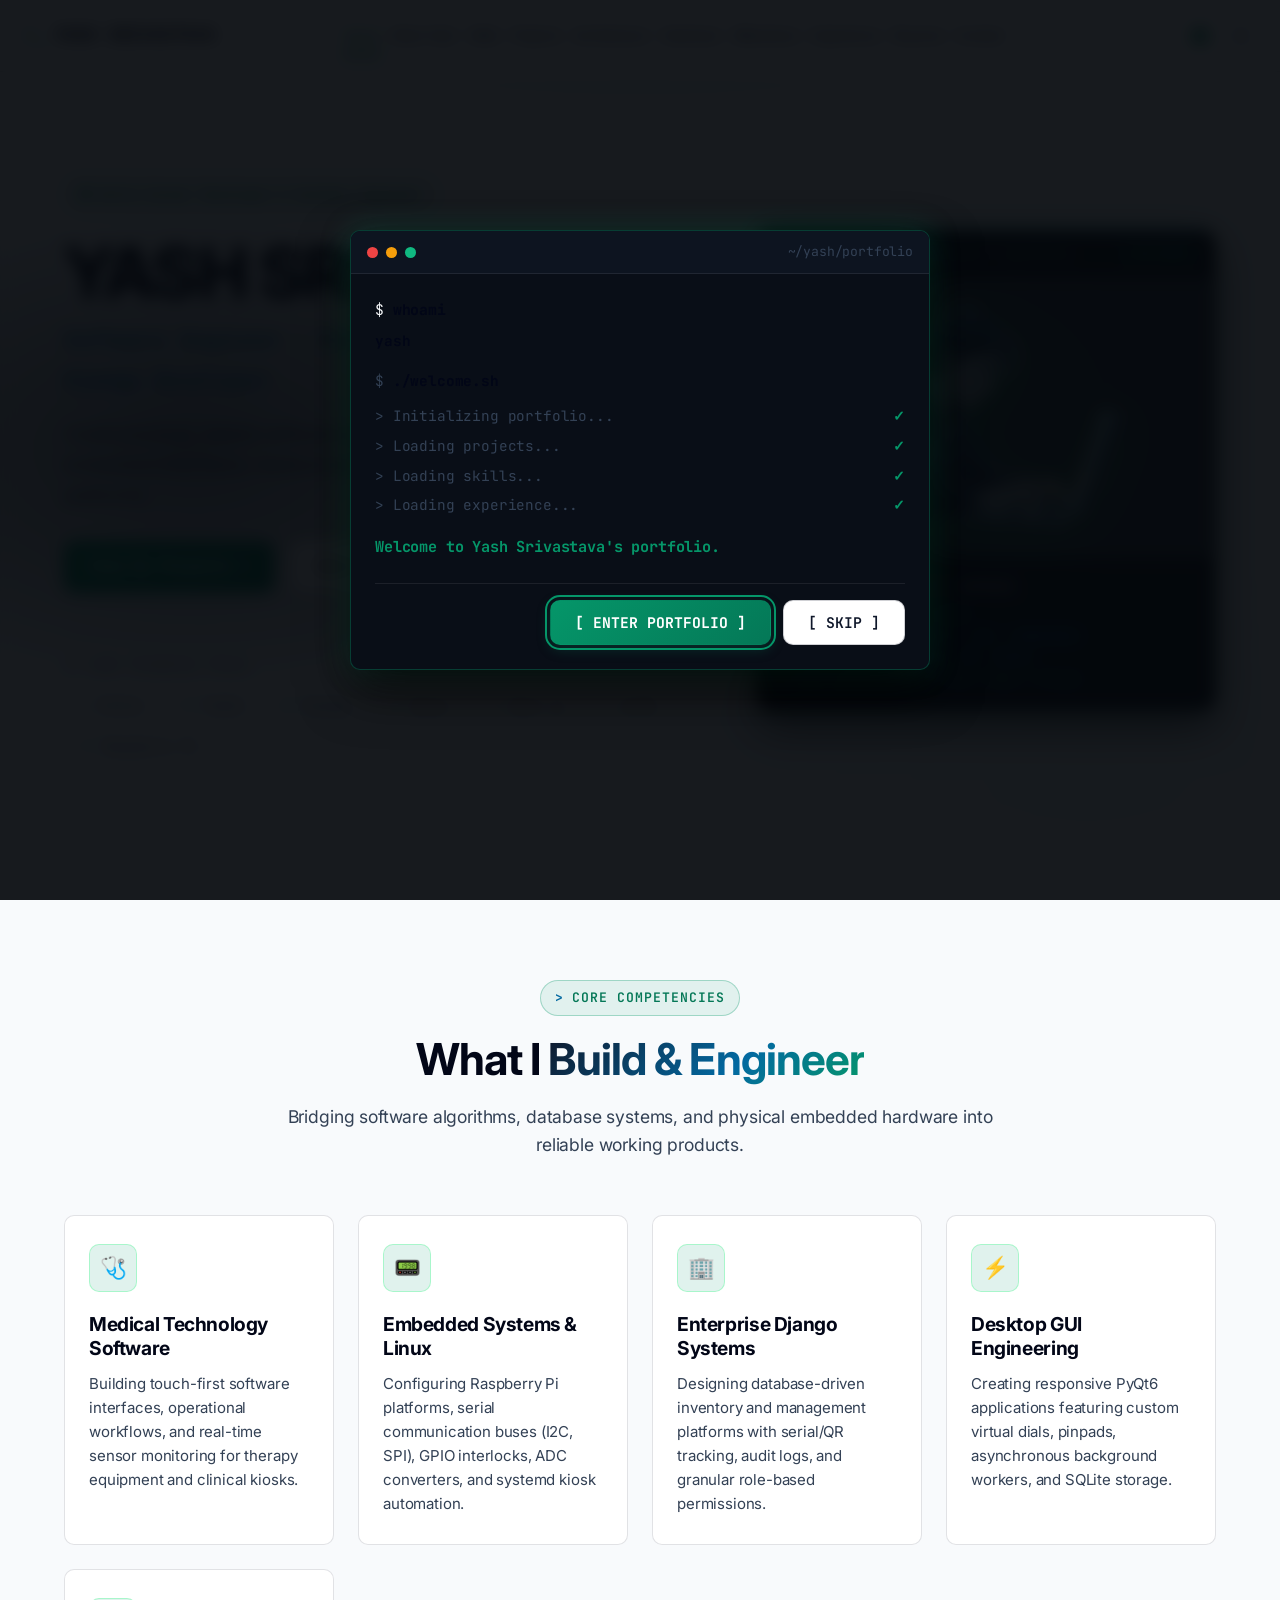
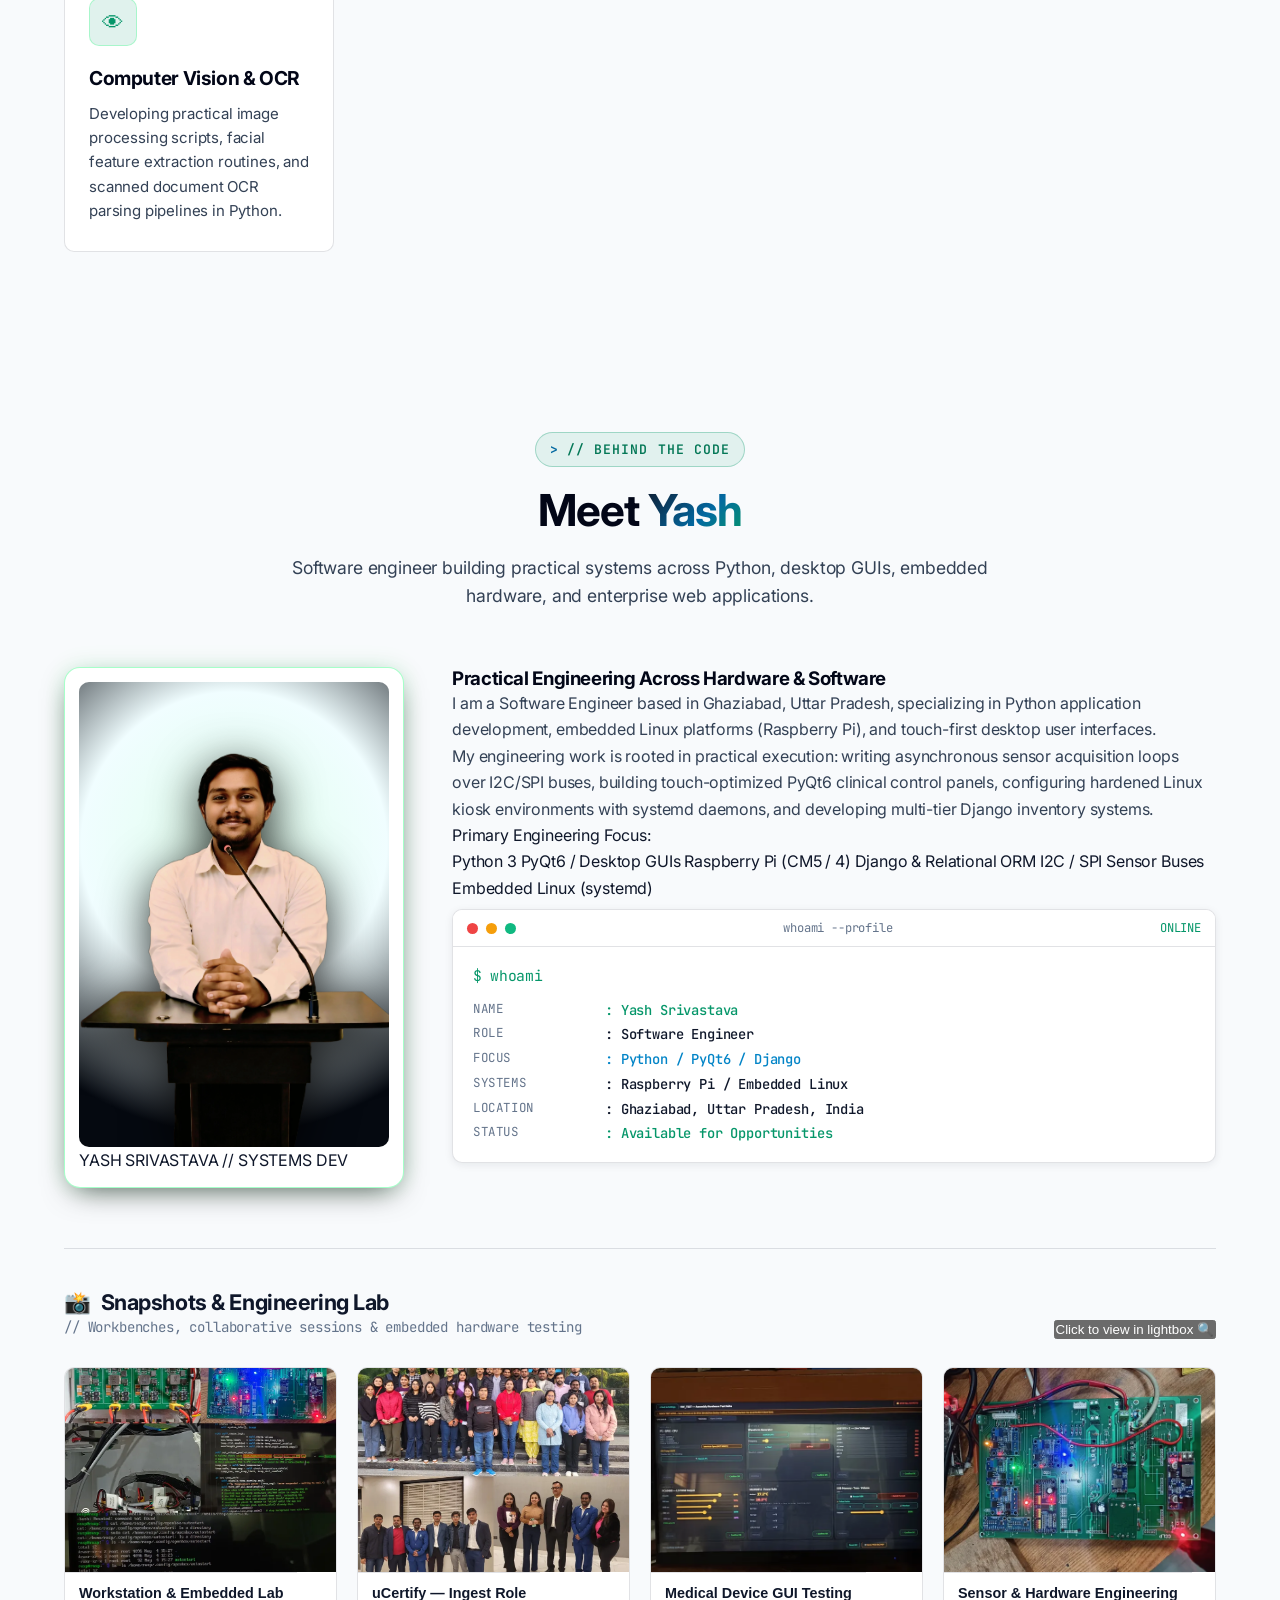
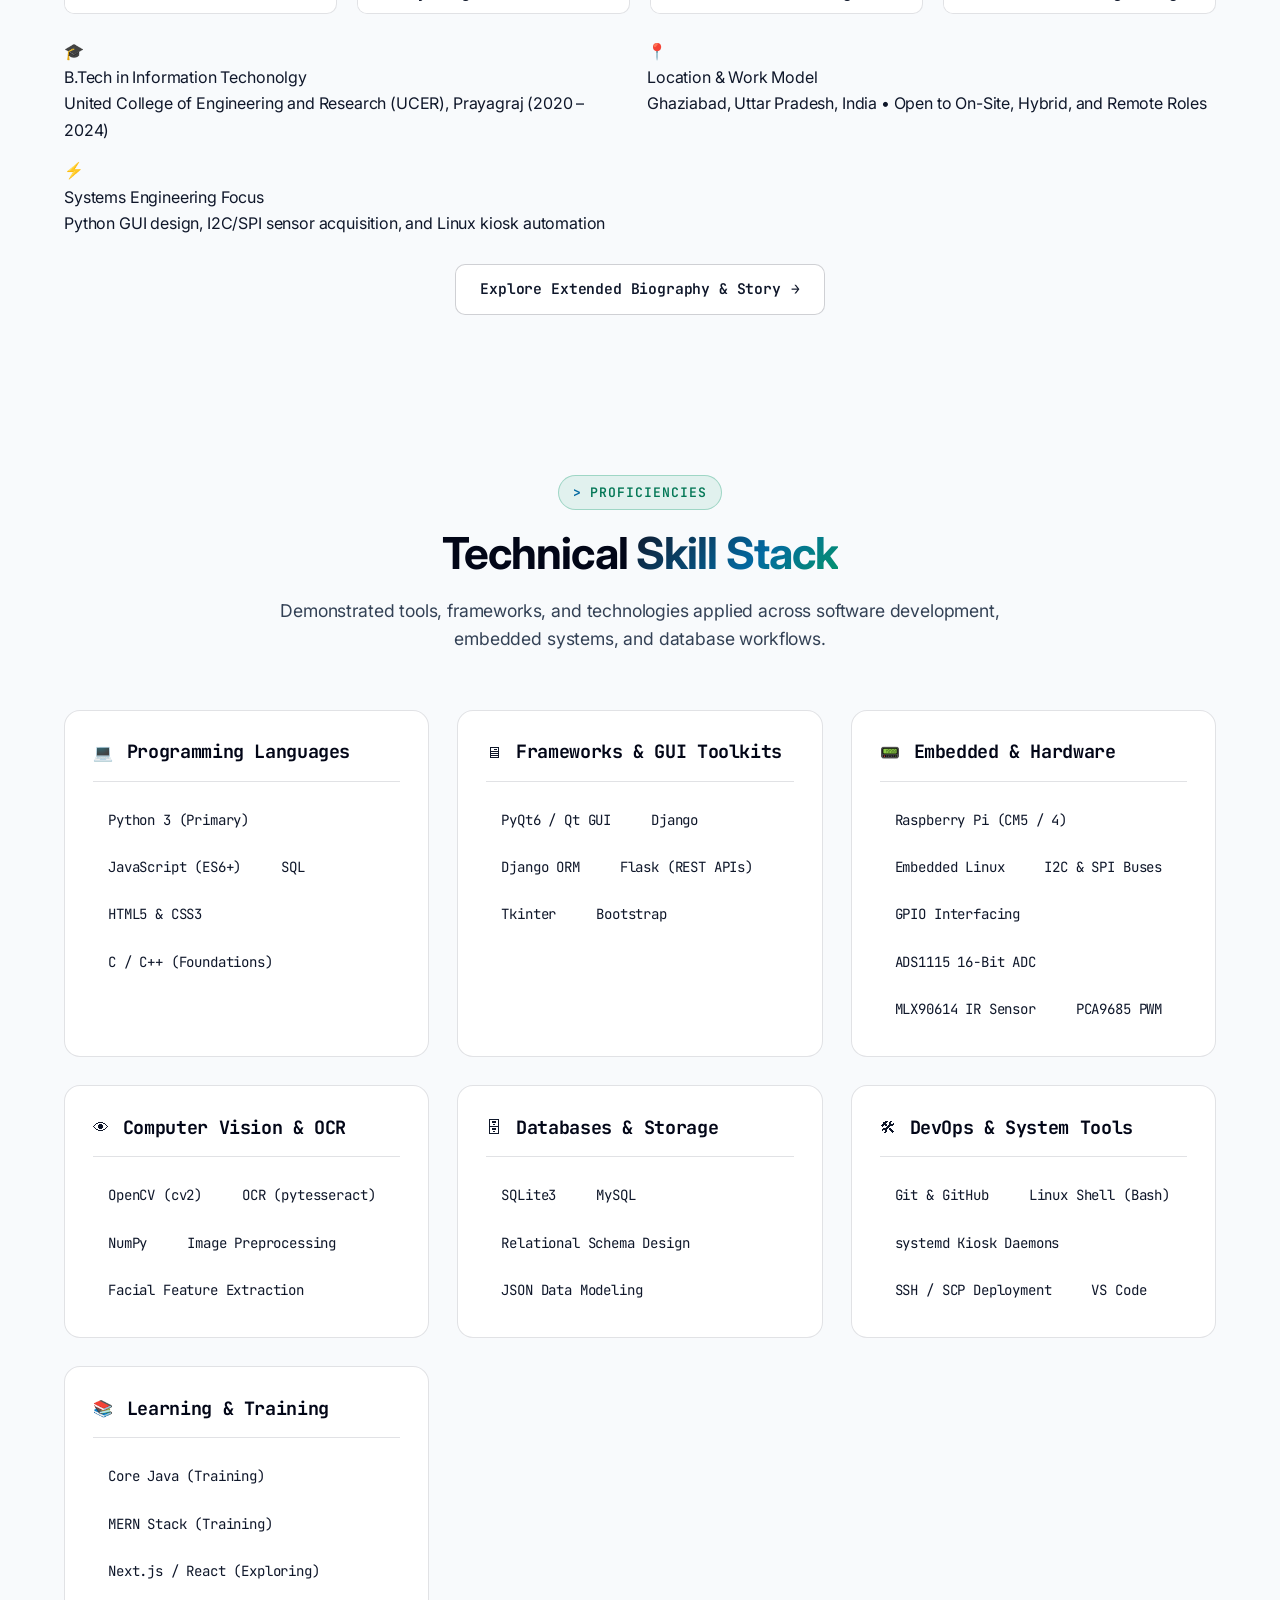
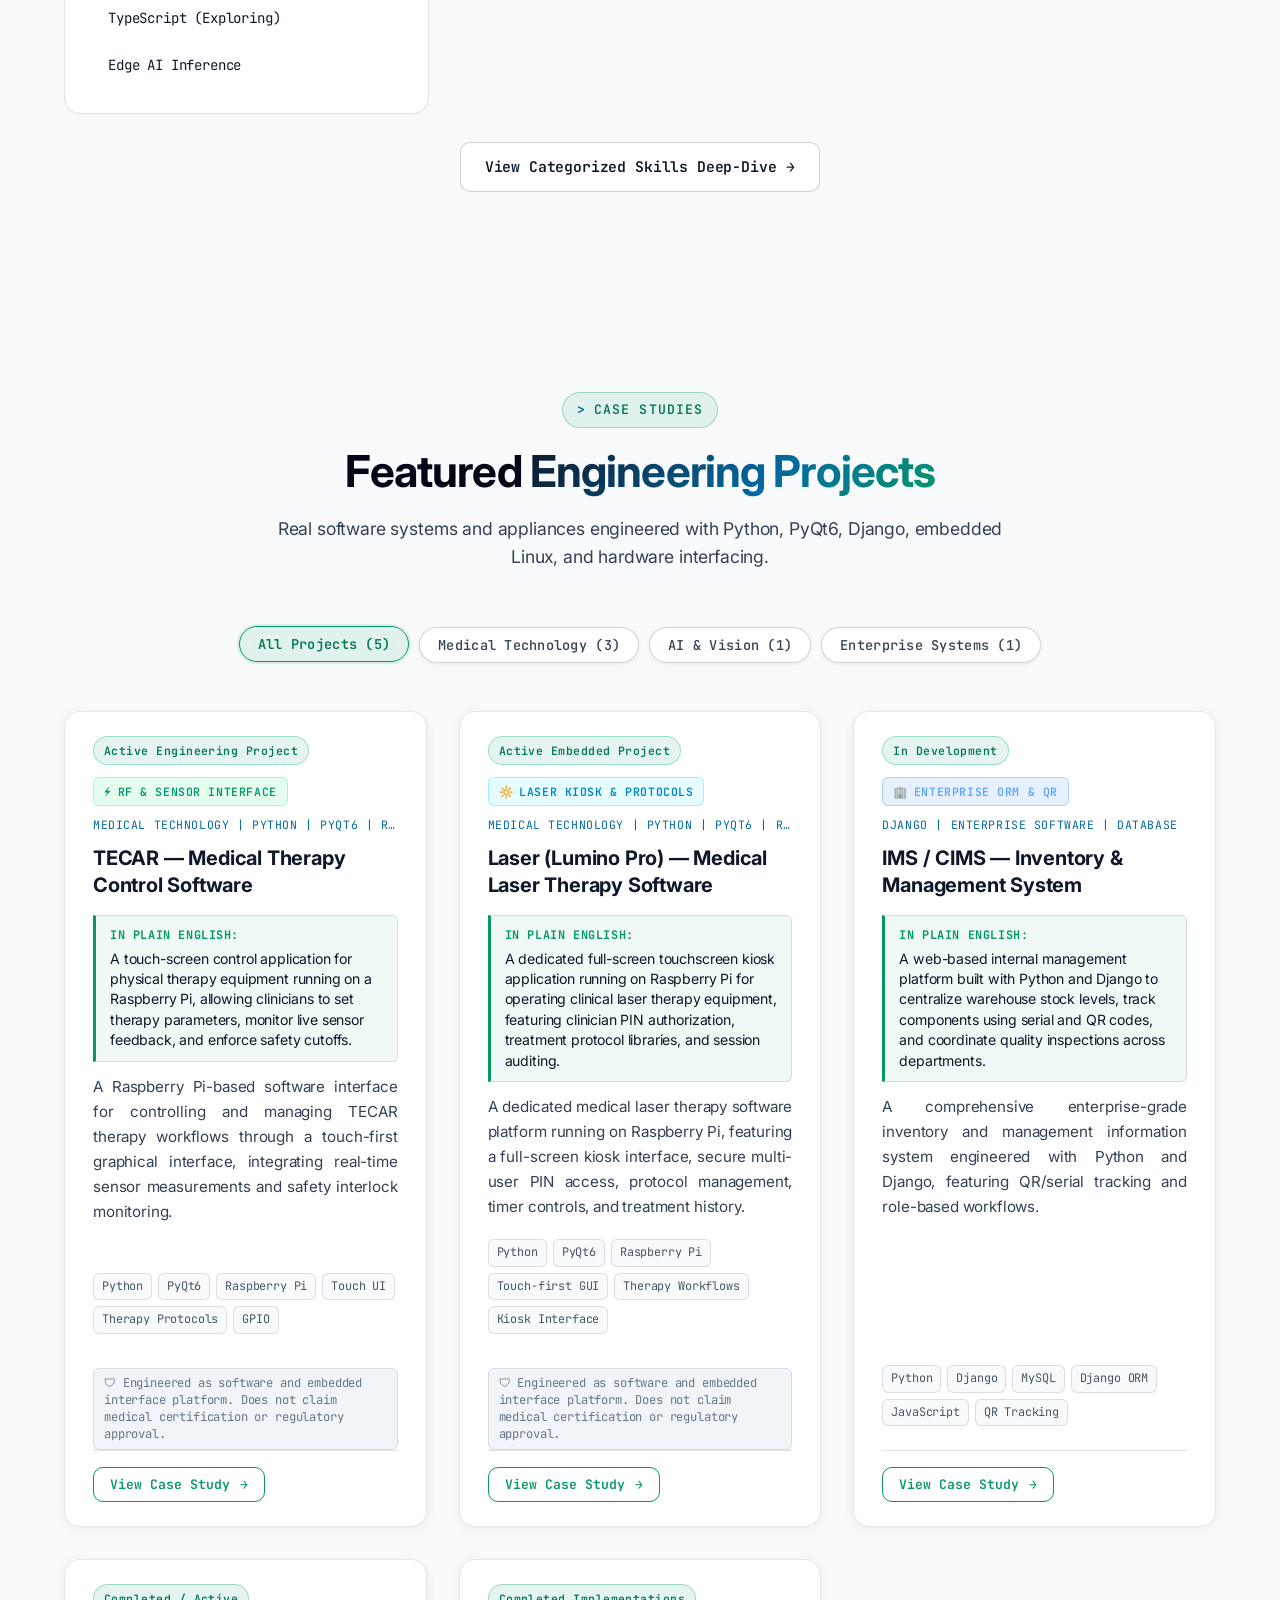
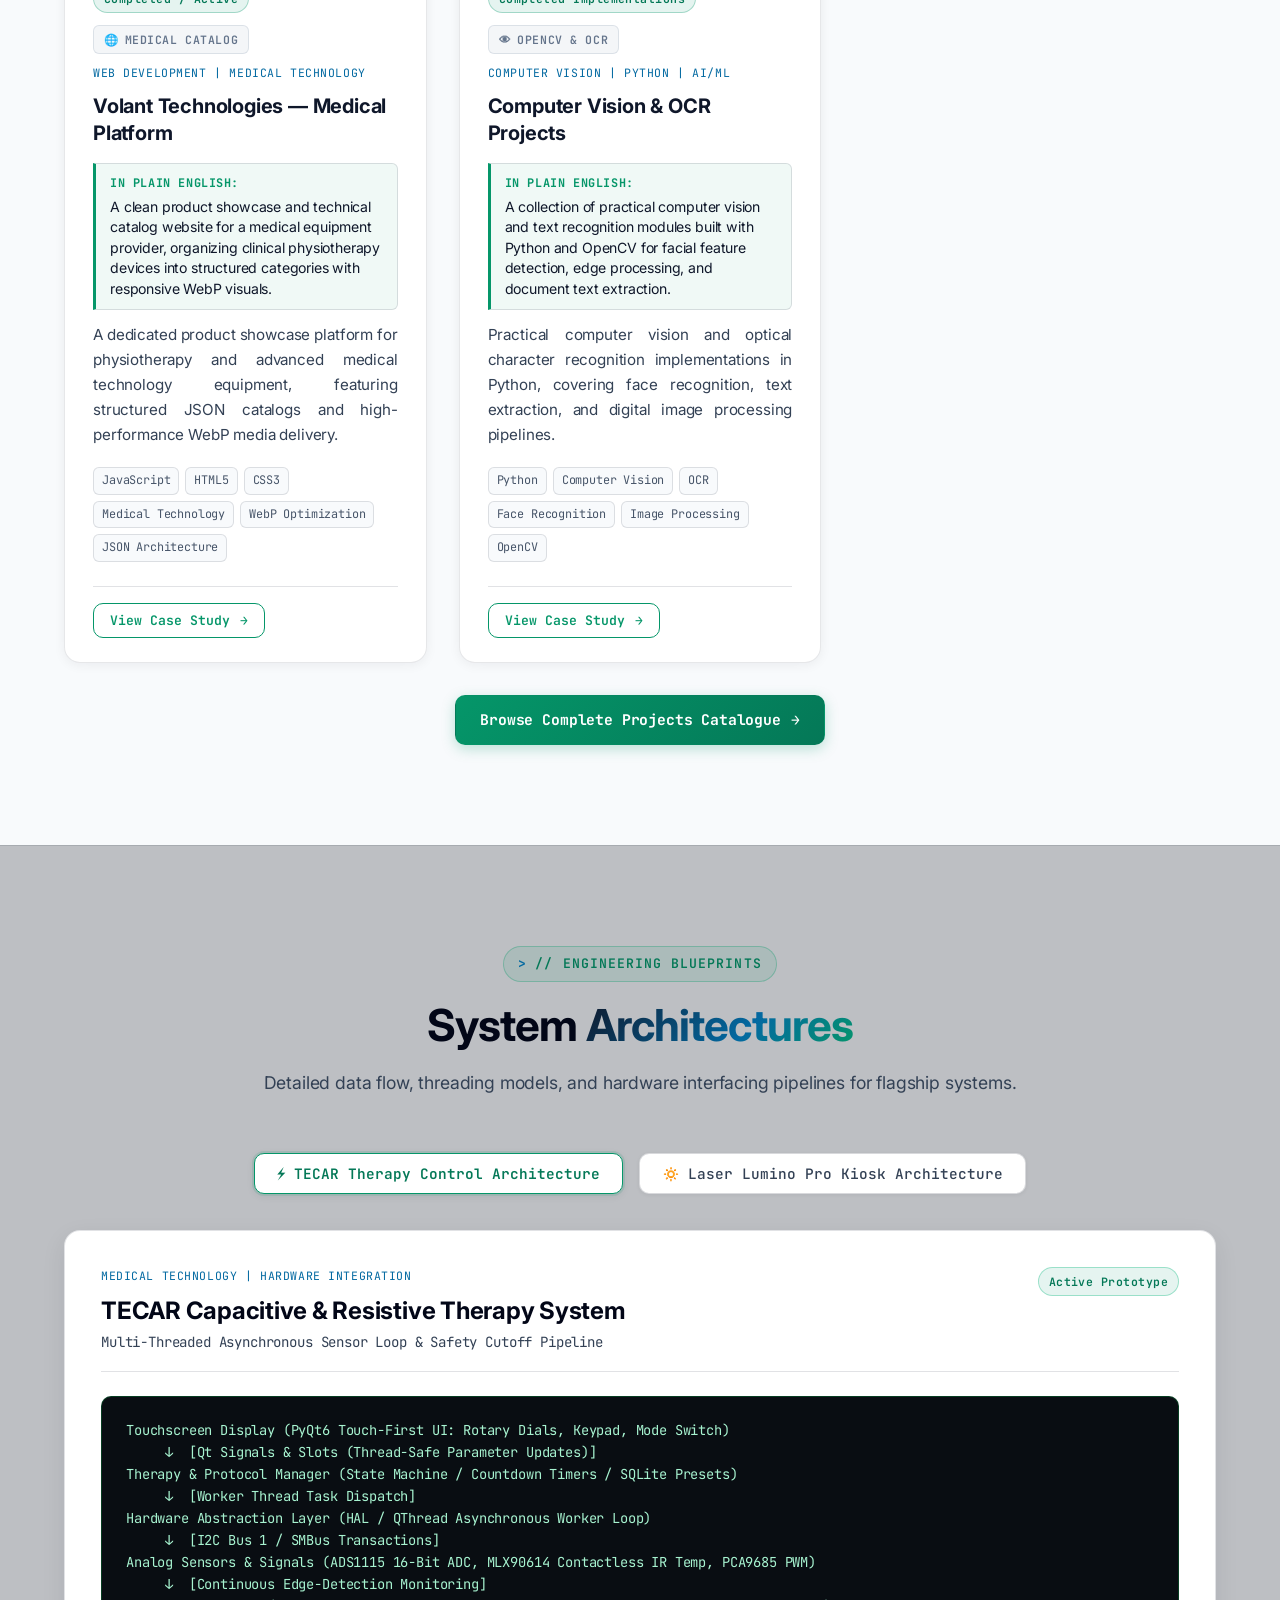
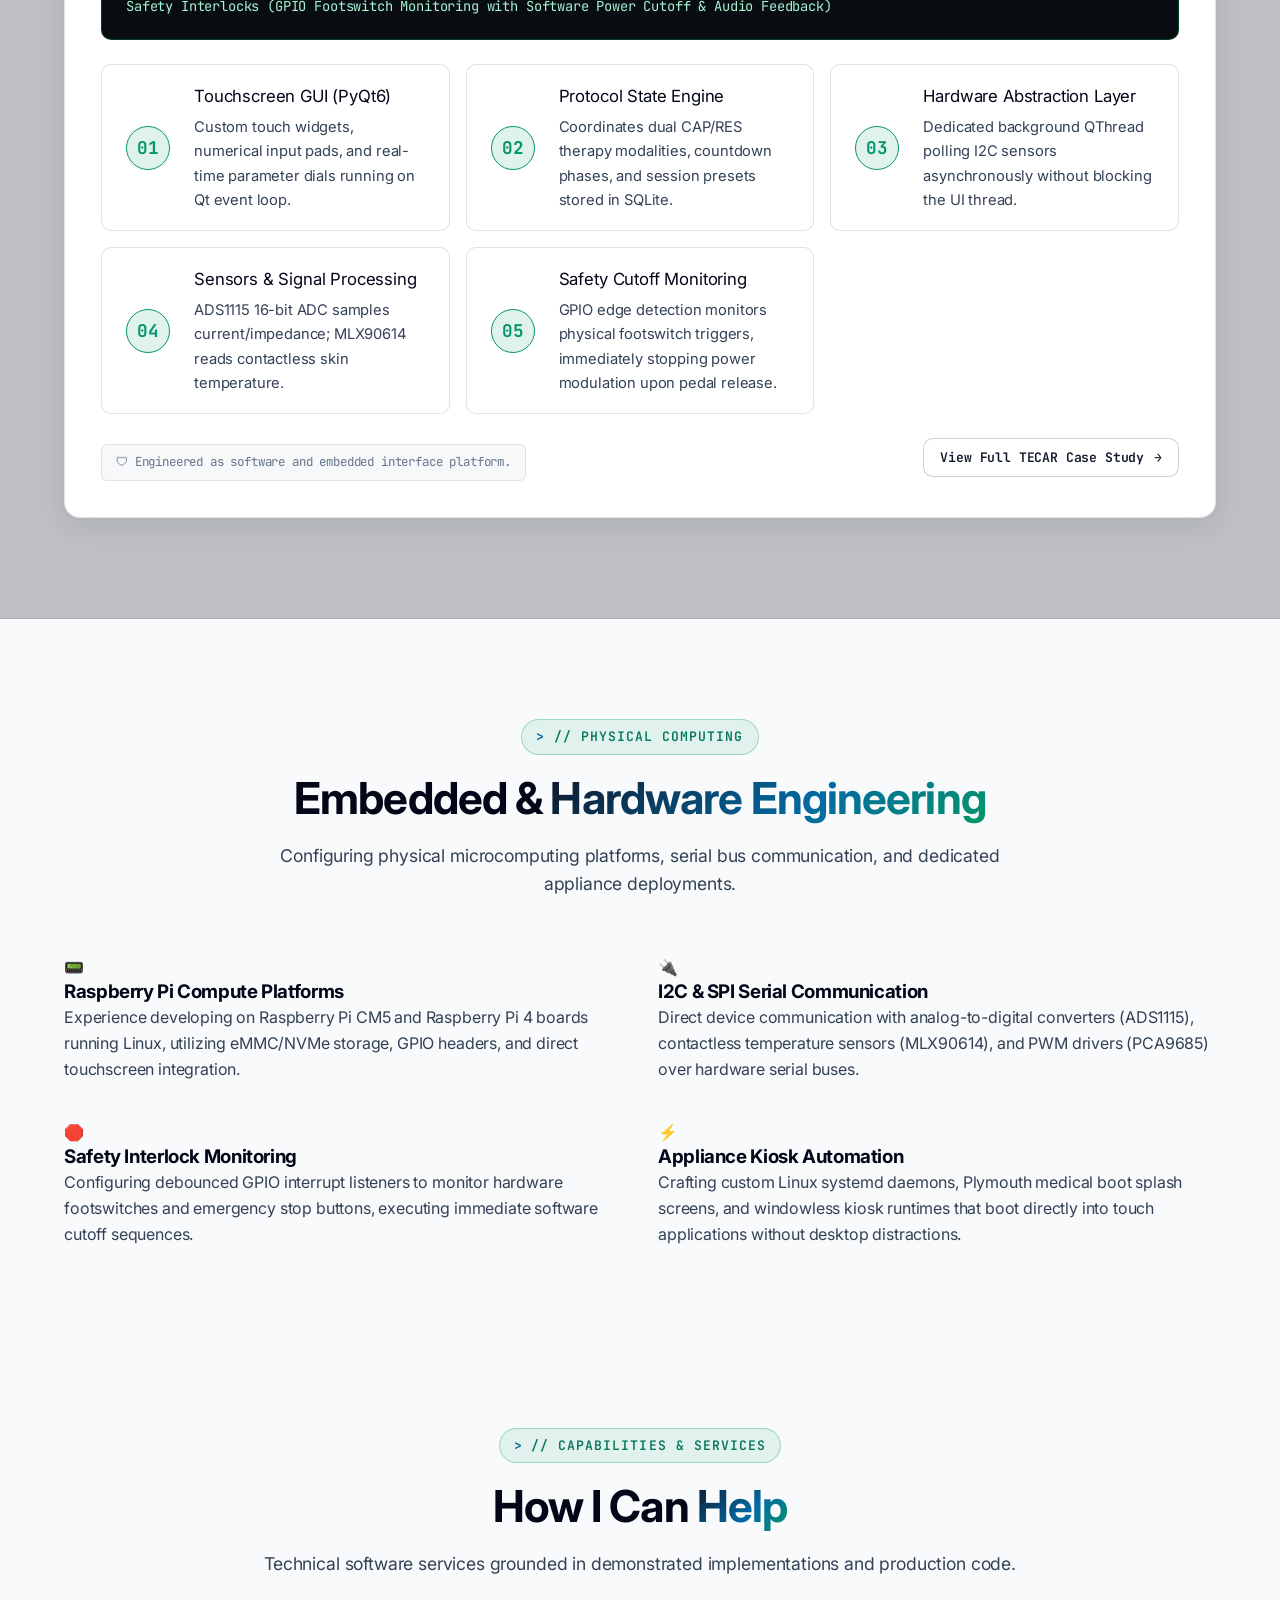
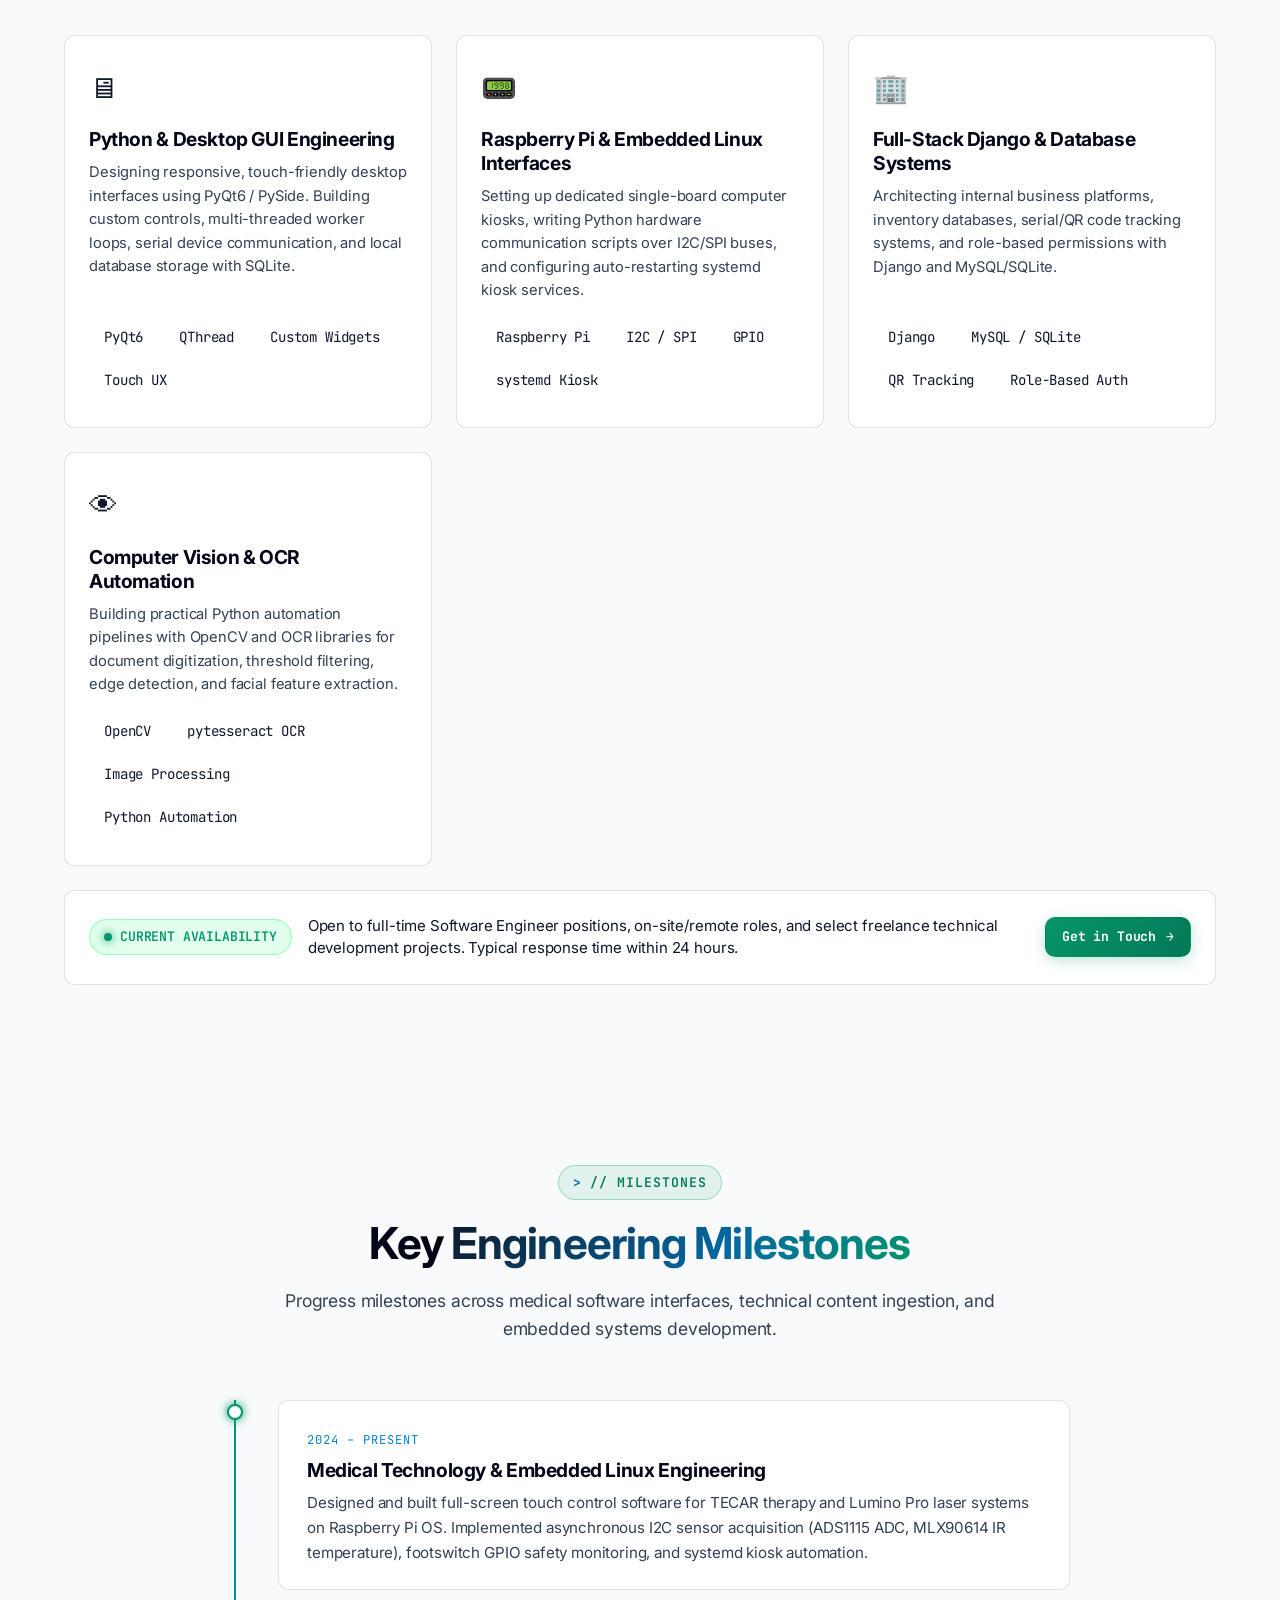
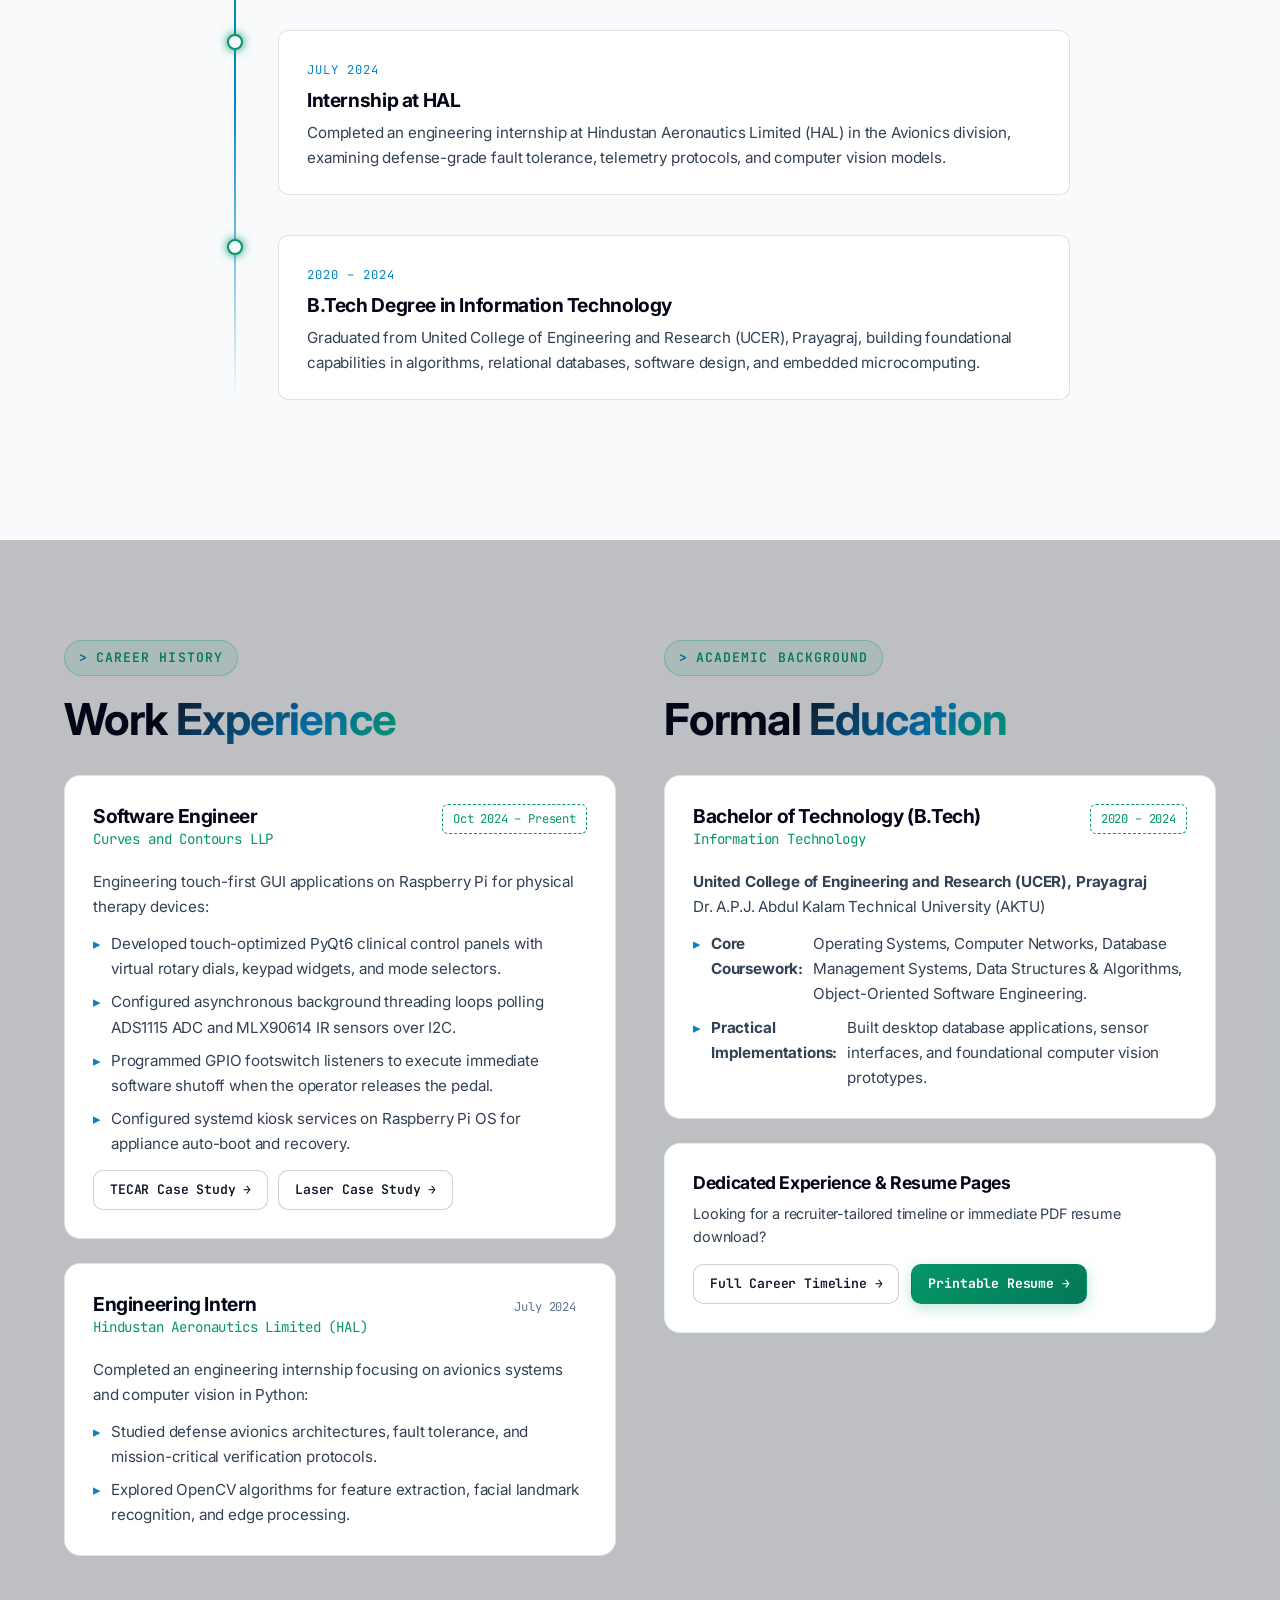
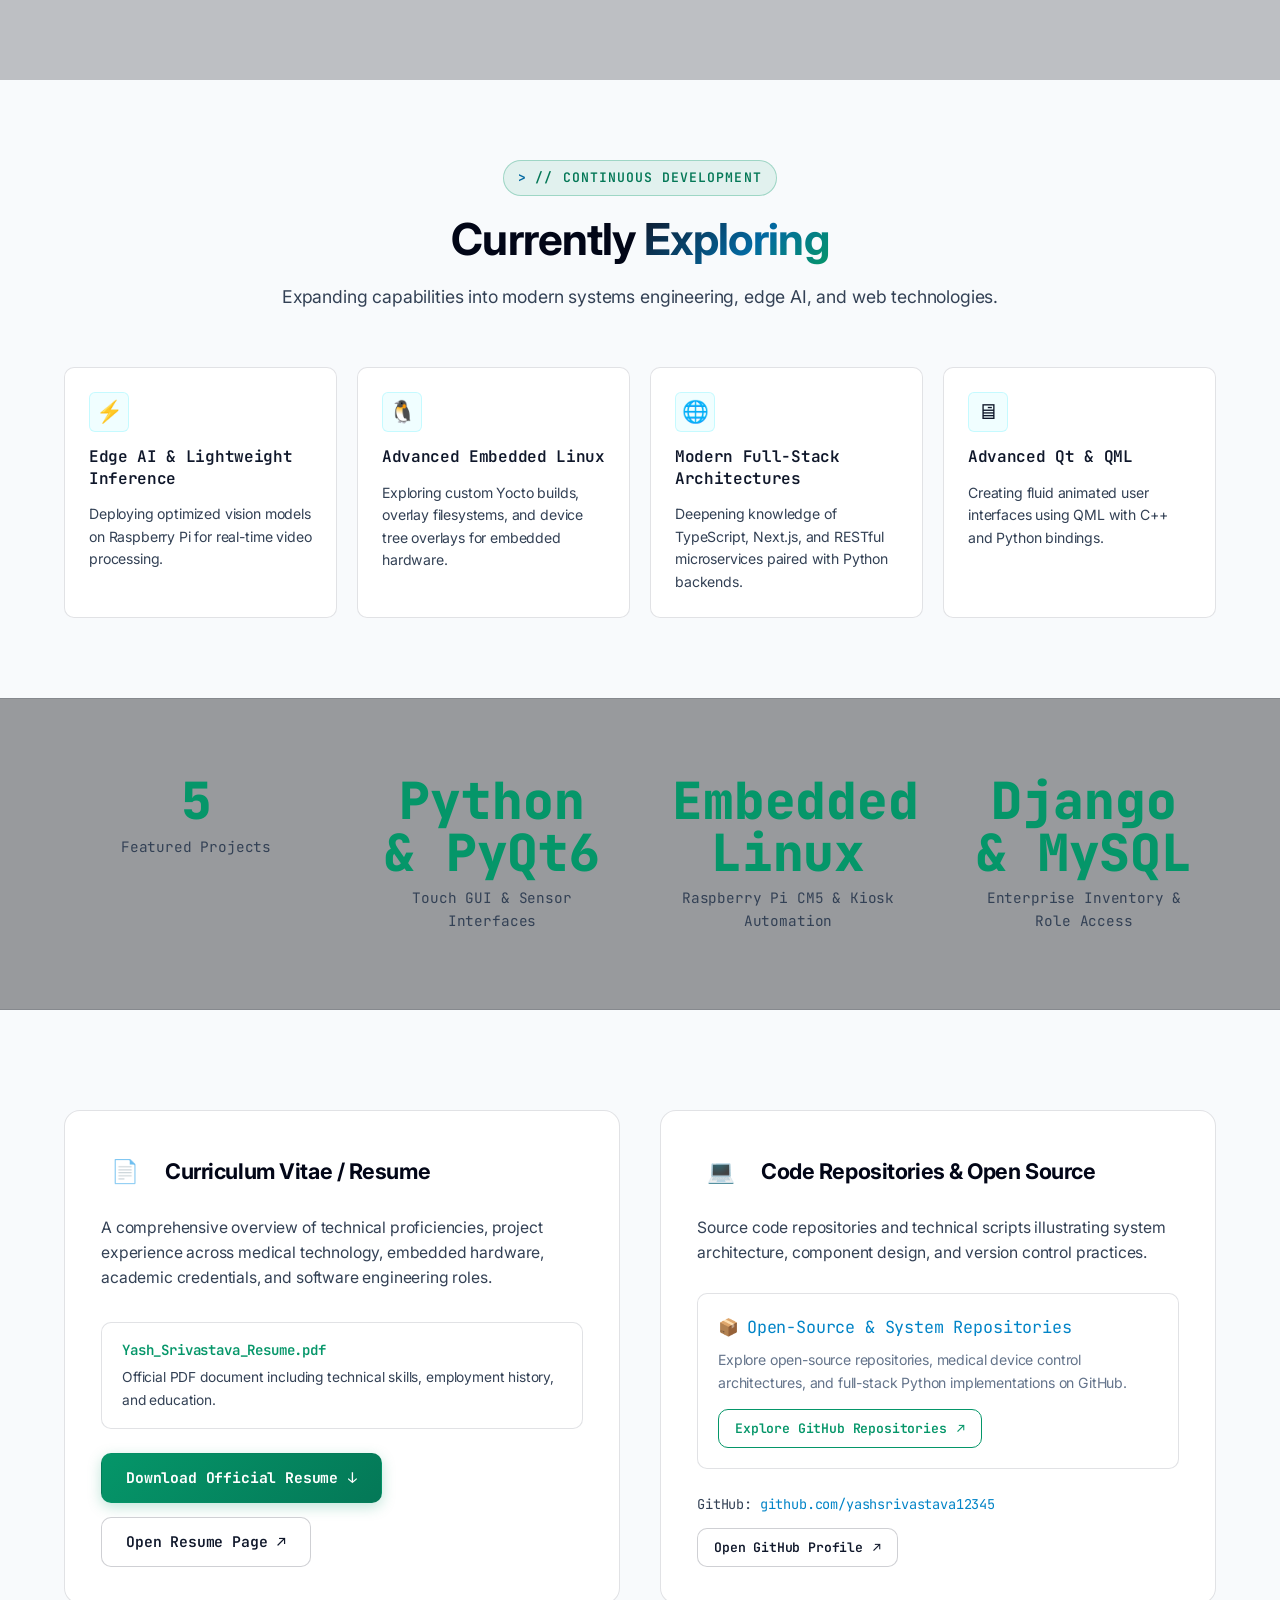
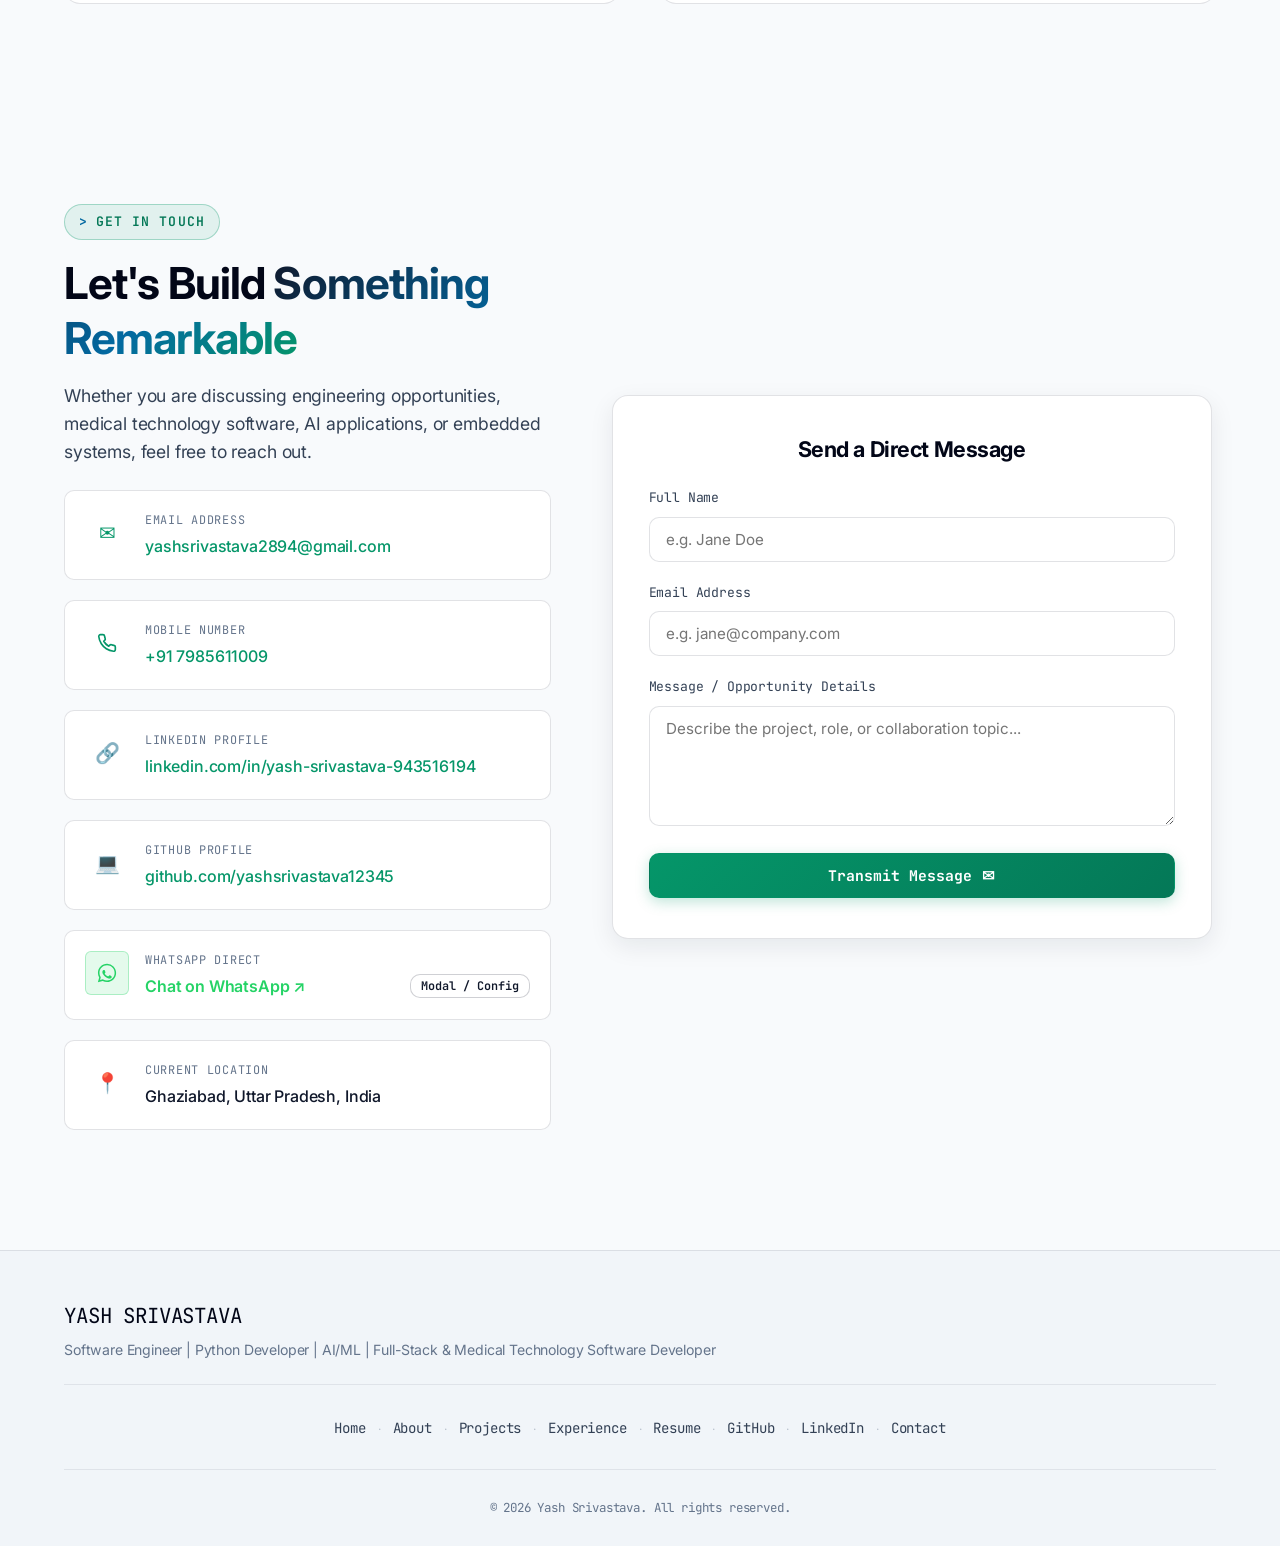
<file: index.html>
<!DOCTYPE html>
<html lang="en" data-theme="dark" data-palette="emerald">
<head>
  <meta charset="UTF-8">
  <meta name="viewport" content="width=device-width, initial-scale=1.0">
  
  <!-- Primary Meta Tags -->
  <title>Yash Srivastava | Software Engineer | Python, PyQt6, Django &amp; Embedded Systems</title>
  <meta name="title" content="Yash Srivastava | Software Engineer | Python, PyQt6, Django &amp; Embedded Systems">
  <meta name="description" content="Portfolio of Yash Srivastava — Software Engineer building practical systems across Python, PyQt6, Django, embedded Linux, and medical technology.">
  <meta name="author" content="Yash Srivastava">
  <meta name="robots" content="index, follow">
  <link rel="canonical" href="https://yashsrivastava.dev/">

  <!-- Immediate Theme & Palette Initialization -->
  <script>
    (function () {
      try {
        var t = localStorage.getItem('portfolio_theme') || (window.matchMedia && window.matchMedia('(prefers-color-scheme: light)').matches ? 'light' : 'dark');
        var p = localStorage.getItem('portfolio_palette') || 'emerald';
        document.documentElement.setAttribute('data-theme', t);
        document.documentElement.setAttribute('data-palette', p);
        // Clear any old intro suppression flag so terminal intro always displays
        localStorage.removeItem('portfolio_intro_v3');
        localStorage.removeItem('portfolio_intro_seen');
        sessionStorage.removeItem('portfolio_intro_seen');
      } catch (e) {}
    })();
  </script>

  <!-- Favicons -->
  <link rel="icon" type="image/x-icon" href="favicon.ico">
  <link rel="icon" type="image/png" sizes="32x32" href="assets/icons/favicon-32x32.png">
  <link rel="apple-touch-icon" sizes="180x180" href="assets/icons/apple-touch-icon.png">

  <!-- Open Graph / Facebook -->
  <meta property="og:type" content="website">
  <meta property="og:url" content="https://yashsrivastava.dev/">
  <meta property="og:title" content="Yash Srivastava | Software Engineer">
  <meta property="og:description" content="Systems software engineer specializing in Python, PyQt6, Django, embedded Linux, and medical technology interfaces.">
  <meta property="og:image" content="https://yashsrivastava.dev/images/og-image.webp">
  <meta property="og:image:width" content="1200">
  <meta property="og:image:height" content="630">
  <meta property="og:image:alt" content="Yash Srivastava - Software Engineer Portfolio Banner">

  <!-- Twitter Card -->
  <meta name="twitter:card" content="summary_large_image">
  <meta name="twitter:url" content="https://yashsrivastava.dev/">
  <meta name="twitter:title" content="Yash Srivastava | Software Engineer">
  <meta name="twitter:description" content="Systems software engineer specializing in Python, PyQt6, Django, embedded Linux, and medical technology interfaces.">
  <meta name="twitter:image" content="https://yashsrivastava.dev/images/og-image.webp">

  <!-- JSON-LD Structured Data -->
  <script type="application/ld+json">
  {
    "@context": "https://schema.org",
    "@graph": [
      {
        "@type": "Person",
        "@id": "https://yashsrivastava.dev/#person",
        "name": "Yash Srivastava",
        "jobTitle": "Software Engineer",
        "url": "https://yashsrivastava.dev/",
        "image": "https://yashsrivastava.dev/images/profile/yash-profile.webp",
        "sameAs": [
          "https://github.com/yashsrivastava12345",
          "https://www.linkedin.com/in/yash-srivastava-363363220/"
        ],
        "address": {
          "@type": "PostalAddress",
          "addressLocality": "Ghaziabad",
          "addressRegion": "Uttar Pradesh",
          "addressCountry": "India"
        },
        "knowsAbout": [
          "Python",
          "PyQt6",
          "Django",
          "Embedded Linux",
          "Raspberry Pi",
          "Computer Vision",
          "OpenCV",
          "SQLite",
          "I2C",
          "SPI"
        ]
      },
      {
        "@type": "ProfilePage",
        "@id": "https://yashsrivastava.dev/",
        "url": "https://yashsrivastava.dev/",
        "name": "Yash Srivastava — Developer Portfolio",
        "mainEntity": {
          "@id": "https://yashsrivastava.dev/#person"
        }
      }
    ]
  }
  </script>

  <!-- Stylesheet -->
  <link rel="stylesheet" href="assets/css/style.css">
  
  <!-- Preconnect Fonts (Inter & JetBrains Mono) -->
  <link rel="preconnect" href="https://fonts.googleapis.com">
  <link rel="preconnect" href="https://fonts.gstatic.com" crossorigin>
  <link href="https://fonts.googleapis.com/css2?family=Inter:wght@400;500;600;700&family=JetBrains+Mono:wght@400;600;700&display=swap" rel="stylesheet">
</head>
<body>
  <!-- Skip to Main Content Link for Accessibility -->
  <a href="#main-content" class="skip-link">Skip to main content</a>

  <!-- Ambient Matrix Canvas Layer -->
  <canvas id="matrixCanvas" aria-hidden="true"></canvas>

  <!-- Sticky Modern Navigation Bar -->
  <header class="navbar" id="top-navbar">
    <div class="container nav-container">
      <a href="#hero" class="nav-brand" aria-label="Yash Srivastava Portfolio Home">
        <span class="brand-prompt replay-terminal-trigger" title="Click to replay Terminal Intro (or press ~)" role="button" tabindex="0" aria-label="Replay Terminal Intro">&gt;_</span>
        <span class="brand-name">YASH SRIVASTAVA</span>
      </a>

      <!-- Navigation Links -->
      <nav aria-label="Main Navigation">
        <ul class="nav-links" id="nav-links">
          <li><a href="#hero" class="nav-link active">Home</a></li>
          <li><a href="#about" class="nav-link">Meet&nbsp;Yash</a></li>
          <li><a href="#skills" class="nav-link">Skills</a></li>
          <li><a href="#projects" class="nav-link">Projects</a></li>
          <li><a href="#architecture" class="nav-link">Architecture</a></li>
          <li><a href="#hardware" class="nav-link">Hardware</a></li>
          <li><a href="#achievements" class="nav-link">Milestones</a></li>
          <li><a href="#experience" class="nav-link">Experience</a></li>
          <li><a href="#resume" class="nav-link">Resume</a></li>
          <li><a href="#contact" class="nav-link">Contact</a></li>
        </ul>
      </nav>

      <!-- Nav Actions (3 Controls + Hamburger) -->
      <div class="nav-actions">
        <div class="nav-controls">
          <!-- 1. Theme Toggle (Dark / Light) -->
          <button type="button" class="ctrl-btn theme-toggle" id="theme-toggle-btn" aria-label="Switch Theme" title="Toggle Theme (Dark / Light)">
            <span class="ctrl-icon theme-icon-dark" aria-hidden="true">&#9790;</span>
            <span class="ctrl-icon theme-icon-light" aria-hidden="true">&#9788;</span>
            <span class="ctrl-label">Dark</span>
          </button>

          <!-- 2. Palette Selector (6 Curated Options) -->
          <div class="palette-dropdown" id="palette-dropdown-container">
            <button type="button" class="ctrl-btn palette-toggle" id="palette-toggle-btn" aria-haspopup="true" aria-expanded="false" aria-label="Select accent color palette" title="Select Color Palette">
              <span class="palette-color-preview" id="palette-color-preview" aria-hidden="true"></span>
              <span class="ctrl-label">Palette</span>
            </button>
            <div class="palette-menu" id="palette-menu" role="menu" aria-label="Color Palettes">
              <button type="button" class="palette-option active" data-palette="emerald" role="menuitem"><span class="swatch swatch-emerald"></span> Emerald</button>
              <button type="button" class="palette-option" data-palette="electric-blue" role="menuitem"><span class="swatch swatch-blue"></span> Electric Blue</button>
              <button type="button" class="palette-option" data-palette="cyan" role="menuitem"><span class="swatch swatch-cyan"></span> Neon Cyan</button>
              <button type="button" class="palette-option" data-palette="violet" role="menuitem"><span class="swatch swatch-violet"></span> Royal Violet</button>
              <button type="button" class="palette-option" data-palette="amber" role="menuitem"><span class="swatch swatch-amber"></span> Cyber Amber</button>
              <button type="button" class="palette-option" data-palette="monochrome" role="menuitem"><span class="swatch swatch-mono"></span> Monochrome</button>
              <div style="height: 1px; background: var(--border-subtle); margin: 6px 0;" role="separator"></div>
              <button type="button" class="palette-option replay-terminal-trigger" role="menuitem" style="color: var(--accent);"><span style="font-family: var(--font-mono);">&gt;_</span> Replay Intro</button>
            </div>
          </div>

          <!-- 3. Matrix FX Toggle -->
          <button type="button" class="ctrl-btn matrix-toggle" id="matrix-toggle-btn" aria-pressed="false" aria-label="Toggle Matrix Canvas Animation" title="Toggle Matrix FX">
            <span class="matrix-status-dot"></span>
            <span class="ctrl-label">Matrix: OFF</span>
          </button>
        </div>

        <button type="button" class="menu-toggle" id="menu-toggle" aria-label="Toggle Navigation Menu" aria-expanded="false" aria-controls="nav-links">
          <svg viewBox="0 0 24 24" fill="none" stroke="currentColor" stroke-width="2" stroke-linecap="round" stroke-linejoin="round" aria-hidden="true">
            <line x1="3" y1="12" x2="21" y2="12"></line>
            <line x1="3" y1="6" x2="21" y2="6"></line>
            <line x1="3" y1="18" x2="21" y2="18"></line>
          </svg>
        </button>
      </div>
    </div>
  </header>

  <!-- ========================================================================
       FIRST-VISIT TERMINAL INTRO POPUP (Interactive & Respects Reduced Motion)
       ======================================================================== -->
  <div class="terminal-intro-overlay" id="terminal-intro-modal" role="dialog" aria-modal="true" aria-labelledby="terminal-intro-title">
    <div class="terminal-intro-window">
      <div class="terminal-window-header">
        <div class="terminal-dots" aria-hidden="true">
          <span class="dot dot-red"></span>
          <span class="dot dot-yellow"></span>
          <span class="dot dot-green"></span>
        </div>
        <div class="terminal-window-title" id="terminal-intro-title">~/yash/portfolio</div>
      </div>
      <div class="terminal-window-body">
        <div class="terminal-prompt-line" style="margin-bottom: 8px;">
          <span class="terminal-prompt-sym">$</span> <span class="terminal-command">whoami</span>
        </div>
        <div class="terminal-output-area">
          <div class="term-line" data-delay="80" style="color: var(--text-highlight); font-weight: 600;">yash</div>
          
          <div class="term-line" data-delay="200" style="margin-top: 10px; margin-bottom: 6px;">
            <span class="terminal-prompt-sym">$</span> <span class="terminal-command">./welcome.sh</span>
          </div>
          
          <div class="term-line" data-delay="340" style="display: flex; justify-content: space-between;">
            <span>&gt; Initializing portfolio...</span>
            <span class="term-accent">&check;</span>
          </div>
          <div class="term-line" data-delay="480" style="display: flex; justify-content: space-between;">
            <span>&gt; Loading projects...</span>
            <span class="term-accent">&check;</span>
          </div>
          <div class="term-line" data-delay="620" style="display: flex; justify-content: space-between;">
            <span>&gt; Loading skills...</span>
            <span class="term-accent">&check;</span>
          </div>
          <div class="term-line" data-delay="760" style="display: flex; justify-content: space-between;">
            <span>&gt; Loading experience...</span>
            <span class="term-accent">&check;</span>
          </div>
          
          <div class="term-line term-success" data-delay="920" style="margin-top: 12px; font-size: 0.95rem;">
            Welcome to Yash Srivastava's portfolio.
          </div>
        </div>
        <div class="terminal-actions">
          <button type="button" class="btn btn-primary" id="btn-enter-portfolio">
            <span>[ ENTER PORTFOLIO ]</span>
          </button>
          <button type="button" class="btn btn-secondary" id="btn-skip-intro">
            <span>[ SKIP ]</span>
          </button>
        </div>
      </div>
    </div>
  </div>

  <!-- Main Content Landmark -->
  <main id="main-content">

      <!-- ========================================================================
         HERO SECTION (Responsive: Name, Role & CTAs First on Mobile)
         ======================================================================== -->
      <section class="hero" id="hero">
          <div class="container hero-grid">
              <div class="hero-content">
                  <div class="hero-status-pill">
                      <span class="pulse-indicator"></span>
                      <span>Early-Career Developer &amp; Systems Engineer</span>
                  </div>

                  <h1 class="hero-name">
                      <span class="glow-text">YASH SRIVASTAVA</span>
                  </h1>

                  <div class="hero-headline">
                      <span class="headline-item">Software Engineer <span class="divider" aria-hidden="true">|</span></span>
                      <span class="headline-item">Python &amp; Embedded Systems <span class="divider" aria-hidden="true">|</span></span>
                      <span class="headline-item">Django Developer</span>
                  </div>

                  <p class="hero-description">
                      I build practical, reliable software systems across Python, touch-first embedded interfaces, medical technology, and enterprise data platforms.
                  </p>

                  <div class="hero-cta-group">
                      <a href="#projects" class="btn btn-primary">
                          <span>View My Projects</span>
                          <span aria-hidden="true">&rarr;</span>
                      </a>
                      <a href="assets/Yash_Srivastava_Resume.pdf" target="_blank" rel="noopener noreferrer" class="btn btn-secondary">
                          <span>View Resume</span>
                          <span aria-hidden="true">&darr;</span>
                      </a>
                      <a href="#contact" class="btn btn-outline-cyan">
                          <span>Contact Me</span>
                          <span aria-hidden="true">&#9993;</span>
                      </a>
                  </div>

                  <!-- Technical Status Area -->
                  <div class="tech-status-wrapper">
                      <div class="tech-status-label">// Core Technical Focus</div>
                      <div class="tech-status-badges">
                          <span class="tech-badge"><span class="badge-glyph">&gt;_</span> Python</span>
                          <span class="tech-badge"><span class="badge-glyph">{ }</span> PyQt6</span>
                          <span class="tech-badge"><span class="badge-glyph">&lt;/&gt;</span> Django</span>
                          <span class="tech-badge"><span class="badge-glyph">&lt;/&gt;</span> React</span>
                          <span class="tech-badge"><span class="badge-glyph">[ ]</span> Next.js</span>
                          <span class="tech-badge"><span class="badge-glyph">&gt;_</span> AI/ML</span>
                          <span class="tech-badge"><span class="badge-glyph">{ }</span> Raspberry Pi</span>
                      </div>
                  </div>
              </div>

              <!-- Hero Terminal Visual Card -->
              <div class="hero-visual">
                  <div class="terminal-card">
                      <div class="terminal-header">
                          <div class="terminal-dots">
                              <span class="dot-red"></span>
                              <span class="dot-yellow"></span>
                              <span class="dot-green"></span>
                          </div>
                          <div class="terminal-title">yash@workstation: ~/portfolio</div>
                          <div class="terminal-badge">LIVE_NODE</div>
                      </div>

                      <div class="terminal-image-container">
                          <img src="images/projects/AIwallpaper20250202040324316.webp" onerror="this.onerror=null;this.src='images/projects/AIwallpaper20250202040324316.png';" alt="Developer at workstation coding on a laptop" loading="eager" width="480" height="240">
                      </div>

                      <div class="terminal-body">
                          <div class="terminal-row">
                              <span class="terminal-prompt">$</span>
                              <span class="terminal-cmd">./system_status.sh --verbose</span>
                          </div>
                          <div class="terminal-output">
                              STATUS: <span class="val-green">READY_TO_BUILD</span><br>
                              DISCIPLINE: <span class="val-cyan">Software + AI + Embedded</span><br>
                              LOCATION: <span class="val-cyan">Ghaziabad, UP, India</span><br>
                              ARCH: <span class="val-green">Raspberry Pi CM5 / Web / Cloud</span>
                          </div>
                      </div>
                  </div>
              </div>
          </div>
      </section>

      <!-- ========================================================================
         "WHAT I BUILD" (CORE CAPABILITIES) SECTION
         ======================================================================== -->
      <section class="capabilities" id="capabilities">
          <div class="container">
              <div class="section-header">
                  <span class="section-tag">Core Competencies</span>
                  <h2 class="section-title">What I <span class="text-gradient">Build &amp; Engineer</span></h2>
                  <p class="section-subtitle">
                      Bridging software algorithms, database systems, and physical embedded hardware into reliable working products.
                  </p>
              </div>

              <div class="capabilities-grid">
                  <!-- Capability 1 -->
                  <div class="capability-card">
                      <div class="capability-icon" aria-hidden="true">&#129658;</div>
                      <h3 class="capability-title">Medical Technology Software</h3>
                      <p class="capability-desc">
                          Building touch-first software interfaces, operational workflows, and real-time sensor monitoring for therapy equipment and clinical kiosks.
                      </p>
                  </div>

                  <!-- Capability 2 -->
                  <div class="capability-card">
                      <div class="capability-icon" aria-hidden="true">&#128223;</div>
                      <h3 class="capability-title">Embedded Systems &amp; Linux</h3>
                      <p class="capability-desc">
                          Configuring Raspberry Pi platforms, serial communication buses (I2C, SPI), GPIO interlocks, ADC converters, and systemd kiosk automation.
                      </p>
                  </div>

                  <!-- Capability 3 -->
                  <div class="capability-card">
                      <div class="capability-icon" aria-hidden="true">&#127970;</div>
                      <h3 class="capability-title">Enterprise Django Systems</h3>
                      <p class="capability-desc">
                          Designing database-driven inventory and management platforms with serial/QR tracking, audit logs, and granular role-based permissions.
                      </p>
                  </div>

                  <!-- Capability 4 -->
                  <div class="capability-card">
                      <div class="capability-icon" aria-hidden="true">&#9889;</div>
                      <h3 class="capability-title">Desktop GUI Engineering</h3>
                      <p class="capability-desc">
                          Creating responsive PyQt6 applications featuring custom virtual dials, pinpads, asynchronous background workers, and SQLite storage.
                      </p>
                  </div>

                  <!-- Capability 5 -->
                  <div class="capability-card">
                      <div class="capability-icon" aria-hidden="true">&#128065;</div>
                      <h3 class="capability-title">Computer Vision &amp; OCR</h3>
                      <p class="capability-desc">
                          Developing practical image processing scripts, facial feature extraction routines, and scanned document OCR parsing pipelines in Python.
                      </p>
                  </div>
              </div>
          </div>
      </section>

      <!-- ========================================================================
         MEET YASH / BEHIND THE CODE (PERSONAL PHOTO & IDENTITY SECTION)
         ======================================================================== -->
      <section class="meet-yash-section about" id="about">
          <div class="container">
              <!-- Section Header -->
              <div class="section-header">
                  <span class="section-tag">// Behind the Code</span>
                  <h2 class="section-title">Meet&nbsp;<span class="text-gradient">Yash</span></h2>
                  <p class="section-subtitle">
                      Software engineer building practical systems across Python, desktop GUIs, embedded hardware, and enterprise web applications.
                  </p>
              </div>

              <!-- Solo Profile Photo Presentation -->
              <div class="meet-yash-profile-grid">
                  <!-- Left Column: Portrait Card -->
                  <div class="profile-photo-column">
                      <div class="profile-photo-card" id="main-profile-photo-card" role="button" tabindex="0" aria-label="View Yash Srivastava portrait in fullscreen lightbox" title="Click to open portrait in lightbox">
                          <div class="profile-photo-wrapper">
                              <div class="corner-bracket cb-tl" aria-hidden="true"></div>
                              <div class="corner-bracket cb-tr" aria-hidden="true"></div>
                              <div class="corner-bracket cb-bl" aria-hidden="true"></div>
                              <div class="corner-bracket cb-br" aria-hidden="true"></div>
                              <img src="images/profile/yash-profile.webp" onerror="if(this.src.indexOf('.webp')!==-1){this.src='images/profile/yash-profile.png';}" alt="Yash Srivastava portrait photograph" class="profile-photo-img" width="340" height="510" loading="eager">
                          </div>
                          <div class="profile-photo-badge">
                              <span class="badge-status-dot" aria-hidden="true"></span>
                              <span>YASH SRIVASTAVA // SYSTEMS DEV</span>
                          </div>
                      </div>
                  </div>

                  <!-- Right Column: Personal Narrative & Terminal Identity -->
                  <div class="profile-narrative-column">
                      <h3 class="narrative-heading">
                          Practical Engineering Across Hardware &amp; Software
                      </h3>

                      <p class="narrative-lead">
                          I am a Software Engineer based in Ghaziabad, Uttar Pradesh, specializing in Python application development, embedded Linux platforms (Raspberry Pi), and touch-first desktop user interfaces.
                      </p>

                      <p class="narrative-body">
                          My engineering work is rooted in practical execution: writing asynchronous sensor acquisition loops over I2C/SPI buses, building touch-optimized PyQt6 clinical control panels, configuring hardened Linux kiosk environments with systemd daemons, and developing multi-tier Django inventory systems.
                      </p>

                      <div class="key-focus-areas">
                          <div class="focus-title">Primary Engineering Focus:</div>
                          <div class="focus-pills">
                              <span class="focus-pill">Python 3</span>
                              <span class="focus-pill">PyQt6 / Desktop GUIs</span>
                              <span class="focus-pill">Raspberry Pi (CM5 / 4)</span>
                              <span class="focus-pill">Django &amp; Relational ORM</span>
                              <span class="focus-pill">I2C / SPI Sensor Buses</span>
                              <span class="focus-pill">Embedded Linux (systemd)</span>
                          </div>
                      </div>

                      <!-- Personal Identity Card ($ whoami) -->
                      <div class="identity-terminal-card">
                          <div class="identity-terminal-header">
                              <div class="terminal-dots" aria-hidden="true">
                                  <span class="dot-red"></span>
                                  <span class="dot-yellow"></span>
                                  <span class="dot-green"></span>
                              </div>
                              <div>whoami --profile</div>
                              <div style="color: var(--accent-green);">ONLINE</div>
                          </div>
                          <div class="identity-terminal-body">
                              <div class="terminal-prompt-line">
                                  <span aria-hidden="true">$</span>
                                  <span>whoami</span>
                              </div>
                              <div class="identity-row">
                                  <span class="identity-key">NAME</span>
                                  <span class="identity-val highlight-green">: Yash Srivastava</span>
                              </div>
                              <div class="identity-row">
                                  <span class="identity-key">ROLE</span>
                                  <span class="identity-val">: Software Engineer</span>
                              </div>
                              <div class="identity-row">
                                  <span class="identity-key">FOCUS</span>
                                  <span class="identity-val highlight-cyan">: Python / PyQt6 / Django</span>
                              </div>
                              <div class="identity-row">
                                  <span class="identity-key">SYSTEMS</span>
                                  <span class="identity-val">: Raspberry Pi / Embedded Linux</span>
                              </div>
                              <div class="identity-row">
                                  <span class="identity-key">LOCATION</span>
                                  <span class="identity-val">: Ghaziabad, Uttar Pradesh, India</span>
                              </div>
                              <div class="identity-row">
                                  <span class="identity-key">STATUS</span>
                                  <span class="identity-val highlight-green">: Available for Opportunities</span>
                              </div>
                          </div>
                      </div>
                  </div>
              </div>

              <!-- Personal Photo Gallery -->
              <div class="personal-gallery-section">
                  <div class="gallery-section-header">
                      <div>
                          <h3 class="gallery-section-title">
                              <span aria-hidden="true">&#128248;</span>
                              <span>Snapshots &amp; Engineering Lab</span>
                          </h3>
                          <p class="gallery-section-subtitle">// Workbenches, collaborative sessions &amp; embedded hardware testing</p>
                      </div>
                      <button type="button" class="gallery-lightbox-btn" id="gallery-lightbox-trigger" aria-label="Open Snapshots &amp; Engineering Lab in fullscreen lightbox" title="Click to view Snapshots in lightbox">
                          <span>Click to view in lightbox</span>
                          <span aria-hidden="true">&#128269;</span>
                      </button>
                  </div>

                  <div class="personal-gallery-grid">
                      <!-- Gallery Card 01 -->
                      <button type="button" class="personal-gallery-card" data-index="1" aria-label="View Workstation and Embedded Lab photograph in lightbox">
                          <div class="gallery-card-media">
                              <img src="images/snapshots-engineering-lab/workstation-embedded-lab.webp" srcset="images/snapshots-engineering-lab/workstation-embedded-lab-800.webp 800w, images/snapshots-engineering-lab/workstation-embedded-lab.webp 1600w" sizes="(max-width: 768px) 100vw, 400px" alt="Electronics workbench with circuit boards, testing meters, and development terminal" class="gallery-card-img" width="800" height="800" loading="lazy">
                              <div class="gallery-card-overlay">
                                  <div class="gallery-expand-icon" aria-hidden="true">&#128269;</div>
                              </div>
                          </div>
                          <div class="gallery-card-footer">
                              <div class="gallery-card-title">Workstation &amp; Embedded Lab</div>
                          </div>
                      </button>

                      <!-- Gallery Card 02 -->
                      <button type="button" class="personal-gallery-card" data-index="2" aria-label="View uCertify Ingest Role team photograph in lightbox">
                          <div class="gallery-card-media">
                              <img src="images/snapshots-engineering-lab/ucertify-ingest-role.webp" srcset="images/snapshots-engineering-lab/ucertify-ingest-role-800.webp 800w, images/snapshots-engineering-lab/ucertify-ingest-role.webp 1600w" sizes="(max-width: 768px) 100vw, 400px" alt="Team members at uCertify office collaborating on content ingestion operations" class="gallery-card-img" width="800" height="764" loading="lazy">
                              <div class="gallery-card-overlay">
                                  <div class="gallery-expand-icon" aria-hidden="true">&#128269;</div>
                              </div>
                          </div>
                          <div class="gallery-card-footer">
                              <div class="gallery-card-title">uCertify &mdash; Ingest Role</div>
                          </div>
                      </button>

                      <!-- Gallery Card 03 -->
                      <button type="button" class="personal-gallery-card" data-index="3" aria-label="View Medical Device GUI Testing photograph in lightbox">
                          <div class="gallery-card-media">
                              <img src="images/snapshots-engineering-lab/medical-device-gui-testing.webp" srcset="images/snapshots-engineering-lab/medical-device-gui-testing-800.webp 800w, images/snapshots-engineering-lab/medical-device-gui-testing.webp 1600w" sizes="(max-width: 768px) 100vw, 400px" alt="Touchscreen display showing graphical interface during medical therapy software testing" class="gallery-card-img" width="800" height="450" loading="lazy">
                              <div class="gallery-card-overlay">
                                  <div class="gallery-expand-icon" aria-hidden="true">&#128269;</div>
                              </div>
                          </div>
                          <div class="gallery-card-footer">
                              <div class="gallery-card-title">Medical Device GUI Testing</div>
                          </div>
                      </button>

                      <!-- Gallery Card 04 -->
                      <button type="button" class="personal-gallery-card" data-index="4" aria-label="View Sensor and Hardware Engineering photograph in lightbox">
                          <div class="gallery-card-media">
                              <img src="images/snapshots-engineering-lab/sensor-hardware-engineering.webp" srcset="images/snapshots-engineering-lab/sensor-hardware-engineering-800.webp 800w, images/snapshots-engineering-lab/sensor-hardware-engineering.webp 1600w" sizes="(max-width: 768px) 100vw, 400px" alt="Sensor hardware prototyping breadboard with connected wiring and microcontroller modules" class="gallery-card-img" width="800" height="450" loading="lazy">
                              <div class="gallery-card-overlay">
                                  <div class="gallery-expand-icon" aria-hidden="true">&#128269;</div>
                              </div>
                          </div>
                          <div class="gallery-card-footer">
                              <div class="gallery-card-title">Sensor &amp; Hardware Engineering</div>
                          </div>
                      </button>
                  </div>
              </div>

              <!-- Quick Facts Strip -->
              <div class="quick-facts">
                  <div class="fact-card">
                      <span class="fact-icon" aria-hidden="true">&#127891;</span>
                      <div class="fact-title">B.Tech in Information Techonolgy</div>
                      <div class="fact-desc">United College of Engineering and Research (UCER), Prayagraj (2020 &ndash; 2024)</div>
                  </div>
                  <div class="fact-card">
                      <span class="fact-icon" aria-hidden="true">&#128205;</span>
                      <div class="fact-title">Location &amp; Work Model</div>
                      <div class="fact-desc">Ghaziabad, Uttar Pradesh, India &bull; Open to On-Site, Hybrid, and Remote Roles</div>
                  </div>
                  <div class="fact-card">
                      <span class="fact-icon" aria-hidden="true">&#9889;</span>
                      <div class="fact-title">Systems Engineering Focus</div>
                      <div class="fact-desc">Python GUI design, I2C/SPI sensor acquisition, and Linux kiosk automation</div>
                  </div>
              </div>

              <div style="text-align: center; margin-top: 28px;">
                  <a href="about/index.html" class="btn btn-secondary">
                      <span>Explore Extended Biography &amp; Story</span>
                      <span aria-hidden="true">&rarr;</span>
                  </a>
              </div>
          </div>
      </section>

      <!-- ========================================================================
         TECHNICAL SKILLS SECTION
         ======================================================================== -->
      <section class="skills" id="skills">
          <div class="container">
              <div class="section-header">
                  <span class="section-tag">Proficiencies</span>
                  <h2 class="section-title">Technical <span class="text-gradient">Skill Stack</span></h2>
                  <p class="section-subtitle">
                      Demonstrated tools, frameworks, and technologies applied across software development, embedded systems, and database workflows.
                  </p>
              </div>

              <div class="skills-grid">
                  <!-- Group 1: Programming Languages -->
                  <div class="skill-category-card">
                      <div class="skill-category-header">
                          <span class="skill-icon" aria-hidden="true">&#128187;</span>
                          <h3 class="skill-category-title">Programming Languages</h3>
                      </div>
                      <div class="skill-items-container">
                          <span class="skill-pill">Python 3 (Primary)</span>
                          <span class="skill-pill">JavaScript (ES6+)</span>
                          <span class="skill-pill">SQL</span>
                          <span class="skill-pill">HTML5 &amp; CSS3</span>
                          <span class="skill-pill">C / C++ (Foundations)</span>
                      </div>
                  </div>

                  <!-- Group 2: Frameworks & GUI Toolkits -->
                  <div class="skill-category-card">
                      <div class="skill-category-header">
                          <span class="skill-icon" aria-hidden="true">&#128421;</span>
                          <h3 class="skill-category-title">Frameworks &amp; GUI Toolkits</h3>
                      </div>
                      <div class="skill-items-container">
                          <span class="skill-pill">PyQt6 / Qt GUI</span>
                          <span class="skill-pill">Django</span>
                          <span class="skill-pill">Django ORM</span>
                          <span class="skill-pill">Flask (REST APIs)</span>
                          <span class="skill-pill">Tkinter</span>
                          <span class="skill-pill">Bootstrap</span>
                      </div>
                  </div>

                  <!-- Group 3: Embedded & Hardware Integration -->
                  <div class="skill-category-card">
                      <div class="skill-category-header">
                          <span class="skill-icon" aria-hidden="true">&#128223;</span>
                          <h3 class="skill-category-title">Embedded &amp; Hardware</h3>
                      </div>
                      <div class="skill-items-container">
                          <span class="skill-pill">Raspberry Pi (CM5 / 4)</span>
                          <span class="skill-pill">Embedded Linux</span>
                          <span class="skill-pill">I2C &amp; SPI Buses</span>
                          <span class="skill-pill">GPIO Interfacing</span>
                          <span class="skill-pill">ADS1115 16-Bit ADC</span>
                          <span class="skill-pill">MLX90614 IR Sensor</span>
                          <span class="skill-pill">PCA9685 PWM</span>
                      </div>
                  </div>

                  <!-- Group 4: AI & Computer Vision -->
                  <div class="skill-category-card">
                      <div class="skill-category-header">
                          <span class="skill-icon" aria-hidden="true">&#128065;</span>
                          <h3 class="skill-category-title">Computer Vision &amp; OCR</h3>
                      </div>
                      <div class="skill-items-container">
                          <span class="skill-pill">OpenCV (cv2)</span>
                          <span class="skill-pill">OCR (pytesseract)</span>
                          <span class="skill-pill">NumPy</span>
                          <span class="skill-pill">Image Preprocessing</span>
                          <span class="skill-pill">Facial Feature Extraction</span>
                      </div>
                  </div>

                  <!-- Group 5: Databases & Data Modeling -->
                  <div class="skill-category-card">
                      <div class="skill-category-header">
                          <span class="skill-icon" aria-hidden="true">&#128452;</span>
                          <h3 class="skill-category-title">Databases &amp; Storage</h3>
                      </div>
                      <div class="skill-items-container">
                          <span class="skill-pill">SQLite3</span>
                          <span class="skill-pill">MySQL</span>
                          <span class="skill-pill">Relational Schema Design</span>
                          <span class="skill-pill">JSON Data Modeling</span>
                      </div>
                  </div>

                  <!-- Group 6: DevOps, Tools & Systems -->
                  <div class="skill-category-card">
                      <div class="skill-category-header">
                          <span class="skill-icon" aria-hidden="true">&#128736;</span>
                          <h3 class="skill-category-title">DevOps &amp; System Tools</h3>
                      </div>
                      <div class="skill-items-container">
                          <span class="skill-pill">Git &amp; GitHub</span>
                          <span class="skill-pill">Linux Shell (Bash)</span>
                          <span class="skill-pill">systemd Kiosk Daemons</span>
                          <span class="skill-pill">SSH / SCP Deployment</span>
                          <span class="skill-pill">VS Code</span>
                      </div>
                  </div>

                  <!-- Group 7: Learning & Training Courses -->
                  <div class="skill-category-card">
                      <div class="skill-category-header">
                          <span class="skill-icon" aria-hidden="true">&#128218;</span>
                          <h3 class="skill-category-title">Learning &amp; Training</h3>
                      </div>
                      <div class="skill-items-container">
                          <span class="skill-pill">Core Java (Training)</span>
                          <span class="skill-pill">MERN Stack (Training)</span>
                          <span class="skill-pill">Next.js / React (Exploring)</span>
                          <span class="skill-pill">TypeScript (Exploring)</span>
                          <span class="skill-pill">Edge AI Inference</span>
                      </div>
                  </div>
              </div>

              <div style="text-align: center; margin-top: 28px;">
                  <a href="skills/index.html" class="btn btn-secondary">
                      <span>View Categorized Skills Deep-Dive</span>
                      <span aria-hidden="true">&rarr;</span>
                  </a>
              </div>
          </div>
      </section>

      <!-- ========================================================================
         FEATURED PROJECTS SECTION (Data-Driven with Static Fallback)
         ======================================================================== -->
      <section class="projects" id="projects">
          <div class="container">
              <div class="section-header">
                  <span class="section-tag">Case Studies</span>
                  <h2 class="section-title">Featured <span class="text-gradient">Engineering Projects</span></h2>
                  <p class="section-subtitle">
                      Real software systems and appliances engineered with Python, PyQt6, Django, embedded Linux, and hardware interfacing.
                  </p>
              </div>

              <!-- Category Filter Controls with ARIA State -->
              <div class="project-filters" role="group" aria-label="Filter Projects by Category">
                  <button type="button" class="filter-btn active" data-filter="all" aria-pressed="true">
                      <span>All Projects (5)</span>
                  </button>
                  <button type="button" class="filter-btn" data-filter="medical" aria-pressed="false">
                      <span>Medical Technology (3)</span>
                  </button>
                  <button type="button" class="filter-btn" data-filter="ai" aria-pressed="false">
                      <span>AI &amp; Vision (1)</span>
                  </button>
                  <button type="button" class="filter-btn" data-filter="enterprise" aria-pressed="false">
                      <span>Enterprise Systems (1)</span>
                  </button>
              </div>

              <!-- Dynamic Projects Grid (Rendered by assets/js/app.js) -->
              <div class="projects-grid" id="projects-grid">
                  <!-- Fallback noscript listing -->
                  <noscript>
                      <div class="noscript-projects" style="padding: 24px; background: var(--bg-card); border-radius: var(--radius-md); border: 1px solid var(--border-subtle);">
                          <h3>JavaScript Required for Interactive Filtering &amp; Case Study Modals</h3>
                          <p style="margin: 12px 0; color: var(--text-secondary);">Here is the summary of featured engineering projects:</p>
                          <ul style="margin-left: 20px; line-height: 1.8; color: var(--text-primary);">
                              <li><strong>TECAR &mdash; Medical Therapy Control Software:</strong> Raspberry Pi touch-first control application running PyQt6, ADS1115 ADC, and MLX90614 IR temperature sensor over I2C.</li>
                              <li><strong>Laser (Lumino Pro) &mdash; Medical Laser Therapy Software:</strong> Full-screen kiosk PyQt6 application on Raspberry Pi with clinician PIN security and protocol management.</li>
                              <li><strong>IMS / CIMS &mdash; Inventory &amp; Management System:</strong> Enterprise Django web platform tracking component serial numbers, generating QR codes, and logging inspection workflows.</li>
                              <li><strong>Volant Technologies &mdash; Medical Platform:</strong> Responsive product catalog website showcasing specialized physiotherapy technologies.</li>
                              <li><strong>Computer Vision &amp; OCR Projects:</strong> Python/OpenCV modules for facial feature extraction and document text extraction.</li>
                          </ul>
                      </div>
                  </noscript>
              </div>

              <div style="text-align: center; margin-top: 32px; display: flex; justify-content: center; gap: 14px; flex-wrap: wrap;">
                  <a href="projects/index.html" class="btn btn-primary">
                      <span>Browse Complete Projects Catalogue</span>
                      <span aria-hidden="true">&rarr;</span>
                  </a>
              </div>
          </div>
      </section>

      <!-- ========================================================================
         SYSTEM ARCHITECTURE DIAGRAMS (Accessible ARIA Tablist)
         ======================================================================== -->
      <section class="architecture-section" id="architecture">
          <div class="container">
              <div class="section-header">
                  <span class="section-tag">// Engineering Blueprints</span>
                  <h2 class="section-title">System <span class="text-gradient">Architectures</span></h2>
                  <p class="section-subtitle">
                      Detailed data flow, threading models, and hardware interfacing pipelines for flagship systems.
                  </p>
              </div>

              <!-- Tab Controls with ARIA tablist semantics -->
              <div class="arch-tabs-list architecture-tabs" role="tablist" aria-label="System Architecture Tabs">
                  <button type="button" class="arch-tab-btn active" role="tab" id="tab-tecar" data-arch-target="arch-tecar-showcase" aria-selected="true" aria-controls="arch-tecar-showcase" tabindex="0">
                      <span aria-hidden="true">&#9889;</span>
                      <span>TECAR Therapy Control Architecture</span>
                  </button>
                  <button type="button" class="arch-tab-btn" role="tab" id="tab-laser" data-arch-target="arch-laser-showcase" aria-selected="false" aria-controls="arch-laser-showcase" tabindex="-1">
                      <span aria-hidden="true">&#128261;</span>
                      <span>Laser Lumino Pro Kiosk Architecture</span>
                  </button>
              </div>

              <!-- Showcase 1: TECAR Architecture -->
              <div class="arch-showcase" id="arch-tecar-showcase" role="tabpanel" aria-labelledby="tab-tecar" tabindex="0">
                  <div class="arch-card">
                      <div class="arch-header">
                          <div>
                              <span class="project-meta-category">Medical Technology | Hardware Integration</span>
                              <h3 class="arch-title">TECAR Capacitive &amp; Resistive Therapy System</h3>
                              <div class="arch-subtitle">Multi-Threaded Asynchronous Sensor Loop &amp; Safety Cutoff Pipeline</div>
                          </div>
                          <span class="project-status-badge status-active">Active Prototype</span>
                      </div>

                      <!-- Architecture Diagram -->
                      <pre class="modal-arch-diagram">Touchscreen Display (PyQt6 Touch-First UI: Rotary Dials, Keypad, Mode Switch)
     &darr;  [Qt Signals &amp; Slots (Thread-Safe Parameter Updates)]
Therapy &amp; Protocol Manager (State Machine / Countdown Timers / SQLite Presets)
     &darr;  [Worker Thread Task Dispatch]
Hardware Abstraction Layer (HAL / QThread Asynchronous Worker Loop)
     &darr;  [I2C Bus 1 / SMBus Transactions]
Analog Sensors &amp; Signals (ADS1115 16-Bit ADC, MLX90614 Contactless IR Temp, PCA9685 PWM)
     &darr;  [Continuous Edge-Detection Monitoring]
Safety Interlocks (GPIO Footswitch Monitoring with Software Power Cutoff &amp; Audio Feedback)</pre>

                      <!-- Architectural Breakdown Steps -->
                      <div class="arch-steps-grid">
                          <div class="arch-step-node">
                              <div class="arch-step-num">01</div>
                              <div>
                                  <div class="arch-step-title">Touchscreen GUI (PyQt6)</div>
                                  <div class="arch-step-desc">Custom touch widgets, numerical input pads, and real-time parameter dials running on Qt event loop.</div>
                              </div>
                          </div>

                          <div class="arch-step-node">
                              <div class="arch-step-num">02</div>
                              <div>
                                  <div class="arch-step-title">Protocol State Engine</div>
                                  <div class="arch-step-desc">Coordinates dual CAP/RES therapy modalities, countdown phases, and session presets stored in SQLite.</div>
                              </div>
                          </div>

                          <div class="arch-step-node">
                              <div class="arch-step-num">03</div>
                              <div>
                                  <div class="arch-step-title">Hardware Abstraction Layer</div>
                                  <div class="arch-step-desc">Dedicated background QThread polling I2C sensors asynchronously without blocking the UI thread.</div>
                              </div>
                          </div>

                          <div class="arch-step-node">
                              <div class="arch-step-num">04</div>
                              <div>
                                  <div class="arch-step-title">Sensors &amp; Signal Processing</div>
                                  <div class="arch-step-desc">ADS1115 16-bit ADC samples current/impedance; MLX90614 reads contactless skin temperature.</div>
                              </div>
                          </div>

                          <div class="arch-step-node">
                              <div class="arch-step-num">05</div>
                              <div>
                                  <div class="arch-step-title">Safety Cutoff Monitoring</div>
                                  <div class="arch-step-desc">GPIO edge detection monitors physical footswitch triggers, immediately stopping power modulation upon pedal release.</div>
                              </div>
                          </div>
                      </div>

                      <div style="display: flex; justify-content: space-between; align-items: center; flex-wrap: wrap; gap: 12px; margin-top: 20px;">
                          <div class="modal-disclaimer-badge">
                              <span aria-hidden="true">&#128737;</span> Engineered as software and embedded interface platform.
                          </div>
                          <a href="projects/tecar/index.html" class="btn btn-secondary btn-sm">
                              <span>View Full TECAR Case Study</span>
                              <span aria-hidden="true">&rarr;</span>
                          </a>
                      </div>
                  </div>
              </div>

              <!-- Showcase 2: Laser Lumino Pro Architecture -->
              <div class="arch-showcase" id="arch-laser-showcase" role="tabpanel" aria-labelledby="tab-laser" tabindex="0" style="display: none;" hidden>
                  <div class="arch-card">
                      <div class="arch-header">
                          <div>
                              <span class="project-meta-category">Embedded Linux | Kiosk Automation</span>
                              <h3 class="arch-title">Laser Lumino Pro Appliance Platform</h3>
                              <div class="arch-subtitle">Dedicated Kiosk Shell, Security Gate &amp; Protocol Delivery</div>
                          </div>
                          <span class="project-status-badge status-active">In Active Development</span>
                      </div>

                      <pre class="modal-arch-diagram">Linux Boot Loader (Plymouth Medical Splash Screen)
     &darr;
Raspberry Pi OS systemd Kiosk Service (Direct-to-X11/Wayland PyQt6 Launch)
     &darr;
Security &amp; PIN Authentication Layer (Clinician PIN Gate)
     &darr;
Laser Protocol Management Engine (Condition Presets: Acute, Chronic, Rehab)
     &darr;
GPIO Safety Interlock Monitoring (Emergency Cutoff Listener)
     &darr;
SQLite Relational Storage (Treatment Sessions &amp; Audit Trail)</pre>

                      <div class="arch-steps-grid">
                          <div class="arch-step-node">
                              <div class="arch-step-num">01</div>
                              <div>
                                  <div class="arch-step-title">Linux systemd Kiosk Daemon</div>
                                  <div class="arch-step-desc">Autostarts full-screen Qt interface on boot without desktop overhead, with automatic crash recovery.</div>
                              </div>
                          </div>

                          <div class="arch-step-node">
                              <div class="arch-step-num">02</div>
                              <div>
                                  <div class="arch-step-title">Clinician PIN Authentication</div>
                                  <div class="arch-step-desc">Virtual keypad modal requiring authorized clinician PIN before laser emission is enabled.</div>
                              </div>
                          </div>

                          <div class="arch-step-node">
                              <div class="arch-step-num">03</div>
                              <div>
                                  <div class="arch-step-title">Therapy Protocol Engine</div>
                                  <div class="arch-step-desc">Structured condition presets with configurable frequency, duty cycle, and session timers.</div>
                              </div>
                          </div>

                          <div class="arch-step-node">
                              <div class="arch-step-num">04</div>
                              <div>
                                  <div class="arch-step-title">Emergency Cutoff Listener</div>
                                  <div class="arch-step-desc">Dedicated GPIO monitoring loop listening to hardware emergency stop button triggers.</div>
                              </div>
                          </div>

                          <div class="arch-step-node">
                              <div class="arch-step-num">05</div>
                              <div>
                                  <div class="arch-step-title">Session Audit Logging</div>
                                  <div class="arch-step-desc">SQLite relational storage logging delivered joules, therapy duration, and operator timestamps.</div>
                              </div>
                          </div>
                      </div>

                      <div style="display: flex; justify-content: space-between; align-items: center; flex-wrap: wrap; gap: 12px; margin-top: 20px;">
                          <div class="modal-disclaimer-badge">
                              <span aria-hidden="true">&#128737;</span> Engineered as software and embedded interface platform.
                          </div>
                          <a href="projects/laser-lumino-pro/index.html" class="btn btn-secondary btn-sm">
                              <span>View Full Laser Lumino Pro Case Study</span>
                              <span aria-hidden="true">&rarr;</span>
                          </a>
                      </div>
                  </div>
              </div>
          </div>
      </section>

      <!-- ========================================================================
         EMBEDDED & HARDWARE ENGINEERING
         ======================================================================== -->
      <section class="embedded-hardware" id="hardware">
          <div class="container">
              <div class="section-header">
                  <span class="section-tag">// Physical Computing</span>
                  <h2 class="section-title">Embedded &amp; <span class="text-gradient">Hardware Engineering</span></h2>
                  <p class="section-subtitle">
                      Configuring physical microcomputing platforms, serial bus communication, and dedicated appliance deployments.
                  </p>
              </div>

              <div class="hardware-grid">
                  <div class="hardware-feature-card">
                      <div class="hw-icon" aria-hidden="true">&#128223;</div>
                      <h3 class="hw-title">Raspberry Pi Compute Platforms</h3>
                      <p class="hw-desc">
                          Experience developing on Raspberry Pi CM5 and Raspberry Pi 4 boards running Linux, utilizing eMMC/NVMe storage, GPIO headers, and direct touchscreen integration.
                      </p>
                  </div>

                  <div class="hardware-feature-card">
                      <div class="hw-icon" aria-hidden="true">&#128268;</div>
                      <h3 class="hw-title">I2C &amp; SPI Serial Communication</h3>
                      <p class="hw-desc">
                          Direct device communication with analog-to-digital converters (ADS1115), contactless temperature sensors (MLX90614), and PWM drivers (PCA9685) over hardware serial buses.
                      </p>
                  </div>

                  <div class="hardware-feature-card">
                      <div class="hw-icon" aria-hidden="true">&#128721;</div>
                      <h3 class="hw-title">Safety Interlock Monitoring</h3>
                      <p class="hw-desc">
                          Configuring debounced GPIO interrupt listeners to monitor hardware footswitches and emergency stop buttons, executing immediate software cutoff sequences.
                      </p>
                  </div>

                  <div class="hardware-feature-card">
                      <div class="hw-icon" aria-hidden="true">&#9889;</div>
                      <h3 class="hw-title">Appliance Kiosk Automation</h3>
                      <p class="hw-desc">
                          Crafting custom Linux systemd daemons, Plymouth medical boot splash screens, and windowless kiosk runtimes that boot directly into touch applications without desktop distractions.
                      </p>
                  </div>
              </div>
          </div>
      </section>

      <!-- ========================================================================
         SERVICES / "HOW I CAN HELP" SECTION
         ======================================================================== -->
      <section class="services-section" id="services">
          <div class="container">
              <div class="section-header">
                  <span class="section-tag">// Capabilities &amp; Services</span>
                  <h2 class="section-title">How I Can <span class="text-gradient">Help</span></h2>
                  <p class="section-subtitle">
                      Technical software services grounded in demonstrated implementations and production code.
                  </p>
              </div>

              <div class="services-grid">
                  <!-- Service 1 -->
                  <div class="service-card">
                      <span class="service-icon" aria-hidden="true">&#128421;</span>
                      <h3 class="service-title">Python &amp; Desktop GUI Engineering</h3>
                      <p class="service-desc">
                          Designing responsive, touch-friendly desktop interfaces using PyQt6 / PySide. Building custom controls, multi-threaded worker loops, serial device communication, and local database storage with SQLite.
                      </p>
                      <div class="service-tags">
                          <span class="skill-pill">PyQt6</span>
                          <span class="skill-pill">QThread</span>
                          <span class="skill-pill">Custom Widgets</span>
                          <span class="skill-pill">Touch UX</span>
                      </div>
                  </div>

                  <!-- Service 2 -->
                  <div class="service-card">
                      <span class="service-icon" aria-hidden="true">&#128223;</span>
                      <h3 class="service-title">Raspberry Pi &amp; Embedded Linux Interfaces</h3>
                      <p class="service-desc">
                          Setting up dedicated single-board computer kiosks, writing Python hardware communication scripts over I2C/SPI buses, and configuring auto-restarting systemd kiosk services.
                      </p>
                      <div class="service-tags">
                          <span class="skill-pill">Raspberry Pi</span>
                          <span class="skill-pill">I2C / SPI</span>
                          <span class="skill-pill">GPIO</span>
                          <span class="skill-pill">systemd Kiosk</span>
                      </div>
                  </div>

                  <!-- Service 3 -->
                  <div class="service-card">
                      <span class="service-icon" aria-hidden="true">&#127970;</span>
                      <h3 class="service-title">Full-Stack Django &amp; Database Systems</h3>
                      <p class="service-desc">
                          Architecting internal business platforms, inventory databases, serial/QR code tracking systems, and role-based permissions with Django and MySQL/SQLite.
                      </p>
                      <div class="service-tags">
                          <span class="skill-pill">Django</span>
                          <span class="skill-pill">MySQL / SQLite</span>
                          <span class="skill-pill">QR Tracking</span>
                          <span class="skill-pill">Role-Based Auth</span>
                      </div>
                  </div>

                  <!-- Service 4 -->
                  <div class="service-card">
                      <span class="service-icon" aria-hidden="true">&#128065;</span>
                      <h3 class="service-title">Computer Vision &amp; OCR Automation</h3>
                      <p class="service-desc">
                          Building practical Python automation pipelines with OpenCV and OCR libraries for document digitization, threshold filtering, edge detection, and facial feature extraction.
                      </p>
                      <div class="service-tags">
                          <span class="skill-pill">OpenCV</span>
                          <span class="skill-pill">pytesseract OCR</span>
                          <span class="skill-pill">Image Processing</span>
                          <span class="skill-pill">Python Automation</span>
                      </div>
                  </div>
              </div>

              <!-- Availability Card -->
              <div class="availability-card">
                  <div class="availability-badge">
                      <span class="pulse-indicator" aria-hidden="true"></span>
                      <span>CURRENT AVAILABILITY</span>
                  </div>
                  <div style="flex: 1; font-size: 0.94rem; color: var(--text-primary); line-height: 1.5;">
                      Open to full-time Software Engineer positions, on-site/remote roles, and select freelance technical development projects. Typical response time within 24 hours.
                  </div>
                  <a href="#contact" class="btn btn-primary btn-sm">
                      <span>Get in Touch</span>
                      <span aria-hidden="true">&rarr;</span>
                  </a>
              </div>
          </div>
      </section>

      <!-- ========================================================================
         KEY MILESTONES & ENGINEERING PROGRESS
         ======================================================================== -->
      <section class="achievements" id="achievements">
          <div class="container">
              <div class="section-header">
                  <span class="section-tag">// Milestones</span>
                  <h2 class="section-title">Key <span class="text-gradient">Engineering Milestones</span></h2>
                  <p class="section-subtitle">
                      Progress milestones across medical software interfaces, technical content ingestion, and embedded systems development.
                  </p>
              </div>

              <div class="timeline">
                  <!-- Milestone 1 -->
                  <div class="timeline-item">
                      <div class="timeline-dot" aria-hidden="true"></div>
                      <div class="timeline-card">
                          <span class="timeline-badge">2024 &ndash; Present</span>
                          <h3 class="timeline-title">Medical Technology &amp; Embedded Linux Engineering</h3>
                          <p class="timeline-text">
                              Designed and built full-screen touch control software for TECAR therapy and Lumino Pro laser systems on Raspberry Pi OS. Implemented asynchronous I2C sensor acquisition (ADS1115 ADC, MLX90614 IR temperature), footswitch GPIO safety monitoring, and systemd kiosk automation.
                          </p>
                      </div>
                  </div>

                  <!-- Milestone 3 -->
                  <div class="timeline-item">
                      <div class="timeline-dot" aria-hidden="true"></div>
                      <div class="timeline-card">
                          <span class="timeline-badge">July 2024</span>
                          <h3 class="timeline-title">Internship at HAL</h3>
                          <p class="timeline-text">
                              Completed an engineering internship at Hindustan Aeronautics Limited (HAL) in the Avionics division, examining defense-grade fault tolerance, telemetry protocols, and computer vision models.
                          </p>
                      </div>
                  </div>

                  <!-- Milestone 4 -->
                  <div class="timeline-item">
                      <div class="timeline-dot" aria-hidden="true"></div>
                      <div class="timeline-card">
                          <span class="timeline-badge">2020 &ndash; 2024</span>
                          <h3 class="timeline-title">B.Tech Degree in Information Technology</h3>
                          <p class="timeline-text">
                              Graduated from United College of Engineering and Research (UCER), Prayagraj, building foundational capabilities in algorithms, relational databases, software design, and embedded microcomputing.
                          </p>
                      </div>
                  </div>
              </div>
          </div>
      </section>

      <!-- ========================================================================
         EXPERIENCE & EDUCATION SECTION
         ======================================================================== -->
      <section class="experience-education" id="experience">
          <div class="container">
              <div class="dual-columns-grid">
                  <!-- Professional Experience Column -->
                  <div>
                      <div class="section-header" style="text-align: left; margin-bottom: 28px;">
                          <span class="section-tag">Career History</span>
                          <h2 class="section-title">Work <span class="text-gradient">Experience</span></h2>
                      </div>

                      <!-- Curves and Contours LLP -->
                      <div class="info-card" style="margin-bottom: 24px;">
                          <div class="info-card-header">
                              <div>
                                  <h3 class="info-title">Software Engineer</h3>
                                  <div class="info-subtitle">Curves and Contours LLP</div>
                              </div>
                              <span class="placeholder-pill" style="color: var(--accent); border-color: var(--accent);">Oct 2024 &ndash; Present</span>
                          </div>
                          <div class="info-body">
                              Engineering touch-first GUI applications on Raspberry Pi for physical therapy devices:
                              <ul class="info-bullets">
                                  <li>Developed touch-optimized PyQt6 clinical control panels with virtual rotary dials, keypad widgets, and mode selectors.</li>
                                  <li>Configured asynchronous background threading loops polling ADS1115 ADC and MLX90614 IR sensors over I2C.</li>
                                  <li>Programmed GPIO footswitch listeners to execute immediate software shutoff when the operator releases the pedal.</li>
                                  <li>Configured systemd kiosk services on Raspberry Pi OS for appliance auto-boot and recovery.</li>
                              </ul>
                              <div style="margin-top: 14px; display: flex; gap: 10px; flex-wrap: wrap;">
                                  <a href="projects/tecar/index.html" class="btn btn-secondary btn-sm">TECAR Case Study &rarr;</a>
                                  <a href="projects/laser-lumino-pro/index.html" class="btn btn-secondary btn-sm">Laser Case Study &rarr;</a>
                              </div>
                          </div>
                      </div>

                      <!-- HAL Internship -->
                      <div class="info-card">
                          <div class="info-card-header">
                              <div>
                                  <h3 class="info-title">Engineering Intern</h3>
                                  <div class="info-subtitle">Hindustan Aeronautics Limited (HAL)</div>
                              </div>
                              <span class="placeholder-pill">July 2024</span>
                          </div>
                          <div class="info-body">
                              Completed an engineering internship focusing on avionics systems and computer vision in Python:
                              <ul class="info-bullets">
                                  <li>Studied defense avionics architectures, fault tolerance, and mission-critical verification protocols.</li>
                                  <li>Explored OpenCV algorithms for feature extraction, facial landmark recognition, and edge processing.</li>
                              </ul>
                          </div>
                      </div>
                  </div>

                  <!-- Education Column -->
                  <div>
                      <div class="section-header" style="text-align: left; margin-bottom: 28px;">
                          <span class="section-tag">Academic Background</span>
                          <h2 class="section-title">Formal <span class="text-gradient">Education</span></h2>
                      </div>

                      <div class="info-card" style="margin-bottom: 24px;">
                          <div class="info-card-header">
                              <div>
                                  <h3 class="info-title">Bachelor of Technology (B.Tech)</h3>
                                  <div class="info-subtitle">Information Technology</div>
                              </div>
                              <span class="placeholder-pill" style="color: var(--accent); border-color: var(--accent);">2020 &ndash; 2024</span>
                          </div>
                          <div class="info-body">
                              <p style="color: var(--text-secondary); margin-bottom: 10px;">
                                  <strong>United College of Engineering and Research (UCER), Prayagraj</strong><br>
                                  Dr. A.P.J. Abdul Kalam Technical University (AKTU)
                              </p>
                              <ul class="info-bullets">
                                  <li><strong>Core Coursework:</strong> Operating Systems, Computer Networks, Database Management Systems, Data Structures &amp; Algorithms, Object-Oriented Software Engineering.</li>
                                  <li><strong>Practical Implementations:</strong> Built desktop database applications, sensor interfaces, and foundational computer vision prototypes.</li>
                              </ul>
                          </div>
                      </div>

                      <div class="info-card" style="background: var(--bg-surface); border-color: var(--accent-dim);">
                          <h3 style="font-size: 1.1rem; color: var(--text-highlight); margin-bottom: 8px;">Dedicated Experience &amp; Resume Pages</h3>
                          <p style="font-size: 0.9rem; color: var(--text-secondary); line-height: 1.6; margin-bottom: 16px;">
                              Looking for a recruiter-tailored timeline or immediate PDF resume download?
                          </p>
                          <div style="display: flex; gap: 12px; flex-wrap: wrap;">
                              <a href="experience/index.html" class="btn btn-secondary btn-sm">Full Career Timeline &rarr;</a>
                              <a href="resume/index.html" class="btn btn-primary btn-sm">Printable Resume &rarr;</a>
                          </div>
                      </div>
                  </div>
              </div>
          </div>
      </section>

      <!-- ========================================================================
         CURRENTLY EXPLORING / LEARNING
         ======================================================================== -->
      <section class="learning-section" id="learning">
          <div class="container">
              <div class="section-header">
                  <span class="section-tag">// Continuous Development</span>
                  <h2 class="section-title">Currently <span class="text-gradient">Exploring</span></h2>
                  <p class="section-subtitle">
                      Expanding capabilities into modern systems engineering, edge AI, and web technologies.
                  </p>
              </div>

              <div class="learning-grid">
                  <div class="learning-card">
                      <span class="learning-icon" aria-hidden="true">&#9889;</span>
                      <h3 class="learning-title">Edge AI &amp; Lightweight Inference</h3>
                      <p class="learning-desc">Deploying optimized vision models on Raspberry Pi for real-time video processing.</p>
                  </div>

                  <div class="learning-card">
                      <span class="learning-icon" aria-hidden="true">&#128039;</span>
                      <h3 class="learning-title">Advanced Embedded Linux</h3>
                      <p class="learning-desc">Exploring custom Yocto builds, overlay filesystems, and device tree overlays for embedded hardware.</p>
                  </div>

                  <div class="learning-card">
                      <span class="learning-icon" aria-hidden="true">&#127760;</span>
                      <h3 class="learning-title">Modern Full-Stack Architectures</h3>
                      <p class="learning-desc">Deepening knowledge of TypeScript, Next.js, and RESTful microservices paired with Python backends.</p>
                  </div>

                  <div class="learning-card">
                      <span class="learning-icon" aria-hidden="true">&#128421;</span>
                      <h3 class="learning-title">Advanced Qt &amp; QML</h3>
                      <p class="learning-desc">Creating fluid animated user interfaces using QML with C++ and Python bindings.</p>
                  </div>
              </div>
          </div>
      </section>

      <!-- ========================================================================
         PORTFOLIO TECHNICAL HIGHLIGHTS (Fact-Based)
         ======================================================================== -->
      <section class="stats-section" aria-label="Portfolio Key Highlights">
          <div class="container stats-grid">
              <div class="stat-item">
                  <div class="stat-number">5</div>
                  <div class="stat-label">Featured Projects</div>
              </div>
              <div class="stat-item">
                  <div class="stat-number">Python &amp; PyQt6</div>
                  <div class="stat-label">Touch GUI &amp; Sensor Interfaces</div>
              </div>
              <div class="stat-item">
                  <div class="stat-number">Embedded Linux</div>
                  <div class="stat-label">Raspberry Pi CM5 &amp; Kiosk Automation</div>
              </div>
              <div class="stat-item">
                  <div class="stat-number">Django &amp; MySQL</div>
                  <div class="stat-label">Enterprise Inventory &amp; Role Access</div>
              </div>
          </div>
      </section>

      <!-- ========================================================================
         RESUME & GITHUB SECTION
         ======================================================================== -->
      <section class="resume-github" id="resume">
          <div class="container resume-github-grid">
              <!-- Resume Panel -->
              <div class="showcase-panel">
                  <div class="panel-header">
                      <div class="panel-icon" aria-hidden="true">&#128196;</div>
                      <h3 class="panel-title">Curriculum Vitae / Resume</h3>
                  </div>
                  <p class="panel-desc">
                      A comprehensive overview of technical proficiencies, project experience across medical technology, embedded hardware, academic credentials, and software engineering roles.
                  </p>

                  <div class="resume-info-box">
                      <div class="resume-info-filename">Yash_Srivastava_Resume.pdf</div>
                      <div class="resume-info-desc">Official PDF document including technical skills, employment history, and education.</div>
                  </div>

                  <div style="display: flex; gap: 14px; flex-wrap: wrap;">
                      <a href="assets/Yash_Srivastava_Resume.pdf" download="Yash_Srivastava_Resume.pdf" class="btn btn-primary">
                          <span>Download Official Resume</span>
                          <span aria-hidden="true">&darr;</span>
                      </a>
                      <a href="resume/index.html" class="btn btn-secondary">
                          <span>Open Resume Page</span>
                          <span aria-hidden="true">&nearr;</span>
                      </a>
                  </div>
              </div>

              <!-- GitHub Panel -->
              <div class="showcase-panel" id="github">
                  <div class="panel-header">
                      <div class="panel-icon" aria-hidden="true">&#128187;</div>
                      <h3 class="panel-title">Code Repositories &amp; Open Source</h3>
                  </div>
                  <p class="panel-desc">
                      Source code repositories and technical scripts illustrating system architecture, component design, and version control practices.
                  </p>

                  <div class="repo-card">
                      <div class="repo-name">
                          <span aria-hidden="true">&#128230;</span>
                          <span>Open-Source &amp; System Repositories</span>
                      </div>
                      <p class="repo-desc">
                          Explore open-source repositories, medical device control architectures, and full-stack Python implementations on GitHub.
                      </p>
                      <div style="margin-top: 14px;">
                          <a href="https://github.com/yashsrivastava12345" target="_blank" rel="noopener noreferrer" class="btn btn-outline-green btn-sm">
                              <span>Explore GitHub Repositories</span>
                              <span aria-hidden="true">&nearr;</span>
                          </a>
                      </div>
                  </div>

                  <div style="display: flex; align-items: center; justify-content: space-between; flex-wrap: wrap; gap: 12px; margin-top: auto;">
                      <span style="font-family: var(--font-mono); font-size: 0.85rem; color: var(--text-secondary);">
                          GitHub: <a href="https://github.com/yashsrivastava12345" target="_blank" rel="noopener noreferrer" style="color: var(--accent-cyan);">github.com/yashsrivastava12345</a>
                      </span>
                      <a href="https://github.com/yashsrivastava12345" target="_blank" rel="noopener noreferrer" class="btn btn-secondary btn-sm">
                          <span>Open GitHub Profile</span>
                          <span aria-hidden="true">&nearr;</span>
                      </a>
                  </div>
              </div>
          </div>
      </section>

      <!-- ========================================================================
         CONTACT SECTION
         ======================================================================== -->
      <section class="contact" id="contact">
          <div class="container contact-grid">
              <div>
                  <span class="section-tag">Get In Touch</span>
                  <h2 class="section-title">Let's Build <span class="text-gradient">Something Remarkable</span></h2>
                  <p class="section-subtitle">
                      Whether you are discussing engineering opportunities, medical technology software, AI applications, or embedded systems, feel free to reach out.
                  </p>

                  <div class="contact-info-list">
                      <div class="contact-item">
                          <div class="contact-icon">✉</div>
                          <div>
                              <div class="contact-label">Email Address</div>
                              <div class="contact-val">
                                  <a href="mailto:yashsrivastava2894@gmail.com">yashsrivastava2894@gmail.com</a>
                              </div>
                          </div>
                      </div>

                      <div class="contact-item">
                          <div class="contact-icon" aria-hidden="true">
                              <svg width="20" height="20" viewBox="0 0 24 24" fill="none" stroke="currentColor" stroke-width="2" stroke-linecap="round" stroke-linejoin="round" aria-hidden="true">
                                  <path d="M22 16.92v3a2 2 0 0 1-2.18 2 19.79 19.79 0 0 1-8.63-3.07 19.5 19.5 0 0 1-6-6 19.79 19.79 0 0 1-3.07-8.67A2 2 0 0 1 4.11 2h3a2 2 0 0 1 2 1.72 12.84 12.84 0 0 0 .7 2.81 2 2 0 0 1-.45 2.11L8.09 9.91a16 16 0 0 0 6 6l1.27-1.27a2 2 0 0 1 2.11-.45 12.84 12.84 0 0 0 2.81.7A2 2 0 0 1 22 16.92z"></path>
                              </svg>
                          </div>
                          <div>
                              <div class="contact-label">Mobile Number</div>
                              <div class="contact-val">
                                  <a href="tel:+917985611009" id="contact-phone-link">+91 7985611009</a>
                              </div>
                          </div>
                      </div>

                      <div class="contact-item">
                          <div class="contact-icon">🔗</div>
                          <div>
                              <div class="contact-label">LinkedIn Profile</div>
                              <div class="contact-val">
                                  <a href="https://www.linkedin.com/in/yash-srivastava-943516194/" target="_blank" rel="noopener noreferrer">linkedin.com/in/yash-srivastava-943516194</a>
                              </div>
                          </div>
                      </div>

                      <div class="contact-item">
                          <div class="contact-icon">💻</div>
                          <div>
                              <div class="contact-label">GitHub Profile</div>
                              <div class="contact-val">
                                  <a href="https://github.com/yashsrivastava12345" target="_blank" rel="noopener noreferrer">github.com/yashsrivastava12345</a>
                              </div>
                          </div>
                      </div>

                      <!-- WhatsApp Direct Model Link -->
                      <div class="contact-item">
                          <div class="contact-icon" style="color: #25d366; background: rgba(37, 211, 102, 0.12); border: 1px solid rgba(37, 211, 102, 0.3);">
                              <svg width="22" height="22" viewBox="0 0 24 24" fill="currentColor" aria-hidden="true">
                                  <path d="M12.04 2c-5.46 0-9.91 4.45-9.91 9.91 0 1.75.46 3.45 1.32 4.95L2.05 22l5.25-1.38c1.45.79 3.08 1.21 4.74 1.21 5.46 0 9.91-4.45 9.91-9.91 0-2.65-1.03-5.14-2.9-7.01A9.816 9.816 0 0 0 12.04 2m.01 1.67c4.55 0 8.25 3.7 8.25 8.24 0 2.2-.86 4.28-2.42 5.83-1.56 1.56-3.63 2.41-5.83 2.41-1.48 0-2.93-.39-4.21-1.15l-.3-.18-3.12.82.83-3.04-.2-.32a8.188 8.188 0 0 1-1.26-4.37c0-4.54 3.7-8.24 8.26-8.24m4.52 11.66c-.25-.13-1.47-.72-1.7-.81-.23-.08-.39-.13-.56.13-.17.25-.64.81-.79.97-.14.17-.29.19-.54.06-.25-.12-1.05-.39-2-1.23-.74-.66-1.24-1.47-1.39-1.72-.14-.25-.02-.39.11-.51.11-.11.25-.29.37-.43.13-.15.17-.25.25-.42.08-.17.04-.31-.02-.44-.06-.12-.56-1.34-.76-1.84-.2-.48-.41-.42-.56-.43h-.48c-.17 0-.44.06-.67.31-.23.25-.88.86-.88 2.1 0 1.24.9 2.44 1.03 2.61.12.17 1.77 2.7 4.29 3.79.6.26 1.07.41 1.44.53.61.19 1.16.17 1.6.1.49-.07 1.47-.6 1.68-1.18.21-.58.21-1.07.15-1.18-.07-.12-.22-.19-.47-.32" />
                              </svg>
                          </div>
                          <div style="flex-grow: 1;">
                              <div class="contact-label">WhatsApp Direct</div>
                              <div class="contact-val" style="display: flex; align-items: center; justify-content: space-between; flex-wrap: wrap; gap: 8px;">
                                  <!-- Template: Replace '91XXXXXXXXXX' with your active phone number -->
                                  <a href="https://wa.me/message/BZLTCUC3A7JXO1" target="_blank" rel="noopener noreferrer" id="whatsapp-direct-link" style="color: #25d366; font-weight: 600;">
                                      <span>Chat on WhatsApp</span>
                                      <span>↗</span>
                                  </a>
                                  <button type="button" class="btn btn-sm btn-secondary" id="open-whatsapp-modal-btn" style="padding: 3px 10px; font-size: 0.74rem;">
                                      <span>Modal / Config</span>
                                  </button>
                              </div>
                          </div>
                      </div>

                      <div class="contact-item">
                          <div class="contact-icon">📍</div>
                          <div>
                              <div class="contact-label">Current Location</div>
                              <div class="contact-val">Ghaziabad, Uttar Pradesh, India</div>
                          </div>
                      </div>
                  </div>
              </div>

              <!-- Interactive Contact Form -->
              <div class="contact-form-card">
                  <div class="contact-form-header">
                      <h3 class="contact-form-title">Send a Direct Message</h3>
                  </div>

                  <form id="contact-form" action="https://api.web3forms.com/submit" method="POST">
                      <!-- Web3Forms Static Form Access Key -->
                      <input type="hidden" name="access_key" id="web3forms-access-key" value="b9e91e79-13f6-41b8-b7de-59ac8c6ed126">

                      <!-- Spam Protection Honeypot Field (Invisible to human users) -->
                      <input type="checkbox" name="botcheck" class="hidden" style="display: none;" tabindex="-1" autocomplete="off">

                      <!-- Custom Subject & Sender Config -->
                      <input type="hidden" name="subject" id="form-subject" value="Portfolio Inquiry from Yash Srivastava Portfolio">
                      <input type="hidden" name="from_name" value="Portfolio Contact Form">

                      <div class="form-group">
                          <label for="contact-name" class="form-label">Full Name</label>
                          <input type="text" id="contact-name" name="name" class="form-input" placeholder="e.g. Jane Doe" required>
                      </div>

                      <div class="form-group">
                          <label for="contact-email" class="form-label">Email Address</label>
                          <input type="email" id="contact-email" name="email" class="form-input" placeholder="e.g. jane@company.com" required>
                      </div>

                      <div class="form-group">
                          <label for="contact-message" class="form-label">Message / Opportunity Details</label>
                          <textarea id="contact-message" name="message" class="form-textarea" placeholder="Describe the project, role, or collaboration topic..." required></textarea>
                      </div>

                      <button type="submit" class="btn btn-primary" id="contact-submit-btn" style="width: 100%;">
                          <span>Transmit Message</span>
                          <span>✉</span>
                      </button>

                      <div id="form-status-msg" class="form-status-msg" role="status" aria-live="polite"></div>
                  </form>
              </div>
          </div>
      </section>
  </main>

  <!-- ========================================================================
       FOOTER
       ======================================================================== -->
  <footer class="footer">
    <div class="container">

      <!-- Brand Block -->
      <div class="footer-brand-block">
        <div class="footer-title">YASH SRIVASTAVA</div>
        <p class="footer-tagline">
          Software Engineer | Python Developer | AI/ML | Full-Stack &amp; Medical Technology Software Developer
        </p>
      </div>

      <!-- Flat Single Row of Important Links -->
      <nav class="footer-flat-nav" aria-label="Footer navigation">
        <a href="#hero">Home</a>
        <span class="footer-sep" aria-hidden="true">·</span>
        <a href="about/index.html">About</a>
        <span class="footer-sep" aria-hidden="true">·</span>
        <a href="projects/index.html">Projects</a>
        <span class="footer-sep" aria-hidden="true">·</span>
        <a href="experience/index.html">Experience</a>
        <span class="footer-sep" aria-hidden="true">·</span>
        <a href="resume/index.html">Resume</a>
        <span class="footer-sep" aria-hidden="true">·</span>
        <a href="https://github.com/yashsrivastava12345" target="_blank" rel="noopener noreferrer">GitHub</a>
        <span class="footer-sep" aria-hidden="true">·</span>
        <a href="https://www.linkedin.com/in/yash-srivastava-363363220/" target="_blank" rel="noopener noreferrer">LinkedIn</a>
        <span class="footer-sep" aria-hidden="true">·</span>
        <a href="#contact">Contact</a>
      </nav>

      <!-- Centered Copyright -->
      <div class="footer-bottom">
        <div>&copy; 2026 Yash Srivastava. All rights reserved.</div>
      </div>

    </div>
  </footer>

  <!-- ========================================================================
       ACCESSIBLE MODAL & LIGHTBOX DIALOGS
       ======================================================================== -->

  <!-- 1. Project Case Study Modal (Shared Dialog for all 5 Projects) -->
  <div class="modal-overlay" id="project-modal" role="dialog" aria-modal="true" aria-hidden="true" aria-labelledby="modal-project-title">
    <div class="modal-container">
      <div class="modal-header">
        <div class="modal-brand-tag" aria-hidden="true">
          <span>&#9889;</span>
          <span>Technical Case Study</span>
        </div>
        <button type="button" class="modal-close-btn" id="modal-close-btn" aria-label="Close Case Study Dialog">&times;</button>
      </div>
      <div class="modal-body" id="modal-dynamic-content">
        <!-- Dynamically rendered from projectsData via assets/js/app.js -->
      </div>
    </div>
  </div>

  <!-- 2. Personal Photo Gallery Fullscreen Lightbox -->
  <div class="photo-lightbox" id="photo-lightbox" role="dialog" aria-modal="true" aria-hidden="true" aria-labelledby="lightbox-title">
    <div class="lightbox-dialog">
      <div class="lightbox-header">
        <div class="lightbox-header-info">
          <span class="lightbox-counter" id="lightbox-counter">1 / 5</span>
          <span class="lightbox-title" id="lightbox-title">Photograph</span>
        </div>
        <button type="button" class="lightbox-close-btn" id="lightbox-close-btn" aria-label="Close Lightbox Dialog">&times;</button>
      </div>
      <div class="lightbox-body">
        <button type="button" class="lightbox-nav-btn lightbox-nav-prev" id="lightbox-prev-btn" aria-label="Previous photograph">&lsaquo;</button>
        <img src="data:image/svg+xml,%3Csvg xmlns='http://www.w3.org/2000/svg' viewBox='0 0 1 1'%3E%3C/svg%3E" alt="Personal photograph" class="lightbox-img" id="lightbox-img">
        <button type="button" class="lightbox-nav-btn lightbox-nav-next" id="lightbox-next-btn" aria-label="Next photograph">&rsaquo;</button>
      </div>
    </div>
  </div>

  <!-- Core Scripts -->
  <script src="assets/js/projects-data.js"></script>
  <script src="assets/js/settings.js"></script>
  <script src="assets/js/matrix.js" defer></script>
  <script src="assets/js/app.js" defer></script>
</body>
</html>
</file>
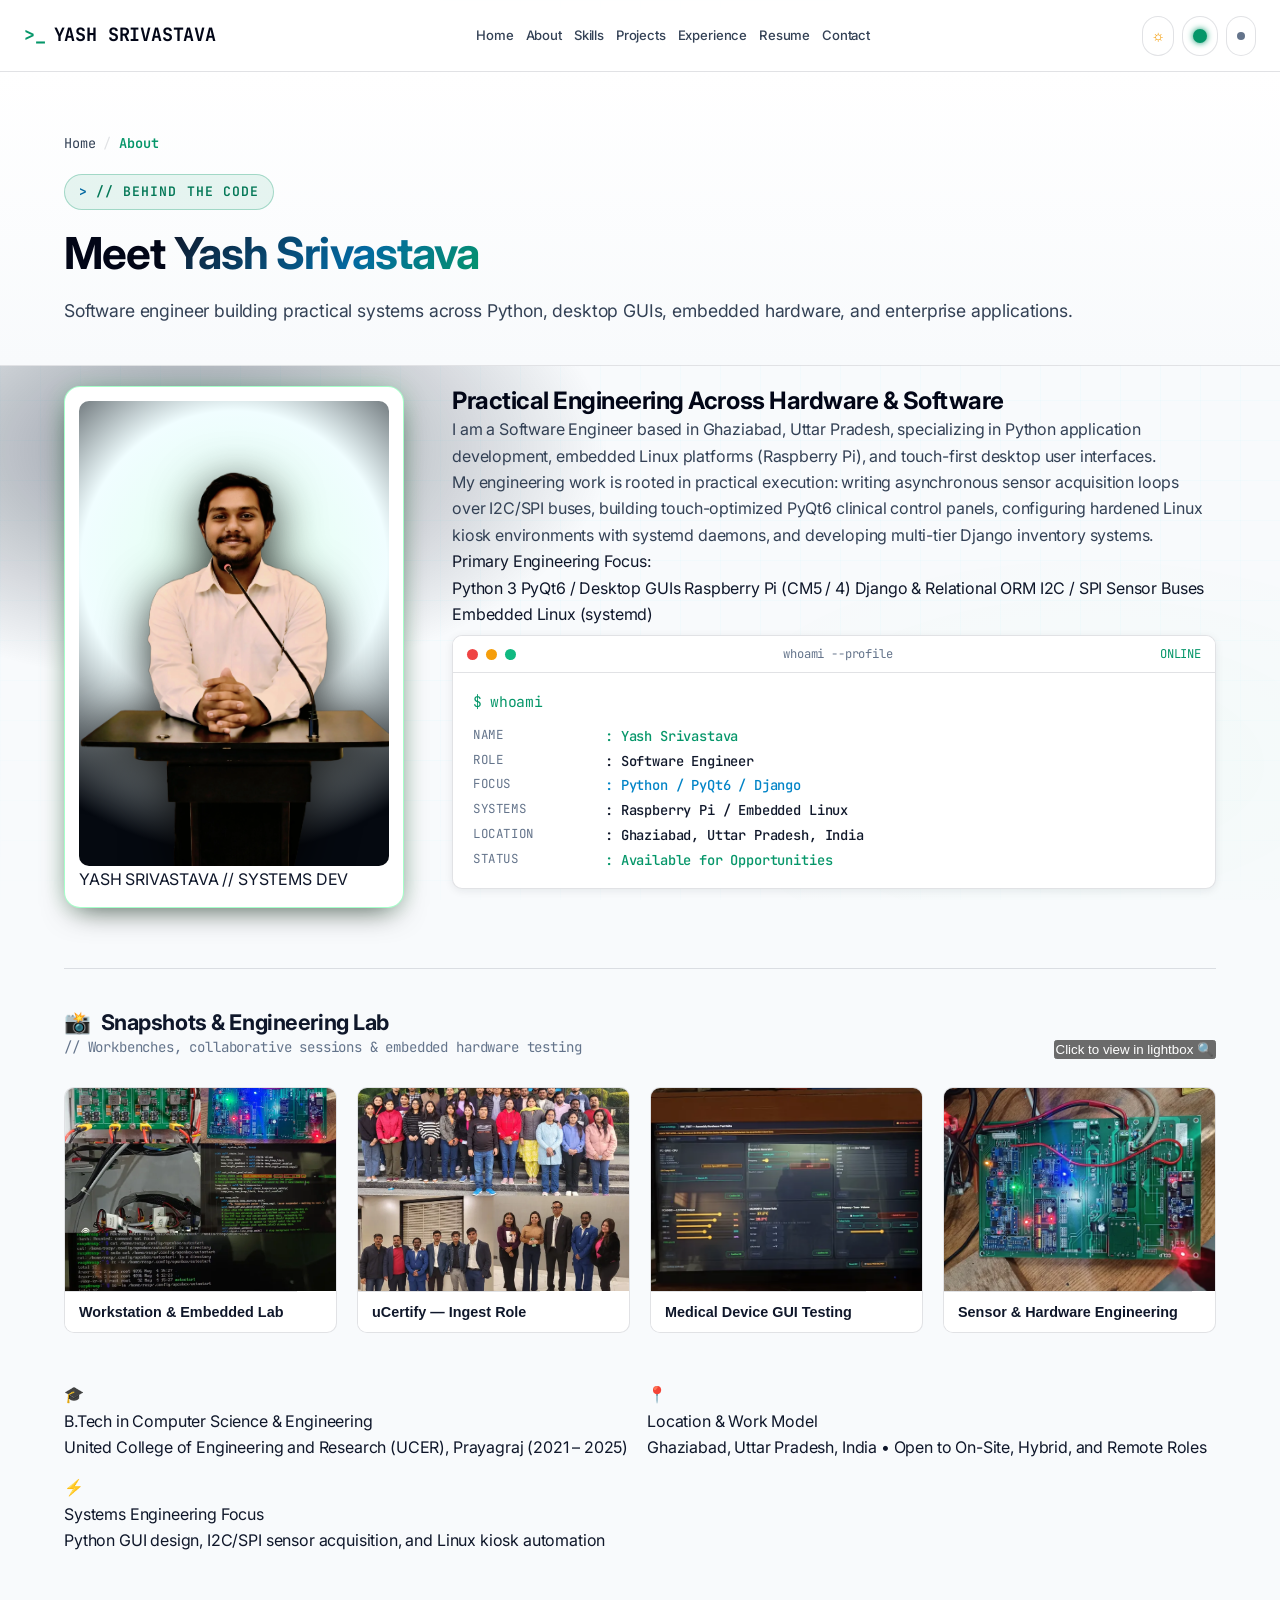
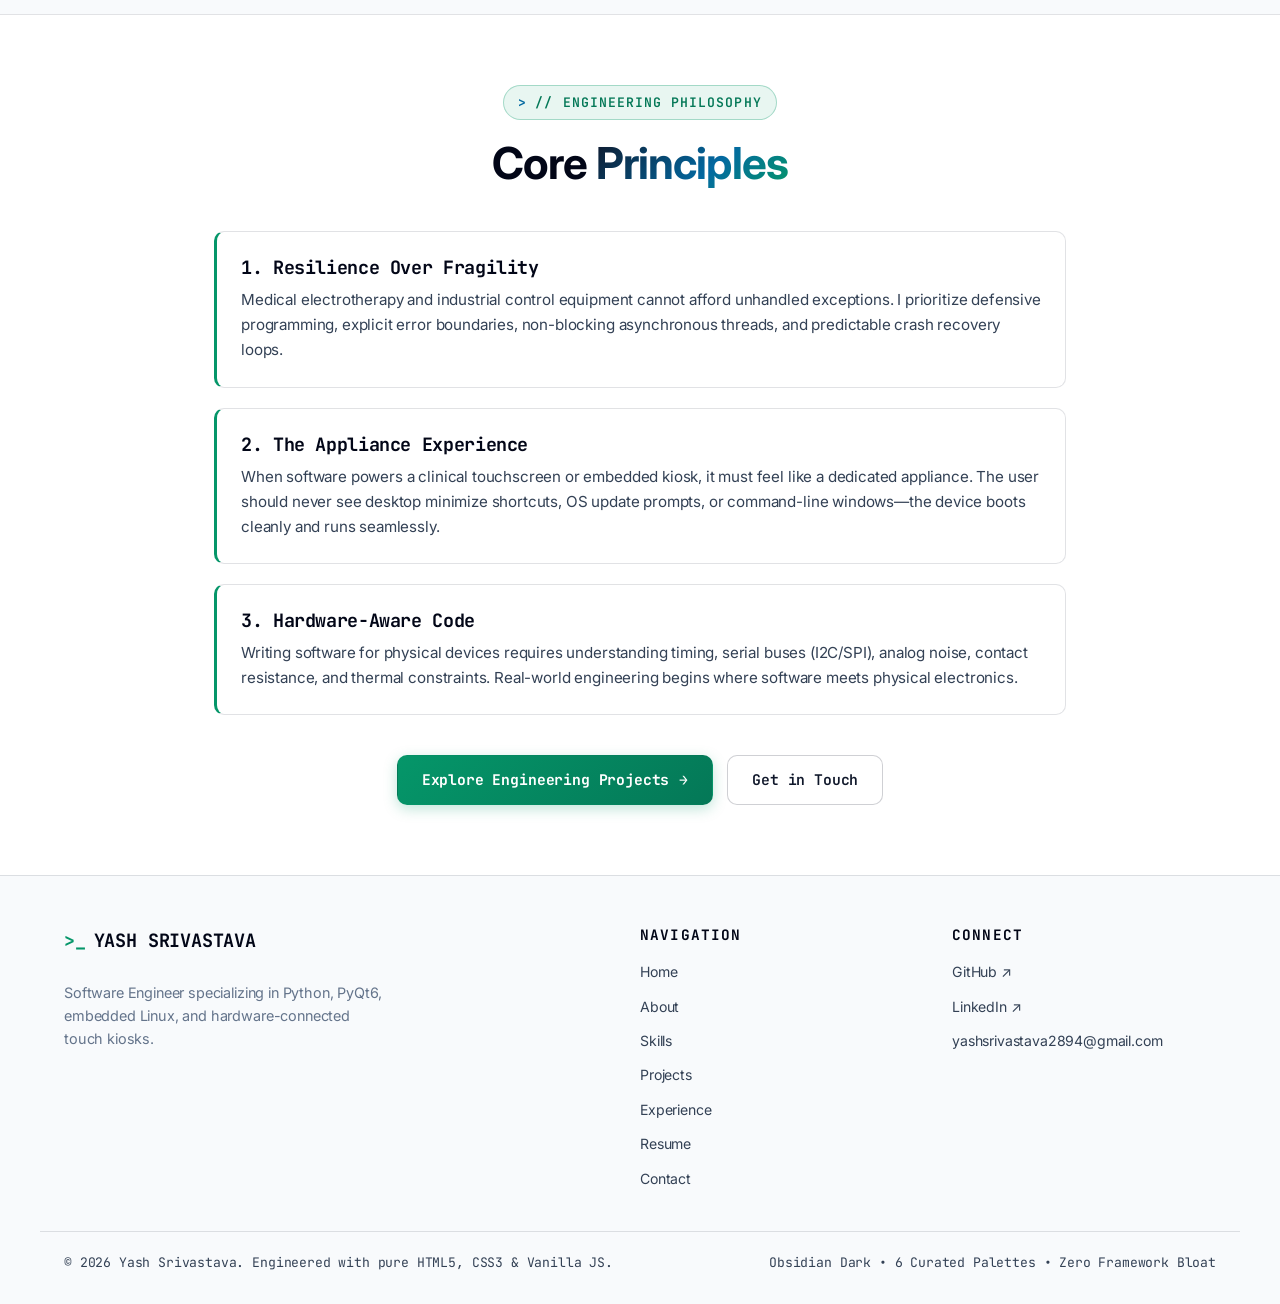
<file: about/index.html>
﻿<!DOCTYPE html>
<html lang="en" data-theme="dark" data-palette="emerald">
<head>
  <meta charset="UTF-8">
  <meta name="viewport" content="width=device-width, initial-scale=1.0">
  <title>About Yash Srivastava | Systems Software Engineer</title>
  
  <meta name="description" content="Learn about Yash Srivastava — Software Engineer based in Ghaziabad, India. Background, engineering philosophy, education, and development approach.">
  <link rel="canonical" href="https://yashsrivastava.dev/about/">

  <!-- Immediate Theme & Palette Initialization -->
  <script>
    (function () {
      try {
        var t = localStorage.getItem('portfolio_theme') || (window.matchMedia && window.matchMedia('(prefers-color-scheme: light)').matches ? 'light' : 'dark');
        var p = localStorage.getItem('portfolio_palette') || 'emerald';
        document.documentElement.setAttribute('data-theme', t);
        document.documentElement.setAttribute('data-palette', p);
      } catch (e) {}
    })();
  </script>

  <!-- Favicons -->
  <link rel="icon" type="image/x-icon" href="../favicon.ico">
  <link rel="icon" type="image/png" sizes="32x32" href="../assets/icons/favicon-32x32.png">
  <link rel="apple-touch-icon" sizes="180x180" href="../assets/icons/apple-touch-icon.png">

  <!-- Open Graph -->
  <meta property="og:type" content="profile">
  <meta property="og:url" content="https://yashsrivastava.dev/about/">
  <meta property="og:title" content="About Yash Srivastava | Software Engineer">
  <meta property="og:description" content="Background, engineering philosophy, and lab snapshots of Yash Srivastava.">
  <meta property="og:image" content="https://yashsrivastava.dev/images/og-image.webp">

  <!-- Stylesheet -->
  <link rel="stylesheet" href="../assets/css/style.css">
  
  <!-- Preconnect Fonts -->
  <link rel="preconnect" href="https://fonts.googleapis.com">
  <link rel="preconnect" href="https://fonts.gstatic.com" crossorigin>
  <link href="https://fonts.googleapis.com/css2?family=Inter:wght@400;500;600;700&family=JetBrains+Mono:wght@400;600;700&display=swap" rel="stylesheet">
</head>
<body>
  <a href="#main-content" class="skip-link">Skip to main content</a>
  <canvas id="matrixCanvas" aria-hidden="true"></canvas>

  <!-- Sticky Navigation Bar -->
  <header class="navbar" id="top-navbar">
    <div class="container nav-container">
      <a href="../index.html" class="nav-brand" aria-label="Yash Srivastava Portfolio Home">
        <span class="brand-prompt">&gt;_</span>
        <span class="brand-name">YASH SRIVASTAVA</span>
      </a>

      <nav aria-label="Main Navigation">
        <ul class="nav-links" id="nav-links">
          <li><a href="../index.html" class="nav-link">Home</a></li>
          <li><a href="index.html" class="nav-link active">About</a></li>
          <li><a href="../skills/index.html" class="nav-link">Skills</a></li>
          <li><a href="../projects/index.html" class="nav-link">Projects</a></li>
          <li><a href="../experience/index.html" class="nav-link">Experience</a></li>
          <li><a href="../resume/index.html" class="nav-link">Resume</a></li>
          <li><a href="../contact/index.html" class="nav-link">Contact</a></li>
        </ul>
      </nav>

      <div class="nav-actions">
        <div class="nav-controls">
          <button type="button" class="ctrl-btn theme-toggle" id="theme-toggle-btn" aria-label="Switch Theme" title="Toggle Theme (Dark / Light)">
            <span class="ctrl-icon theme-icon-dark" aria-hidden="true">&#9790;</span>
            <span class="ctrl-icon theme-icon-light" aria-hidden="true">&#9788;</span>
            <span class="ctrl-label">Dark</span>
          </button>

          <div class="palette-dropdown" id="palette-dropdown-container">
            <button type="button" class="ctrl-btn palette-toggle" id="palette-toggle-btn" aria-haspopup="true" aria-expanded="false" aria-label="Select accent color palette" title="Select Color Palette">
              <span class="palette-color-preview" id="palette-color-preview" aria-hidden="true"></span>
              <span class="ctrl-label">Palette</span>
            </button>
            <div class="palette-menu" id="palette-menu" role="menu" aria-label="Color Palettes">
              <button type="button" class="palette-option active" data-palette="emerald" role="menuitem"><span class="swatch swatch-emerald"></span> Emerald</button>
              <button type="button" class="palette-option" data-palette="electric-blue" role="menuitem"><span class="swatch swatch-blue"></span> Electric Blue</button>
              <button type="button" class="palette-option" data-palette="cyan" role="menuitem"><span class="swatch swatch-cyan"></span> Neon Cyan</button>
              <button type="button" class="palette-option" data-palette="violet" role="menuitem"><span class="swatch swatch-violet"></span> Royal Violet</button>
              <button type="button" class="palette-option" data-palette="amber" role="menuitem"><span class="swatch swatch-amber"></span> Cyber Amber</button>
              <button type="button" class="palette-option" data-palette="monochrome" role="menuitem"><span class="swatch swatch-mono"></span> Monochrome</button>
            </div>
          </div>

          <button type="button" class="ctrl-btn matrix-toggle" id="matrix-toggle-btn" aria-pressed="false" aria-label="Toggle Matrix Canvas Animation" title="Toggle Matrix FX">
            <span class="matrix-status-dot"></span>
            <span class="ctrl-label">Matrix: OFF</span>
          </button>
        </div>

        <button type="button" class="menu-toggle" id="menu-toggle" aria-label="Toggle Navigation Menu" aria-expanded="false" aria-controls="nav-links">
          <svg viewBox="0 0 24 24" fill="none" stroke="currentColor" stroke-width="2" stroke-linecap="round" stroke-linejoin="round" aria-hidden="true">
            <line x1="3" y1="12" x2="21" y2="12"></line>
            <line x1="3" y1="6" x2="21" y2="6"></line>
            <line x1="3" y1="18" x2="21" y2="18"></line>
          </svg>
        </button>
      </div>
    </div>
  </header>

  <main id="main-content">
    <!-- Page Hero & Breadcrumbs -->
    <section class="page-hero">
      <div class="container">
        <nav class="breadcrumbs" aria-label="Breadcrumb">
          <a href="../index.html">Home</a>
          <span class="separator">/</span>
          <span class="current" aria-current="page">About</span>
        </nav>
        <span class="section-tag">// Behind the Code</span>
        <h1 class="section-title">Meet <span class="text-gradient">Yash Srivastava</span></h1>
        <p class="section-subtitle">
          Software engineer building practical systems across Python, desktop GUIs, embedded hardware, and enterprise applications.
        </p>
      </div>
    </section>

    <!-- Solo Profile Photo & Identity Terminal Presentation -->
    <section class="meet-yash-section" style="padding-top: 20px;">
      <div class="container">
        
        <div class="meet-yash-profile-grid">
          <!-- Left Column: Portrait Card with HUD Brackets -->
          <div class="profile-photo-column">
            <div class="profile-photo-card" id="main-profile-photo-card" role="button" tabindex="0" aria-label="View Yash Srivastava portrait in fullscreen lightbox" title="Click to open portrait in lightbox">
              <div class="profile-photo-wrapper">
                <div class="corner-bracket cb-tl" aria-hidden="true"></div>
                <div class="corner-bracket cb-tr" aria-hidden="true"></div>
                <div class="corner-bracket cb-bl" aria-hidden="true"></div>
                <div class="corner-bracket cb-br" aria-hidden="true"></div>
                <img src="../images/profile/yash-profile.webp" onerror="if(this.src.indexOf('.webp')!==-1){this.src='../images/profile/yash-profile.png';}" alt="Yash Srivastava portrait photograph" class="profile-photo-img" width="340" height="510" loading="eager">
              </div>
              <div class="profile-photo-badge">
                <span class="badge-status-dot" aria-hidden="true"></span>
                <span>YASH SRIVASTAVA // SYSTEMS DEV</span>
              </div>
            </div>
          </div>

          <!-- Right Column: Personal Narrative & Terminal Identity -->
          <div class="profile-narrative-column">
            <h2 class="narrative-heading">
              Practical Engineering Across Hardware &amp; Software
            </h2>
            
            <p class="narrative-lead">
              I am a Software Engineer based in Ghaziabad, Uttar Pradesh, specializing in Python application development, embedded Linux platforms (Raspberry Pi), and touch-first desktop user interfaces.
            </p>

            <p class="narrative-body">
              My engineering work is rooted in practical execution: writing asynchronous sensor acquisition loops over I2C/SPI buses, building touch-optimized PyQt6 clinical control panels, configuring hardened Linux kiosk environments with systemd daemons, and developing multi-tier Django inventory systems.
            </p>

            <div class="key-focus-areas">
              <div class="focus-title">Primary Engineering Focus:</div>
              <div class="focus-pills">
                <span class="focus-pill">Python 3</span>
                <span class="focus-pill">PyQt6 / Desktop GUIs</span>
                <span class="focus-pill">Raspberry Pi (CM5 / 4)</span>
                <span class="focus-pill">Django &amp; Relational ORM</span>
                <span class="focus-pill">I2C / SPI Sensor Buses</span>
                <span class="focus-pill">Embedded Linux (systemd)</span>
              </div>
            </div>

            <!-- Personal Identity Card ($ whoami) -->
            <div class="identity-terminal-card">
              <div class="identity-terminal-header">
                <div class="terminal-dots" aria-hidden="true">
                  <span class="dot-red"></span>
                  <span class="dot-yellow"></span>
                  <span class="dot-green"></span>
                </div>
                <div>whoami --profile</div>
                <div style="color: var(--accent-green);">ONLINE</div>
              </div>
              <div class="identity-terminal-body">
                <div class="terminal-prompt-line">
                  <span aria-hidden="true">$</span>
                  <span>whoami</span>
                </div>
                <div class="identity-row">
                  <span class="identity-key">NAME</span>
                  <span class="identity-val highlight-green">: Yash Srivastava</span>
                </div>
                <div class="identity-row">
                  <span class="identity-key">ROLE</span>
                  <span class="identity-val">: Software Engineer</span>
                </div>
                <div class="identity-row">
                  <span class="identity-key">FOCUS</span>
                  <span class="identity-val highlight-cyan">: Python / PyQt6 / Django</span>
                </div>
                <div class="identity-row">
                  <span class="identity-key">SYSTEMS</span>
                  <span class="identity-val">: Raspberry Pi / Embedded Linux</span>
                </div>
                <div class="identity-row">
                  <span class="identity-key">LOCATION</span>
                  <span class="identity-val">: Ghaziabad, Uttar Pradesh, India</span>
                </div>
                <div class="identity-row">
                  <span class="identity-key">STATUS</span>
                  <span class="identity-val highlight-green">: Available for Opportunities</span>
                </div>
              </div>
            </div>
          </div>
        </div>

        <!-- Snapshots & Engineering Lab Photo Gallery -->
        <div class="personal-gallery-section" style="margin-top: 60px;">
          <div class="gallery-section-header">
            <div>
              <h3 class="gallery-section-title">
                <span aria-hidden="true">&#128248;</span>
                <span>Snapshots &amp; Engineering Lab</span>
              </h3>
              <p class="gallery-section-subtitle">// Workbenches, collaborative sessions &amp; embedded hardware testing</p>
            </div>
            <button type="button" class="gallery-lightbox-btn" id="gallery-lightbox-trigger" aria-label="Open Snapshots &amp; Engineering Lab in fullscreen lightbox" title="Click to view Snapshots in lightbox">
              <span>Click to view in lightbox</span>
              <span aria-hidden="true">&#128269;</span>
            </button>
          </div>

          <div class="personal-gallery-grid">
            <!-- Gallery Card 01 -->
            <button type="button" class="personal-gallery-card" data-index="1" aria-label="View Workstation and Embedded Lab photograph in lightbox">
              <div class="gallery-card-media">
                <img src="../images/snapshots-engineering-lab/workstation-embedded-lab.webp" srcset="../images/snapshots-engineering-lab/workstation-embedded-lab-800.webp 800w, ../images/snapshots-engineering-lab/workstation-embedded-lab.webp 1600w" sizes="(max-width: 768px) 100vw, 400px" alt="Electronics workbench with circuit boards, testing meters, and development terminal" class="gallery-card-img" width="800" height="800" loading="lazy">
                <div class="gallery-card-overlay">
                  <div class="gallery-expand-icon" aria-hidden="true">&#128269;</div>
                </div>
              </div>
              <div class="gallery-card-footer">
                <div class="gallery-card-title">Workstation &amp; Embedded Lab</div>
              </div>
            </button>

            <!-- Gallery Card 02 -->
            <button type="button" class="personal-gallery-card" data-index="2" aria-label="View uCertify Ingest Role team photograph in lightbox">
              <div class="gallery-card-media">
                <img src="../images/snapshots-engineering-lab/ucertify-ingest-role.webp" srcset="../images/snapshots-engineering-lab/ucertify-ingest-role-800.webp 800w, ../images/snapshots-engineering-lab/ucertify-ingest-role.webp 1600w" sizes="(max-width: 768px) 100vw, 400px" alt="Team members at uCertify office collaborating on content ingestion operations" class="gallery-card-img" width="800" height="764" loading="lazy">
                <div class="gallery-card-overlay">
                  <div class="gallery-expand-icon" aria-hidden="true">&#128269;</div>
                </div>
              </div>
              <div class="gallery-card-footer">
                <div class="gallery-card-title">uCertify &mdash; Ingest Role</div>
              </div>
            </button>

            <!-- Gallery Card 03 -->
            <button type="button" class="personal-gallery-card" data-index="3" aria-label="View Medical Device GUI Testing photograph in lightbox">
              <div class="gallery-card-media">
                <img src="../images/snapshots-engineering-lab/medical-device-gui-testing.webp" srcset="../images/snapshots-engineering-lab/medical-device-gui-testing-800.webp 800w, ../images/snapshots-engineering-lab/medical-device-gui-testing.webp 1600w" sizes="(max-width: 768px) 100vw, 400px" alt="Touchscreen display showing graphical interface during medical therapy software testing" class="gallery-card-img" width="800" height="450" loading="lazy">
                <div class="gallery-card-overlay">
                  <div class="gallery-expand-icon" aria-hidden="true">&#128269;</div>
                </div>
              </div>
              <div class="gallery-card-footer">
                <div class="gallery-card-title">Medical Device GUI Testing</div>
              </div>
            </button>

            <!-- Gallery Card 04 -->
            <button type="button" class="personal-gallery-card" data-index="4" aria-label="View Sensor and Hardware Engineering photograph in lightbox">
              <div class="gallery-card-media">
                <img src="../images/snapshots-engineering-lab/sensor-hardware-engineering.webp" srcset="../images/snapshots-engineering-lab/sensor-hardware-engineering-800.webp 800w, ../images/snapshots-engineering-lab/sensor-hardware-engineering.webp 1600w" sizes="(max-width: 768px) 100vw, 400px" alt="Sensor hardware prototyping breadboard with connected wiring and microcontroller modules" class="gallery-card-img" width="800" height="450" loading="lazy">
                <div class="gallery-card-overlay">
                  <div class="gallery-expand-icon" aria-hidden="true">&#128269;</div>
                </div>
              </div>
              <div class="gallery-card-footer">
                <div class="gallery-card-title">Sensor &amp; Hardware Engineering</div>
              </div>
            </button>
          </div>
        </div>

        <!-- Quick Facts Strip -->
        <div class="quick-facts" style="margin-top: 48px;">
          <div class="fact-card">
            <span class="fact-icon" aria-hidden="true">&#127891;</span>
            <div class="fact-title">B.Tech in Computer Science &amp; Engineering</div>
            <div class="fact-desc">United College of Engineering and Research (UCER), Prayagraj (2021 &ndash; 2025)</div>
          </div>
          <div class="fact-card">
            <span class="fact-icon" aria-hidden="true">&#128205;</span>
            <div class="fact-title">Location &amp; Work Model</div>
            <div class="fact-desc">Ghaziabad, Uttar Pradesh, India &bull; Open to On-Site, Hybrid, and Remote Roles</div>
          </div>
          <div class="fact-card">
            <span class="fact-icon" aria-hidden="true">&#9889;</span>
            <div class="fact-title">Systems Engineering Focus</div>
            <div class="fact-desc">Python GUI design, I2C/SPI sensor acquisition, and Linux kiosk automation</div>
          </div>
        </div>

      </div>
    </section>

    <!-- Engineering Philosophy Section -->
    <section style="padding: 70px 0; background: var(--bg-surface); border-top: 1px solid var(--border-subtle);">
      <div class="container" style="max-width: 900px;">
        <div class="section-header" style="text-align: center; margin-bottom: 40px;">
          <span class="section-tag">// Engineering Philosophy</span>
          <h2 class="section-title">Core <span class="text-gradient">Principles</span></h2>
        </div>

        <div style="display: flex; flex-direction: column; gap: 20px;">
          <div style="background: var(--bg-card); border: 1px solid var(--border-subtle); border-left: 3px solid var(--accent); border-radius: var(--radius-md); padding: 24px;">
            <h3 style="font-size: 1.15rem; font-family: var(--font-mono); color: var(--text-highlight); margin-bottom: 8px;">1. Resilience Over Fragility</h3>
            <p style="font-size: 0.95rem; line-height: 1.65; color: var(--text-secondary);">
              Medical electrotherapy and industrial control equipment cannot afford unhandled exceptions. I prioritize defensive programming, explicit error boundaries, non-blocking asynchronous threads, and predictable crash recovery loops.
            </p>
          </div>

          <div style="background: var(--bg-card); border: 1px solid var(--border-subtle); border-left: 3px solid var(--accent); border-radius: var(--radius-md); padding: 24px;">
            <h3 style="font-size: 1.15rem; font-family: var(--font-mono); color: var(--text-highlight); margin-bottom: 8px;">2. The Appliance Experience</h3>
            <p style="font-size: 0.95rem; line-height: 1.65; color: var(--text-secondary);">
              When software powers a clinical touchscreen or embedded kiosk, it must feel like a dedicated appliance. The user should never see desktop minimize shortcuts, OS update prompts, or command-line windows—the device boots cleanly and runs seamlessly.
            </p>
          </div>

          <div style="background: var(--bg-card); border: 1px solid var(--border-subtle); border-left: 3px solid var(--accent); border-radius: var(--radius-md); padding: 24px;">
            <h3 style="font-size: 1.15rem; font-family: var(--font-mono); color: var(--text-highlight); margin-bottom: 8px;">3. Hardware-Aware Code</h3>
            <p style="font-size: 0.95rem; line-height: 1.65; color: var(--text-secondary);">
              Writing software for physical devices requires understanding timing, serial buses (I2C/SPI), analog noise, contact resistance, and thermal constraints. Real-world engineering begins where software meets physical electronics.
            </p>
          </div>
        </div>

        <div style="text-align: center; margin-top: 40px; display: flex; justify-content: center; gap: 14px; flex-wrap: wrap;">
          <a href="../projects/index.html" class="btn btn-primary">
            <span>Explore Engineering Projects</span>
            <span aria-hidden="true">&rarr;</span>
          </a>
          <a href="../contact/index.html" class="btn btn-secondary">
            <span>Get in Touch</span>
          </a>
        </div>
      </div>
    </section>
  </main>

  <!-- Photo Lightbox Modal -->
  <div class="photo-lightbox" id="photo-lightbox" role="dialog" aria-modal="true" aria-labelledby="lightbox-title">
    <div class="lightbox-dialog">
      <div class="lightbox-header">
        <div class="lightbox-header-info">
          <span class="lightbox-counter" id="lightbox-counter">1 / 5</span>
          <span class="lightbox-title" id="lightbox-title">Photograph</span>
        </div>
        <button type="button" class="lightbox-close-btn" id="lightbox-close-btn" aria-label="Close Lightbox Dialog">&times;</button>
      </div>
      <div class="lightbox-body">
        <button type="button" class="lightbox-nav-btn lightbox-nav-prev" id="lightbox-prev-btn" aria-label="Previous photograph">&lsaquo;</button>
        <img src="data:image/svg+xml,%3Csvg xmlns='http://www.w3.org/2000/svg' viewBox='0 0 1 1'%3E%3C/svg%3E" alt="Personal photograph" class="lightbox-img" id="lightbox-img">
        <button type="button" class="lightbox-nav-btn lightbox-nav-next" id="lightbox-next-btn" aria-label="Next photograph">&rsaquo;</button>
      </div>
    </div>
  </div>

  <!-- Global Footer -->
  <footer class="footer" style="padding: 50px 0 30px; border-top: 1px solid var(--border-subtle); background: var(--bg-primary);">
    <div class="container footer-grid">
      <div class="footer-brand">
        <a href="../index.html" class="nav-brand" style="margin-bottom: 12px; display: inline-flex;">
          <span class="brand-prompt">&gt;_</span>
          <span class="brand-name">YASH SRIVASTAVA</span>
        </a>
        <p style="color: var(--text-muted); font-size: 0.9rem; max-width: 320px; line-height: 1.6;">
          Software Engineer specializing in Python, PyQt6, embedded Linux, and hardware-connected touch kiosks.
        </p>
      </div>

      <div class="footer-links-group">
        <h4 style="font-family: var(--font-mono); font-size: 0.9rem; text-transform: uppercase; margin-bottom: 14px; color: var(--text-highlight);">Navigation</h4>
        <ul style="list-style: none; display: flex; flex-direction: column; gap: 8px;">
          <li><a href="../index.html" style="color: var(--text-secondary); font-size: 0.88rem;">Home</a></li>
          <li><a href="index.html" style="color: var(--text-secondary); font-size: 0.88rem;">About</a></li>
          <li><a href="../skills/index.html" style="color: var(--text-secondary); font-size: 0.88rem;">Skills</a></li>
          <li><a href="../projects/index.html" style="color: var(--text-secondary); font-size: 0.88rem;">Projects</a></li>
          <li><a href="../experience/index.html" style="color: var(--text-secondary); font-size: 0.88rem;">Experience</a></li>
          <li><a href="../resume/index.html" style="color: var(--text-secondary); font-size: 0.88rem;">Resume</a></li>
          <li><a href="../contact/index.html" style="color: var(--text-secondary); font-size: 0.88rem;">Contact</a></li>
        </ul>
      </div>

      <div class="footer-social-group">
        <h4 style="font-family: var(--font-mono); font-size: 0.9rem; text-transform: uppercase; margin-bottom: 14px; color: var(--text-highlight);">Connect</h4>
        <ul style="list-style: none; display: flex; flex-direction: column; gap: 8px;">
          <li><a href="https://github.com/yashsrivastava12345" target="_blank" rel="noopener noreferrer" style="color: var(--text-secondary); font-size: 0.88rem;">GitHub &nearr;</a></li>
          <li><a href="https://www.linkedin.com/in/yash-srivastava-363363220/" target="_blank" rel="noopener noreferrer" style="color: var(--text-secondary); font-size: 0.88rem;">LinkedIn &nearr;</a></li>
          <li><a href="mailto:yashsrivastava2894@gmail.com" style="color: var(--text-secondary); font-size: 0.88rem;">yashsrivastava2894@gmail.com</a></li>
        </ul>
      </div>
    </div>

    <div class="container footer-bottom" style="margin-top: 36px; padding-top: 20px; border-top: 1px solid var(--border-subtle); display: flex; justify-content: space-between; align-items: center; flex-wrap: wrap; gap: 12px; color: var(--text-muted); font-size: 0.82rem; font-family: var(--font-mono);">
      <p>&copy; 2026 Yash Srivastava. Engineered with pure HTML5, CSS3 &amp; Vanilla JS.</p>
      <p>Obsidian Dark &bull; 6 Curated Palettes &bull; Zero Framework Bloat</p>
    </div>
  </footer>

  <script src="../assets/js/projects-data.js"></script>
  <script src="../assets/js/settings.js"></script>
  <script src="../assets/js/app.js"></script>
</body>
</html>
</file>
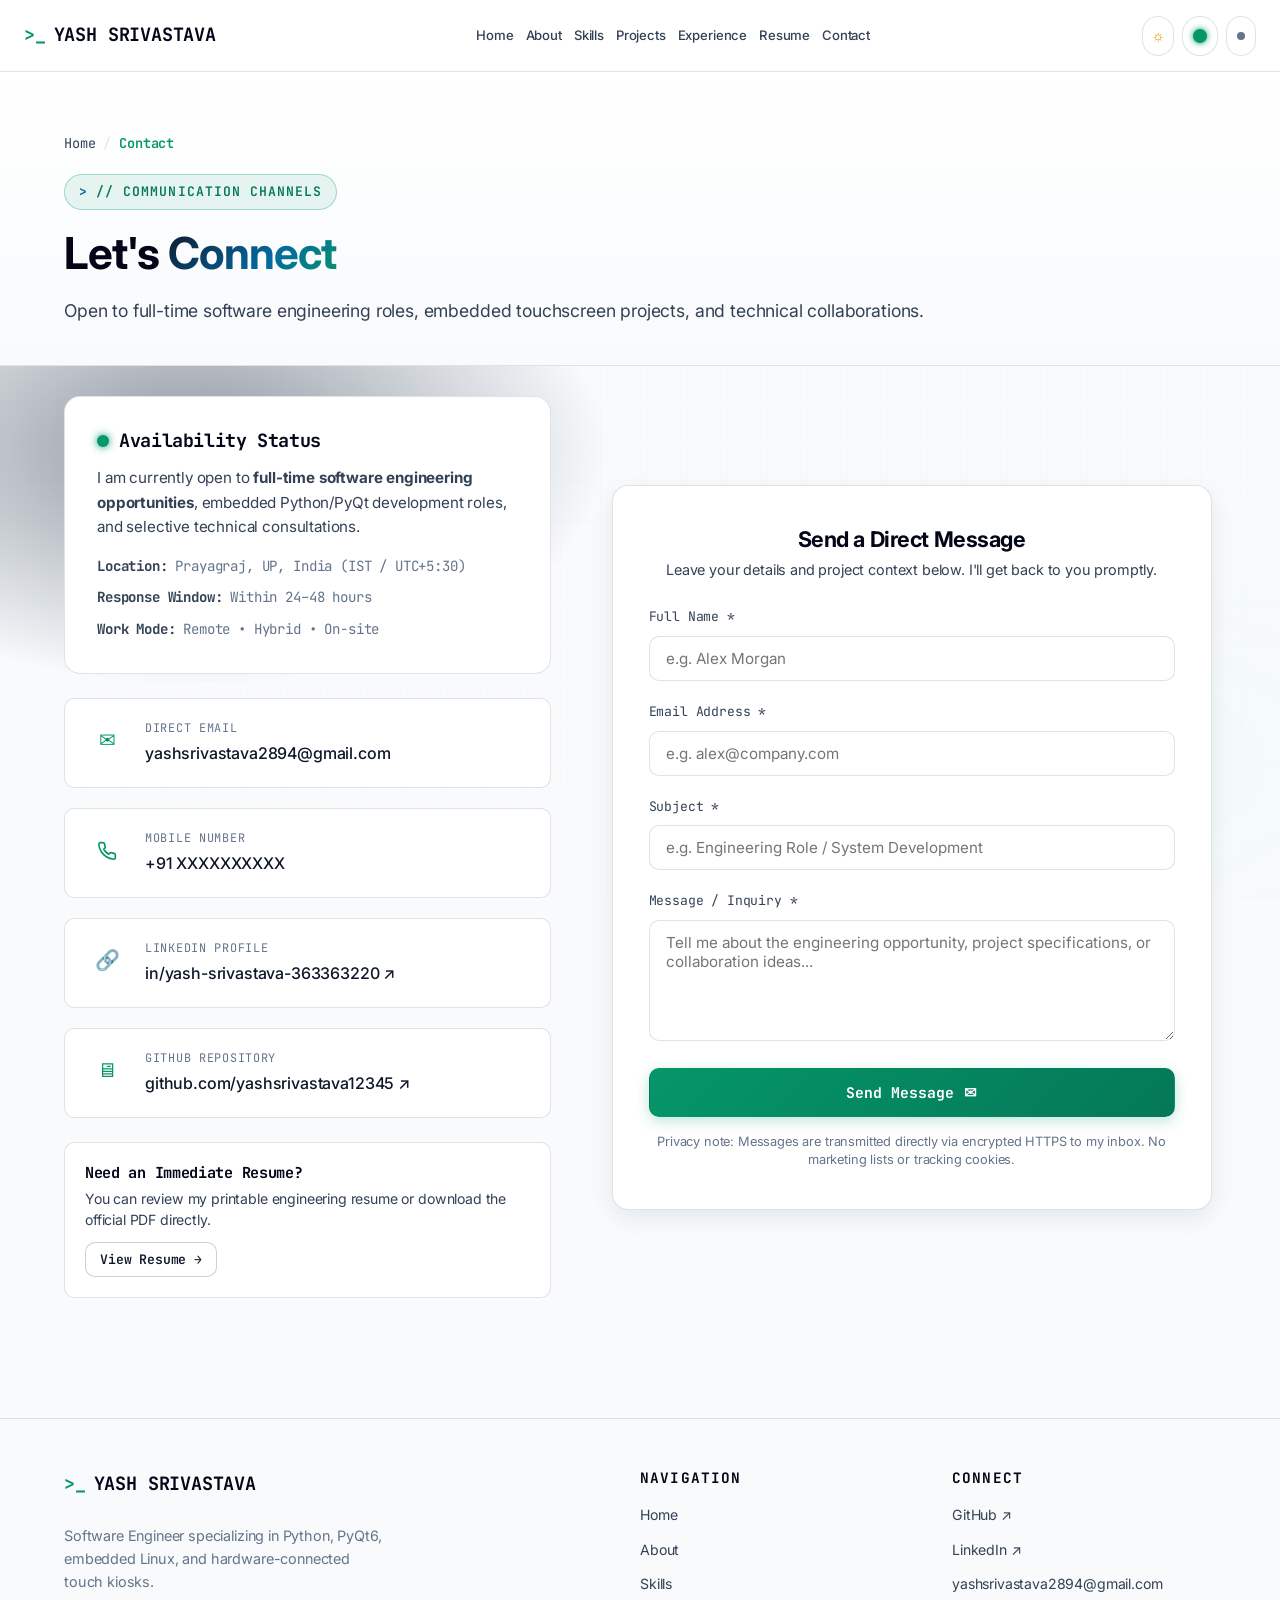
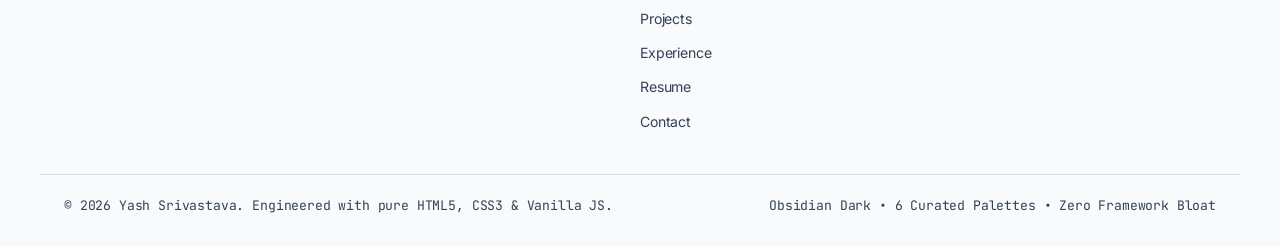
<file: contact/index.html>
<!DOCTYPE html>
<html lang="en" data-theme="dark" data-palette="emerald">
<head>
  <meta charset="UTF-8">
  <meta name="viewport" content="width=device-width, initial-scale=1.0">
  <title>Contact Yash Srivastava | Software Engineer</title>
  
  <meta name="description" content="Get in touch with Yash Srivastava for software engineering roles, embedded kiosk development, technical consulting, or collaborations.">
  <link rel="canonical" href="https://yashsrivastava.dev/contact/">

  <!-- Immediate Theme & Palette Initialization -->
  <script>
    (function () {
      try {
        var t = localStorage.getItem('portfolio_theme') || (window.matchMedia && window.matchMedia('(prefers-color-scheme: light)').matches ? 'light' : 'dark');
        var p = localStorage.getItem('portfolio_palette') || 'emerald';
        document.documentElement.setAttribute('data-theme', t);
        document.documentElement.setAttribute('data-palette', p);
      } catch (e) {}
    })();
  </script>

  <!-- Favicons -->
  <link rel="icon" type="image/x-icon" href="../favicon.ico">
  <link rel="icon" type="image/png" sizes="32x32" href="../assets/icons/favicon-32x32.png">
  <link rel="apple-touch-icon" sizes="180x180" href="../assets/icons/apple-touch-icon.png">

  <!-- Open Graph -->
  <meta property="og:type" content="website">
  <meta property="og:url" content="https://yashsrivastava.dev/contact/">
  <meta property="og:title" content="Contact Yash Srivastava | Software Engineer">
  <meta property="og:description" content="Reach out to Yash Srivastava for software engineering opportunities, embedded systems, and development inquiries.">
  <meta property="og:image" content="https://yashsrivastava.dev/images/og-image.webp">

  <!-- Stylesheet -->
  <link rel="stylesheet" href="../assets/css/style.css">
  
  <!-- Preconnect Fonts -->
  <link rel="preconnect" href="https://fonts.googleapis.com">
  <link rel="preconnect" href="https://fonts.gstatic.com" crossorigin>
  <link href="https://fonts.googleapis.com/css2?family=Inter:wght@400;500;600;700&family=JetBrains+Mono:wght@400;600;700&display=swap" rel="stylesheet">
</head>
<body>
  <a href="#main-content" class="skip-link">Skip to main content</a>
  <canvas id="matrixCanvas" aria-hidden="true"></canvas>

  <header class="navbar" id="top-navbar">
    <div class="container nav-container">
      <a href="../index.html" class="nav-brand" aria-label="Yash Srivastava Portfolio Home">
        <span class="brand-prompt">&gt;_</span>
        <span class="brand-name">YASH SRIVASTAVA</span>
      </a>

      <nav aria-label="Main Navigation">
        <ul class="nav-links" id="nav-links">
          <li><a href="../index.html" class="nav-link">Home</a></li>
          <li><a href="../about/index.html" class="nav-link">About</a></li>
          <li><a href="../skills/index.html" class="nav-link">Skills</a></li>
          <li><a href="../projects/index.html" class="nav-link">Projects</a></li>
          <li><a href="../experience/index.html" class="nav-link">Experience</a></li>
          <li><a href="../resume/index.html" class="nav-link">Resume</a></li>
          <li><a href="index.html" class="nav-link active">Contact</a></li>
        </ul>
      </nav>

      <div class="nav-actions">
        <div class="nav-controls">
          <button type="button" class="ctrl-btn theme-toggle" id="theme-toggle-btn" aria-label="Switch Theme" title="Toggle Theme (Dark / Light)">
            <span class="ctrl-icon theme-icon-dark" aria-hidden="true">&#9790;</span>
            <span class="ctrl-icon theme-icon-light" aria-hidden="true">&#9788;</span>
            <span class="ctrl-label">Dark</span>
          </button>

          <div class="palette-dropdown" id="palette-dropdown-container">
            <button type="button" class="ctrl-btn palette-toggle" id="palette-toggle-btn" aria-haspopup="true" aria-expanded="false" aria-label="Select accent color palette" title="Select Color Palette">
              <span class="palette-color-preview" id="palette-color-preview" aria-hidden="true"></span>
              <span class="ctrl-label">Palette</span>
            </button>
            <div class="palette-menu" id="palette-menu" role="menu" aria-label="Color Palettes">
              <button type="button" class="palette-option active" data-palette="emerald" role="menuitem"><span class="swatch swatch-emerald"></span> Emerald</button>
              <button type="button" class="palette-option" data-palette="electric-blue" role="menuitem"><span class="swatch swatch-blue"></span> Electric Blue</button>
              <button type="button" class="palette-option" data-palette="cyan" role="menuitem"><span class="swatch swatch-cyan"></span> Neon Cyan</button>
              <button type="button" class="palette-option" data-palette="violet" role="menuitem"><span class="swatch swatch-violet"></span> Royal Violet</button>
              <button type="button" class="palette-option" data-palette="amber" role="menuitem"><span class="swatch swatch-amber"></span> Cyber Amber</button>
              <button type="button" class="palette-option" data-palette="monochrome" role="menuitem"><span class="swatch swatch-mono"></span> Monochrome</button>
            </div>
          </div>

          <button type="button" class="ctrl-btn matrix-toggle" id="matrix-toggle-btn" aria-pressed="false" aria-label="Toggle Matrix Canvas Animation" title="Toggle Matrix FX">
            <span class="matrix-status-dot"></span>
            <span class="ctrl-label">Matrix: OFF</span>
          </button>
        </div>

        <button type="button" class="menu-toggle" id="menu-toggle" aria-label="Toggle Navigation Menu" aria-expanded="false" aria-controls="nav-links">
          <svg viewBox="0 0 24 24" fill="none" stroke="currentColor" stroke-width="2" stroke-linecap="round" stroke-linejoin="round" aria-hidden="true">
            <line x1="3" y1="12" x2="21" y2="12"></line>
            <line x1="3" y1="6" x2="21" y2="6"></line>
            <line x1="3" y1="18" x2="21" y2="18"></line>
          </svg>
        </button>
      </div>
    </div>
  </header>

  <main id="main-content">
    <section class="page-hero">
      <div class="container">
        <nav class="breadcrumbs" aria-label="Breadcrumb">
          <a href="../index.html">Home</a>
          <span class="separator">/</span>
          <span class="current" aria-current="page">Contact</span>
        </nav>
        <span class="section-tag">// Communication Channels</span>
        <h1 class="section-title">Let's <span class="text-gradient">Connect</span></h1>
        <p class="section-subtitle">
          Open to full-time software engineering roles, embedded touchscreen projects, and technical collaborations.
        </p>
      </div>
    </section>

    <section class="contact" style="padding-top: 30px;">
      <div class="container">
        <div class="contact-grid">
          
          <!-- Contact Info & Availability Column -->
          <div class="contact-info-col">
            
            <div style="background: var(--bg-card); border: 1px solid var(--border-subtle); border-radius: var(--radius-lg); padding: 32px; margin-bottom: 24px;">
              <div style="display: flex; align-items: center; gap: 10px; margin-bottom: 14px;">
                <span style="display: inline-block; width: 12px; height: 12px; border-radius: 50%; background: var(--accent); box-shadow: 0 0 8px var(--accent);"></span>
                <h2 style="font-size: 1.15rem; color: var(--text-highlight); margin: 0; font-family: var(--font-mono);">Availability Status</h2>
              </div>
              <p style="color: var(--text-secondary); font-size: 0.95rem; line-height: 1.6; margin-bottom: 16px;">
                I am currently open to <strong>full-time software engineering opportunities</strong>, embedded Python/PyQt development roles, and selective technical consultations.
              </p>
              
              <div style="font-size: 0.88rem; color: var(--text-muted); font-family: var(--font-mono); display: flex; flex-direction: column; gap: 8px;">
                <div><strong style="color: var(--text-secondary);">Location:</strong> Prayagraj, UP, India (IST / UTC+5:30)</div>
                <div><strong style="color: var(--text-secondary);">Response Window:</strong> Within 24&ndash;48 hours</div>
                <div><strong style="color: var(--text-secondary);">Work Mode:</strong> Remote &bull; Hybrid &bull; On-site</div>
              </div>
            </div>

            <div class="contact-info-list">
              <a href="mailto:yashsrivastava2894@gmail.com" class="contact-item" aria-label="Send direct email to yashsrivastava2894@gmail.com">
                <div class="contact-icon" aria-hidden="true">&#9993;</div>
                <div>
                  <div class="contact-label">Direct Email</div>
                  <div class="contact-val">yashsrivastava2894@gmail.com</div>
                </div>
              </a>

              <a href="tel:+91XXXXXXXXXX" class="contact-item" aria-label="Call Yash Srivastava directly">
                <div class="contact-icon" aria-hidden="true">
                  <svg width="20" height="20" viewBox="0 0 24 24" fill="none" stroke="currentColor" stroke-width="2" stroke-linecap="round" stroke-linejoin="round" aria-hidden="true">
                    <path d="M22 16.92v3a2 2 0 0 1-2.18 2 19.79 19.79 0 0 1-8.63-3.07 19.5 19.5 0 0 1-6-6 19.79 19.79 0 0 1-3.07-8.67A2 2 0 0 1 4.11 2h3a2 2 0 0 1 2 1.72 12.84 12.84 0 0 0 .7 2.81 2 2 0 0 1-.45 2.11L8.09 9.91a16 16 0 0 0 6 6l1.27-1.27a2 2 0 0 1 2.11-.45 12.84 12.84 0 0 0 2.81.7A2 2 0 0 1 22 16.92z"></path>
                  </svg>
                </div>
                <div>
                  <div class="contact-label">Mobile Number</div>
                  <div class="contact-val">+91 XXXXXXXXXX</div>
                </div>
              </a>

              <a href="https://www.linkedin.com/in/yash-srivastava-363363220/" target="_blank" rel="noopener noreferrer" class="contact-item" aria-label="Visit Yash Srivastava LinkedIn Profile">
                <div class="contact-icon" aria-hidden="true">&#128279;</div>
                <div>
                  <div class="contact-label">LinkedIn Profile</div>
                  <div class="contact-val">in/yash-srivastava-363363220 &nearr;</div>
                </div>
              </a>

              <a href="https://github.com/yashsrivastava12345" target="_blank" rel="noopener noreferrer" class="contact-item" aria-label="Visit Yash Srivastava GitHub Profile">
                <div class="contact-icon" aria-hidden="true">&#128421;</div>
                <div>
                  <div class="contact-label">GitHub Repository</div>
                  <div class="contact-val">github.com/yashsrivastava12345 &nearr;</div>
                </div>
              </a>
            </div>

            <div style="margin-top: 24px; padding: 20px; background: var(--bg-surface); border: 1px solid var(--border-subtle); border-radius: var(--radius-md);">
              <h3 style="font-size: 0.95rem; font-family: var(--font-mono); color: var(--text-highlight); margin-bottom: 6px;">Need an Immediate Resume?</h3>
              <p style="font-size: 0.88rem; color: var(--text-secondary); margin-bottom: 12px; line-height: 1.5;">
                You can review my printable engineering resume or download the official PDF directly.
              </p>
              <a href="../resume/index.html" class="btn btn-secondary" style="font-size: 0.82rem; padding: 6px 14px;">
                <span>View Resume &rarr;</span>
              </a>
            </div>

          </div>

          <!-- Direct Form Column -->
          <div class="contact-form-col">
            <div class="contact-form-card">
              <div class="contact-form-header">
                <h2 class="contact-form-title">Send a Direct Message</h2>
                <p style="font-size: 0.9rem; color: var(--text-secondary); margin-top: 6px;">
                  Leave your details and project context below. I'll get back to you promptly.
                </p>
              </div>

              <form id="contact-form" action="https://api.web3forms.com/submit" method="POST" novalidate>
                <!-- Web3Forms Access Key -->
                <input type="hidden" name="access_key" id="web3forms-access-key" value="03770335-ee12-4217-a02b-a169bbf5cb9e">
                
                <!-- Honeypot Field for anti-bot filtering -->
                <input type="checkbox" name="botcheck" class="hidden" style="display: none;" tabindex="-1" autocomplete="off" aria-hidden="true">
                
                <!-- Metadata -->
                <input type="hidden" name="from_name" value="yashsrivastava.dev Contact Form">

                <div class="form-group">
                  <label for="contact-name" class="form-label">Full Name *</label>
                  <input type="text" id="contact-name" name="name" class="form-input" placeholder="e.g. Alex Morgan" required autocomplete="name">
                </div>

                <div class="form-group">
                  <label for="contact-email" class="form-label">Email Address *</label>
                  <input type="email" id="contact-email" name="email" class="form-input" placeholder="e.g. alex@company.com" required autocomplete="email">
                </div>

                <div class="form-group">
                  <label for="contact-subject" class="form-label">Subject *</label>
                  <input type="text" id="contact-subject" name="subject" class="form-input" placeholder="e.g. Engineering Role / System Development" required>
                </div>

                <div class="form-group">
                  <label for="contact-message" class="form-label">Message / Inquiry *</label>
                  <textarea id="contact-message" name="message" class="form-textarea" placeholder="Tell me about the engineering opportunity, project specifications, or collaboration ideas..." required rows="5"></textarea>
                </div>

                <button type="submit" class="btn btn-primary" style="width: 100%; justify-content: center; padding: 14px;">
                  <span>Send Message</span>
                  <span aria-hidden="true">&#9993;</span>
                </button>

                <div id="form-status-msg" class="form-status-msg" role="status" aria-live="polite"></div>

                <p style="font-size: 0.8rem; color: var(--text-muted); text-align: center; margin-top: 16px; line-height: 1.4;">
                  Privacy note: Messages are transmitted directly via encrypted HTTPS to my inbox. No marketing lists or tracking cookies.
                </p>
              </form>
            </div>
          </div>

        </div>
      </div>
    </section>
  </main>

  <footer class="footer" style="padding: 50px 0 30px; border-top: 1px solid var(--border-subtle); background: var(--bg-primary);">
    <div class="container footer-grid">
      <div class="footer-brand">
        <a href="../index.html" class="nav-brand" style="margin-bottom: 12px; display: inline-flex;">
          <span class="brand-prompt">&gt;_</span>
          <span class="brand-name">YASH SRIVASTAVA</span>
        </a>
        <p style="color: var(--text-muted); font-size: 0.9rem; max-width: 320px; line-height: 1.6;">
          Software Engineer specializing in Python, PyQt6, embedded Linux, and hardware-connected touch kiosks.
        </p>
      </div>

      <div class="footer-links-group">
        <h4 style="font-family: var(--font-mono); font-size: 0.9rem; text-transform: uppercase; margin-bottom: 14px; color: var(--text-highlight);">Navigation</h4>
        <ul style="list-style: none; display: flex; flex-direction: column; gap: 8px;">
          <li><a href="../index.html" style="color: var(--text-secondary); font-size: 0.88rem;">Home</a></li>
          <li><a href="../about/index.html" style="color: var(--text-secondary); font-size: 0.88rem;">About</a></li>
          <li><a href="../skills/index.html" style="color: var(--text-secondary); font-size: 0.88rem;">Skills</a></li>
          <li><a href="../projects/index.html" style="color: var(--text-secondary); font-size: 0.88rem;">Projects</a></li>
          <li><a href="../experience/index.html" style="color: var(--text-secondary); font-size: 0.88rem;">Experience</a></li>
          <li><a href="../resume/index.html" style="color: var(--text-secondary); font-size: 0.88rem;">Resume</a></li>
          <li><a href="index.html" style="color: var(--text-secondary); font-size: 0.88rem;">Contact</a></li>
        </ul>
      </div>

      <div class="footer-social-group">
        <h4 style="font-family: var(--font-mono); font-size: 0.9rem; text-transform: uppercase; margin-bottom: 14px; color: var(--text-highlight);">Connect</h4>
        <ul style="list-style: none; display: flex; flex-direction: column; gap: 8px;">
          <li><a href="https://github.com/yashsrivastava12345" target="_blank" rel="noopener noreferrer" style="color: var(--text-secondary); font-size: 0.88rem;">GitHub &nearr;</a></li>
          <li><a href="https://www.linkedin.com/in/yash-srivastava-363363220/" target="_blank" rel="noopener noreferrer" style="color: var(--text-secondary); font-size: 0.88rem;">LinkedIn &nearr;</a></li>
          <li><a href="mailto:yashsrivastava2894@gmail.com" style="color: var(--text-secondary); font-size: 0.88rem;">yashsrivastava2894@gmail.com</a></li>
        </ul>
      </div>
    </div>

    <div class="container footer-bottom" style="margin-top: 36px; padding-top: 20px; border-top: 1px solid var(--border-subtle); display: flex; justify-content: space-between; align-items: center; flex-wrap: wrap; gap: 12px; color: var(--text-muted); font-size: 0.82rem; font-family: var(--font-mono);">
      <p>&copy; 2026 Yash Srivastava. Engineered with pure HTML5, CSS3 &amp; Vanilla JS.</p>
      <p>Obsidian Dark &bull; 6 Curated Palettes &bull; Zero Framework Bloat</p>
    </div>
  </footer>

  <script src="../assets/js/settings.js"></script>
  <script src="../assets/js/app.js"></script>
</body>
</html>
</file>
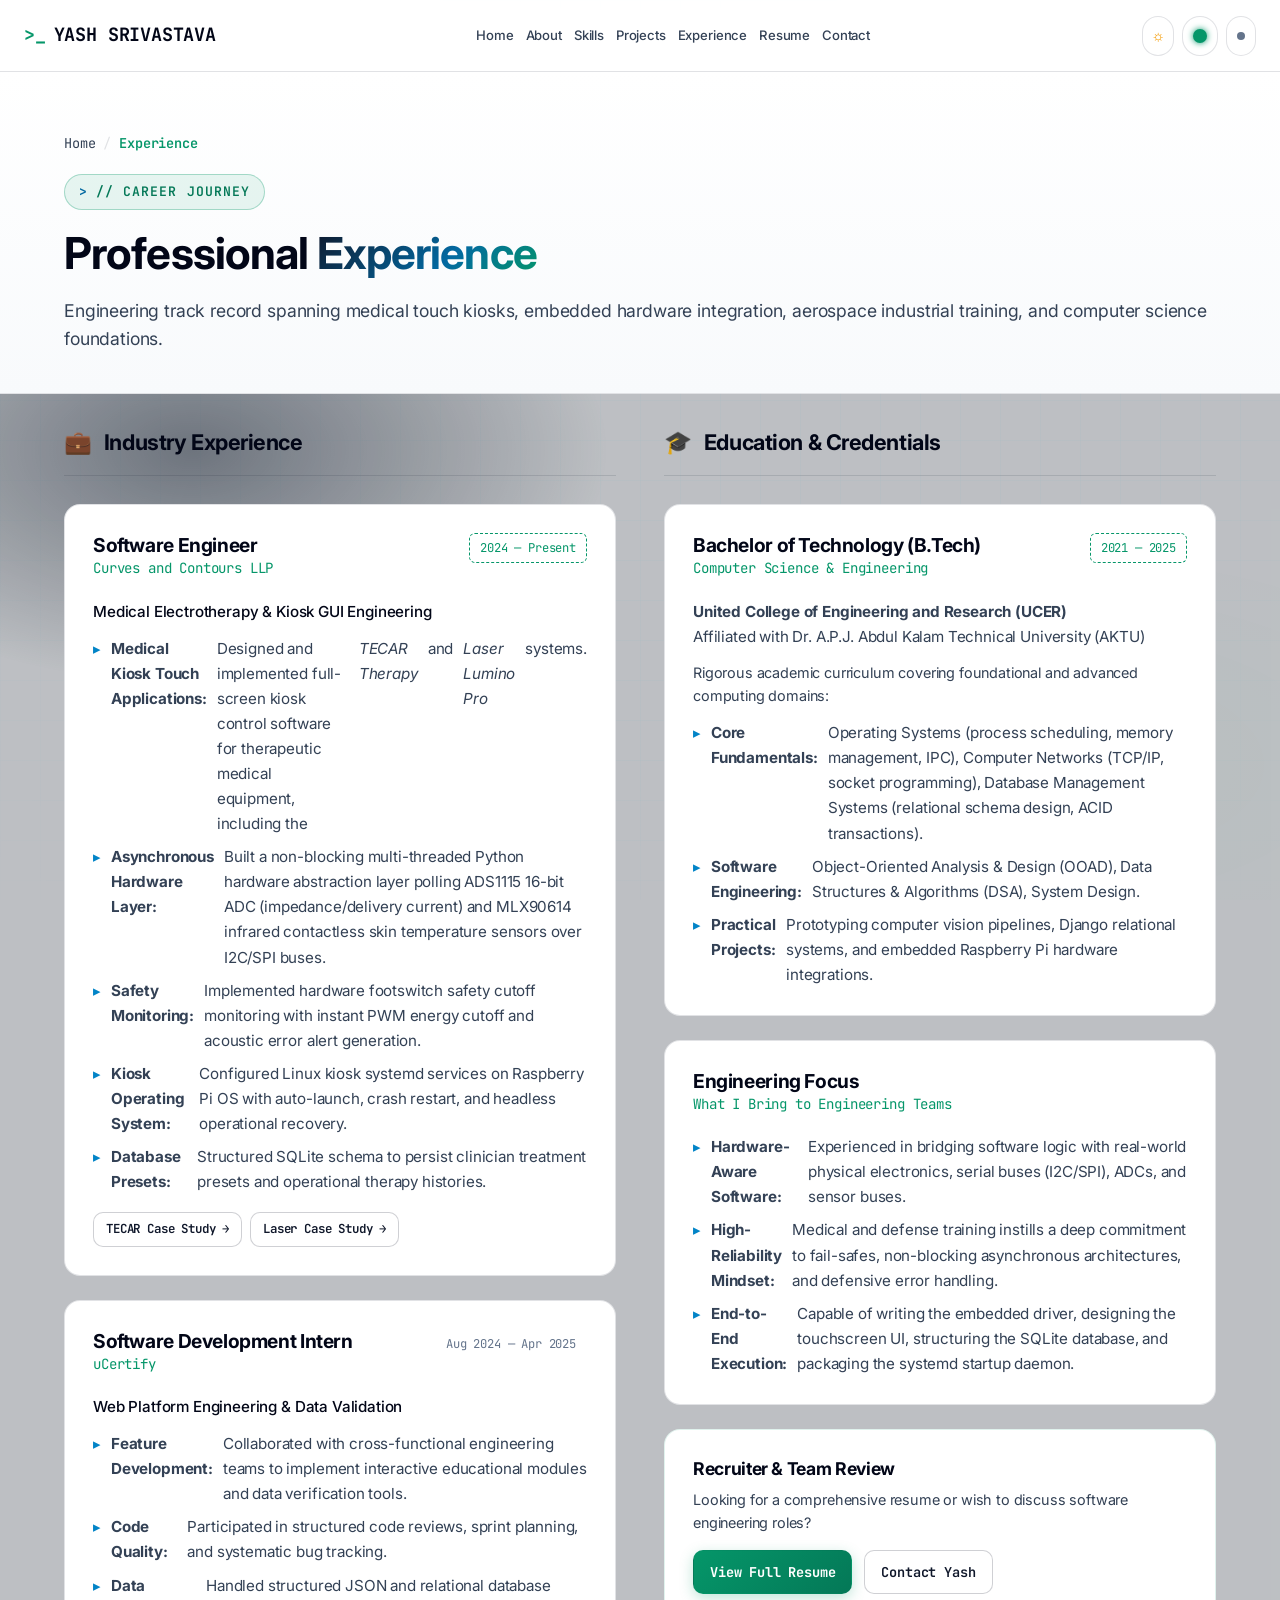
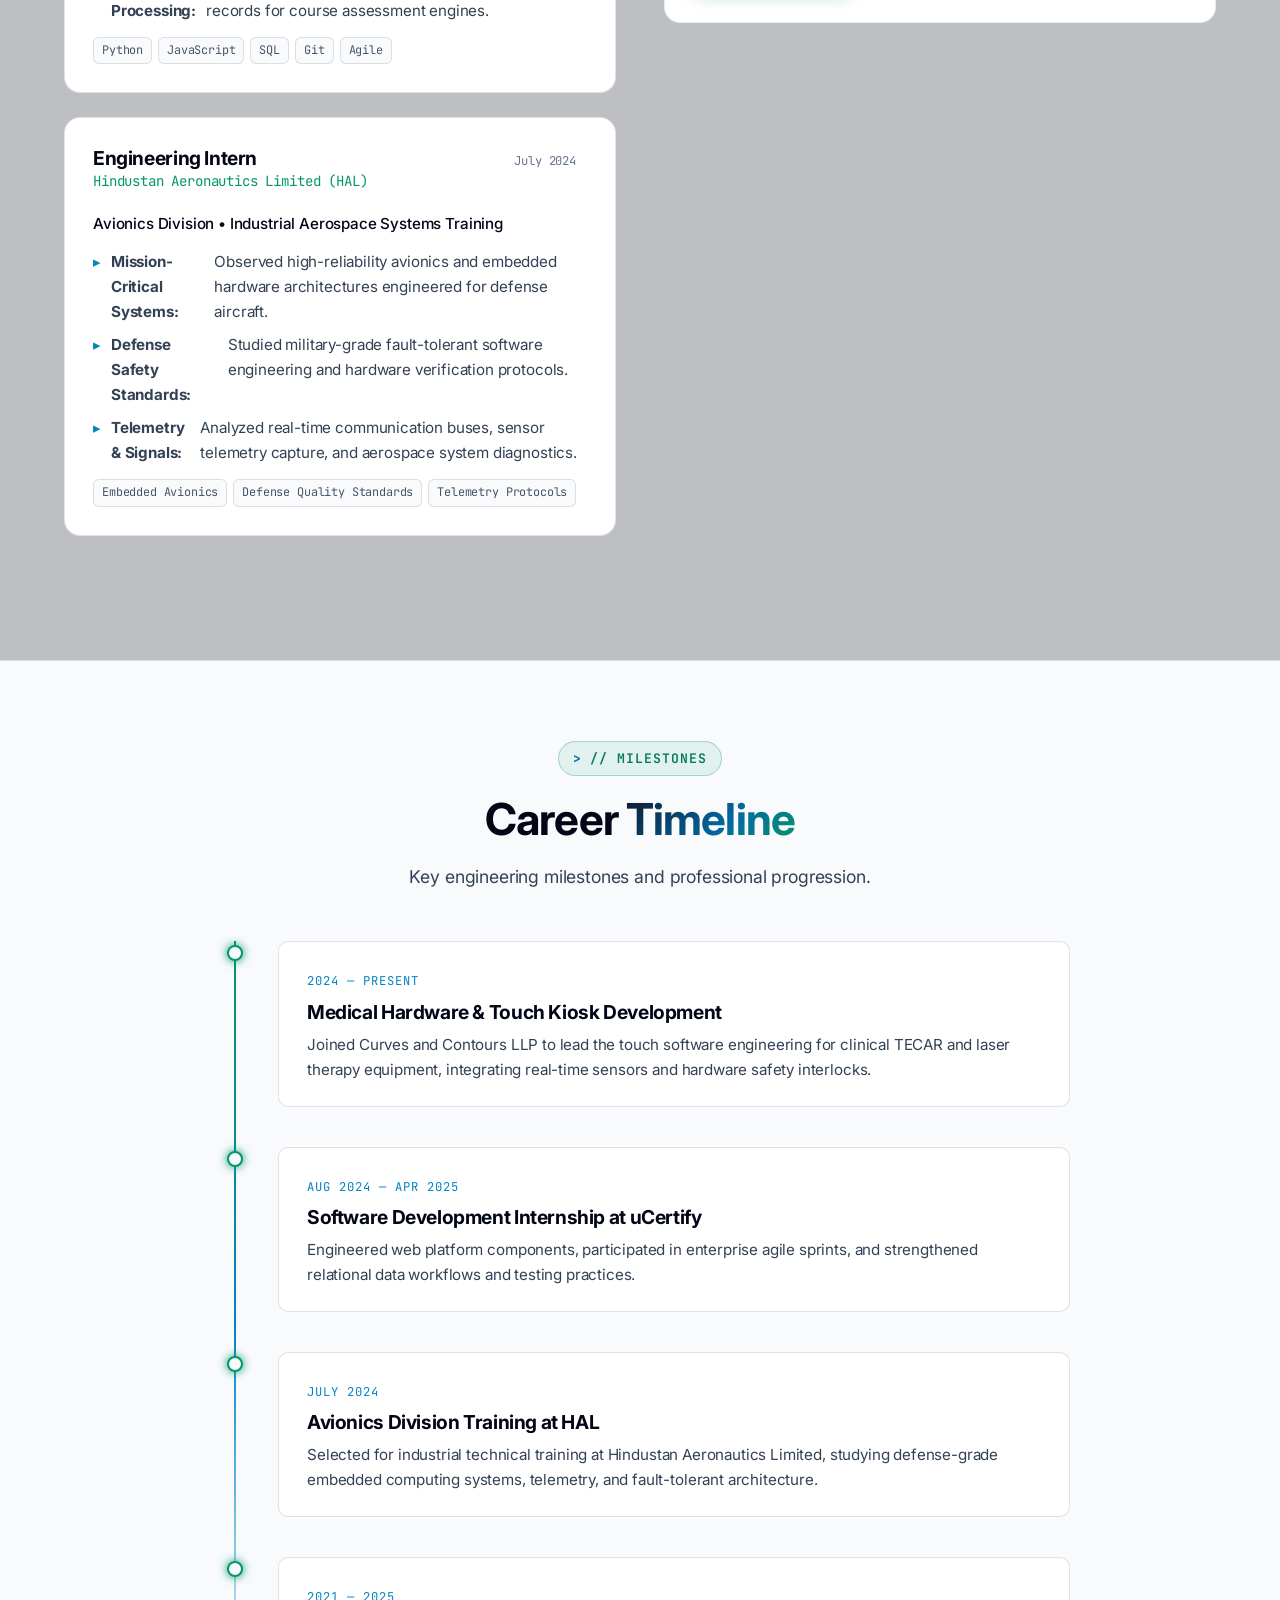
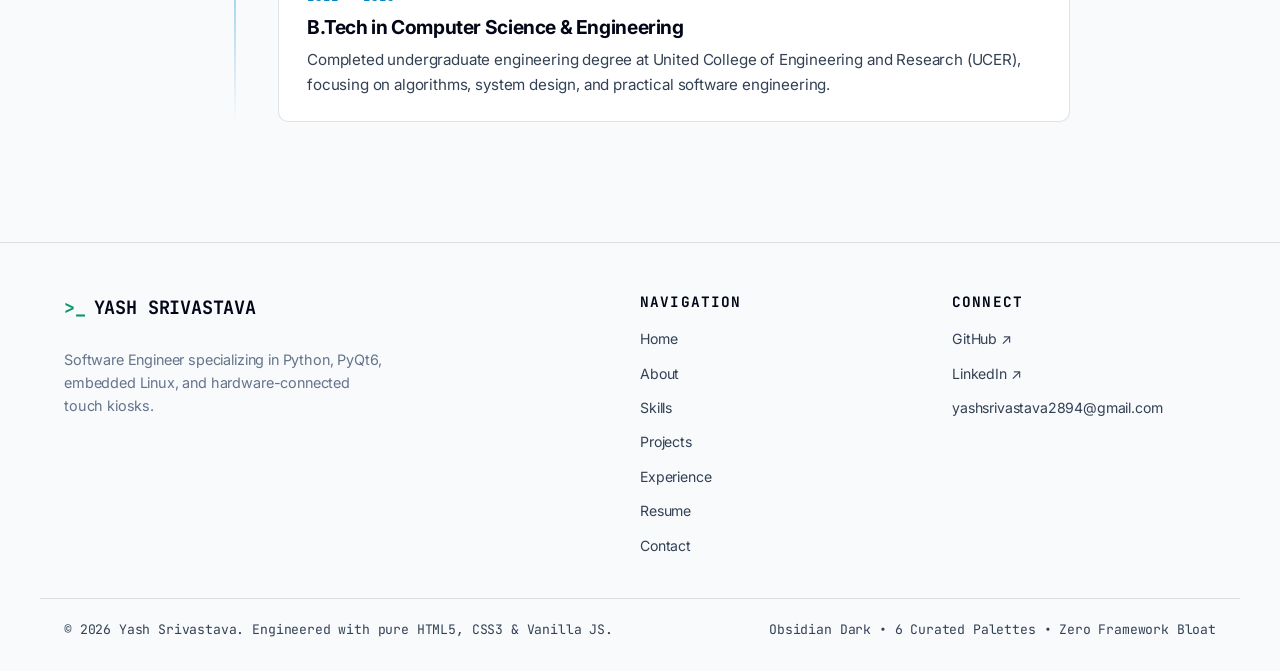
<file: experience/index.html>
<!DOCTYPE html>
<html lang="en" data-theme="dark" data-palette="emerald">
<head>
  <meta charset="UTF-8">
  <meta name="viewport" content="width=device-width, initial-scale=1.0">
  <title>Experience & Career Journey | Yash Srivastava</title>
  
  <meta name="description" content="Professional engineering experience, industrial internships at HAL and uCertify, and medical kiosk software development by Yash Srivastava.">
  <link rel="canonical" href="https://yashsrivastava.dev/experience/">

  <!-- Immediate Theme & Palette Initialization -->
  <script>
    (function () {
      try {
        var t = localStorage.getItem('portfolio_theme') || (window.matchMedia && window.matchMedia('(prefers-color-scheme: light)').matches ? 'light' : 'dark');
        var p = localStorage.getItem('portfolio_palette') || 'emerald';
        document.documentElement.setAttribute('data-theme', t);
        document.documentElement.setAttribute('data-palette', p);
      } catch (e) {}
    })();
  </script>

  <!-- Favicons -->
  <link rel="icon" type="image/x-icon" href="../favicon.ico">
  <link rel="icon" type="image/png" sizes="32x32" href="../assets/icons/favicon-32x32.png">
  <link rel="apple-touch-icon" sizes="180x180" href="../assets/icons/apple-touch-icon.png">

  <!-- Open Graph -->
  <meta property="og:type" content="website">
  <meta property="og:url" content="https://yashsrivastava.dev/experience/">
  <meta property="og:title" content="Experience & Career Journey | Yash Srivastava">
  <meta property="og:description" content="Engineering track record spanning medical touch kiosks, embedded Python software, aerospace training at HAL, and web development.">
  <meta property="og:image" content="https://yashsrivastava.dev/images/og-image.webp">

  <!-- Stylesheet -->
  <link rel="stylesheet" href="../assets/css/style.css">
  
  <!-- Preconnect Fonts -->
  <link rel="preconnect" href="https://fonts.googleapis.com">
  <link rel="preconnect" href="https://fonts.gstatic.com" crossorigin>
  <link href="https://fonts.googleapis.com/css2?family=Inter:wght@400;500;600;700&family=JetBrains+Mono:wght@400;600;700&display=swap" rel="stylesheet">
</head>
<body>
  <a href="#main-content" class="skip-link">Skip to main content</a>
  <canvas id="matrixCanvas" aria-hidden="true"></canvas>

  <header class="navbar" id="top-navbar">
    <div class="container nav-container">
      <a href="../index.html" class="nav-brand" aria-label="Yash Srivastava Portfolio Home">
        <span class="brand-prompt">&gt;_</span>
        <span class="brand-name">YASH SRIVASTAVA</span>
      </a>

      <nav aria-label="Main Navigation">
        <ul class="nav-links" id="nav-links">
          <li><a href="../index.html" class="nav-link">Home</a></li>
          <li><a href="../about/index.html" class="nav-link">About</a></li>
          <li><a href="../skills/index.html" class="nav-link">Skills</a></li>
          <li><a href="../projects/index.html" class="nav-link">Projects</a></li>
          <li><a href="index.html" class="nav-link active">Experience</a></li>
          <li><a href="../resume/index.html" class="nav-link">Resume</a></li>
          <li><a href="../contact/index.html" class="nav-link">Contact</a></li>
        </ul>
      </nav>

      <div class="nav-actions">
        <div class="nav-controls">
          <button type="button" class="ctrl-btn theme-toggle" id="theme-toggle-btn" aria-label="Switch Theme" title="Toggle Theme (Dark / Light)">
            <span class="ctrl-icon theme-icon-dark" aria-hidden="true">&#9790;</span>
            <span class="ctrl-icon theme-icon-light" aria-hidden="true">&#9788;</span>
            <span class="ctrl-label">Dark</span>
          </button>

          <div class="palette-dropdown" id="palette-dropdown-container">
            <button type="button" class="ctrl-btn palette-toggle" id="palette-toggle-btn" aria-haspopup="true" aria-expanded="false" aria-label="Select accent color palette" title="Select Color Palette">
              <span class="palette-color-preview" id="palette-color-preview" aria-hidden="true"></span>
              <span class="ctrl-label">Palette</span>
            </button>
            <div class="palette-menu" id="palette-menu" role="menu" aria-label="Color Palettes">
              <button type="button" class="palette-option active" data-palette="emerald" role="menuitem"><span class="swatch swatch-emerald"></span> Emerald</button>
              <button type="button" class="palette-option" data-palette="electric-blue" role="menuitem"><span class="swatch swatch-blue"></span> Electric Blue</button>
              <button type="button" class="palette-option" data-palette="cyan" role="menuitem"><span class="swatch swatch-cyan"></span> Neon Cyan</button>
              <button type="button" class="palette-option" data-palette="violet" role="menuitem"><span class="swatch swatch-violet"></span> Royal Violet</button>
              <button type="button" class="palette-option" data-palette="amber" role="menuitem"><span class="swatch swatch-amber"></span> Cyber Amber</button>
              <button type="button" class="palette-option" data-palette="monochrome" role="menuitem"><span class="swatch swatch-mono"></span> Monochrome</button>
            </div>
          </div>

          <button type="button" class="ctrl-btn matrix-toggle" id="matrix-toggle-btn" aria-pressed="false" aria-label="Toggle Matrix Canvas Animation" title="Toggle Matrix FX">
            <span class="matrix-status-dot"></span>
            <span class="ctrl-label">Matrix: OFF</span>
          </button>
        </div>

        <button type="button" class="menu-toggle" id="menu-toggle" aria-label="Toggle Navigation Menu" aria-expanded="false" aria-controls="nav-links">
          <svg viewBox="0 0 24 24" fill="none" stroke="currentColor" stroke-width="2" stroke-linecap="round" stroke-linejoin="round" aria-hidden="true">
            <line x1="3" y1="12" x2="21" y2="12"></line>
            <line x1="3" y1="6" x2="21" y2="6"></line>
            <line x1="3" y1="18" x2="21" y2="18"></line>
          </svg>
        </button>
      </div>
    </div>
  </header>

  <main id="main-content">
    <section class="page-hero">
      <div class="container">
        <nav class="breadcrumbs" aria-label="Breadcrumb">
          <a href="../index.html">Home</a>
          <span class="separator">/</span>
          <span class="current" aria-current="page">Experience</span>
        </nav>
        <span class="section-tag">// Career Journey</span>
        <h1 class="section-title">Professional <span class="text-gradient">Experience</span></h1>
        <p class="section-subtitle">
          Engineering track record spanning medical touch kiosks, embedded hardware integration, aerospace industrial training, and computer science foundations.
        </p>
      </div>
    </section>

    <!-- Experience & Education Dual Column Layout -->
    <section class="experience-education" style="padding-top: 30px;">
      <div class="container">
        <div class="dual-columns-grid">
          
          <!-- Column 1: Industry Experience -->
          <div class="column-wrapper">
            <div class="column-header">
              <span style="font-size: 1.4rem;">&#128188;</span>
              <h2 class="column-header-title">Industry Experience</h2>
            </div>

            <!-- Role 1: Curves & Contours LLP -->
            <div class="info-card">
              <div class="info-card-header">
                <div>
                  <h3 class="info-title">Software Engineer</h3>
                  <div class="info-subtitle">Curves and Contours LLP</div>
                </div>
                <span class="placeholder-pill" style="color: var(--accent); border-color: var(--accent);">2024 &mdash; Present</span>
              </div>
              <div class="info-body">
                <p style="margin-bottom: 12px; font-weight: 500; color: var(--text-highlight);">
                  Medical Electrotherapy &amp; Kiosk GUI Engineering
                </p>
                <ul class="info-bullets">
                  <li><strong>Medical Kiosk Touch Applications:</strong> Designed and implemented full-screen kiosk control software for therapeutic medical equipment, including the <em>TECAR Therapy</em> and <em>Laser Lumino Pro</em> systems.</li>
                  <li><strong>Asynchronous Hardware Layer:</strong> Built a non-blocking multi-threaded Python hardware abstraction layer polling ADS1115 16-bit ADC (impedance/delivery current) and MLX90614 infrared contactless skin temperature sensors over I2C/SPI buses.</li>
                  <li><strong>Safety Monitoring:</strong> Implemented hardware footswitch safety cutoff monitoring with instant PWM energy cutoff and acoustic error alert generation.</li>
                  <li><strong>Kiosk Operating System:</strong> Configured Linux kiosk systemd services on Raspberry Pi OS with auto-launch, crash restart, and headless operational recovery.</li>
                  <li><strong>Database Presets:</strong> Structured SQLite schema to persist clinician treatment presets and operational therapy histories.</li>
                </ul>
                <div style="margin-top: 18px; display: flex; flex-wrap: wrap; gap: 8px;">
                  <a href="../projects/tecar/index.html" class="btn btn-secondary" style="font-size: 0.78rem; padding: 6px 12px;">TECAR Case Study &rarr;</a>
                  <a href="../projects/laser-lumino-pro/index.html" class="btn btn-secondary" style="font-size: 0.78rem; padding: 6px 12px;">Laser Case Study &rarr;</a>
                </div>
              </div>
            </div>

            <!-- Role 2: uCertify -->
            <div class="info-card">
              <div class="info-card-header">
                <div>
                  <h3 class="info-title">Software Development Intern</h3>
                  <div class="info-subtitle">uCertify</div>
                </div>
                <span class="placeholder-pill">Aug 2024 &mdash; Apr 2025</span>
              </div>
              <div class="info-body">
                <p style="margin-bottom: 12px; font-weight: 500; color: var(--text-highlight);">
                  Web Platform Engineering &amp; Data Validation
                </p>
                <ul class="info-bullets">
                  <li><strong>Feature Development:</strong> Collaborated with cross-functional engineering teams to implement interactive educational modules and data verification tools.</li>
                  <li><strong>Code Quality:</strong> Participated in structured code reviews, sprint planning, and systematic bug tracking.</li>
                  <li><strong>Data Processing:</strong> Handled structured JSON and relational database records for course assessment engines.</li>
                </ul>
                <div class="project-tags" style="margin-top: 14px; display: flex; flex-wrap: wrap; gap: 6px;">
                  <span class="project-tag-pill">Python</span>
                  <span class="project-tag-pill">JavaScript</span>
                  <span class="project-tag-pill">SQL</span>
                  <span class="project-tag-pill">Git</span>
                  <span class="project-tag-pill">Agile</span>
                </div>
              </div>
            </div>

            <!-- Role 3: HAL -->
            <div class="info-card">
              <div class="info-card-header">
                <div>
                  <h3 class="info-title">Engineering Intern</h3>
                  <div class="info-subtitle">Hindustan Aeronautics Limited (HAL)</div>
                </div>
                <span class="placeholder-pill">July 2024</span>
              </div>
              <div class="info-body">
                <p style="margin-bottom: 12px; font-weight: 500; color: var(--text-highlight);">
                  Avionics Division &bull; Industrial Aerospace Systems Training
                </p>
                <ul class="info-bullets">
                  <li><strong>Mission-Critical Systems:</strong> Observed high-reliability avionics and embedded hardware architectures engineered for defense aircraft.</li>
                  <li><strong>Defense Safety Standards:</strong> Studied military-grade fault-tolerant software engineering and hardware verification protocols.</li>
                  <li><strong>Telemetry &amp; Signals:</strong> Analyzed real-time communication buses, sensor telemetry capture, and aerospace system diagnostics.</li>
                </ul>
                <div class="project-tags" style="margin-top: 14px; display: flex; flex-wrap: wrap; gap: 6px;">
                  <span class="project-tag-pill">Embedded Avionics</span>
                  <span class="project-tag-pill">Defense Quality Standards</span>
                  <span class="project-tag-pill">Telemetry Protocols</span>
                </div>
              </div>
            </div>

          </div>

          <!-- Column 2: Education & Milestones -->
          <div class="column-wrapper">
            <div class="column-header">
              <span style="font-size: 1.4rem;">&#127891;</span>
              <h2 class="column-header-title">Education &amp; Credentials</h2>
            </div>

            <!-- Education: B.Tech -->
            <div class="info-card">
              <div class="info-card-header">
                <div>
                  <h3 class="info-title">Bachelor of Technology (B.Tech)</h3>
                  <div class="info-subtitle">Computer Science &amp; Engineering</div>
                </div>
                <span class="placeholder-pill" style="color: var(--accent); border-color: var(--accent);">2021 &mdash; 2025</span>
              </div>
              <div class="info-body">
                <p style="color: var(--text-secondary); margin-bottom: 12px;">
                  <strong>United College of Engineering and Research (UCER)</strong><br>
                  Affiliated with Dr. A.P.J. Abdul Kalam Technical University (AKTU)
                </p>
                <p style="font-size: 0.9rem; color: var(--text-secondary); margin-bottom: 12px;">
                  Rigorous academic curriculum covering foundational and advanced computing domains:
                </p>
                <ul class="info-bullets">
                  <li><strong>Core Fundamentals:</strong> Operating Systems (process scheduling, memory management, IPC), Computer Networks (TCP/IP, socket programming), Database Management Systems (relational schema design, ACID transactions).</li>
                  <li><strong>Software Engineering:</strong> Object-Oriented Analysis &amp; Design (OOAD), Data Structures &amp; Algorithms (DSA), System Design.</li>
                  <li><strong>Practical Projects:</strong> Prototyping computer vision pipelines, Django relational systems, and embedded Raspberry Pi hardware integrations.</li>
                </ul>
              </div>
            </div>

            <!-- Engineering Philosophy Card -->
            <div class="info-card">
              <div class="info-card-header">
                <div>
                  <h3 class="info-title">Engineering Focus</h3>
                  <div class="info-subtitle">What I Bring to Engineering Teams</div>
                </div>
              </div>
              <div class="info-body">
                <ul class="info-bullets">
                  <li><strong>Hardware-Aware Software:</strong> Experienced in bridging software logic with real-world physical electronics, serial buses (I2C/SPI), ADCs, and sensor buses.</li>
                  <li><strong>High-Reliability Mindset:</strong> Medical and defense training instills a deep commitment to fail-safes, non-blocking asynchronous architectures, and defensive error handling.</li>
                  <li><strong>End-to-End Execution:</strong> Capable of writing the embedded driver, designing the touchscreen UI, structuring the SQLite database, and packaging the systemd startup daemon.</li>
                </ul>
              </div>
            </div>

            <!-- Quick Action Box -->
            <div class="info-card" style="background: var(--bg-surface); border-color: var(--accent-dim);">
              <h3 style="font-size: 1.1rem; color: var(--text-highlight); margin-bottom: 8px;">Recruiter &amp; Team Review</h3>
              <p style="font-size: 0.9rem; color: var(--text-secondary); line-height: 1.6; margin-bottom: 16px;">
                Looking for a comprehensive resume or wish to discuss software engineering roles?
              </p>
              <div style="display: flex; gap: 12px; flex-wrap: wrap;">
                <a href="../resume/index.html" class="btn btn-primary" style="font-size: 0.85rem; padding: 10px 16px;">View Full Resume</a>
                <a href="../contact/index.html" class="btn btn-secondary" style="font-size: 0.85rem; padding: 10px 16px;">Contact Yash</a>
              </div>
            </div>

          </div>

        </div>
      </div>
    </section>

    <!-- Career Milestones Timeline -->
    <section class="achievements" style="border-top: 1px solid var(--border-subtle); padding: 80px 0;">
      <div class="container">
        <div class="section-header" style="text-align: center; max-width: 650px; margin: 0 auto 50px;">
          <span class="section-tag">// Milestones</span>
          <h2 class="section-title">Career <span class="text-gradient">Timeline</span></h2>
          <p class="section-subtitle">Key engineering milestones and professional progression.</p>
        </div>

        <div class="timeline">
          
          <div class="timeline-item">
            <div class="timeline-dot"></div>
            <div class="timeline-card">
              <span class="timeline-badge">2024 &mdash; Present</span>
              <h3 class="timeline-title">Medical Hardware &amp; Touch Kiosk Development</h3>
              <p class="timeline-text">
                Joined Curves and Contours LLP to lead the touch software engineering for clinical TECAR and laser therapy equipment, integrating real-time sensors and hardware safety interlocks.
              </p>
            </div>
          </div>

          <div class="timeline-item">
            <div class="timeline-dot"></div>
            <div class="timeline-card">
              <span class="timeline-badge">Aug 2024 &mdash; Apr 2025</span>
              <h3 class="timeline-title">Software Development Internship at uCertify</h3>
              <p class="timeline-text">
                Engineered web platform components, participated in enterprise agile sprints, and strengthened relational data workflows and testing practices.
              </p>
            </div>
          </div>

          <div class="timeline-item">
            <div class="timeline-dot"></div>
            <div class="timeline-card">
              <span class="timeline-badge">July 2024</span>
              <h3 class="timeline-title">Avionics Division Training at HAL</h3>
              <p class="timeline-text">
                Selected for industrial technical training at Hindustan Aeronautics Limited, studying defense-grade embedded computing systems, telemetry, and fault-tolerant architecture.
              </p>
            </div>
          </div>

          <div class="timeline-item">
            <div class="timeline-dot"></div>
            <div class="timeline-card">
              <span class="timeline-badge">2021 &mdash; 2025</span>
              <h3 class="timeline-title">B.Tech in Computer Science &amp; Engineering</h3>
              <p class="timeline-text">
                Completed undergraduate engineering degree at United College of Engineering and Research (UCER), focusing on algorithms, system design, and practical software engineering.
              </p>
            </div>
          </div>

        </div>
      </div>
    </section>
  </main>

  <footer class="footer" style="padding: 50px 0 30px; border-top: 1px solid var(--border-subtle); background: var(--bg-primary);">
    <div class="container footer-grid">
      <div class="footer-brand">
        <a href="../index.html" class="nav-brand" style="margin-bottom: 12px; display: inline-flex;">
          <span class="brand-prompt">&gt;_</span>
          <span class="brand-name">YASH SRIVASTAVA</span>
        </a>
        <p style="color: var(--text-muted); font-size: 0.9rem; max-width: 320px; line-height: 1.6;">
          Software Engineer specializing in Python, PyQt6, embedded Linux, and hardware-connected touch kiosks.
        </p>
      </div>

      <div class="footer-links-group">
        <h4 style="font-family: var(--font-mono); font-size: 0.9rem; text-transform: uppercase; margin-bottom: 14px; color: var(--text-highlight);">Navigation</h4>
        <ul style="list-style: none; display: flex; flex-direction: column; gap: 8px;">
          <li><a href="../index.html" style="color: var(--text-secondary); font-size: 0.88rem;">Home</a></li>
          <li><a href="../about/index.html" style="color: var(--text-secondary); font-size: 0.88rem;">About</a></li>
          <li><a href="../skills/index.html" style="color: var(--text-secondary); font-size: 0.88rem;">Skills</a></li>
          <li><a href="../projects/index.html" style="color: var(--text-secondary); font-size: 0.88rem;">Projects</a></li>
          <li><a href="index.html" style="color: var(--text-secondary); font-size: 0.88rem;">Experience</a></li>
          <li><a href="../resume/index.html" style="color: var(--text-secondary); font-size: 0.88rem;">Resume</a></li>
          <li><a href="../contact/index.html" style="color: var(--text-secondary); font-size: 0.88rem;">Contact</a></li>
        </ul>
      </div>

      <div class="footer-social-group">
        <h4 style="font-family: var(--font-mono); font-size: 0.9rem; text-transform: uppercase; margin-bottom: 14px; color: var(--text-highlight);">Connect</h4>
        <ul style="list-style: none; display: flex; flex-direction: column; gap: 8px;">
          <li><a href="https://github.com/yashsrivastava12345" target="_blank" rel="noopener noreferrer" style="color: var(--text-secondary); font-size: 0.88rem;">GitHub &nearr;</a></li>
          <li><a href="https://www.linkedin.com/in/yash-srivastava-363363220/" target="_blank" rel="noopener noreferrer" style="color: var(--text-secondary); font-size: 0.88rem;">LinkedIn &nearr;</a></li>
          <li><a href="mailto:yashsrivastava2894@gmail.com" style="color: var(--text-secondary); font-size: 0.88rem;">yashsrivastava2894@gmail.com</a></li>
        </ul>
      </div>
    </div>

    <div class="container footer-bottom" style="margin-top: 36px; padding-top: 20px; border-top: 1px solid var(--border-subtle); display: flex; justify-content: space-between; align-items: center; flex-wrap: wrap; gap: 12px; color: var(--text-muted); font-size: 0.82rem; font-family: var(--font-mono);">
      <p>&copy; 2026 Yash Srivastava. Engineered with pure HTML5, CSS3 &amp; Vanilla JS.</p>
      <p>Obsidian Dark &bull; 6 Curated Palettes &bull; Zero Framework Bloat</p>
    </div>
  </footer>

  <script src="../assets/js/settings.js"></script>
</body>
</html>
</file>
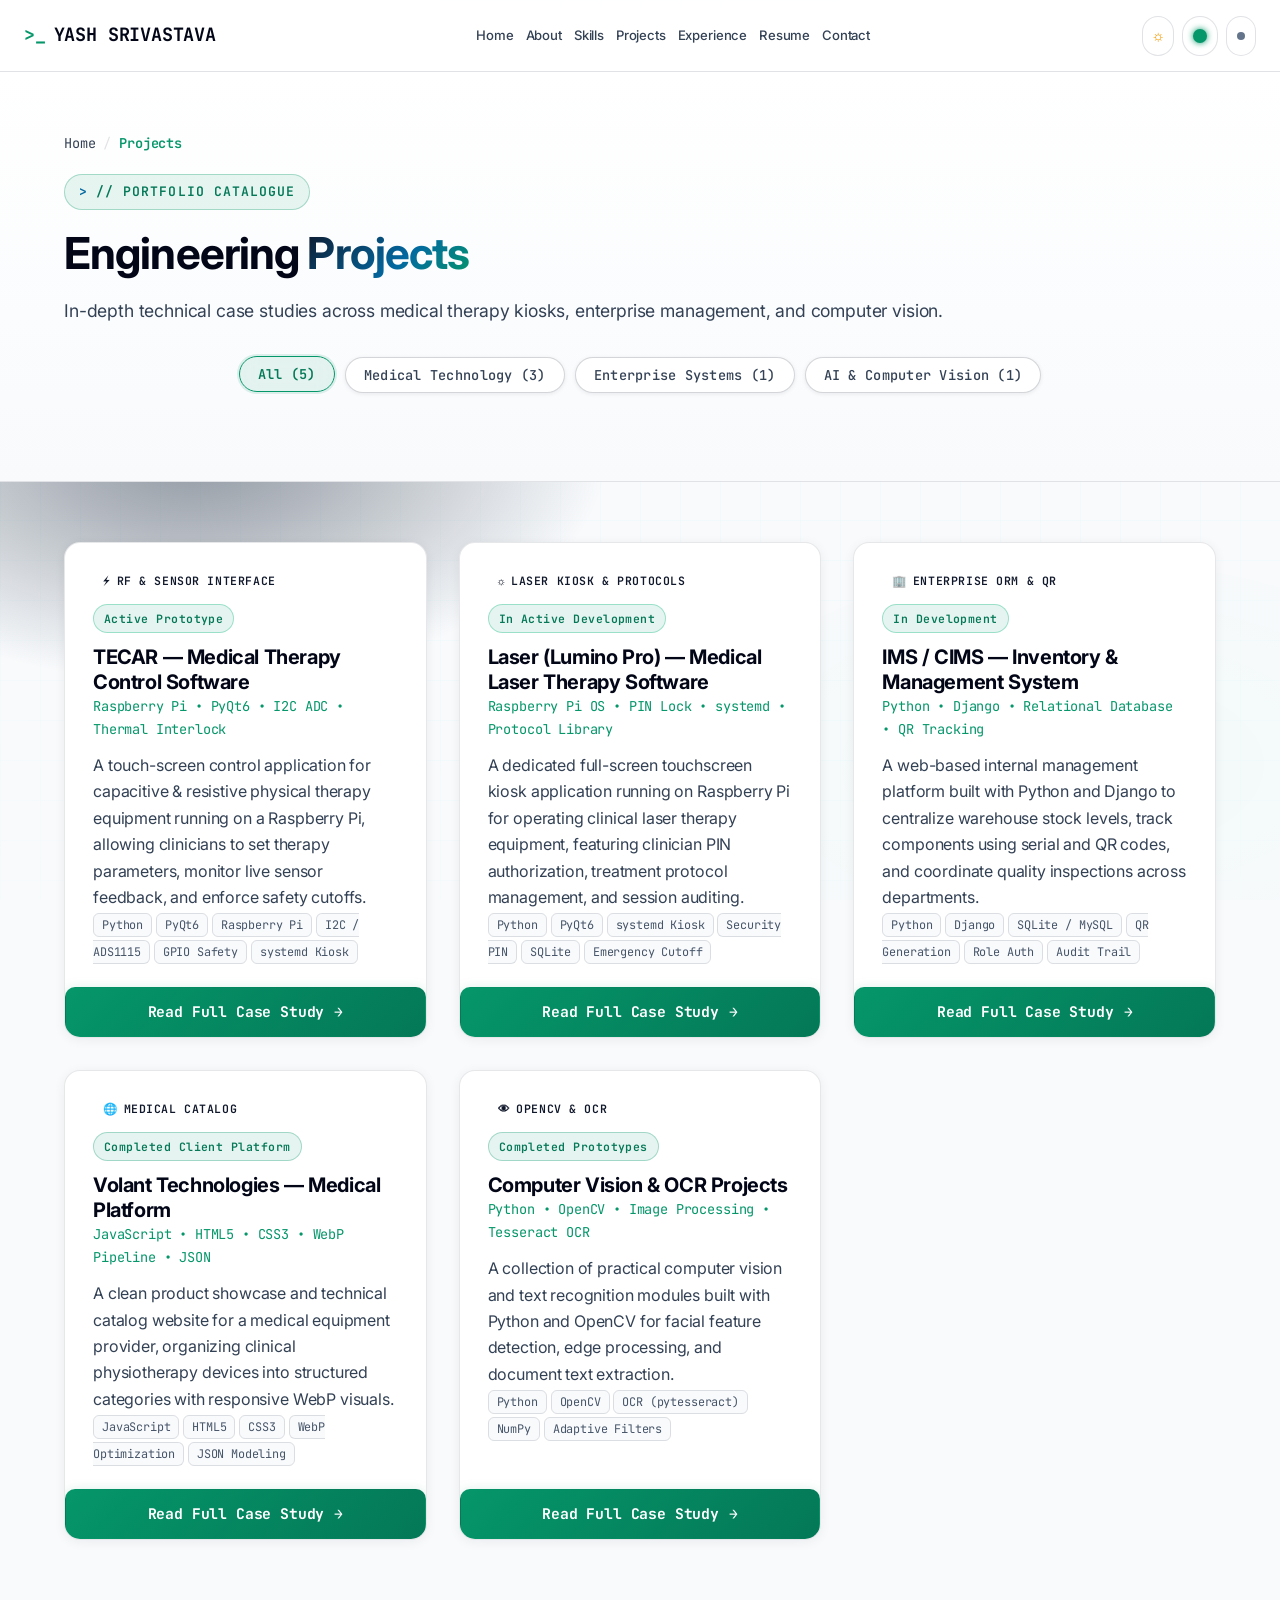
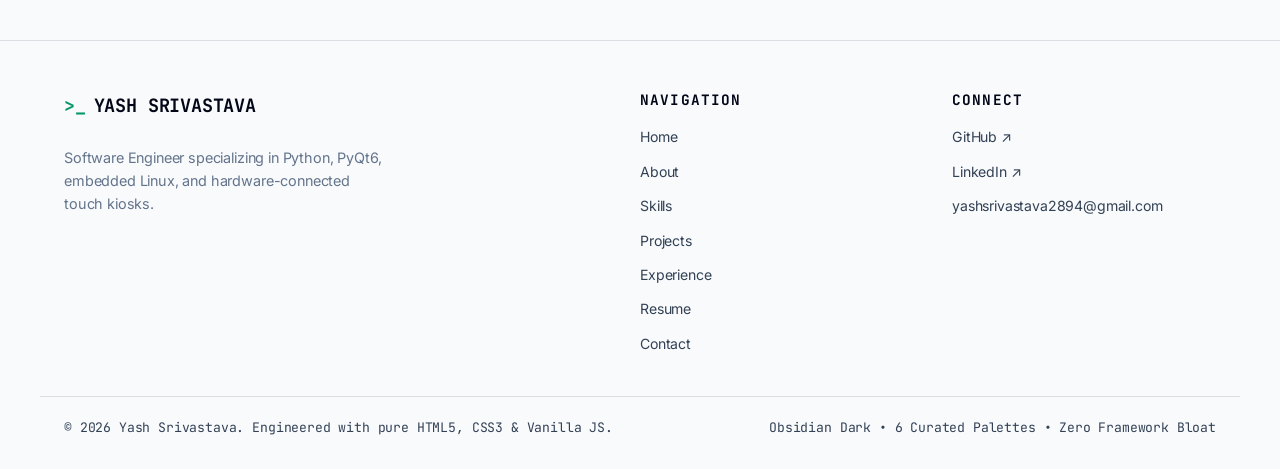
<file: projects/index.html>
<!DOCTYPE html>
<html lang="en" data-theme="dark" data-palette="emerald">
<head>
  <meta charset="UTF-8">
  <meta name="viewport" content="width=device-width, initial-scale=1.0">
  <title>Engineering Projects Portfolio | Yash Srivastava</title>
  
  <meta name="description" content="Explore software engineering projects by Yash Srivastava — medical therapy touchscreen interfaces, embedded Linux kiosks, Django enterprise systems, and computer vision.">
  <link rel="canonical" href="https://yashsrivastava.dev/projects/">

  <!-- Immediate Theme & Palette Initialization -->
  <script>
    (function () {
      try {
        var t = localStorage.getItem('portfolio_theme') || (window.matchMedia && window.matchMedia('(prefers-color-scheme: light)').matches ? 'light' : 'dark');
        var p = localStorage.getItem('portfolio_palette') || 'emerald';
        document.documentElement.setAttribute('data-theme', t);
        document.documentElement.setAttribute('data-palette', p);
      } catch (e) {}
    })();
  </script>

  <!-- Favicons -->
  <link rel="icon" type="image/x-icon" href="../favicon.ico">
  <link rel="icon" type="image/png" sizes="32x32" href="../assets/icons/favicon-32x32.png">
  <link rel="apple-touch-icon" sizes="180x180" href="../assets/icons/apple-touch-icon.png">

  <!-- Open Graph -->
  <meta property="og:type" content="website">
  <meta property="og:url" content="https://yashsrivastava.dev/projects/">
  <meta property="og:title" content="Engineering Projects Portfolio | Yash Srivastava">
  <meta property="og:description" content="Complete portfolio of medical device software, embedded Linux kiosks, and enterprise web platforms.">
  <meta property="og:image" content="https://yashsrivastava.dev/images/og-image.webp">

  <!-- Stylesheet -->
  <link rel="stylesheet" href="../assets/css/style.css">
  
  <!-- Preconnect Fonts -->
  <link rel="preconnect" href="https://fonts.googleapis.com">
  <link rel="preconnect" href="https://fonts.gstatic.com" crossorigin>
  <link href="https://fonts.googleapis.com/css2?family=Inter:wght@400;500;600;700&family=JetBrains+Mono:wght@400;600;700&display=swap" rel="stylesheet">
</head>
<body>
  <a href="#main-content" class="skip-link">Skip to main content</a>
  <canvas id="matrixCanvas" aria-hidden="true"></canvas>

  <!-- Sticky Navigation Bar -->
  <header class="navbar" id="top-navbar">
    <div class="container nav-container">
      <a href="../index.html" class="nav-brand" aria-label="Yash Srivastava Portfolio Home">
        <span class="brand-prompt">&gt;_</span>
        <span class="brand-name">YASH SRIVASTAVA</span>
      </a>

      <nav aria-label="Main Navigation">
        <ul class="nav-links" id="nav-links">
          <li><a href="../index.html" class="nav-link">Home</a></li>
          <li><a href="../about/index.html" class="nav-link">About</a></li>
          <li><a href="../skills/index.html" class="nav-link">Skills</a></li>
          <li><a href="index.html" class="nav-link active">Projects</a></li>
          <li><a href="../experience/index.html" class="nav-link">Experience</a></li>
          <li><a href="../resume/index.html" class="nav-link">Resume</a></li>
          <li><a href="../contact/index.html" class="nav-link">Contact</a></li>
        </ul>
      </nav>

      <div class="nav-actions">
        <div class="nav-controls">
          <button type="button" class="ctrl-btn theme-toggle" id="theme-toggle-btn" aria-label="Switch Theme" title="Toggle Theme (Dark / Light)">
            <span class="ctrl-icon theme-icon-dark" aria-hidden="true">&#9790;</span>
            <span class="ctrl-icon theme-icon-light" aria-hidden="true">&#9788;</span>
            <span class="ctrl-label">Dark</span>
          </button>

          <div class="palette-dropdown" id="palette-dropdown-container">
            <button type="button" class="ctrl-btn palette-toggle" id="palette-toggle-btn" aria-haspopup="true" aria-expanded="false" aria-label="Select accent color palette" title="Select Color Palette">
              <span class="palette-color-preview" id="palette-color-preview" aria-hidden="true"></span>
              <span class="ctrl-label">Palette</span>
            </button>
            <div class="palette-menu" id="palette-menu" role="menu" aria-label="Color Palettes">
              <button type="button" class="palette-option active" data-palette="emerald" role="menuitem"><span class="swatch swatch-emerald"></span> Emerald</button>
              <button type="button" class="palette-option" data-palette="electric-blue" role="menuitem"><span class="swatch swatch-blue"></span> Electric Blue</button>
              <button type="button" class="palette-option" data-palette="cyan" role="menuitem"><span class="swatch swatch-cyan"></span> Neon Cyan</button>
              <button type="button" class="palette-option" data-palette="violet" role="menuitem"><span class="swatch swatch-violet"></span> Royal Violet</button>
              <button type="button" class="palette-option" data-palette="amber" role="menuitem"><span class="swatch swatch-amber"></span> Cyber Amber</button>
              <button type="button" class="palette-option" data-palette="monochrome" role="menuitem"><span class="swatch swatch-mono"></span> Monochrome</button>
            </div>
          </div>

          <button type="button" class="ctrl-btn matrix-toggle" id="matrix-toggle-btn" aria-pressed="false" aria-label="Toggle Matrix Canvas Animation" title="Toggle Matrix FX">
            <span class="matrix-status-dot"></span>
            <span class="ctrl-label">Matrix: OFF</span>
          </button>
        </div>

        <button type="button" class="menu-toggle" id="menu-toggle" aria-label="Toggle Navigation Menu" aria-expanded="false" aria-controls="nav-links">
          <svg viewBox="0 0 24 24" fill="none" stroke="currentColor" stroke-width="2" stroke-linecap="round" stroke-linejoin="round" aria-hidden="true">
            <line x1="3" y1="12" x2="21" y2="12"></line>
            <line x1="3" y1="6" x2="21" y2="6"></line>
            <line x1="3" y1="18" x2="21" y2="18"></line>
          </svg>
        </button>
      </div>
    </div>
  </header>

  <main id="main-content">
    <!-- Page Hero & Breadcrumbs -->
    <section class="page-hero">
      <div class="container">
        <nav class="breadcrumbs" aria-label="Breadcrumb">
          <a href="../index.html">Home</a>
          <span class="separator">/</span>
          <span class="current" aria-current="page">Projects</span>
        </nav>
        <span class="section-tag">// Portfolio Catalogue</span>
        <h1 class="section-title">Engineering <span class="text-gradient">Projects</span></h1>
        <p class="section-subtitle">
          In-depth technical case studies across medical therapy kiosks, enterprise management, and computer vision.
        </p>

        <!-- Category Filter Pills -->
        <div class="project-filters" role="group" aria-label="Project Category Filter" style="display: flex; gap: 10px; margin-top: 32px; flex-wrap: wrap;">
          <button type="button" class="filter-btn active" data-filter="all" aria-pressed="true">All (5)</button>
          <button type="button" class="filter-btn" data-filter="medical" aria-pressed="false">Medical Technology (3)</button>
          <button type="button" class="filter-btn" data-filter="enterprise" aria-pressed="false">Enterprise Systems (1)</button>
          <button type="button" class="filter-btn" data-filter="ai" aria-pressed="false">AI &amp; Computer Vision (1)</button>
        </div>
      </div>
    </section>

    <!-- Projects Grid Section -->
    <section style="padding: 60px 0 100px;">
      <div class="container">
        <div class="projects-grid" id="projects-catalogue-grid" style="display: grid; grid-template-columns: repeat(auto-fit, minmax(min(100%, 340px), 1fr)); gap: 32px;">

          <!-- Project 1: TECAR -->
          <article class="project-card project-card-tecar" data-category="medical">
            <div class="project-card-header">
              <div class="project-visual-badge">
                <span class="project-badge-icon">&#9889;</span>
                <span class="project-badge-text">RF &amp; SENSOR INTERFACE</span>
              </div>
              <span class="project-status-badge status-active">Active Prototype</span>
            </div>
            <div class="project-card-body">
              <h2 class="project-title" style="font-size: 1.25rem;">TECAR — Medical Therapy Control Software</h2>
              <p class="project-subtitle" style="font-size: 0.85rem; color: var(--accent); margin-bottom: 12px; font-family: var(--font-mono);">
                Raspberry Pi &bull; PyQt6 &bull; I2C ADC &bull; Thermal Interlock
              </p>
              <p class="project-desc">
                A touch-screen control application for capacitive &amp; resistive physical therapy equipment running on a Raspberry Pi, allowing clinicians to set therapy parameters, monitor live sensor feedback, and enforce safety cutoffs.
              </p>
              <div class="project-tags">
                <span class="project-tag-pill">Python</span>
                <span class="project-tag-pill">PyQt6</span>
                <span class="project-tag-pill">Raspberry Pi</span>
                <span class="project-tag-pill">I2C / ADS1115</span>
                <span class="project-tag-pill">GPIO Safety</span>
                <span class="project-tag-pill">systemd Kiosk</span>
              </div>
            </div>
            <div class="project-card-footer">
              <a href="tecar/index.html" class="btn btn-primary" style="width: 100%; justify-content: center;">
                <span>Read Full Case Study</span>
                <span class="btn-arrow">&rarr;</span>
              </a>
            </div>
          </article>

          <!-- Project 2: Laser Lumino Pro -->
          <article class="project-card project-card-laser" data-category="medical">
            <div class="project-card-header">
              <div class="project-visual-badge">
                <span class="project-badge-icon">&#9788;</span>
                <span class="project-badge-text">LASER KIOSK &amp; PROTOCOLS</span>
              </div>
              <span class="project-status-badge status-active">In Active Development</span>
            </div>
            <div class="project-card-body">
              <h2 class="project-title" style="font-size: 1.25rem;">Laser (Lumino Pro) — Medical Laser Therapy Software</h2>
              <p class="project-subtitle" style="font-size: 0.85rem; color: var(--accent); margin-bottom: 12px; font-family: var(--font-mono);">
                Raspberry Pi OS &bull; PIN Lock &bull; systemd &bull; Protocol Library
              </p>
              <p class="project-desc">
                A dedicated full-screen touchscreen kiosk application running on Raspberry Pi for operating clinical laser therapy equipment, featuring clinician PIN authorization, treatment protocol management, and session auditing.
              </p>
              <div class="project-tags">
                <span class="project-tag-pill">Python</span>
                <span class="project-tag-pill">PyQt6</span>
                <span class="project-tag-pill">systemd Kiosk</span>
                <span class="project-tag-pill">Security PIN</span>
                <span class="project-tag-pill">SQLite</span>
                <span class="project-tag-pill">Emergency Cutoff</span>
              </div>
            </div>
            <div class="project-card-footer">
              <a href="laser-lumino-pro/index.html" class="btn btn-primary" style="width: 100%; justify-content: center;">
                <span>Read Full Case Study</span>
                <span class="btn-arrow">&rarr;</span>
              </a>
            </div>
          </article>

          <!-- Project 3: Django IMS -->
          <article class="project-card project-card-enterprise" data-category="enterprise">
            <div class="project-card-header">
              <div class="project-visual-badge">
                <span class="project-badge-icon">&#127970;</span>
                <span class="project-badge-text">ENTERPRISE ORM &amp; QR</span>
              </div>
              <span class="project-status-badge status-active">In Development</span>
            </div>
            <div class="project-card-body">
              <h2 class="project-title" style="font-size: 1.25rem;">IMS / CIMS — Inventory &amp; Management System</h2>
              <p class="project-subtitle" style="font-size: 0.85rem; color: var(--accent); margin-bottom: 12px; font-family: var(--font-mono);">
                Python &bull; Django &bull; Relational Database &bull; QR Tracking
              </p>
              <p class="project-desc">
                A web-based internal management platform built with Python and Django to centralize warehouse stock levels, track components using serial and QR codes, and coordinate quality inspections across departments.
              </p>
              <div class="project-tags">
                <span class="project-tag-pill">Python</span>
                <span class="project-tag-pill">Django</span>
                <span class="project-tag-pill">SQLite / MySQL</span>
                <span class="project-tag-pill">QR Generation</span>
                <span class="project-tag-pill">Role Auth</span>
                <span class="project-tag-pill">Audit Trail</span>
              </div>
            </div>
            <div class="project-card-footer">
              <a href="django-ims/index.html" class="btn btn-primary" style="width: 100%; justify-content: center;">
                <span>Read Full Case Study</span>
                <span class="btn-arrow">&rarr;</span>
              </a>
            </div>
          </article>

          <!-- Project 4: Volant Platform -->
          <article class="project-card" data-category="medical">
            <div class="project-card-header">
              <div class="project-visual-badge">
                <span class="project-badge-icon">&#127760;</span>
                <span class="project-badge-text">MEDICAL CATALOG</span>
              </div>
              <span class="project-status-badge status-completed">Completed Client Platform</span>
            </div>
            <div class="project-card-body">
              <h2 class="project-title" style="font-size: 1.25rem;">Volant Technologies — Medical Platform</h2>
              <p class="project-subtitle" style="font-size: 0.85rem; color: var(--accent); margin-bottom: 12px; font-family: var(--font-mono);">
                JavaScript &bull; HTML5 &bull; CSS3 &bull; WebP Pipeline &bull; JSON
              </p>
              <p class="project-desc">
                A clean product showcase and technical catalog website for a medical equipment provider, organizing clinical physiotherapy devices into structured categories with responsive WebP visuals.
              </p>
              <div class="project-tags">
                <span class="project-tag-pill">JavaScript</span>
                <span class="project-tag-pill">HTML5</span>
                <span class="project-tag-pill">CSS3</span>
                <span class="project-tag-pill">WebP Optimization</span>
                <span class="project-tag-pill">JSON Modeling</span>
              </div>
            </div>
            <div class="project-card-footer">
              <a href="volant-technologies/index.html" class="btn btn-primary" style="width: 100%; justify-content: center;">
                <span>Read Full Case Study</span>
                <span class="btn-arrow">&rarr;</span>
              </a>
            </div>
          </article>

          <!-- Project 5: Computer Vision & OCR -->
          <article class="project-card" data-category="ai">
            <div class="project-card-header">
              <div class="project-visual-badge">
                <span class="project-badge-icon">&#128065;</span>
                <span class="project-badge-text">OPENCV &amp; OCR</span>
              </div>
              <span class="project-status-badge status-completed">Completed Prototypes</span>
            </div>
            <div class="project-card-body">
              <h2 class="project-title" style="font-size: 1.25rem;">Computer Vision &amp; OCR Projects</h2>
              <p class="project-subtitle" style="font-size: 0.85rem; color: var(--accent); margin-bottom: 12px; font-family: var(--font-mono);">
                Python &bull; OpenCV &bull; Image Processing &bull; Tesseract OCR
              </p>
              <p class="project-desc">
                A collection of practical computer vision and text recognition modules built with Python and OpenCV for facial feature detection, edge processing, and document text extraction.
              </p>
              <div class="project-tags">
                <span class="project-tag-pill">Python</span>
                <span class="project-tag-pill">OpenCV</span>
                <span class="project-tag-pill">OCR (pytesseract)</span>
                <span class="project-tag-pill">NumPy</span>
                <span class="project-tag-pill">Adaptive Filters</span>
              </div>
            </div>
            <div class="project-card-footer">
              <a href="cv-ocr-projects/index.html" class="btn btn-primary" style="width: 100%; justify-content: center;">
                <span>Read Full Case Study</span>
                <span class="btn-arrow">&rarr;</span>
              </a>
            </div>
          </article>

        </div>
      </div>
    </section>
  </main>

  <!-- Global Footer -->
  <footer class="footer" style="padding: 50px 0 30px; border-top: 1px solid var(--border-subtle); background: var(--bg-primary);">
    <div class="container footer-grid">
      <div class="footer-brand">
        <a href="../index.html" class="nav-brand" style="margin-bottom: 12px; display: inline-flex;">
          <span class="brand-prompt">&gt;_</span>
          <span class="brand-name">YASH SRIVASTAVA</span>
        </a>
        <p style="color: var(--text-muted); font-size: 0.9rem; max-width: 320px; line-height: 1.6;">
          Software Engineer specializing in Python, PyQt6, embedded Linux, and hardware-connected touch kiosks.
        </p>
      </div>

      <div class="footer-links-group">
        <h4 style="font-family: var(--font-mono); font-size: 0.9rem; text-transform: uppercase; margin-bottom: 14px; color: var(--text-highlight);">Navigation</h4>
        <ul style="list-style: none; display: flex; flex-direction: column; gap: 8px;">
          <li><a href="../index.html" style="color: var(--text-secondary); font-size: 0.88rem;">Home</a></li>
          <li><a href="../about/index.html" style="color: var(--text-secondary); font-size: 0.88rem;">About</a></li>
          <li><a href="../skills/index.html" style="color: var(--text-secondary); font-size: 0.88rem;">Skills</a></li>
          <li><a href="index.html" style="color: var(--text-secondary); font-size: 0.88rem;">Projects</a></li>
          <li><a href="../experience/index.html" style="color: var(--text-secondary); font-size: 0.88rem;">Experience</a></li>
          <li><a href="../resume/index.html" style="color: var(--text-secondary); font-size: 0.88rem;">Resume</a></li>
          <li><a href="../contact/index.html" style="color: var(--text-secondary); font-size: 0.88rem;">Contact</a></li>
        </ul>
      </div>

      <div class="footer-social-group">
        <h4 style="font-family: var(--font-mono); font-size: 0.9rem; text-transform: uppercase; margin-bottom: 14px; color: var(--text-highlight);">Connect</h4>
        <ul style="list-style: none; display: flex; flex-direction: column; gap: 8px;">
          <li><a href="https://github.com/yashsrivastava12345" target="_blank" rel="noopener noreferrer" style="color: var(--text-secondary); font-size: 0.88rem;">GitHub &nearr;</a></li>
          <li><a href="https://www.linkedin.com/in/yash-srivastava-363363220/" target="_blank" rel="noopener noreferrer" style="color: var(--text-secondary); font-size: 0.88rem;">LinkedIn &nearr;</a></li>
          <li><a href="mailto:yashsrivastava2894@gmail.com" style="color: var(--text-secondary); font-size: 0.88rem;">yashsrivastava2894@gmail.com</a></li>
        </ul>
      </div>
    </div>

    <div class="container footer-bottom" style="margin-top: 36px; padding-top: 20px; border-top: 1px solid var(--border-subtle); display: flex; justify-content: space-between; align-items: center; flex-wrap: wrap; gap: 12px; color: var(--text-muted); font-size: 0.82rem; font-family: var(--font-mono);">
      <p>&copy; 2026 Yash Srivastava. Engineered with pure HTML5, CSS3 &amp; Vanilla JS.</p>
      <p>Obsidian Dark &bull; 6 Curated Palettes &bull; Zero Framework Bloat</p>
    </div>
  </footer>

  <script src="../assets/js/settings.js"></script>
  <script>
    // Inline category filter for projects catalogue
    document.querySelectorAll('.filter-btn').forEach(btn => {
      btn.addEventListener('click', () => {
        document.querySelectorAll('.filter-btn').forEach(b => {
          b.classList.remove('active');
          b.setAttribute('aria-pressed', 'false');
        });
        btn.classList.add('active');
        btn.setAttribute('aria-pressed', 'true');

        const cat = btn.getAttribute('data-filter');
        document.querySelectorAll('#projects-catalogue-grid article').forEach(card => {
          const cardCat = card.getAttribute('data-category');
          if (cat === 'all' || cardCat === cat) {
            card.style.display = 'flex';
          } else {
            card.style.display = 'none';
          }
        });
      });
    });
  </script>
</body>
</html>
</file>
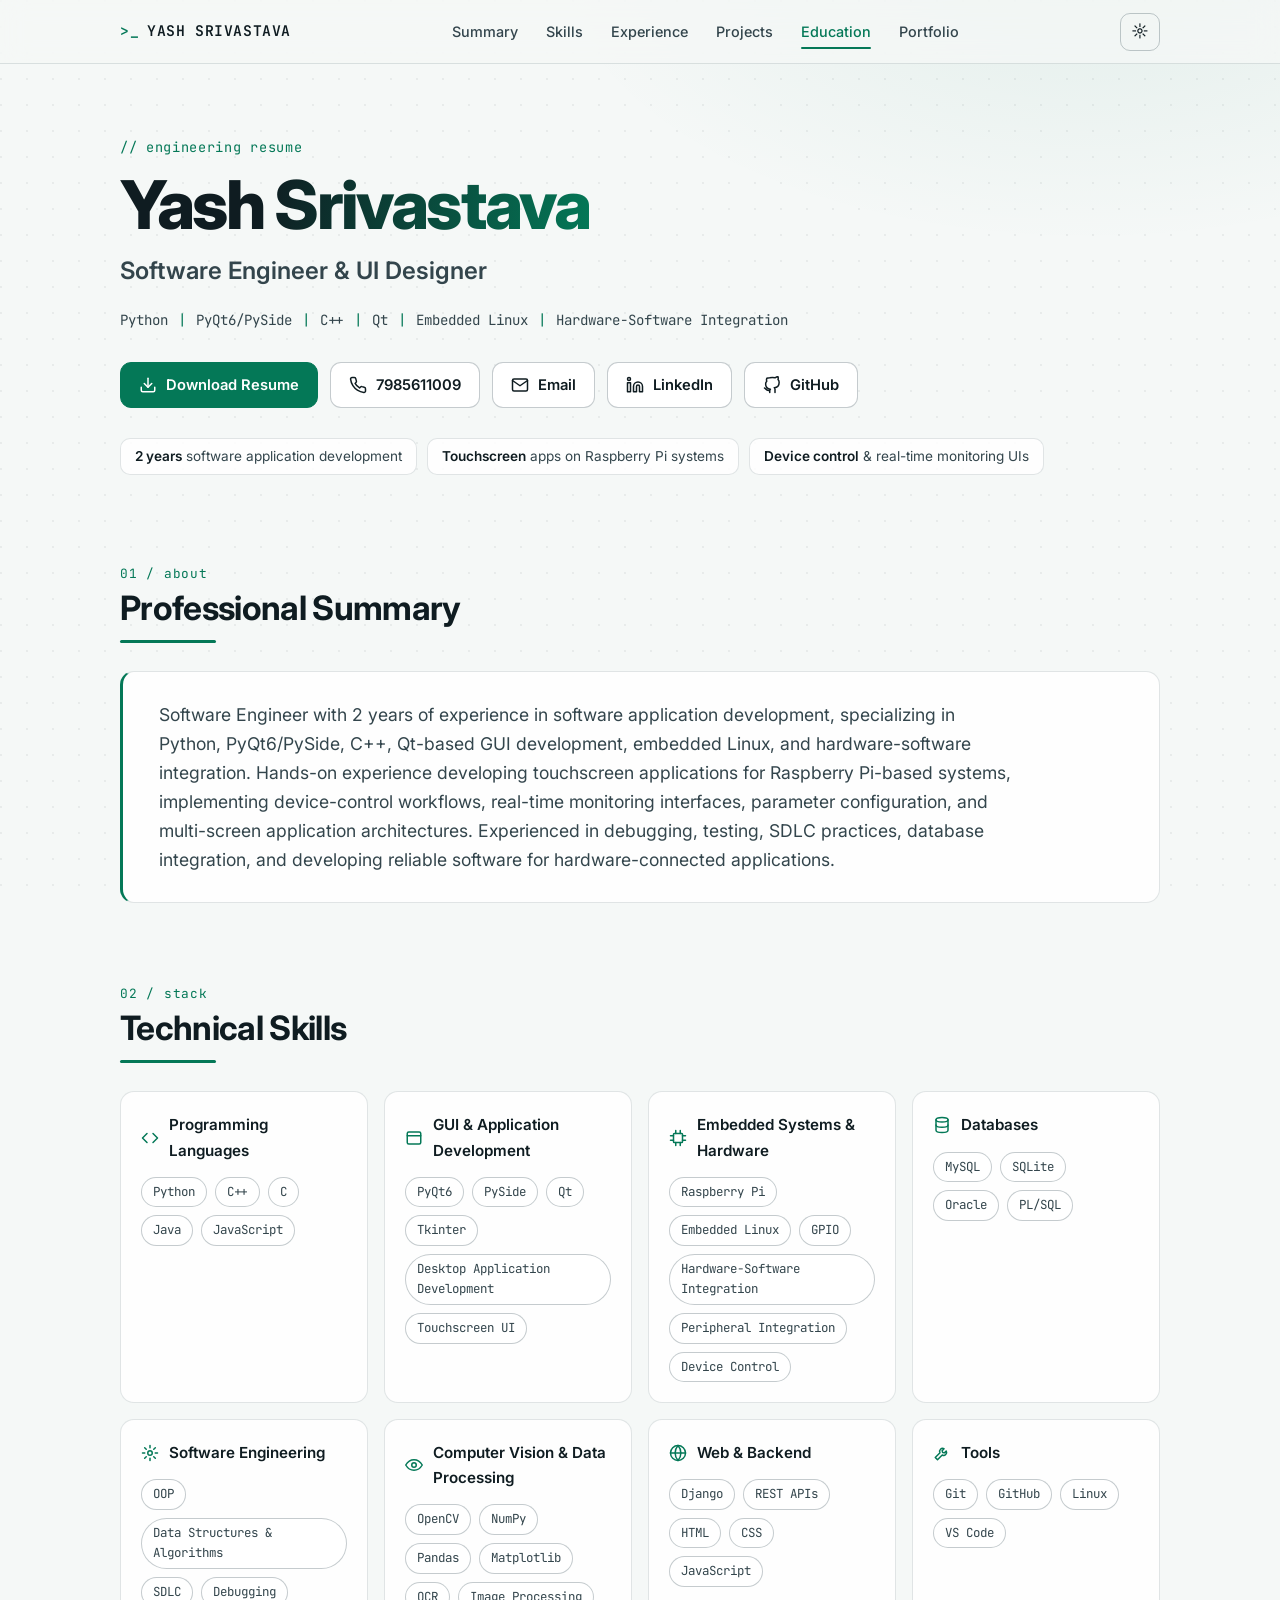
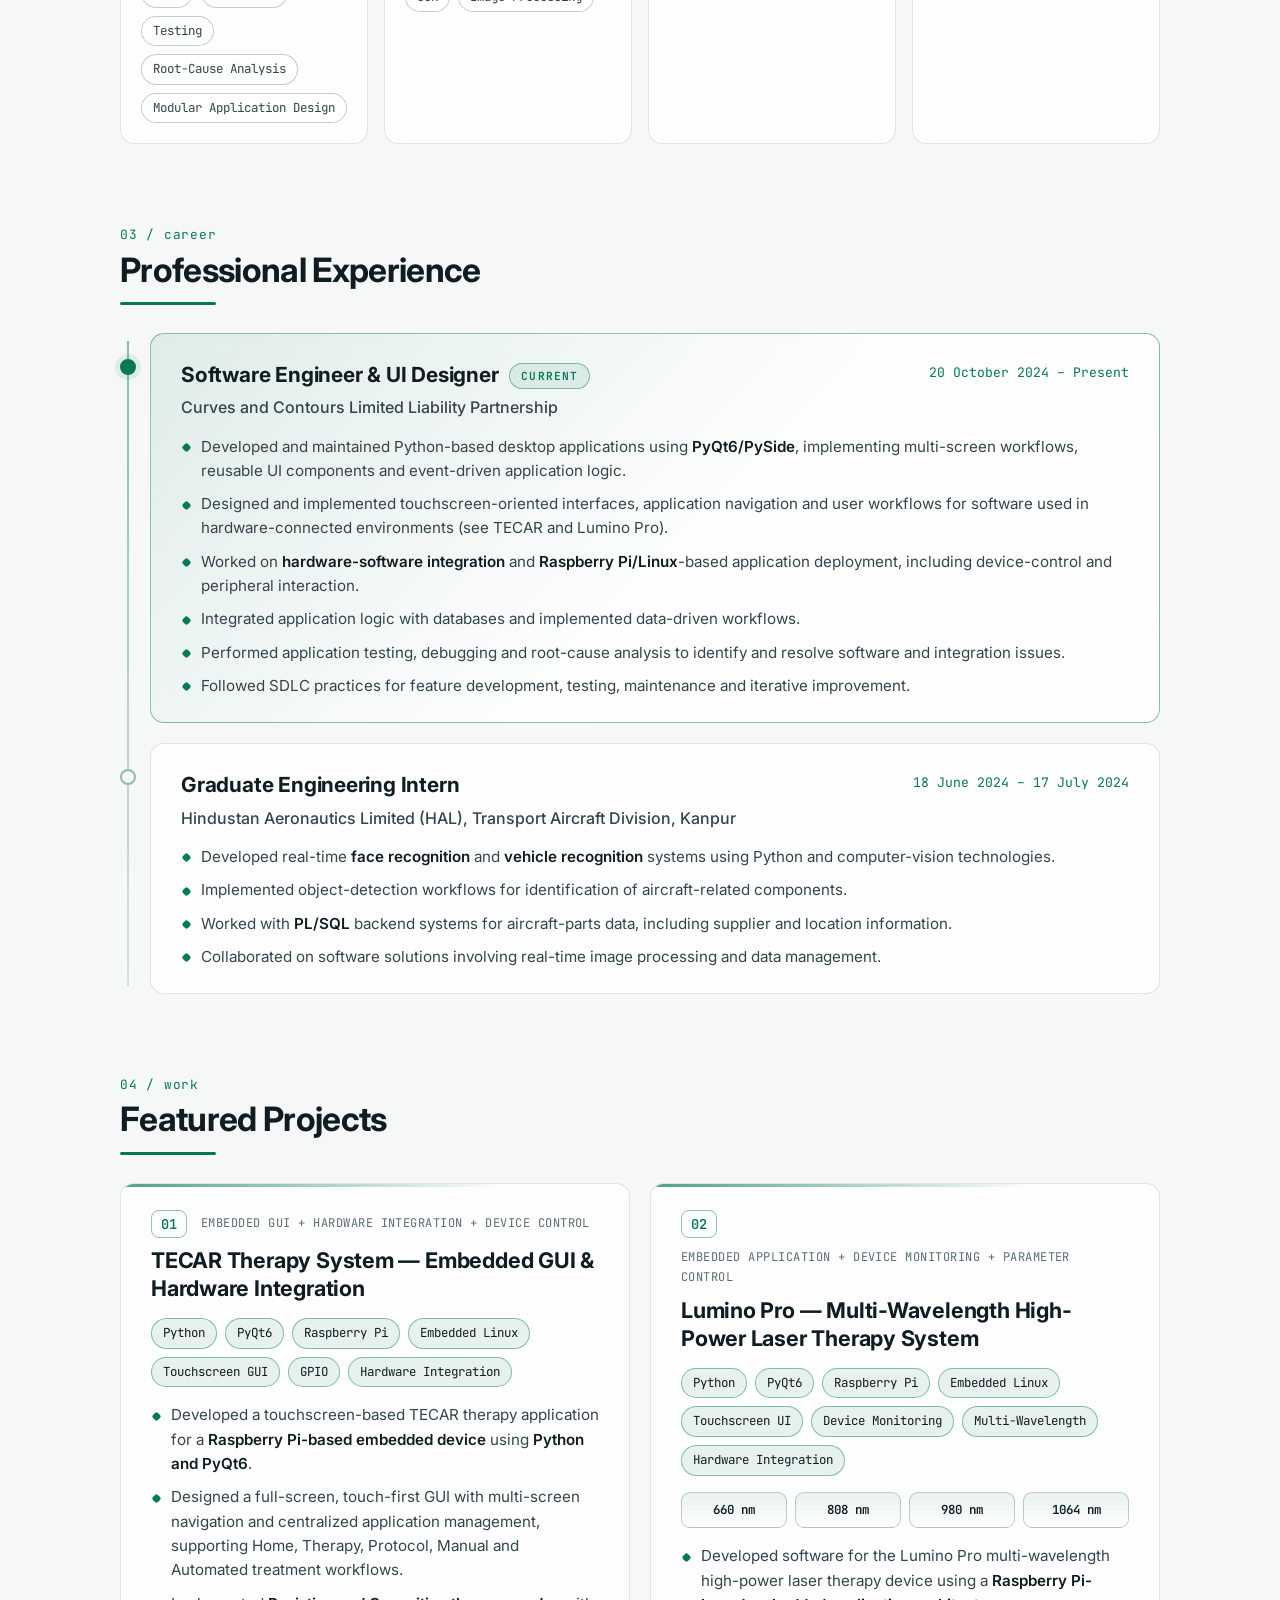
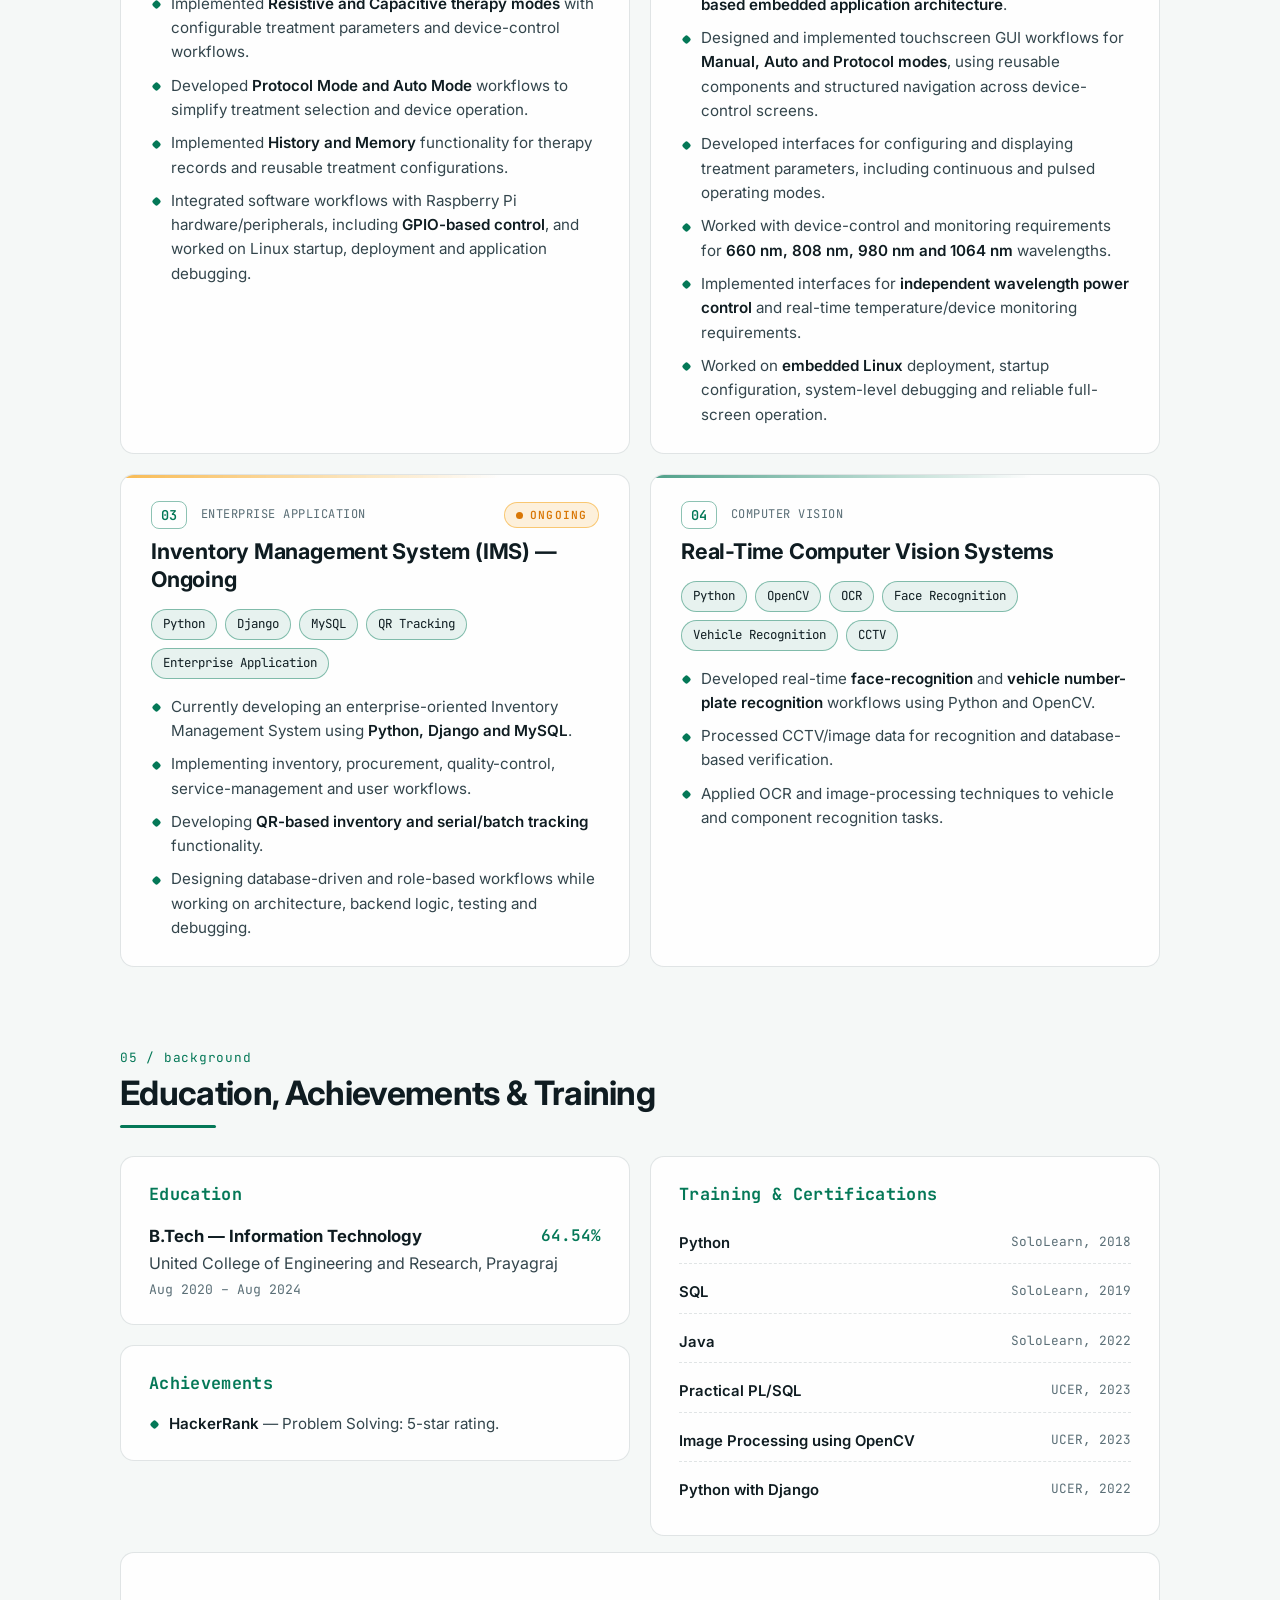
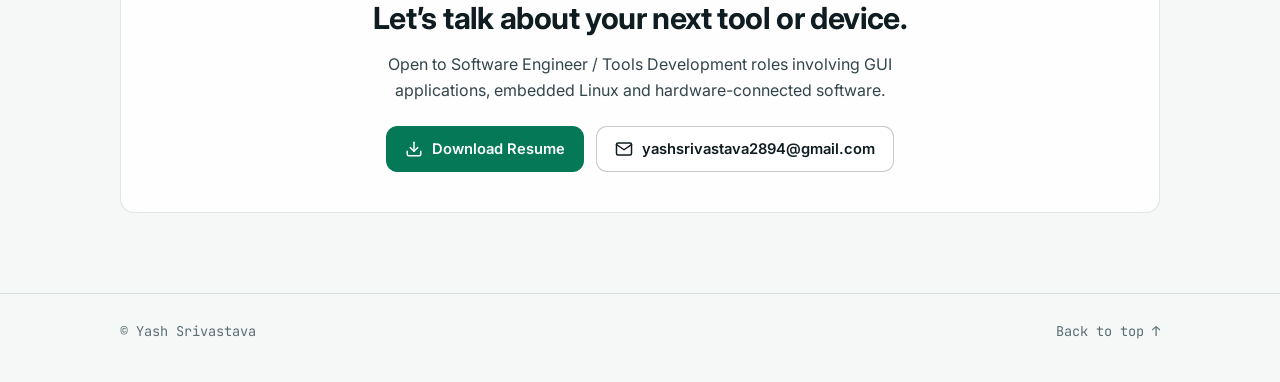
<file: resume/index.html>
<!DOCTYPE html>
<html lang="en" data-theme="dark">
<head>
  <meta charset="UTF-8">
  <meta name="viewport" content="width=device-width, initial-scale=1.0">
  <title>Engineering Resume | Yash Srivastava | Software Engineer</title>

  <meta name="description" content="Resume of Yash Srivastava — Software Engineer & UI Designer specializing in Python, PyQt6/PySide, C++, Qt, embedded Linux and hardware-software integration.">
  <link rel="canonical" href="https://yashsrivastava.dev/resume/">

  <!-- Apply saved theme before paint (same storage key as the rest of the portfolio) -->
  <script>
    (function () {
      try {
        var t = localStorage.getItem('portfolio_theme') ||
          (window.matchMedia && window.matchMedia('(prefers-color-scheme: light)').matches ? 'light' : 'dark');
        document.documentElement.setAttribute('data-theme', t);
      } catch (e) {}
    })();
  </script>

  <!-- Favicons -->
  <link rel="icon" type="image/x-icon" href="../favicon.ico">
  <link rel="icon" type="image/png" sizes="32x32" href="../assets/icons/favicon-32x32.png">
  <link rel="apple-touch-icon" sizes="180x180" href="../assets/icons/apple-touch-icon.png">

  <!-- Open Graph -->
  <meta property="og:type" content="website">
  <meta property="og:url" content="https://yashsrivastava.dev/resume/">
  <meta property="og:title" content="Engineering Resume | Yash Srivastava">
  <meta property="og:description" content="Software Engineer & UI Designer — Python, PyQt6/PySide, C++, Qt, embedded Linux, hardware-software integration.">
  <meta property="og:image" content="https://yashsrivastava.dev/images/og-image.webp">

  <!-- Fonts (unchanged from the previous version of this page) -->
  <link rel="preconnect" href="https://fonts.googleapis.com">
  <link rel="preconnect" href="https://fonts.gstatic.com" crossorigin>
  <link href="https://fonts.googleapis.com/css2?family=Inter:wght@400;500;600;700;800&family=JetBrains+Mono:wght@400;600&display=swap" rel="stylesheet">

  <style>
    /* ============ Tokens ============ */
    :root {
      --font-sans: 'Inter', system-ui, -apple-system, 'Segoe UI', Roboto, sans-serif;
      --font-mono: 'JetBrains Mono', ui-monospace, SFMono-Regular, Menlo, Consolas, monospace;
      --radius: 14px;
      --nav-h: 64px;
      --maxw: 1080px;
      --ease: cubic-bezier(.2, .7, .2, 1);
    }
    :root[data-theme="dark"] {
      --bg: #0a1013;
      --bg-soft: #0e1519;
      --card: rgba(20, 30, 35, .72);
      --card-solid: #111a1f;
      --border: rgba(160, 190, 200, .14);
      --border-strong: rgba(160, 190, 200, .26);
      --text: #e7eef1;
      --text-2: #b4c3c9;
      --muted: #8a9ca4;
      --accent: #34d399;
      --accent-ink: #04201a;
      --accent-soft: rgba(52, 211, 153, .12);
      --accent-line: rgba(52, 211, 153, .45);
      --shadow: 0 10px 30px -12px rgba(0, 0, 0, .6);
      --grid: rgba(160, 190, 200, .07);
      --glow: rgba(52, 211, 153, .10);
      color-scheme: dark;
    }
    :root[data-theme="light"] {
      --bg: #f5f8f7;
      --bg-soft: #edf2f1;
      --card: rgba(255, 255, 255, .85);
      --card-solid: #ffffff;
      --border: rgba(15, 40, 50, .12);
      --border-strong: rgba(15, 40, 50, .24);
      --text: #0f1c21;
      --text-2: #33454c;
      --muted: #5a6e76;
      --accent: #047857;
      --accent-ink: #ffffff;
      --accent-soft: rgba(4, 120, 87, .09);
      --accent-line: rgba(4, 120, 87, .45);
      --shadow: 0 10px 28px -14px rgba(15, 40, 50, .28);
      --grid: rgba(15, 40, 50, .06);
      --glow: rgba(4, 120, 87, .08);
      color-scheme: light;
    }

    /* ============ Base ============ */
    *, *::before, *::after { box-sizing: border-box; }
    html { scroll-behavior: smooth; scroll-padding-top: calc(var(--nav-h) + 16px); -webkit-text-size-adjust: 100%; }
    body {
      margin: 0; min-height: 100vh;
      font-family: var(--font-sans); font-size: 16px; line-height: 1.65;
      color: var(--text); background: var(--bg);
      background-image:
        radial-gradient(900px 480px at 85% -5%, var(--glow), transparent 60%),
        radial-gradient(circle at 1px 1px, var(--grid) 1px, transparent 0);
      background-size: auto, 26px 26px;
      background-attachment: fixed;
      overflow-x: hidden;
    }
    h1, h2, h3, p, ul { margin: 0; }
    ul { padding: 0; list-style: none; }
    a { color: inherit; text-decoration: none; }
    .ico { width: 18px; height: 18px; flex: none; }
    .container { width: 100%; max-width: var(--maxw); margin: 0 auto; padding: 0 20px; }
    :focus-visible { outline: 2px solid var(--accent); outline-offset: 3px; border-radius: 6px; }
    .skip-link {
      position: absolute; left: 12px; top: -60px; z-index: 200; padding: 10px 14px;
      background: var(--accent); color: var(--accent-ink); border-radius: 8px; font-weight: 600;
    }
    .skip-link:focus { top: 10px; }
    .sr-only { position: absolute; width: 1px; height: 1px; overflow: hidden; clip: rect(0 0 0 0); white-space: nowrap; }

    /* ============ Navigation ============ */
    .nav {
      position: sticky; top: 0; z-index: 100; height: var(--nav-h);
      background: color-mix(in srgb, var(--bg) 78%, transparent);
      -webkit-backdrop-filter: blur(14px); backdrop-filter: blur(14px);
      border-bottom: 1px solid var(--border);
    }
    .nav-inner { height: 100%; display: flex; align-items: center; justify-content: space-between; gap: 16px; }
    .brand { display: inline-flex; align-items: center; gap: 8px; font-family: var(--font-mono); font-weight: 600; letter-spacing: .04em; font-size: .92rem; }
    .brand .prompt { color: var(--accent); }
    .nav-links { display: flex; align-items: center; gap: 4px; }
    .nav-links a {
      position: relative; display: block; padding: 8px 12px; border-radius: 8px;
      font-size: .9rem; font-weight: 500; color: var(--text-2); transition: color .2s, background .2s;
    }
    .nav-links a:hover { color: var(--text); background: var(--accent-soft); }
    .nav-links a.active { color: var(--accent); }
    .nav-links a.active::after {
      content: ""; position: absolute; left: 12px; right: 12px; bottom: 2px; height: 2px; border-radius: 2px; background: var(--accent);
    }
    .nav-tools { display: flex; align-items: center; gap: 8px; }
    .icon-btn {
      display: inline-flex; align-items: center; justify-content: center; gap: 6px; height: 38px; min-width: 38px; padding: 0 10px;
      border: 1px solid var(--border-strong); border-radius: 10px; background: transparent; color: var(--text);
      font: inherit; font-size: .82rem; cursor: pointer; transition: border-color .2s, background .2s;
    }
    .icon-btn:hover { border-color: var(--accent); background: var(--accent-soft); }
    .menu-btn { display: none; }
    .theme-light-icon { display: none; }
    :root[data-theme="light"] .theme-dark-icon { display: none; }
    :root[data-theme="light"] .theme-light-icon { display: inline; }
    .theme-glyph { font-size: 1.05rem; line-height: 1; }

    /* ============ Buttons / chips / badges ============ */
    .btn {
      display: inline-flex; align-items: center; gap: 9px; min-height: 44px; padding: 10px 18px;
      border-radius: 11px; border: 1px solid var(--border-strong); background: var(--card-solid); color: var(--text);
      font-weight: 600; font-size: .92rem; transition: transform .2s var(--ease), border-color .2s, background .2s, box-shadow .2s;
    }
    .btn:hover { transform: translateY(-2px); border-color: var(--accent); box-shadow: var(--shadow); }
    .btn-primary { background: var(--accent); border-color: var(--accent); color: var(--accent-ink); }
    .btn-primary:hover { background: var(--accent); filter: brightness(1.08); }
    .chips { display: flex; flex-wrap: wrap; gap: 8px; }
    .chip {
      padding: 4px 11px; border-radius: 999px; border: 1px solid var(--border-strong);
      font-family: var(--font-mono); font-size: .78rem; color: var(--text-2); background: color-mix(in srgb, var(--card-solid) 60%, transparent);
      transition: border-color .2s, color .2s, background .2s;
    }
    .chip:hover { border-color: var(--accent); color: var(--text); }
    .chip-accent { border-color: var(--accent-line); background: var(--accent-soft); color: var(--text); }
    .badge {
      display: inline-flex; align-items: center; gap: 7px; padding: 3px 11px; border-radius: 999px;
      font-family: var(--font-mono); font-size: .7rem; font-weight: 600; letter-spacing: .1em; text-transform: uppercase; vertical-align: middle;
    }
    .badge-current { background: var(--accent-soft); color: var(--accent); border: 1px solid var(--accent-line); margin-left: 6px; }
    .badge-ongoing { background: rgba(245, 158, 11, .14); color: #d97706; border: 1px solid rgba(245, 158, 11, .5); }
    :root[data-theme="dark"] .badge-ongoing { color: #fbbf24; }
    .pulse { width: 7px; height: 7px; border-radius: 50%; background: currentColor; animation: pulse 2s ease-in-out infinite; }
    @keyframes pulse { 0%, 100% { opacity: 1; transform: scale(1); } 50% { opacity: .35; transform: scale(.7); } }

    /* ============ Cards ============ */
    .card {
      background: var(--card); border: 1px solid var(--border); border-radius: var(--radius);
      -webkit-backdrop-filter: blur(8px); backdrop-filter: blur(8px);
      transition: transform .3s var(--ease), border-color .3s, box-shadow .3s;
    }
    .card:hover { transform: translateY(-3px); border-color: var(--accent-line); box-shadow: var(--shadow); }

    /* ============ Sections ============ */
    section { padding: 72px 0 8px; }
    .sec-head { margin-bottom: 28px; }
    .sec-tag { font-family: var(--font-mono); font-size: .8rem; color: var(--accent); letter-spacing: .06em; }
    .sec-title { font-size: clamp(1.6rem, 3.2vw, 2.1rem); font-weight: 700; letter-spacing: -.02em; line-height: 1.2; margin-top: 4px; }
    .sec-title::after {
      content: ""; display: block; width: 56px; height: 3px; margin-top: 12px; border-radius: 3px; background: var(--accent);
      transform-origin: left; transition: width .8s var(--ease);
    }
    .reveal.in .sec-title::after, .sec-head.in .sec-title::after { width: 96px; }

    /* ============ Hero ============ */
    .hero { padding: 72px 0 16px; }
    .hero-eyebrow { font-family: var(--font-mono); font-size: .85rem; color: var(--accent); letter-spacing: .05em; }
    .hero h1 { font-size: clamp(2.4rem, 7vw, 4.2rem); font-weight: 800; letter-spacing: -.035em; line-height: 1.05; margin: 12px 0 10px; }
    .hero h1 .grad { background: linear-gradient(100deg, var(--text) 30%, var(--accent)); -webkit-background-clip: text; background-clip: text; color: transparent; }
    .hero-role { font-size: clamp(1.1rem, 2.4vw, 1.5rem); font-weight: 600; color: var(--text-2); }
    .hero-stack { display: flex; flex-wrap: wrap; gap: 6px 10px; margin-top: 18px; font-family: var(--font-mono); font-size: .88rem; color: var(--text-2); }
    .hero-stack li + li::before { content: "|"; color: var(--accent); margin-right: 10px; }
    .hero-actions { display: flex; flex-wrap: wrap; gap: 12px; margin-top: 30px; }
    .hero-meta { display: flex; flex-wrap: wrap; gap: 10px; margin-top: 30px; }
    .hero-meta li { padding: 6px 14px; border-radius: 10px; border: 1px solid var(--border); background: var(--card); font-size: .85rem; color: var(--text-2); }
    .hero-meta strong { color: var(--text); font-weight: 600; }

    /* ============ Summary ============ */
    .summary-card { padding: 28px clamp(20px, 4vw, 36px); border-left: 3px solid var(--accent); }
    .summary-card p { font-size: clamp(1rem, 1.6vw, 1.1rem); color: var(--text-2); max-width: 78ch; }

    /* ============ Skills ============ */
    .skills-grid { display: grid; grid-template-columns: repeat(auto-fit, minmax(min(100%, 235px), 1fr)); gap: 16px; }
    .skill-card { padding: 20px; }
    .skill-card h3 { display: flex; align-items: center; gap: 10px; font-size: .95rem; font-weight: 600; margin-bottom: 14px; }
    .skill-card h3 .ico { color: var(--accent); }

    /* ============ Timeline ============ */
    .timeline { position: relative; padding-left: 30px; display: grid; gap: 20px; }
    .timeline::before { content: ""; position: absolute; left: 7px; top: 8px; bottom: 8px; width: 2px; background: linear-gradient(var(--accent-line), var(--border)); }
    .tl-item { position: relative; }
    .tl-dot {
      position: absolute; left: -30px; top: 26px; width: 16px; height: 16px; border-radius: 50%;
      background: var(--bg); border: 2px solid var(--accent-line);
    }
    .tl-current .tl-dot { background: var(--accent); border-color: var(--accent); box-shadow: 0 0 0 5px var(--accent-soft); }
    .exp-card { padding: 24px clamp(18px, 3vw, 30px); }
    .tl-current .exp-card { border-color: var(--accent-line); background: linear-gradient(135deg, var(--accent-soft), var(--card) 55%); }
    .exp-head { display: flex; flex-wrap: wrap; justify-content: space-between; align-items: flex-start; gap: 6px 20px; margin-bottom: 14px; }
    .exp-head h3 { font-size: clamp(1.1rem, 2vw, 1.3rem); font-weight: 700; letter-spacing: -.01em; }
    .org { color: var(--text-2); font-weight: 500; margin-top: 2px; }
    .dates { font-family: var(--font-mono); font-size: .82rem; color: var(--accent); padding-top: 4px; }

    /* ============ Bullets ============ */
    .bullets { display: grid; gap: 9px; }
    .bullets li { position: relative; padding-left: 20px; color: var(--text-2); font-size: .95rem; line-height: 1.6; }
    .bullets li::before { content: ""; position: absolute; left: 2px; top: .62em; width: 7px; height: 7px; border-radius: 2px; background: var(--accent); transform: rotate(45deg); }
    .bullets strong { color: var(--text); font-weight: 600; }

    /* ============ Projects ============ */
    .projects-grid { display: grid; grid-template-columns: 1fr; gap: 20px; }
    .project { padding: 26px clamp(18px, 3vw, 30px); display: flex; flex-direction: column; gap: 16px; position: relative; overflow: hidden; }
    .project::before { content: ""; position: absolute; inset: 0 0 auto 0; height: 3px; background: linear-gradient(90deg, var(--accent), transparent 75%); opacity: .7; }
    .project-ongoing::before { background: linear-gradient(90deg, #f59e0b, transparent 75%); }
    .proj-top { display: flex; align-items: center; flex-wrap: wrap; gap: 10px 14px; margin-bottom: 8px; }
    .proj-num { font-family: var(--font-mono); font-weight: 600; font-size: .85rem; color: var(--accent); padding: 2px 9px; border: 1px solid var(--accent-line); border-radius: 8px; }
    .proj-tag { font-family: var(--font-mono); font-size: .75rem; letter-spacing: .04em; color: var(--muted); text-transform: uppercase; flex: 1 1 auto; min-width: 0; }
    .project h3 { font-size: clamp(1.1rem, 2vw, 1.35rem); font-weight: 700; line-height: 1.3; letter-spacing: -.01em; }
    .waves { display: grid; grid-template-columns: repeat(4, 1fr); gap: 8px; }
    .waves li {
      text-align: center; padding: 7px 4px; border-radius: 9px; border: 1px solid var(--border-strong);
      font-family: var(--font-mono); font-size: .78rem; font-weight: 600; color: var(--text);
      background: linear-gradient(180deg, var(--accent-soft), transparent);
    }
    @media (min-width: 900px) {
      .projects-grid { grid-template-columns: 1fr 1fr; }
    }

    /* ============ Education / extras ============ */
    .split { display: grid; grid-template-columns: 1fr; gap: 20px; }
    @media (min-width: 900px) { .split { grid-template-columns: 1fr 1fr; } }
    .panel { padding: 24px clamp(18px, 3vw, 28px); }
    .panel h3 { font-size: 1.05rem; font-weight: 700; margin-bottom: 14px; color: var(--accent); font-family: var(--font-mono); letter-spacing: .02em; }
    .edu-row { display: flex; flex-wrap: wrap; justify-content: space-between; gap: 4px 16px; }
    .edu-row strong { font-size: 1.05rem; }
    .edu-row .score { font-family: var(--font-mono); color: var(--accent); font-weight: 600; }
    .edu-school { color: var(--text-2); }
    .edu-dates { font-family: var(--font-mono); font-size: .82rem; color: var(--muted); margin-top: 2px; }
    .certs { display: grid; gap: 8px; }
    .certs li { display: flex; justify-content: space-between; gap: 12px; padding: 8px 0; border-bottom: 1px dashed var(--border); font-size: .93rem; }
    .certs li:last-child { border-bottom: 0; }
    .certs strong { font-weight: 600; }
    .certs span { color: var(--muted); font-family: var(--font-mono); font-size: .8rem; white-space: nowrap; }
    .stack-gap { display: grid; gap: 20px; align-content: start; }

    /* ============ Closing CTA & footer ============ */
    .cta { text-align: center; padding: 40px 24px; margin-top: 16px; }
    .cta h2 { font-size: clamp(1.4rem, 3vw, 1.9rem); letter-spacing: -.02em; }
    .cta p { color: var(--text-2); margin: 8px auto 22px; max-width: 52ch; }
    .cta .hero-actions { justify-content: center; margin-top: 0; }
    footer { margin-top: 72px; padding: 26px 0 40px; border-top: 1px solid var(--border); color: var(--muted); font-size: .85rem; font-family: var(--font-mono); }
    .foot-inner { display: flex; flex-wrap: wrap; justify-content: space-between; gap: 10px; }

    /* ============ Reveal animation ============ */
    .reveal { opacity: 0; transform: translateY(18px); transition: opacity .7s var(--ease), transform .7s var(--ease); }
    .reveal.in { opacity: 1; transform: none; }
    .no-js .reveal { opacity: 1; transform: none; }

    /* ============ Responsive ============ */
    @media (max-width: 860px) {
      .menu-btn { display: inline-flex; }
      .nav-links {
        position: absolute; top: var(--nav-h); left: 0; right: 0; flex-direction: column; align-items: stretch; gap: 0;
        padding: 8px 20px 14px; background: var(--bg); border-bottom: 1px solid var(--border);
        display: none;
      }
      .nav-links.open { display: flex; }
      .nav-links a { padding: 13px 10px; font-size: 1rem; }
      .nav-links a.active::after { left: 10px; right: auto; width: 28px; bottom: 6px; }
    }
    @media (max-width: 520px) {
      section { padding-top: 56px; }
      .hero { padding-top: 48px; }
      .hero-actions .btn { flex: 1 1 calc(50% - 6px); justify-content: center; padding: 10px 12px; }
      .hero-actions .btn-primary { flex-basis: 100%; }
      .waves { grid-template-columns: repeat(2, 1fr); }
      .certs li { flex-direction: column; gap: 0; }
      .brand .brand-name { display: none; }
    }
    .btn, .chip, .card, .icon-btn { max-width: 100%; }
    .chip, .bullets li, .org, .proj-tag, h1, h3 { overflow-wrap: anywhere; }

    /* ============ Accessibility: reduced motion ============ */
    @media (prefers-reduced-motion: reduce) {
      html { scroll-behavior: auto; }
      *, *::before, *::after { animation: none !important; transition: none !important; }
      .reveal { opacity: 1; transform: none; }
      .sec-title::after { width: 96px; }
    }

    /* ============ Print ============ */
    @media print {
      :root, :root[data-theme="dark"] { --bg: #fff; --card: #fff; --card-solid: #fff; --text: #000; --text-2: #222; --muted: #444; --accent: #0b5d46; --border: #bbb; --border-strong: #999; --accent-soft: transparent; --accent-line: #888; --shadow: none; --grid: transparent; --glow: transparent; }
      body { background: #fff; font-size: 11pt; }
      .nav, .hero-actions, .cta, .skip-link, footer, .hero-meta { display: none !important; }
      section { padding-top: 18px; break-inside: auto; }
      .card, .tl-item { break-inside: avoid; -webkit-backdrop-filter: none; backdrop-filter: none; box-shadow: none !important; }
      .reveal { opacity: 1 !important; transform: none !important; }
      .hero h1 .grad { color: #000; background: none; }
    }
  </style>
</head>
<body class="no-js">
  <a href="#main" class="skip-link">Skip to main content</a>

  <header class="nav" id="top-nav">
    <div class="container nav-inner">
      <a href="#top" class="brand" aria-label="Yash Srivastava — back to top">
        <span class="prompt" aria-hidden="true">&gt;_</span><span class="brand-name">YASH SRIVASTAVA</span>
      </a>
      <nav aria-label="Resume sections">
        <ul class="nav-links" id="nav-links">
          <li><a href="#summary" class="nav-link">Summary</a></li>
          <li><a href="#skills" class="nav-link">Skills</a></li>
          <li><a href="#experience" class="nav-link">Experience</a></li>
          <li><a href="#projects" class="nav-link">Projects</a></li>
          <li><a href="#education" class="nav-link">Education</a></li>
          <li><a href="../index.html" class="nav-link">Portfolio</a></li>
        </ul>
      </nav>
      <div class="nav-tools">
        <button type="button" class="icon-btn" id="theme-btn" aria-label="Switch between dark and light theme" title="Toggle theme">
          <span class="theme-glyph theme-dark-icon" aria-hidden="true">&#9790;</span>
          <span class="theme-glyph theme-light-icon" aria-hidden="true">&#9788;</span>
        </button>
        <button type="button" class="icon-btn menu-btn" id="menu-btn" aria-label="Toggle navigation menu" aria-expanded="false" aria-controls="nav-links"><svg class="ico" viewBox="0 0 24 24" fill="none" stroke="currentColor" stroke-width="2" stroke-linecap="round" stroke-linejoin="round" aria-hidden="true"><line x1="3" y1="6" x2="21" y2="6"/><line x1="3" y1="12" x2="21" y2="12"/><line x1="3" y1="18" x2="21" y2="18"/></svg></button>
      </div>
    </div>
  </header>

  <main id="main">
    <!-- ================= HERO ================= -->
    <div class="hero" id="top">
      <div class="container">
        <p class="hero-eyebrow">// engineering resume</p>
        <h1><span class="grad">Yash Srivastava</span></h1>
        <p class="hero-role">Software Engineer &amp; UI Designer</p>
        <ul class="hero-stack" aria-label="Core technologies">
          <li>Python</li><li>PyQt6/PySide</li><li>C++</li><li>Qt</li><li>Embedded Linux</li><li>Hardware-Software Integration</li>
        </ul>
        <div class="hero-actions">
          <!-- Resume PDF: path preserved from the previous version of this page. Replace the file at this path with the updated PDF. -->
          <a href="../assets/Yash_Srivastava_Resume.pdf" class="btn btn-primary" download="Yash_Srivastava_Resume.pdf"><svg class="ico" viewBox="0 0 24 24" fill="none" stroke="currentColor" stroke-width="2" stroke-linecap="round" stroke-linejoin="round" aria-hidden="true"><path d="M21 15v4a2 2 0 0 1-2 2H5a2 2 0 0 1-2-2v-4"/><polyline points="7 10 12 15 17 10"/><line x1="12" y1="15" x2="12" y2="3"/></svg><span>Download Resume</span></a>
          <a href="tel:+917985611009" class="btn"><svg class="ico" viewBox="0 0 24 24" fill="none" stroke="currentColor" stroke-width="2" stroke-linecap="round" stroke-linejoin="round" aria-hidden="true"><path d="M22 16.9v3a2 2 0 0 1-2.2 2 19.8 19.8 0 0 1-8.6-3.1 19.5 19.5 0 0 1-6-6A19.8 19.8 0 0 1 2.1 4.2 2 2 0 0 1 4.1 2h3a2 2 0 0 1 2 1.7c.1 1 .4 1.9.7 2.8a2 2 0 0 1-.5 2.1L8.1 9.9a16 16 0 0 0 6 6l1.3-1.3a2 2 0 0 1 2.1-.4c.9.3 1.8.6 2.8.7a2 2 0 0 1 1.7 2z"/></svg><span>7985611009</span></a>
          <a href="mailto:yashsrivastava2894@gmail.com" class="btn"><svg class="ico" viewBox="0 0 24 24" fill="none" stroke="currentColor" stroke-width="2" stroke-linecap="round" stroke-linejoin="round" aria-hidden="true"><rect x="2" y="4" width="20" height="16" rx="2"/><polyline points="22 6 12 13 2 6"/></svg><span>Email</span></a>
          <a href="https://www.linkedin.com/in/yash-srivastava-943516194/" class="btn" target="_blank" rel="noopener noreferrer"><svg class="ico" viewBox="0 0 24 24" fill="none" stroke="currentColor" stroke-width="2" stroke-linecap="round" stroke-linejoin="round" aria-hidden="true"><path d="M16 8a6 6 0 0 1 6 6v7h-4v-7a2 2 0 0 0-4 0v7h-4v-7a6 6 0 0 1 6-6z"/><rect x="2" y="9" width="4" height="12"/><circle cx="4" cy="4" r="2"/></svg><span>LinkedIn</span></a>
          <a href="https://github.com/yashsrivastava12345" class="btn" target="_blank" rel="noopener noreferrer"><svg class="ico" viewBox="0 0 24 24" fill="none" stroke="currentColor" stroke-width="2" stroke-linecap="round" stroke-linejoin="round" aria-hidden="true"><path d="M9 19c-5 1.5-5-2.5-7-3m14 6v-3.9a3.4 3.4 0 0 0-.9-2.6c3.1-.3 6.4-1.5 6.4-7a5.4 5.4 0 0 0-1.5-3.8 5 5 0 0 0-.1-3.8s-1.2-.3-3.9 1.5a13.4 13.4 0 0 0-7 0C6.3 2.8 5.1 3.1 5.1 3.1a5 5 0 0 0-.1 3.8A5.4 5.4 0 0 0 3.5 10.7c0 5.4 3.3 6.6 6.4 7a3.4 3.4 0 0 0-.9 2.6V22"/></svg><span>GitHub</span></a>
        </div>
        <ul class="hero-meta">
          <li><strong>2 years</strong> software application development</li>
          <li><strong>Touchscreen</strong> apps on Raspberry Pi systems</li>
          <li><strong>Device control</strong> &amp; real-time monitoring UIs</li>
        </ul>
      </div>
    </div>

    <!-- ================= SUMMARY ================= -->
    <section id="summary" aria-labelledby="summary-title">
      <div class="container">
        <div class="sec-head reveal">
          <p class="sec-tag">01 / about</p>
          <h2 class="sec-title" id="summary-title">Professional Summary</h2>
        </div>
        <div class="card summary-card reveal"><p>Software Engineer with 2 years of experience in software application development, specializing in Python, PyQt6/PySide, C++, Qt-based GUI development, embedded Linux, and hardware-software integration. Hands-on experience developing touchscreen applications for Raspberry Pi-based systems, implementing device-control workflows, real-time monitoring interfaces, parameter configuration, and multi-screen application architectures. Experienced in debugging, testing, SDLC practices, database integration, and developing reliable software for hardware-connected applications.</p></div>
      </div>
    </section>

    <!-- ================= SKILLS ================= -->
    <section id="skills" aria-labelledby="skills-title">
      <div class="container">
        <div class="sec-head reveal">
          <p class="sec-tag">02 / stack</p>
          <h2 class="sec-title" id="skills-title">Technical Skills</h2>
        </div>
        <div class="skills-grid">
        <article class="card skill-card reveal">
          <h3><svg class="ico" viewBox="0 0 24 24" fill="none" stroke="currentColor" stroke-width="2" stroke-linecap="round" stroke-linejoin="round" aria-hidden="true"><polyline points="16 18 22 12 16 6"/><polyline points="8 6 2 12 8 18"/></svg><span>Programming Languages</span></h3>
          <ul class="chips"><li class="chip ">Python</li><li class="chip ">C++</li><li class="chip ">C</li><li class="chip ">Java</li><li class="chip ">JavaScript</li></ul>
        </article>
        <article class="card skill-card reveal">
          <h3><svg class="ico" viewBox="0 0 24 24" fill="none" stroke="currentColor" stroke-width="2" stroke-linecap="round" stroke-linejoin="round" aria-hidden="true"><rect x="3" y="4" width="18" height="16" rx="2"/><line x1="3" y1="9" x2="21" y2="9"/></svg><span>GUI &amp; Application Development</span></h3>
          <ul class="chips"><li class="chip ">PyQt6</li><li class="chip ">PySide</li><li class="chip ">Qt</li><li class="chip ">Tkinter</li><li class="chip ">Desktop Application Development</li><li class="chip ">Touchscreen UI</li></ul>
        </article>
        <article class="card skill-card reveal">
          <h3><svg class="ico" viewBox="0 0 24 24" fill="none" stroke="currentColor" stroke-width="2" stroke-linecap="round" stroke-linejoin="round" aria-hidden="true"><rect x="6" y="6" width="12" height="12" rx="1"/><path d="M9 2v4M15 2v4M9 18v4M15 18v4M2 9h4M2 15h4M18 9h4M18 15h4"/></svg><span>Embedded Systems &amp; Hardware</span></h3>
          <ul class="chips"><li class="chip ">Raspberry Pi</li><li class="chip ">Embedded Linux</li><li class="chip ">GPIO</li><li class="chip ">Hardware-Software Integration</li><li class="chip ">Peripheral Integration</li><li class="chip ">Device Control</li></ul>
        </article>
        <article class="card skill-card reveal">
          <h3><svg class="ico" viewBox="0 0 24 24" fill="none" stroke="currentColor" stroke-width="2" stroke-linecap="round" stroke-linejoin="round" aria-hidden="true"><ellipse cx="12" cy="5" rx="8" ry="3"/><path d="M4 5v14c0 1.7 3.6 3 8 3s8-1.3 8-3V5"/><path d="M4 12c0 1.7 3.6 3 8 3s8-1.3 8-3"/></svg><span>Databases</span></h3>
          <ul class="chips"><li class="chip ">MySQL</li><li class="chip ">SQLite</li><li class="chip ">Oracle</li><li class="chip ">PL/SQL</li></ul>
        </article>
        <article class="card skill-card reveal">
          <h3><svg class="ico" viewBox="0 0 24 24" fill="none" stroke="currentColor" stroke-width="2" stroke-linecap="round" stroke-linejoin="round" aria-hidden="true"><circle cx="12" cy="12" r="3"/><path d="M12 2v3M12 19v3M2 12h3M19 12h3M4.9 4.9l2.1 2.1M17 17l2.1 2.1M4.9 19.1L7 17M17 7l2.1-2.1"/></svg><span>Software Engineering</span></h3>
          <ul class="chips"><li class="chip ">OOP</li><li class="chip ">Data Structures &amp; Algorithms</li><li class="chip ">SDLC</li><li class="chip ">Debugging</li><li class="chip ">Testing</li><li class="chip ">Root-Cause Analysis</li><li class="chip ">Modular Application Design</li></ul>
        </article>
        <article class="card skill-card reveal">
          <h3><svg class="ico" viewBox="0 0 24 24" fill="none" stroke="currentColor" stroke-width="2" stroke-linecap="round" stroke-linejoin="round" aria-hidden="true"><path d="M1 12s4-7 11-7 11 7 11 7-4 7-11 7S1 12 1 12z"/><circle cx="12" cy="12" r="3"/></svg><span>Computer Vision &amp; Data Processing</span></h3>
          <ul class="chips"><li class="chip ">OpenCV</li><li class="chip ">NumPy</li><li class="chip ">Pandas</li><li class="chip ">Matplotlib</li><li class="chip ">OCR</li><li class="chip ">Image Processing</li></ul>
        </article>
        <article class="card skill-card reveal">
          <h3><svg class="ico" viewBox="0 0 24 24" fill="none" stroke="currentColor" stroke-width="2" stroke-linecap="round" stroke-linejoin="round" aria-hidden="true"><circle cx="12" cy="12" r="10"/><line x1="2" y1="12" x2="22" y2="12"/><path d="M12 2a15 15 0 0 1 0 20M12 2a15 15 0 0 0 0 20"/></svg><span>Web &amp; Backend</span></h3>
          <ul class="chips"><li class="chip ">Django</li><li class="chip ">REST APIs</li><li class="chip ">HTML</li><li class="chip ">CSS</li><li class="chip ">JavaScript</li></ul>
        </article>
        <article class="card skill-card reveal">
          <h3><svg class="ico" viewBox="0 0 24 24" fill="none" stroke="currentColor" stroke-width="2" stroke-linecap="round" stroke-linejoin="round" aria-hidden="true"><path d="M14.7 6.3a4 4 0 0 0-5.4 5.4L3 18l3 3 6.3-6.3a4 4 0 0 0 5.4-5.4l-2.5 2.5-2.4-.6-.6-2.4z"/></svg><span>Tools</span></h3>
          <ul class="chips"><li class="chip ">Git</li><li class="chip ">GitHub</li><li class="chip ">Linux</li><li class="chip ">VS Code</li></ul>
        </article>
        </div>
      </div>
    </section>

    <!-- ================= EXPERIENCE ================= -->
    <section id="experience" aria-labelledby="exp-title">
      <div class="container">
        <div class="sec-head reveal">
          <p class="sec-tag">03 / career</p>
          <h2 class="sec-title" id="exp-title">Professional Experience</h2>
        </div>
        <div class="timeline">
        <article class="tl-item reveal tl-current">
          <span class="tl-dot" aria-hidden="true"></span>
          <div class="card exp-card">
            <header class="exp-head">
              <div>
                <h3>Software Engineer &amp; UI Designer <span class="badge badge-current">Current</span></h3>
                <p class="org">Curves and Contours Limited Liability Partnership</p>
              </div>
              <p class="dates">20 October 2024 – Present</p>
            </header>
            <ul class="bullets"><li>Developed and maintained Python-based desktop applications using <strong>PyQt6/PySide</strong>, implementing multi-screen workflows, reusable UI components and event-driven application logic.</li><li>Designed and implemented touchscreen-oriented interfaces, application navigation and user workflows for software used in hardware-connected environments (see TECAR and Lumino Pro).</li><li>Worked on <strong>hardware-software integration</strong> and <strong>Raspberry Pi/Linux</strong>-based application deployment, including device-control and peripheral interaction.</li><li>Integrated application logic with databases and implemented data-driven workflows.</li><li>Performed application testing, debugging and root-cause analysis to identify and resolve software and integration issues.</li><li>Followed SDLC practices for feature development, testing, maintenance and iterative improvement.</li></ul>
          </div>
        </article>
        <article class="tl-item reveal">
          <span class="tl-dot" aria-hidden="true"></span>
          <div class="card exp-card">
            <header class="exp-head">
              <div>
                <h3>Graduate Engineering Intern </h3>
                <p class="org">Hindustan Aeronautics Limited (HAL), Transport Aircraft Division, Kanpur</p>
              </div>
              <p class="dates">18 June 2024 – 17 July 2024</p>
            </header>
            <ul class="bullets"><li>Developed real-time <strong>face recognition</strong> and <strong>vehicle recognition</strong> systems using Python and computer-vision technologies.</li><li>Implemented object-detection workflows for identification of aircraft-related components.</li><li>Worked with <strong>PL/SQL</strong> backend systems for aircraft-parts data, including supplier and location information.</li><li>Collaborated on software solutions involving real-time image processing and data management.</li></ul>
          </div>
        </article>
        </div>
      </div>
    </section>

    <!-- ================= PROJECTS ================= -->
    <section id="projects" aria-labelledby="proj-title">
      <div class="container">
        <div class="sec-head reveal">
          <p class="sec-tag">04 / work</p>
          <h2 class="sec-title" id="proj-title">Featured Projects</h2>
        </div>
        <div class="projects-grid">
        <article class="card project project-featured reveal" id="project-tecar">
          <header>
            <div class="proj-top"><span class="proj-num" aria-hidden="true">01</span><p class="proj-tag">Embedded GUI + Hardware Integration + Device Control</p></div>
            <h3>TECAR Therapy System — Embedded GUI &amp; Hardware Integration</h3>
          </header>
          <ul class="chips"><li class="chip chip-accent">Python</li><li class="chip chip-accent">PyQt6</li><li class="chip chip-accent">Raspberry Pi</li><li class="chip chip-accent">Embedded Linux</li><li class="chip chip-accent">Touchscreen GUI</li><li class="chip chip-accent">GPIO</li><li class="chip chip-accent">Hardware Integration</li></ul>
          
          <ul class="bullets"><li>Developed a touchscreen-based TECAR therapy application for a <strong>Raspberry Pi-based embedded device</strong> using <strong>Python and PyQt6</strong>.</li><li>Designed a full-screen, touch-first GUI with multi-screen navigation and centralized application management, supporting Home, Therapy, Protocol, Manual and Automated treatment workflows.</li><li>Implemented <strong>Resistive and Capacitive therapy modes</strong> with configurable treatment parameters and device-control workflows.</li><li>Developed <strong>Protocol Mode and Auto Mode</strong> workflows to simplify treatment selection and device operation.</li><li>Implemented <strong>History and Memory</strong> functionality for therapy records and reusable treatment configurations.</li><li>Integrated software workflows with Raspberry Pi hardware/peripherals, including <strong>GPIO-based control</strong>, and worked on Linux startup, deployment and application debugging.</li></ul>
        </article>
        <article class="card project project-featured reveal" id="project-lumino">
          <header>
            <div class="proj-top"><span class="proj-num" aria-hidden="true">02</span><p class="proj-tag">Embedded Application + Device Monitoring + Parameter Control</p></div>
            <h3>Lumino Pro — Multi-Wavelength High-Power Laser Therapy System</h3>
          </header>
          <ul class="chips"><li class="chip chip-accent">Python</li><li class="chip chip-accent">PyQt6</li><li class="chip chip-accent">Raspberry Pi</li><li class="chip chip-accent">Embedded Linux</li><li class="chip chip-accent">Touchscreen UI</li><li class="chip chip-accent">Device Monitoring</li><li class="chip chip-accent">Multi-Wavelength</li><li class="chip chip-accent">Hardware Integration</li></ul>
          <ul class="waves" aria-label="Wavelengths"><li>660 nm</li><li>808 nm</li><li>980 nm</li><li>1064 nm</li></ul>
          <ul class="bullets"><li>Developed software for the Lumino Pro multi-wavelength high-power laser therapy device using a <strong>Raspberry Pi-based embedded application architecture</strong>.</li><li>Designed and implemented touchscreen GUI workflows for <strong>Manual, Auto and Protocol modes</strong>, using reusable components and structured navigation across device-control screens.</li><li>Developed interfaces for configuring and displaying treatment parameters, including continuous and pulsed operating modes.</li><li>Worked with device-control and monitoring requirements for <strong>660 nm, 808 nm, 980 nm and 1064 nm</strong> wavelengths.</li><li>Implemented interfaces for <strong>independent wavelength power control</strong> and real-time temperature/device monitoring requirements.</li><li>Worked on <strong>embedded Linux</strong> deployment, startup configuration, system-level debugging and reliable full-screen operation.</li></ul>
        </article>
        <article class="card project project-ongoing reveal" id="project-ims">
          <header>
            <div class="proj-top"><span class="proj-num" aria-hidden="true">03</span><p class="proj-tag">Enterprise Application</p><span class="badge badge-ongoing"><span class="pulse" aria-hidden="true"></span>ONGOING</span></div>
            <h3>Inventory Management System (IMS) — Ongoing</h3>
          </header>
          <ul class="chips"><li class="chip chip-accent">Python</li><li class="chip chip-accent">Django</li><li class="chip chip-accent">MySQL</li><li class="chip chip-accent">QR Tracking</li><li class="chip chip-accent">Enterprise Application</li></ul>
          
          <ul class="bullets"><li>Currently developing an enterprise-oriented Inventory Management System using <strong>Python, Django and MySQL</strong>.</li><li>Implementing inventory, procurement, quality-control, service-management and user workflows.</li><li>Developing <strong>QR-based inventory and serial/batch tracking</strong> functionality.</li><li>Designing database-driven and role-based workflows while working on architecture, backend logic, testing and debugging.</li></ul>
        </article>
        <article class="card project reveal" id="project-cv">
          <header>
            <div class="proj-top"><span class="proj-num" aria-hidden="true">04</span><p class="proj-tag">Computer Vision</p></div>
            <h3>Real-Time Computer Vision Systems</h3>
          </header>
          <ul class="chips"><li class="chip chip-accent">Python</li><li class="chip chip-accent">OpenCV</li><li class="chip chip-accent">OCR</li><li class="chip chip-accent">Face Recognition</li><li class="chip chip-accent">Vehicle Recognition</li><li class="chip chip-accent">CCTV</li></ul>
          
          <ul class="bullets"><li>Developed real-time <strong>face-recognition</strong> and <strong>vehicle number-plate recognition</strong> workflows using Python and OpenCV.</li><li>Processed CCTV/image data for recognition and database-based verification.</li><li>Applied OCR and image-processing techniques to vehicle and component recognition tasks.</li></ul>
        </article>
        </div>
      </div>
    </section>

    <!-- ================= EDUCATION ================= -->
    <section id="education" aria-labelledby="edu-title">
      <div class="container">
        <div class="sec-head reveal">
          <p class="sec-tag">05 / background</p>
          <h2 class="sec-title" id="edu-title">Education, Achievements &amp; Training</h2>
        </div>
        <div class="split">
          <div class="stack-gap">
            <article class="card panel reveal">
              <h3>Education</h3>
              <div class="edu-row"><strong>B.Tech — Information Technology</strong><span class="score">64.54%</span></div>
              <p class="edu-school">United College of Engineering and Research, Prayagraj</p>
              <p class="edu-dates">Aug 2020 – Aug 2024</p>
            </article>
            <article class="card panel reveal">
              <h3>Achievements</h3>
              <ul class="bullets"><li><strong>HackerRank</strong> — Problem Solving: 5-star rating.</li></ul>
            </article>
          </div>
          <article class="card panel reveal">
            <h3>Training &amp; Certifications</h3>
            <ul class="certs"><li><strong>Python</strong><span>SoloLearn, 2018</span></li><li><strong>SQL</strong><span>SoloLearn, 2019</span></li><li><strong>Java</strong><span>SoloLearn, 2022</span></li><li><strong>Practical PL/SQL</strong><span>UCER, 2023</span></li><li><strong>Image Processing using OpenCV</strong><span>UCER, 2023</span></li><li><strong>Python with Django</strong><span>UCER, 2022</span></li></ul>
          </article>
        </div>

        <div class="card cta reveal">
          <h2>Let&rsquo;s talk about your next tool or device.</h2>
          <p>Open to Software Engineer / Tools Development roles involving GUI applications, embedded Linux and hardware-connected software.</p>
          <div class="hero-actions">
            <a href="../assets/Yash_Srivastava_Resume.pdf" class="btn btn-primary" download="Yash_Srivastava_Resume.pdf"><svg class="ico" viewBox="0 0 24 24" fill="none" stroke="currentColor" stroke-width="2" stroke-linecap="round" stroke-linejoin="round" aria-hidden="true"><path d="M21 15v4a2 2 0 0 1-2 2H5a2 2 0 0 1-2-2v-4"/><polyline points="7 10 12 15 17 10"/><line x1="12" y1="15" x2="12" y2="3"/></svg><span>Download Resume</span></a>
            <a href="mailto:yashsrivastava2894@gmail.com" class="btn"><svg class="ico" viewBox="0 0 24 24" fill="none" stroke="currentColor" stroke-width="2" stroke-linecap="round" stroke-linejoin="round" aria-hidden="true"><rect x="2" y="4" width="20" height="16" rx="2"/><polyline points="22 6 12 13 2 6"/></svg><span>yashsrivastava2894@gmail.com</span></a>
          </div>
        </div>
      </div>
    </section>
  </main>

  <footer>
    <div class="container foot-inner">
      <p>&copy; Yash Srivastava</p>
      <p><a href="#top">Back to top &uarr;</a></p>
    </div>
  </footer>

  <script>
    (function () {
      var doc = document, root = doc.documentElement;
      doc.body.classList.remove('no-js');

      /* ---- Theme toggle (persisted per viewer, optional) ---- */
      var themeBtn = doc.getElementById('theme-btn');
      themeBtn.addEventListener('click', function () {
        var next = root.getAttribute('data-theme') === 'light' ? 'dark' : 'light';
        root.setAttribute('data-theme', next);
        try { localStorage.setItem('portfolio_theme', next); } catch (e) {}
      });

      /* ---- Mobile menu ---- */
      var menuBtn = doc.getElementById('menu-btn'), links = doc.getElementById('nav-links');
      function setMenu(open) {
        links.classList.toggle('open', open);
        menuBtn.setAttribute('aria-expanded', String(open));
      }
      menuBtn.addEventListener('click', function () { setMenu(!links.classList.contains('open')); });
      links.addEventListener('click', function (e) { if (e.target.closest('a')) setMenu(false); });
      doc.addEventListener('keydown', function (e) { if (e.key === 'Escape') setMenu(false); });
      doc.addEventListener('click', function (e) { if (!e.target.closest('.nav')) setMenu(false); });

      /* ---- Scroll reveal ---- */
      var items = doc.querySelectorAll('.reveal');
      var reduce = window.matchMedia && window.matchMedia('(prefers-reduced-motion: reduce)').matches;
      if (reduce || !('IntersectionObserver' in window)) {
        items.forEach(function (el) { el.classList.add('in'); });
      } else {
        var io = new IntersectionObserver(function (entries) {
          entries.forEach(function (en) {
            if (en.isIntersecting) { en.target.classList.add('in'); io.unobserve(en.target); }
          });
        }, { threshold: 0.12, rootMargin: '0px 0px -40px 0px' });
        items.forEach(function (el) { io.observe(el); });
      }

      /* ---- Active nav state ---- */
      var navLinks = Array.prototype.slice.call(doc.querySelectorAll('.nav-link[href^="#"]'));
      var map = {};
      navLinks.forEach(function (a) { map[a.getAttribute('href').slice(1)] = a; });
      function setActive(id) {
        navLinks.forEach(function (a) {
          var on = a === map[id];
          a.classList.toggle('active', on);
          if (on) a.setAttribute('aria-current', 'true'); else a.removeAttribute('aria-current');
        });
      }
      if ('IntersectionObserver' in window) {
        var spy = new IntersectionObserver(function (entries) {
          entries.forEach(function (en) { if (en.isIntersecting) setActive(en.target.id); });
        }, { rootMargin: '-45% 0px -50% 0px' });
        Object.keys(map).forEach(function (id) { var s = doc.getElementById(id); if (s) spy.observe(s); });
      }
    })();
  </script>
</body>
</html>
</file>
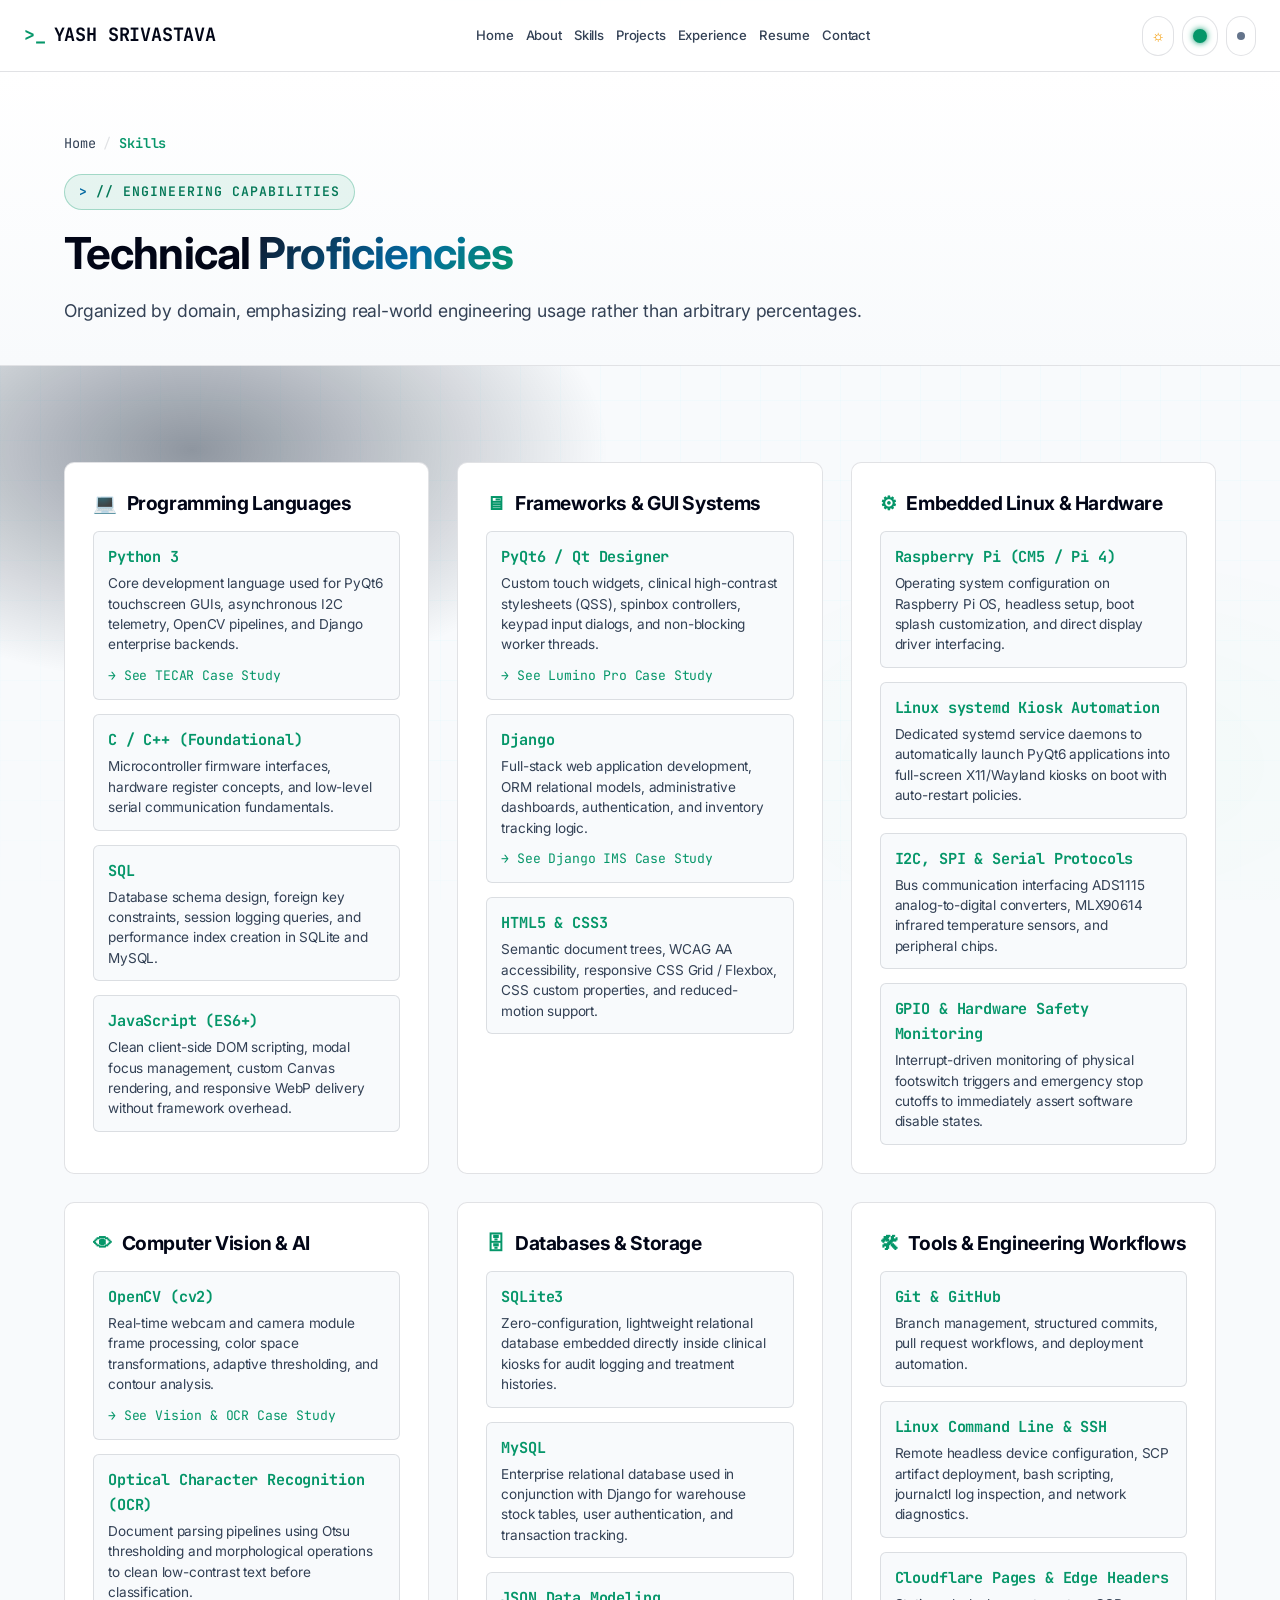
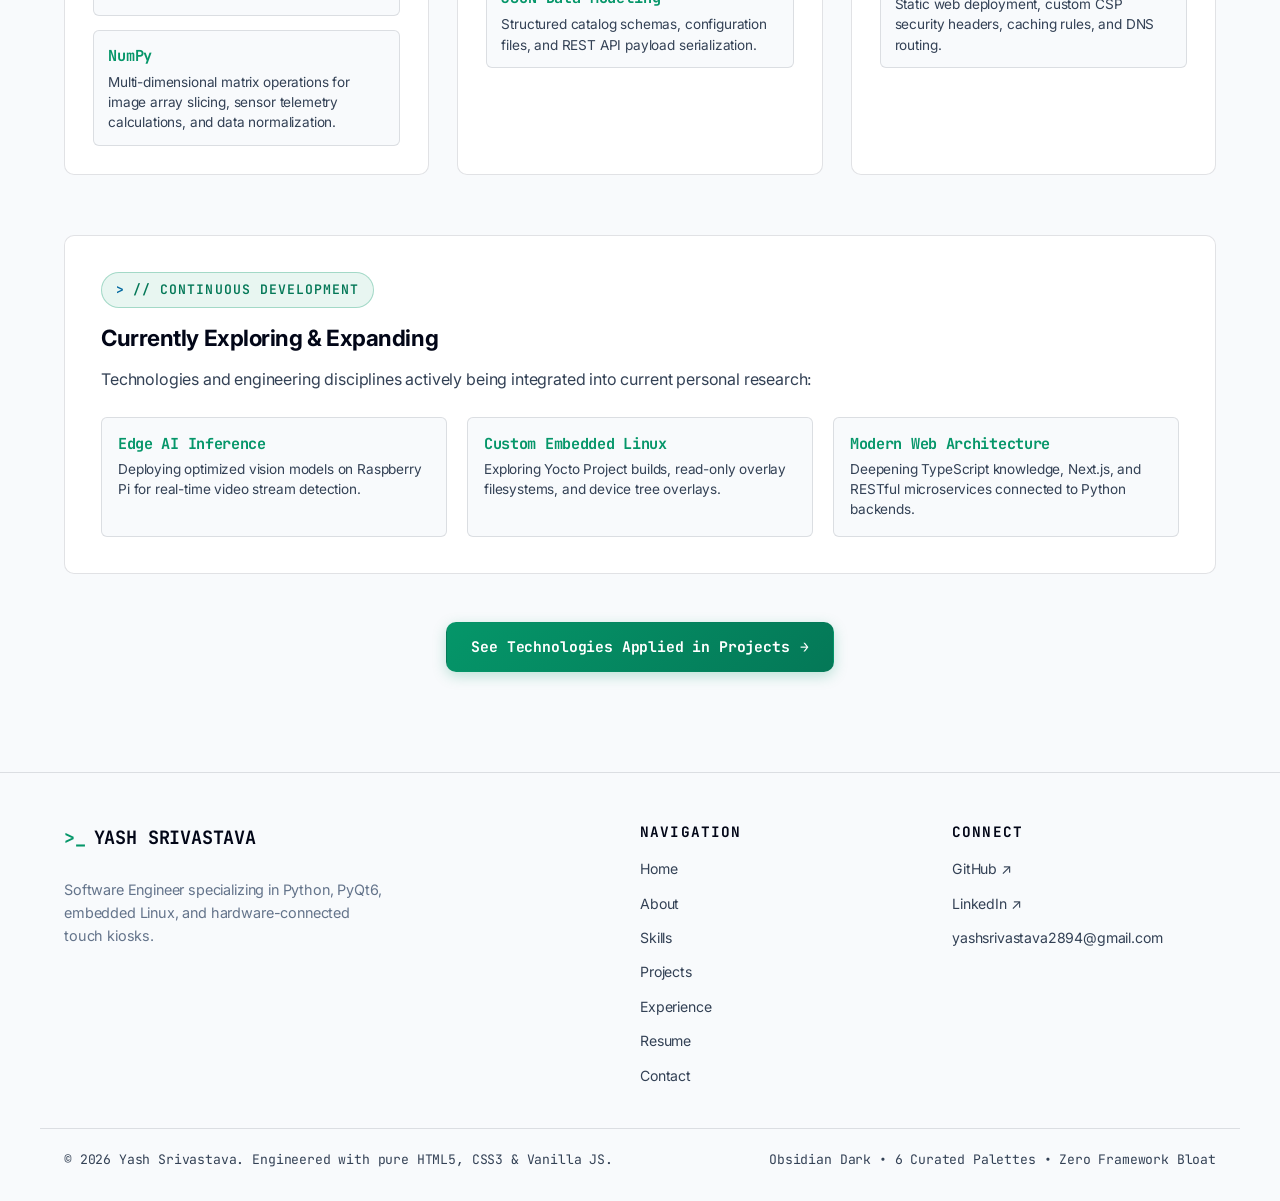
<file: skills/index.html>
<!DOCTYPE html>
<html lang="en" data-theme="dark" data-palette="emerald">
<head>
  <meta charset="UTF-8">
  <meta name="viewport" content="width=device-width, initial-scale=1.0">
  <title>Technical Skills &amp; Architecture | Yash Srivastava</title>
  
  <meta name="description" content="Technical proficiencies and architecture skills of Yash Srivastava — Python, PyQt6, Embedded Linux, Raspberry Pi, Django, OpenCV, and relational databases.">
  <link rel="canonical" href="https://yashsrivastava.dev/skills/">

  <!-- Immediate Theme & Palette Initialization -->
  <script>
    (function () {
      try {
        var t = localStorage.getItem('portfolio_theme') || (window.matchMedia && window.matchMedia('(prefers-color-scheme: light)').matches ? 'light' : 'dark');
        var p = localStorage.getItem('portfolio_palette') || 'emerald';
        document.documentElement.setAttribute('data-theme', t);
        document.documentElement.setAttribute('data-palette', p);
      } catch (e) {}
    })();
  </script>

  <!-- Favicons -->
  <link rel="icon" type="image/x-icon" href="../favicon.ico">
  <link rel="icon" type="image/png" sizes="32x32" href="../assets/icons/favicon-32x32.png">
  <link rel="apple-touch-icon" sizes="180x180" href="../assets/icons/apple-touch-icon.png">

  <!-- Open Graph -->
  <meta property="og:type" content="website">
  <meta property="og:url" content="https://yashsrivastava.dev/skills/">
  <meta property="og:title" content="Technical Skills &amp; Architecture | Yash Srivastava">
  <meta property="og:description" content="Structured technical competencies with real-world application context across Python, embedded systems, and enterprise backends.">
  <meta property="og:image" content="https://yashsrivastava.dev/images/og-image.webp">

  <!-- Stylesheet -->
  <link rel="stylesheet" href="../assets/css/style.css">
  
  <!-- Preconnect Fonts -->
  <link rel="preconnect" href="https://fonts.googleapis.com">
  <link rel="preconnect" href="https://fonts.gstatic.com" crossorigin>
  <link href="https://fonts.googleapis.com/css2?family=Inter:wght@400;500;600;700&family=JetBrains+Mono:wght@400;600;700&display=swap" rel="stylesheet">
</head>
<body>
  <a href="#main-content" class="skip-link">Skip to main content</a>
  <canvas id="matrixCanvas" aria-hidden="true"></canvas>

  <!-- Sticky Navigation Bar -->
  <header class="navbar" id="top-navbar">
    <div class="container nav-container">
      <a href="../index.html" class="nav-brand" aria-label="Yash Srivastava Portfolio Home">
        <span class="brand-prompt">&gt;_</span>
        <span class="brand-name">YASH SRIVASTAVA</span>
      </a>

      <nav aria-label="Main Navigation">
        <ul class="nav-links" id="nav-links">
          <li><a href="../index.html" class="nav-link">Home</a></li>
          <li><a href="../about/index.html" class="nav-link">About</a></li>
          <li><a href="../skills/index.html" class="nav-link active">Skills</a></li>
          <li><a href="../projects/index.html" class="nav-link">Projects</a></li>
          <li><a href="../experience/index.html" class="nav-link">Experience</a></li>
          <li><a href="../resume/index.html" class="nav-link">Resume</a></li>
          <li><a href="../contact/index.html" class="nav-link">Contact</a></li>
        </ul>
      </nav>

      <div class="nav-actions">
        <div class="nav-controls">
          <button type="button" class="ctrl-btn theme-toggle" id="theme-toggle-btn" aria-label="Switch Theme" title="Toggle Theme (Dark / Light)">
            <span class="ctrl-icon theme-icon-dark" aria-hidden="true">&#9790;</span>
            <span class="ctrl-icon theme-icon-light" aria-hidden="true">&#9788;</span>
            <span class="ctrl-label">Dark</span>
          </button>

          <div class="palette-dropdown" id="palette-dropdown-container">
            <button type="button" class="ctrl-btn palette-toggle" id="palette-toggle-btn" aria-haspopup="true" aria-expanded="false" aria-label="Select accent color palette" title="Select Color Palette">
              <span class="palette-color-preview" id="palette-color-preview" aria-hidden="true"></span>
              <span class="ctrl-label">Palette</span>
            </button>
            <div class="palette-menu" id="palette-menu" role="menu" aria-label="Color Palettes">
              <button type="button" class="palette-option active" data-palette="emerald" role="menuitem"><span class="swatch swatch-emerald"></span> Emerald</button>
              <button type="button" class="palette-option" data-palette="electric-blue" role="menuitem"><span class="swatch swatch-blue"></span> Electric Blue</button>
              <button type="button" class="palette-option" data-palette="cyan" role="menuitem"><span class="swatch swatch-cyan"></span> Neon Cyan</button>
              <button type="button" class="palette-option" data-palette="violet" role="menuitem"><span class="swatch swatch-violet"></span> Royal Violet</button>
              <button type="button" class="palette-option" data-palette="amber" role="menuitem"><span class="swatch swatch-amber"></span> Cyber Amber</button>
              <button type="button" class="palette-option" data-palette="monochrome" role="menuitem"><span class="swatch swatch-mono"></span> Monochrome</button>
            </div>
          </div>

          <button type="button" class="ctrl-btn matrix-toggle" id="matrix-toggle-btn" aria-pressed="false" aria-label="Toggle Matrix Canvas Animation" title="Toggle Matrix FX">
            <span class="matrix-status-dot"></span>
            <span class="ctrl-label">Matrix: OFF</span>
          </button>
        </div>

        <button type="button" class="menu-toggle" id="menu-toggle" aria-label="Toggle Navigation Menu" aria-expanded="false" aria-controls="nav-links">
          <svg viewBox="0 0 24 24" fill="none" stroke="currentColor" stroke-width="2" stroke-linecap="round" stroke-linejoin="round" aria-hidden="true">
            <line x1="3" y1="12" x2="21" y2="12"></line>
            <line x1="3" y1="6" x2="21" y2="6"></line>
            <line x1="3" y1="18" x2="21" y2="18"></line>
          </svg>
        </button>
      </div>
    </div>
  </header>

  <main id="main-content">
    <!-- Page Hero & Breadcrumbs -->
    <section class="page-hero">
      <div class="container">
        <nav class="breadcrumbs" aria-label="Breadcrumb">
          <a href="../index.html">Home</a>
          <span class="separator">/</span>
          <span class="current" aria-current="page">Skills</span>
        </nav>
        <span class="section-tag">// Engineering Capabilities</span>
        <h1 class="section-title">Technical <span class="text-gradient">Proficiencies</span></h1>
        <p class="section-subtitle">
          Organized by domain, emphasizing real-world engineering usage rather than arbitrary percentages.
        </p>
      </div>
    </section>

    <!-- Skills Categorized Breakdown -->
    <section style="padding: 60px 0 100px;">
      <div class="container">
        
        <div class="skills-detail-grid">

          <!-- Category 1: Languages -->
          <div class="skill-detail-card">
            <h2 class="skill-detail-title">
              <span style="color: var(--accent);">&#128187;</span> Programming Languages
            </h2>
            <div class="skill-detail-list">
              <div class="skill-detail-item">
                <div class="skill-tech-name">Python 3</div>
                <div class="skill-tech-desc">Core development language used for PyQt6 touchscreen GUIs, asynchronous I2C telemetry, OpenCV pipelines, and Django enterprise backends.</div>
                <div style="margin-top: 6px;"><a href="../projects/tecar/index.html" style="font-size: 0.82rem; font-family: var(--font-mono);">&rarr; See TECAR Case Study</a></div>
              </div>

              <div class="skill-detail-item">
                <div class="skill-tech-name">C / C++ (Foundational)</div>
                <div class="skill-tech-desc">Microcontroller firmware interfaces, hardware register concepts, and low-level serial communication fundamentals.</div>
              </div>

              <div class="skill-detail-item">
                <div class="skill-tech-name">SQL</div>
                <div class="skill-tech-desc">Database schema design, foreign key constraints, session logging queries, and performance index creation in SQLite and MySQL.</div>
              </div>

              <div class="skill-detail-item">
                <div class="skill-tech-name">JavaScript (ES6+)</div>
                <div class="skill-tech-desc">Clean client-side DOM scripting, modal focus management, custom Canvas rendering, and responsive WebP delivery without framework overhead.</div>
              </div>
            </div>
          </div>

          <!-- Category 2: Frameworks & GUI Systems -->
          <div class="skill-detail-card">
            <h2 class="skill-detail-title">
              <span style="color: var(--accent);">&#128421;</span> Frameworks &amp; GUI Systems
            </h2>
            <div class="skill-detail-list">
              <div class="skill-detail-item">
                <div class="skill-tech-name">PyQt6 / Qt Designer</div>
                <div class="skill-tech-desc">Custom touch widgets, clinical high-contrast stylesheets (QSS), spinbox controllers, keypad input dialogs, and non-blocking worker threads.</div>
                <div style="margin-top: 6px;"><a href="../projects/laser-lumino-pro/index.html" style="font-size: 0.82rem; font-family: var(--font-mono);">&rarr; See Lumino Pro Case Study</a></div>
              </div>

              <div class="skill-detail-item">
                <div class="skill-tech-name">Django</div>
                <div class="skill-tech-desc">Full-stack web application development, ORM relational models, administrative dashboards, authentication, and inventory tracking logic.</div>
                <div style="margin-top: 6px;"><a href="../projects/django-ims/index.html" style="font-size: 0.82rem; font-family: var(--font-mono);">&rarr; See Django IMS Case Study</a></div>
              </div>

              <div class="skill-detail-item">
                <div class="skill-tech-name">HTML5 &amp; CSS3</div>
                <div class="skill-tech-desc">Semantic document trees, WCAG AA accessibility, responsive CSS Grid / Flexbox, CSS custom properties, and reduced-motion support.</div>
              </div>
            </div>
          </div>

          <!-- Category 3: Embedded & Hardware Integration -->
          <div class="skill-detail-card">
            <h2 class="skill-detail-title">
              <span style="color: var(--accent);">&#9881;</span> Embedded Linux &amp; Hardware
            </h2>
            <div class="skill-detail-list">
              <div class="skill-detail-item">
                <div class="skill-tech-name">Raspberry Pi (CM5 / Pi 4)</div>
                <div class="skill-tech-desc">Operating system configuration on Raspberry Pi OS, headless setup, boot splash customization, and direct display driver interfacing.</div>
              </div>

              <div class="skill-detail-item">
                <div class="skill-tech-name">Linux systemd Kiosk Automation</div>
                <div class="skill-tech-desc">Dedicated systemd service daemons to automatically launch PyQt6 applications into full-screen X11/Wayland kiosks on boot with auto-restart policies.</div>
              </div>

              <div class="skill-detail-item">
                <div class="skill-tech-name">I2C, SPI &amp; Serial Protocols</div>
                <div class="skill-tech-desc">Bus communication interfacing ADS1115 analog-to-digital converters, MLX90614 infrared temperature sensors, and peripheral chips.</div>
              </div>

              <div class="skill-detail-item">
                <div class="skill-tech-name">GPIO &amp; Hardware Safety Monitoring</div>
                <div class="skill-tech-desc">Interrupt-driven monitoring of physical footswitch triggers and emergency stop cutoffs to immediately assert software disable states.</div>
              </div>
            </div>
          </div>

          <!-- Category 4: Computer Vision & AI -->
          <div class="skill-detail-card">
            <h2 class="skill-detail-title">
              <span style="color: var(--accent);">&#128065;</span> Computer Vision &amp; AI
            </h2>
            <div class="skill-detail-list">
              <div class="skill-detail-item">
                <div class="skill-tech-name">OpenCV (cv2)</div>
                <div class="skill-tech-desc">Real-time webcam and camera module frame processing, color space transformations, adaptive thresholding, and contour analysis.</div>
                <div style="margin-top: 6px;"><a href="../projects/cv-ocr-projects/index.html" style="font-size: 0.82rem; font-family: var(--font-mono);">&rarr; See Vision &amp; OCR Case Study</a></div>
              </div>

              <div class="skill-detail-item">
                <div class="skill-tech-name">Optical Character Recognition (OCR)</div>
                <div class="skill-tech-desc">Document parsing pipelines using Otsu thresholding and morphological operations to clean low-contrast text before classification.</div>
              </div>

              <div class="skill-detail-item">
                <div class="skill-tech-name">NumPy</div>
                <div class="skill-tech-desc">Multi-dimensional matrix operations for image array slicing, sensor telemetry calculations, and data normalization.</div>
              </div>
            </div>
          </div>

          <!-- Category 5: Databases & Storage -->
          <div class="skill-detail-card">
            <h2 class="skill-detail-title">
              <span style="color: var(--accent);">&#128452;</span> Databases &amp; Storage
            </h2>
            <div class="skill-detail-list">
              <div class="skill-detail-item">
                <div class="skill-tech-name">SQLite3</div>
                <div class="skill-tech-desc">Zero-configuration, lightweight relational database embedded directly inside clinical kiosks for audit logging and treatment histories.</div>
              </div>

              <div class="skill-detail-item">
                <div class="skill-tech-name">MySQL</div>
                <div class="skill-tech-desc">Enterprise relational database used in conjunction with Django for warehouse stock tables, user authentication, and transaction tracking.</div>
              </div>

              <div class="skill-detail-item">
                <div class="skill-tech-name">JSON Data Modeling</div>
                <div class="skill-tech-desc">Structured catalog schemas, configuration files, and REST API payload serialization.</div>
              </div>
            </div>
          </div>

          <!-- Category 6: DevOps, Tools & Workflows -->
          <div class="skill-detail-card">
            <h2 class="skill-detail-title">
              <span style="color: var(--accent);">&#128736;</span> Tools &amp; Engineering Workflows
            </h2>
            <div class="skill-detail-list">
              <div class="skill-detail-item">
                <div class="skill-tech-name">Git &amp; GitHub</div>
                <div class="skill-tech-desc">Branch management, structured commits, pull request workflows, and deployment automation.</div>
              </div>

              <div class="skill-detail-item">
                <div class="skill-tech-name">Linux Command Line &amp; SSH</div>
                <div class="skill-tech-desc">Remote headless device configuration, SCP artifact deployment, bash scripting, journalctl log inspection, and network diagnostics.</div>
              </div>

              <div class="skill-detail-item">
                <div class="skill-tech-name">Cloudflare Pages &amp; Edge Headers</div>
                <div class="skill-tech-desc">Static web deployment, custom CSP security headers, caching rules, and DNS routing.</div>
              </div>
            </div>
          </div>

        </div>

        <!-- Continuous Learning Section -->
        <div style="margin-top: 60px; background: var(--bg-surface); border: 1px solid var(--border-subtle); border-radius: var(--radius-md); padding: 36px;">
          <span class="section-tag">// Continuous Development</span>
          <h2 style="font-size: 1.4rem; color: var(--text-highlight); margin-bottom: 14px;">Currently Exploring &amp; Expanding</h2>
          <p style="color: var(--text-secondary); line-height: 1.7; margin-bottom: 24px;">
            Technologies and engineering disciplines actively being integrated into current personal research:
          </p>
          <div style="display: grid; grid-template-columns: repeat(auto-fit, minmax(240px, 1fr)); gap: 20px;">
            <div style="padding: 16px; background: var(--bg-primary); border: 1px solid var(--border-subtle); border-radius: var(--radius-sm);">
              <h4 style="font-family: var(--font-mono); font-size: 0.95rem; color: var(--accent); margin-bottom: 6px;">Edge AI Inference</h4>
              <p style="font-size: 0.85rem; color: var(--text-secondary); line-height: 1.5;">Deploying optimized vision models on Raspberry Pi for real-time video stream detection.</p>
            </div>
            <div style="padding: 16px; background: var(--bg-primary); border: 1px solid var(--border-subtle); border-radius: var(--radius-sm);">
              <h4 style="font-family: var(--font-mono); font-size: 0.95rem; color: var(--accent); margin-bottom: 6px;">Custom Embedded Linux</h4>
              <p style="font-size: 0.85rem; color: var(--text-secondary); line-height: 1.5;">Exploring Yocto Project builds, read-only overlay filesystems, and device tree overlays.</p>
            </div>
            <div style="padding: 16px; background: var(--bg-primary); border: 1px solid var(--border-subtle); border-radius: var(--radius-sm);">
              <h4 style="font-family: var(--font-mono); font-size: 0.95rem; color: var(--accent); margin-bottom: 6px;">Modern Web Architecture</h4>
              <p style="font-size: 0.85rem; color: var(--text-secondary); line-height: 1.5;">Deepening TypeScript knowledge, Next.js, and RESTful microservices connected to Python backends.</p>
            </div>
          </div>
        </div>

        <div style="text-align: center; margin-top: 48px;">
          <a href="../projects/index.html" class="btn btn-primary">
            <span>See Technologies Applied in Projects</span>
            <span class="btn-arrow">&rarr;</span>
          </a>
        </div>

      </div>
    </section>
  </main>

  <!-- Global Footer -->
  <footer class="footer" style="padding: 50px 0 30px; border-top: 1px solid var(--border-subtle); background: var(--bg-primary);">
    <div class="container footer-grid">
      <div class="footer-brand">
        <a href="../index.html" class="nav-brand" style="margin-bottom: 12px; display: inline-flex;">
          <span class="brand-prompt">&gt;_</span>
          <span class="brand-name">YASH SRIVASTAVA</span>
        </a>
        <p style="color: var(--text-muted); font-size: 0.9rem; max-width: 320px; line-height: 1.6;">
          Software Engineer specializing in Python, PyQt6, embedded Linux, and hardware-connected touch kiosks.
        </p>
      </div>

      <div class="footer-links-group">
        <h4 style="font-family: var(--font-mono); font-size: 0.9rem; text-transform: uppercase; margin-bottom: 14px; color: var(--text-highlight);">Navigation</h4>
        <ul style="list-style: none; display: flex; flex-direction: column; gap: 8px;">
          <li><a href="../index.html" style="color: var(--text-secondary); font-size: 0.88rem;">Home</a></li>
          <li><a href="../about/index.html" style="color: var(--text-secondary); font-size: 0.88rem;">About</a></li>
          <li><a href="../skills/index.html" style="color: var(--text-secondary); font-size: 0.88rem;">Skills</a></li>
          <li><a href="../projects/index.html" style="color: var(--text-secondary); font-size: 0.88rem;">Projects</a></li>
          <li><a href="../experience/index.html" style="color: var(--text-secondary); font-size: 0.88rem;">Experience</a></li>
          <li><a href="../resume/index.html" style="color: var(--text-secondary); font-size: 0.88rem;">Resume</a></li>
          <li><a href="../contact/index.html" style="color: var(--text-secondary); font-size: 0.88rem;">Contact</a></li>
        </ul>
      </div>

      <div class="footer-social-group">
        <h4 style="font-family: var(--font-mono); font-size: 0.9rem; text-transform: uppercase; margin-bottom: 14px; color: var(--text-highlight);">Connect</h4>
        <ul style="list-style: none; display: flex; flex-direction: column; gap: 8px;">
          <li><a href="https://github.com/yashsrivastava12345" target="_blank" rel="noopener noreferrer" style="color: var(--text-secondary); font-size: 0.88rem;">GitHub &nearr;</a></li>
          <li><a href="https://www.linkedin.com/in/yash-srivastava-363363220/" target="_blank" rel="noopener noreferrer" style="color: var(--text-secondary); font-size: 0.88rem;">LinkedIn &nearr;</a></li>
          <li><a href="mailto:yashsrivastava2894@gmail.com" style="color: var(--text-secondary); font-size: 0.88rem;">yashsrivastava2894@gmail.com</a></li>
        </ul>
      </div>
    </div>

    <div class="container footer-bottom" style="margin-top: 36px; padding-top: 20px; border-top: 1px solid var(--border-subtle); display: flex; justify-content: space-between; align-items: center; flex-wrap: wrap; gap: 12px; color: var(--text-muted); font-size: 0.82rem; font-family: var(--font-mono);">
      <p>&copy; 2026 Yash Srivastava. Engineered with pure HTML5, CSS3 &amp; Vanilla JS.</p>
      <p>Obsidian Dark &bull; 6 Curated Palettes &bull; Zero Framework Bloat</p>
    </div>
  </footer>

  <script src="../assets/js/settings.js"></script>
</body>
</html>
</file>
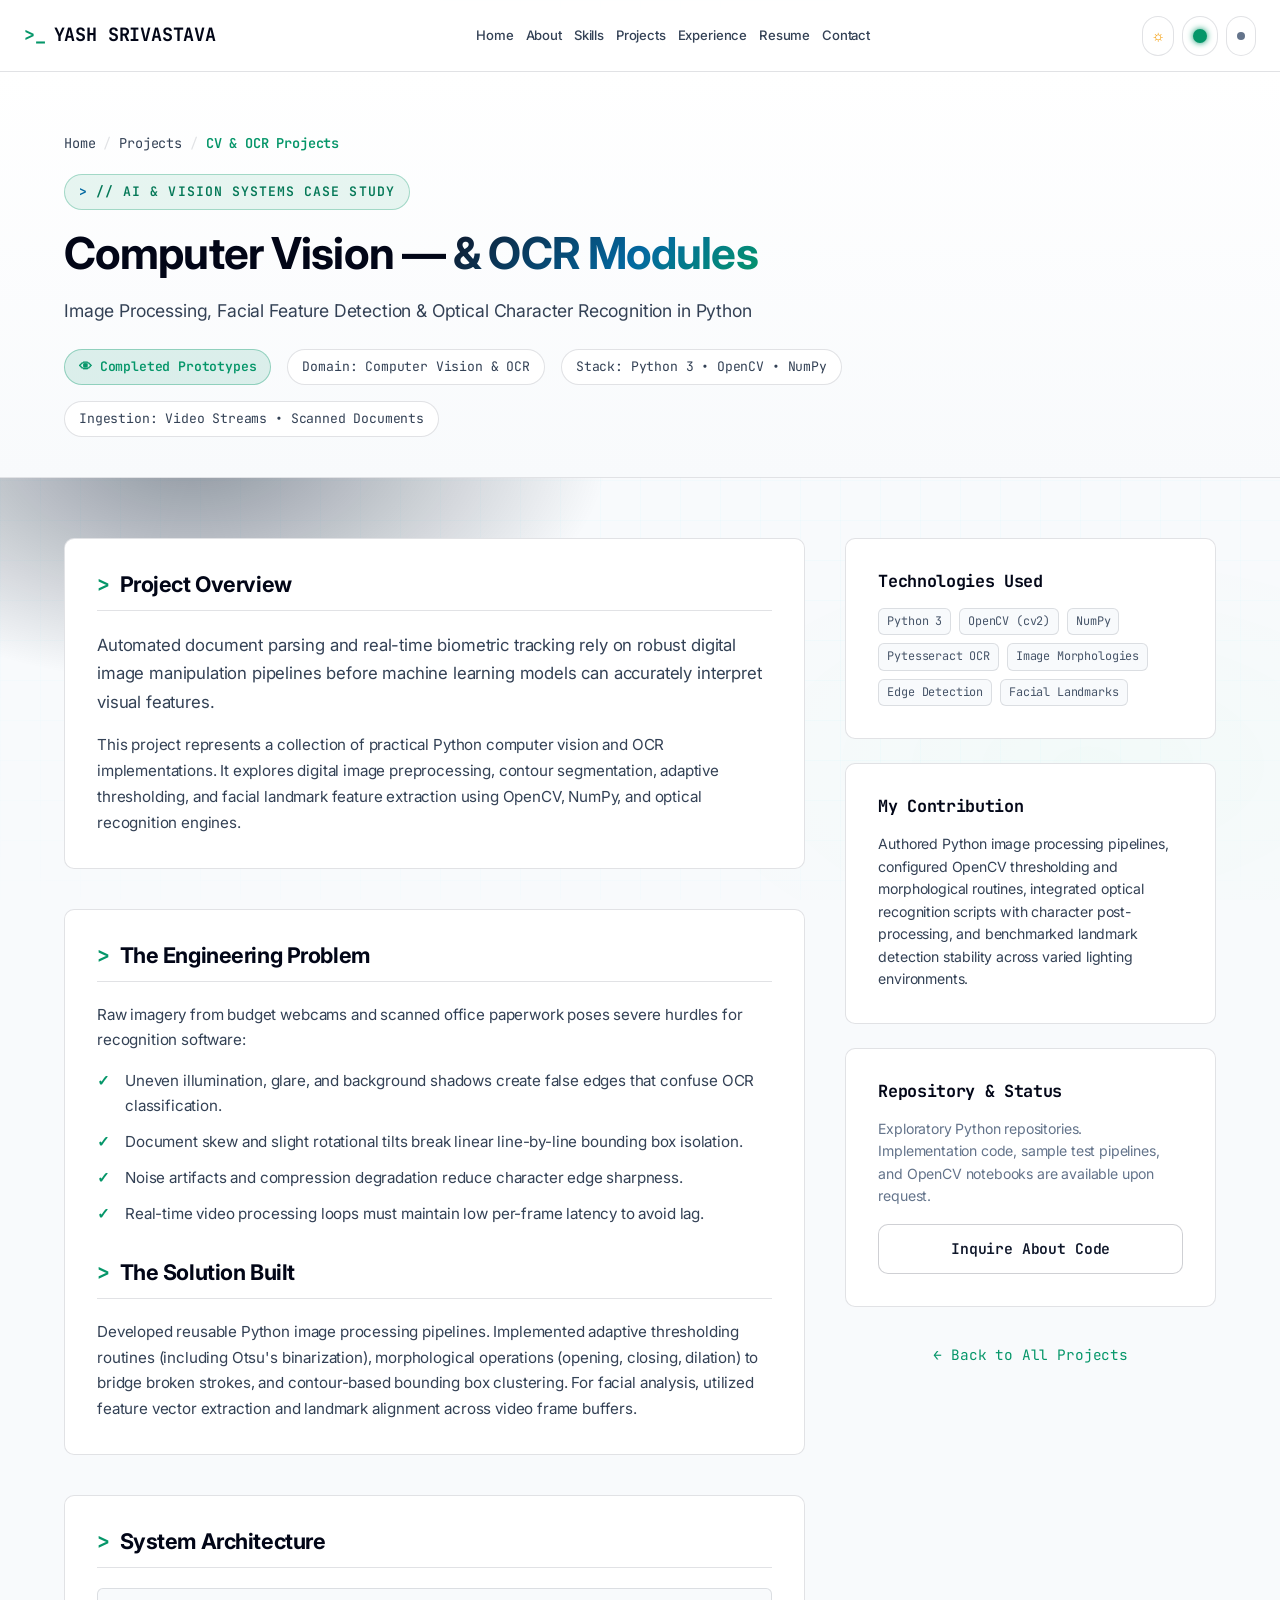
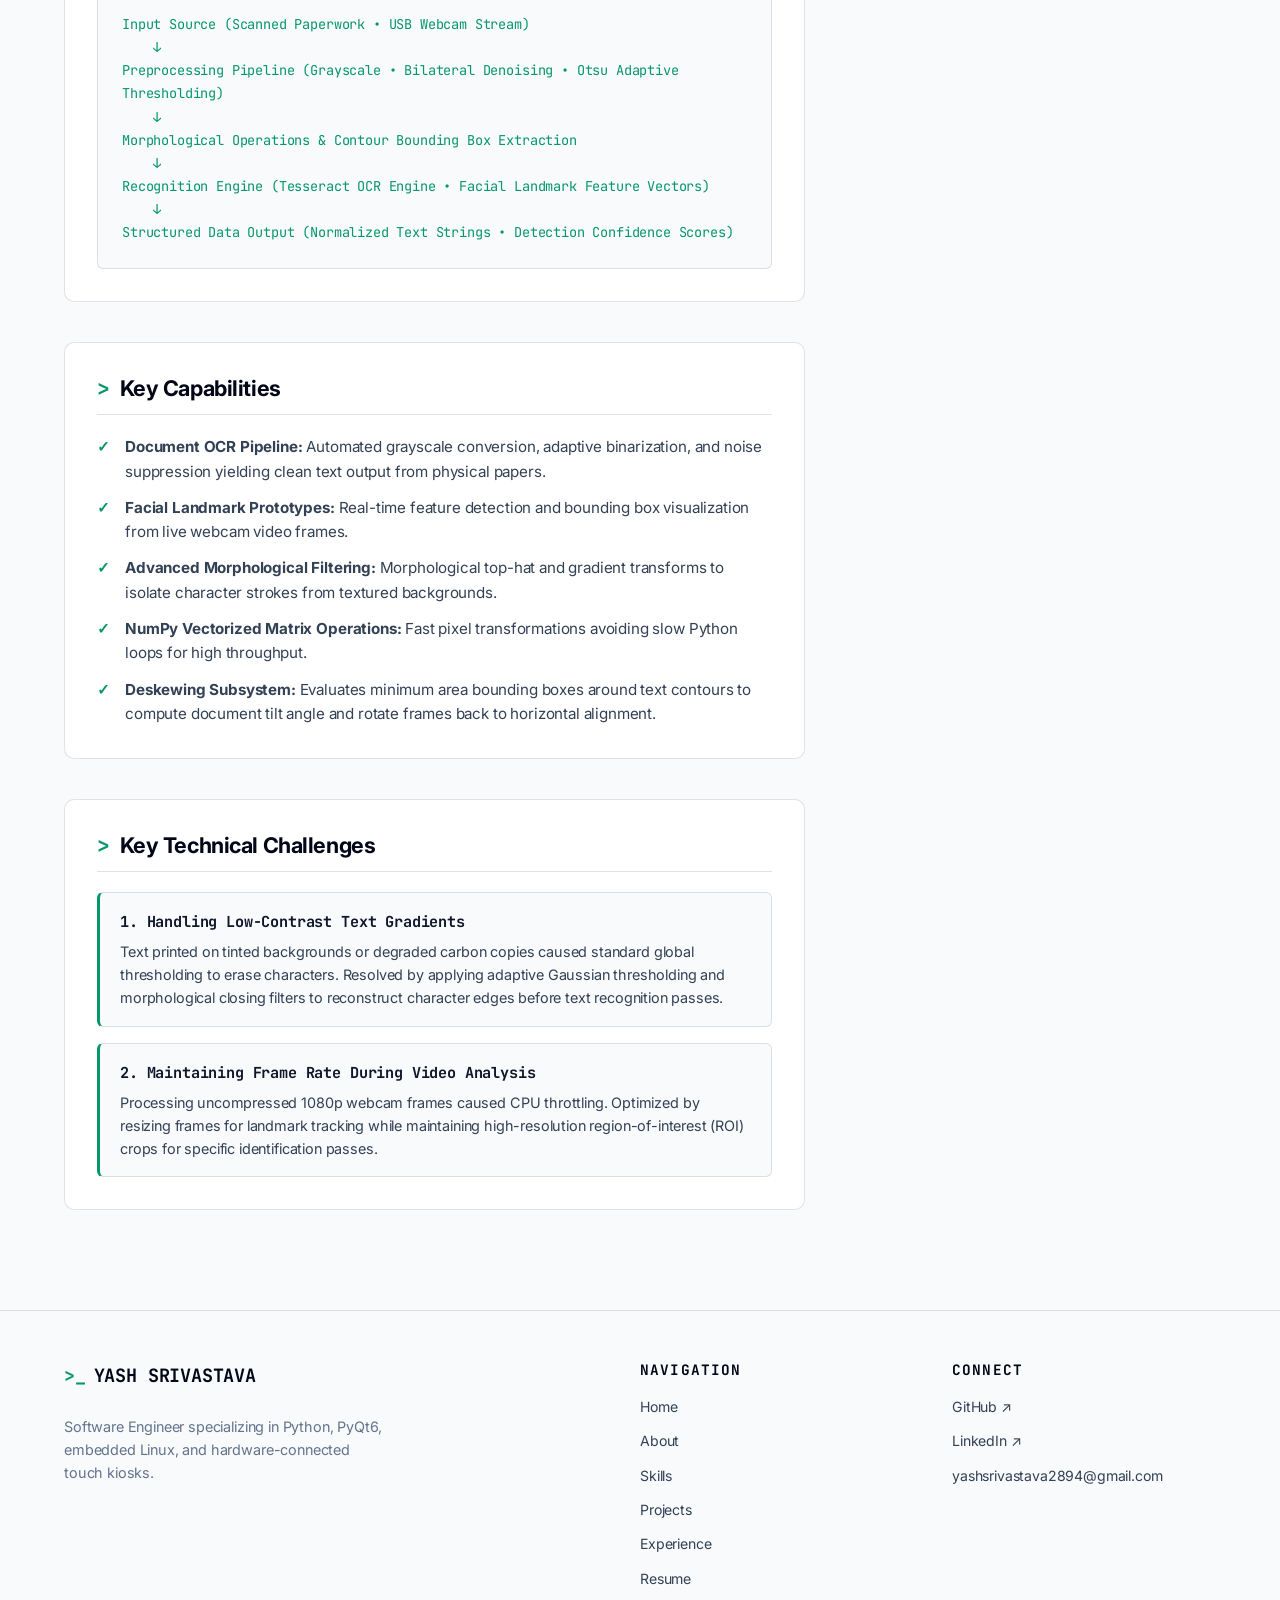
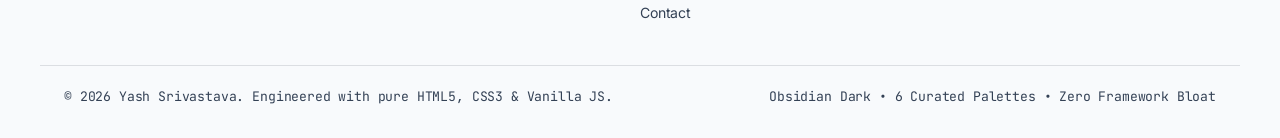
<file: projects/cv-ocr-projects/index.html>
﻿<!DOCTYPE html>
<html lang="en" data-theme="dark" data-palette="emerald">
<head>
  <meta charset="UTF-8">
  <meta name="viewport" content="width=device-width, initial-scale=1.0">
  <title>Computer Vision & OCR Projects Case Study | Yash Srivastava</title>
  
  <meta name="description" content="Technical case study on practical computer vision and optical character recognition modules engineered in Python with OpenCV, NumPy, and image preprocessing pipelines.">
  <link rel="canonical" href="https://yashsrivastava.dev/projects/cv-ocr-projects/">

  <!-- Immediate Theme & Palette Initialization -->
  <script>
    (function () {
      try {
        var t = localStorage.getItem('portfolio_theme') || (window.matchMedia && window.matchMedia('(prefers-color-scheme: light)').matches ? 'light' : 'dark');
        var p = localStorage.getItem('portfolio_palette') || 'emerald';
        document.documentElement.setAttribute('data-theme', t);
        document.documentElement.setAttribute('data-palette', p);
      } catch (e) {}
    })();
  </script>

  <!-- Favicons -->
  <link rel="icon" type="image/x-icon" href="../../favicon.ico">
  <link rel="icon" type="image/png" sizes="32x32" href="../../assets/icons/favicon-32x32.png">
  <link rel="apple-touch-icon" sizes="180x180" href="../../assets/icons/apple-touch-icon.png">

  <!-- Open Graph -->
  <meta property="og:type" content="article">
  <meta property="og:url" content="https://yashsrivastava.dev/projects/cv-ocr-projects/">
  <meta property="og:title" content="Computer Vision & OCR Projects Case Study | Yash Srivastava">
  <meta property="og:description" content="Practical computer vision and optical character recognition implementations in Python with OpenCV and NumPy.">
  <meta property="og:image" content="https://yashsrivastava.dev/images/og-image.webp">

  <!-- Stylesheet -->
  <link rel="stylesheet" href="../../assets/css/style.css">
  
  <!-- Preconnect Fonts -->
  <link rel="preconnect" href="https://fonts.googleapis.com">
  <link rel="preconnect" href="https://fonts.gstatic.com" crossorigin>
  <link href="https://fonts.googleapis.com/css2?family=Inter:wght@400;500;600;700&family=JetBrains+Mono:wght@400;600;700&display=swap" rel="stylesheet">
</head>
<body>
  <a href="#main-content" class="skip-link">Skip to main content</a>
  <canvas id="matrixCanvas" aria-hidden="true"></canvas>

  <header class="navbar" id="top-navbar">
    <div class="container nav-container">
      <a href="../../index.html" class="nav-brand" aria-label="Yash Srivastava Portfolio Home">
        <span class="brand-prompt">&gt;_</span>
        <span class="brand-name">YASH SRIVASTAVA</span>
      </a>

      <nav aria-label="Main Navigation">
        <ul class="nav-links" id="nav-links">
          <li><a href="../../index.html" class="nav-link">Home</a></li>
          <li><a href="../../about/index.html" class="nav-link">About</a></li>
          <li><a href="../../skills/index.html" class="nav-link">Skills</a></li>
          <li><a href="../index.html" class="nav-link active">Projects</a></li>
          <li><a href="../../experience/index.html" class="nav-link">Experience</a></li>
          <li><a href="../../resume/index.html" class="nav-link">Resume</a></li>
          <li><a href="../../contact/index.html" class="nav-link">Contact</a></li>
        </ul>
      </nav>

      <div class="nav-actions">
        <div class="nav-controls">
          <button type="button" class="ctrl-btn theme-toggle" id="theme-toggle-btn" aria-label="Switch Theme" title="Toggle Theme (Dark / Light)">
            <span class="ctrl-icon theme-icon-dark" aria-hidden="true">&#9790;</span>
            <span class="ctrl-icon theme-icon-light" aria-hidden="true">&#9788;</span>
            <span class="ctrl-label">Dark</span>
          </button>

          <div class="palette-dropdown" id="palette-dropdown-container">
            <button type="button" class="ctrl-btn palette-toggle" id="palette-toggle-btn" aria-haspopup="true" aria-expanded="false" aria-label="Select accent color palette" title="Select Color Palette">
              <span class="palette-color-preview" id="palette-color-preview" aria-hidden="true"></span>
              <span class="ctrl-label">Palette</span>
            </button>
            <div class="palette-menu" id="palette-menu" role="menu" aria-label="Color Palettes">
              <button type="button" class="palette-option active" data-palette="emerald" role="menuitem"><span class="swatch swatch-emerald"></span> Emerald</button>
              <button type="button" class="palette-option" data-palette="electric-blue" role="menuitem"><span class="swatch swatch-blue"></span> Electric Blue</button>
              <button type="button" class="palette-option" data-palette="cyan" role="menuitem"><span class="swatch swatch-cyan"></span> Neon Cyan</button>
              <button type="button" class="palette-option" data-palette="violet" role="menuitem"><span class="swatch swatch-violet"></span> Royal Violet</button>
              <button type="button" class="palette-option" data-palette="amber" role="menuitem"><span class="swatch swatch-amber"></span> Cyber Amber</button>
              <button type="button" class="palette-option" data-palette="monochrome" role="menuitem"><span class="swatch swatch-mono"></span> Monochrome</button>
            </div>
          </div>

          <button type="button" class="ctrl-btn matrix-toggle" id="matrix-toggle-btn" aria-pressed="false" aria-label="Toggle Matrix Canvas Animation" title="Toggle Matrix FX">
            <span class="matrix-status-dot"></span>
            <span class="ctrl-label">Matrix: OFF</span>
          </button>
        </div>

        <button type="button" class="menu-toggle" id="menu-toggle" aria-label="Toggle Navigation Menu" aria-expanded="false" aria-controls="nav-links">
          <svg viewBox="0 0 24 24" fill="none" stroke="currentColor" stroke-width="2" stroke-linecap="round" stroke-linejoin="round" aria-hidden="true">
            <line x1="3" y1="12" x2="21" y2="12"></line>
            <line x1="3" y1="6" x2="21" y2="6"></line>
            <line x1="3" y1="18" x2="21" y2="18"></line>
          </svg>
        </button>
      </div>
    </div>
  </header>

  <main id="main-content">
    <section class="page-hero">
      <div class="container">
        <nav class="breadcrumbs" aria-label="Breadcrumb">
          <a href="../../index.html">Home</a>
          <span class="separator">/</span>
          <a href="../index.html">Projects</a>
          <span class="separator">/</span>
          <span class="current" aria-current="page">CV &amp; OCR Projects</span>
        </nav>
        <span class="section-tag">// AI &amp; Vision Systems Case Study</span>
        <h1 class="section-title">Computer Vision &mdash; <span class="text-gradient">&amp; OCR Modules</span></h1>
        <p class="section-subtitle">
          Image Processing, Facial Feature Detection &amp; Optical Character Recognition in Python
        </p>

        <div class="case-study-meta-bar">
          <span class="meta-pill meta-pill-accent">&#128065; Completed Prototypes</span>
          <span class="meta-pill">Domain: Computer Vision &amp; OCR</span>
          <span class="meta-pill">Stack: Python 3 &bull; OpenCV &bull; NumPy</span>
          <span class="meta-pill">Ingestion: Video Streams &bull; Scanned Documents</span>
        </div>
      </div>
    </section>

    <section class="case-study-body">
      <div class="container">
        <div class="case-study-grid">
          
          <div class="case-study-main">

            <div class="case-study-card">
              <h2 class="case-study-card-title">Project Overview</h2>
              <p style="font-size: 1.05rem; line-height: 1.7; color: var(--text-secondary); margin-bottom: 16px;">
                Automated document parsing and real-time biometric tracking rely on robust digital image manipulation pipelines before machine learning models can accurately interpret visual features.
              </p>
              <p style="font-size: 0.95rem; line-height: 1.7; color: var(--text-secondary);">
                This project represents a collection of practical Python computer vision and OCR implementations. It explores digital image preprocessing, contour segmentation, adaptive thresholding, and facial landmark feature extraction using OpenCV, NumPy, and optical recognition engines.
              </p>
            </div>

            <div class="case-study-card">
              <h2 class="case-study-card-title">The Engineering Problem</h2>
              <p style="font-size: 0.95rem; line-height: 1.7; color: var(--text-secondary); margin-bottom: 16px;">
                Raw imagery from budget webcams and scanned office paperwork poses severe hurdles for recognition software:
              </p>
              <ul class="feature-checklist" style="margin-bottom: 20px;">
                <li>Uneven illumination, glare, and background shadows create false edges that confuse OCR classification.</li>
                <li>Document skew and slight rotational tilts break linear line-by-line bounding box isolation.</li>
                <li>Noise artifacts and compression degradation reduce character edge sharpness.</li>
                <li>Real-time video processing loops must maintain low per-frame latency to avoid lag.</li>
              </ul>

              <h2 class="case-study-card-title" style="margin-top: 32px;">The Solution Built</h2>
              <p style="font-size: 0.95rem; line-height: 1.7; color: var(--text-secondary);">
                Developed reusable Python image processing pipelines. Implemented adaptive thresholding routines (including Otsu's binarization), morphological operations (opening, closing, dilation) to bridge broken strokes, and contour-based bounding box clustering. For facial analysis, utilized feature vector extraction and landmark alignment across video frame buffers.
              </p>
            </div>

            <div class="case-study-card">
              <h2 class="case-study-card-title">System Architecture</h2>
              <div style="background: var(--bg-primary); border: 1px solid var(--border-subtle); border-radius: var(--radius-sm); padding: 24px; font-family: var(--font-mono); font-size: 0.85rem; color: var(--accent); line-height: 1.7; overflow-x: auto;">
Input Source (Scanned Paperwork &bull; USB Webcam Stream)<br>
&nbsp;&nbsp;&nbsp;&nbsp;&darr;<br>
Preprocessing Pipeline (Grayscale &bull; Bilateral Denoising &bull; Otsu Adaptive Thresholding)<br>
&nbsp;&nbsp;&nbsp;&nbsp;&darr;<br>
Morphological Operations &amp; Contour Bounding Box Extraction<br>
&nbsp;&nbsp;&nbsp;&nbsp;&darr;<br>
Recognition Engine (Tesseract OCR Engine &bull; Facial Landmark Feature Vectors)<br>
&nbsp;&nbsp;&nbsp;&nbsp;&darr;<br>
Structured Data Output (Normalized Text Strings &bull; Detection Confidence Scores)
              </div>
            </div>

            <div class="case-study-card">
              <h2 class="case-study-card-title">Key Capabilities</h2>
              <ul class="feature-checklist">
                <li><strong>Document OCR Pipeline:</strong> Automated grayscale conversion, adaptive binarization, and noise suppression yielding clean text output from physical papers.</li>
                <li><strong>Facial Landmark Prototypes:</strong> Real-time feature detection and bounding box visualization from live webcam video frames.</li>
                <li><strong>Advanced Morphological Filtering:</strong> Morphological top-hat and gradient transforms to isolate character strokes from textured backgrounds.</li>
                <li><strong>NumPy Vectorized Matrix Operations:</strong> Fast pixel transformations avoiding slow Python loops for high throughput.</li>
                <li><strong>Deskewing Subsystem:</strong> Evaluates minimum area bounding boxes around text contours to compute document tilt angle and rotate frames back to horizontal alignment.</li>
              </ul>
            </div>

            <div class="case-study-card">
              <h2 class="case-study-card-title">Key Technical Challenges</h2>
              <div class="challenge-list">
                <div class="challenge-item">
                  <div class="challenge-title">1. Handling Low-Contrast Text Gradients</div>
                  <div class="challenge-text">Text printed on tinted backgrounds or degraded carbon copies caused standard global thresholding to erase characters. Resolved by applying adaptive Gaussian thresholding and morphological closing filters to reconstruct character edges before text recognition passes.</div>
                </div>
                <div class="challenge-item">
                  <div class="challenge-title">2. Maintaining Frame Rate During Video Analysis</div>
                  <div class="challenge-text">Processing uncompressed 1080p webcam frames caused CPU throttling. Optimized by resizing frames for landmark tracking while maintaining high-resolution region-of-interest (ROI) crops for specific identification passes.</div>
                </div>
              </div>
            </div>

          </div>

          <div class="case-study-sidebar">
            
            <div class="case-study-card">
              <h3 style="font-size: 1.05rem; font-family: var(--font-mono); color: var(--text-highlight); margin-bottom: 16px;">Technologies Used</h3>
              <div class="project-tags" style="display: flex; flex-wrap: wrap; gap: 8px;">
                <span class="project-tag-pill">Python 3</span>
                <span class="project-tag-pill">OpenCV (cv2)</span>
                <span class="project-tag-pill">NumPy</span>
                <span class="project-tag-pill">Pytesseract OCR</span>
                <span class="project-tag-pill">Image Morphologies</span>
                <span class="project-tag-pill">Edge Detection</span>
                <span class="project-tag-pill">Facial Landmarks</span>
              </div>
            </div>

            <div class="case-study-card">
              <h3 style="font-size: 1.05rem; font-family: var(--font-mono); color: var(--text-highlight); margin-bottom: 16px;">My Contribution</h3>
              <p style="font-size: 0.88rem; color: var(--text-secondary); line-height: 1.6;">
                Authored Python image processing pipelines, configured OpenCV thresholding and morphological routines, integrated optical recognition scripts with character post-processing, and benchmarked landmark detection stability across varied lighting environments.
              </p>
            </div>

            <div class="case-study-card">
              <h3 style="font-size: 1.05rem; font-family: var(--font-mono); color: var(--text-highlight); margin-bottom: 16px;">Repository &amp; Status</h3>
              <p style="font-size: 0.88rem; color: var(--text-muted); line-height: 1.6; margin-bottom: 16px;">
                Exploratory Python repositories. Implementation code, sample test pipelines, and OpenCV notebooks are available upon request.
              </p>
              <a href="../../contact/index.html" class="btn btn-secondary" style="width: 100%; justify-content: center;">
                <span>Inquire About Code</span>
              </a>
            </div>

            <div style="text-align: center; margin-top: 10px;">
              <a href="../index.html" style="font-size: 0.9rem; font-family: var(--font-mono); color: var(--accent);">&larr; Back to All Projects</a>
            </div>

          </div>

        </div>
      </div>
    </section>
  </main>

  <footer class="footer" style="padding: 50px 0 30px; border-top: 1px solid var(--border-subtle); background: var(--bg-primary);">
    <div class="container footer-grid">
      <div class="footer-brand">
        <a href="../../index.html" class="nav-brand" style="margin-bottom: 12px; display: inline-flex;">
          <span class="brand-prompt">&gt;_</span>
          <span class="brand-name">YASH SRIVASTAVA</span>
        </a>
        <p style="color: var(--text-muted); font-size: 0.9rem; max-width: 320px; line-height: 1.6;">
          Software Engineer specializing in Python, PyQt6, embedded Linux, and hardware-connected touch kiosks.
        </p>
      </div>

      <div class="footer-links-group">
        <h4 style="font-family: var(--font-mono); font-size: 0.9rem; text-transform: uppercase; margin-bottom: 14px; color: var(--text-highlight);">Navigation</h4>
        <ul style="list-style: none; display: flex; flex-direction: column; gap: 8px;">
          <li><a href="../../index.html" style="color: var(--text-secondary); font-size: 0.88rem;">Home</a></li>
          <li><a href="../../about/index.html" style="color: var(--text-secondary); font-size: 0.88rem;">About</a></li>
          <li><a href="../../skills/index.html" style="color: var(--text-secondary); font-size: 0.88rem;">Skills</a></li>
          <li><a href="../index.html" style="color: var(--text-secondary); font-size: 0.88rem;">Projects</a></li>
          <li><a href="../../experience/index.html" style="color: var(--text-secondary); font-size: 0.88rem;">Experience</a></li>
          <li><a href="../../resume/index.html" style="color: var(--text-secondary); font-size: 0.88rem;">Resume</a></li>
          <li><a href="../../contact/index.html" style="color: var(--text-secondary); font-size: 0.88rem;">Contact</a></li>
        </ul>
      </div>

      <div class="footer-social-group">
        <h4 style="font-family: var(--font-mono); font-size: 0.9rem; text-transform: uppercase; margin-bottom: 14px; color: var(--text-highlight);">Connect</h4>
        <ul style="list-style: none; display: flex; flex-direction: column; gap: 8px;">
          <li><a href="https://github.com/yashsrivastava12345" target="_blank" rel="noopener noreferrer" style="color: var(--text-secondary); font-size: 0.88rem;">GitHub &nearr;</a></li>
          <li><a href="https://www.linkedin.com/in/yash-srivastava-363363220/" target="_blank" rel="noopener noreferrer" style="color: var(--text-secondary); font-size: 0.88rem;">LinkedIn &nearr;</a></li>
          <li><a href="mailto:yashsrivastava2894@gmail.com" style="color: var(--text-secondary); font-size: 0.88rem;">yashsrivastava2894@gmail.com</a></li>
        </ul>
      </div>
    </div>

    <div class="container footer-bottom" style="margin-top: 36px; padding-top: 20px; border-top: 1px solid var(--border-subtle); display: flex; justify-content: space-between; align-items: center; flex-wrap: wrap; gap: 12px; color: var(--text-muted); font-size: 0.82rem; font-family: var(--font-mono);">
      <p>&copy; 2026 Yash Srivastava. Engineered with pure HTML5, CSS3 &amp; Vanilla JS.</p>
      <p>Obsidian Dark &bull; 6 Curated Palettes &bull; Zero Framework Bloat</p>
    </div>
  </footer>

  <script src="../../assets/js/settings.js"></script>
</body>
</html>
</file>
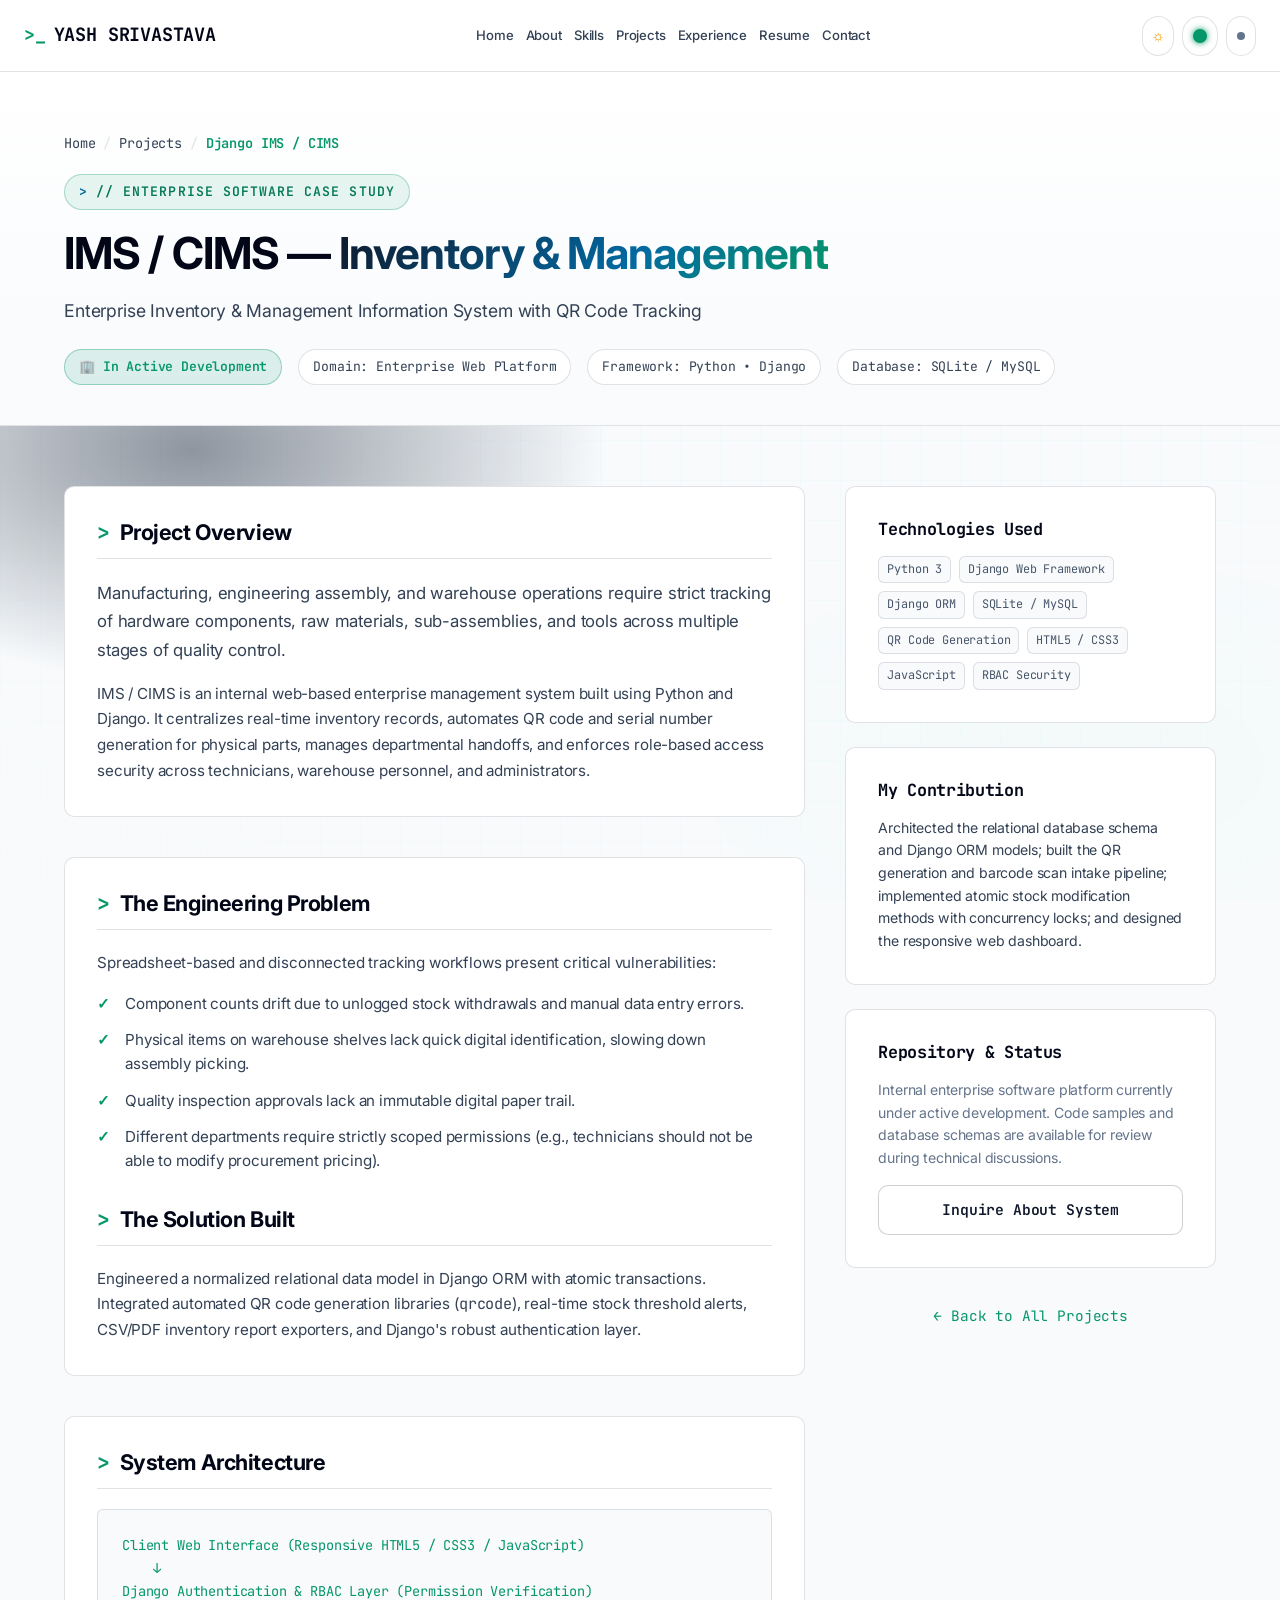
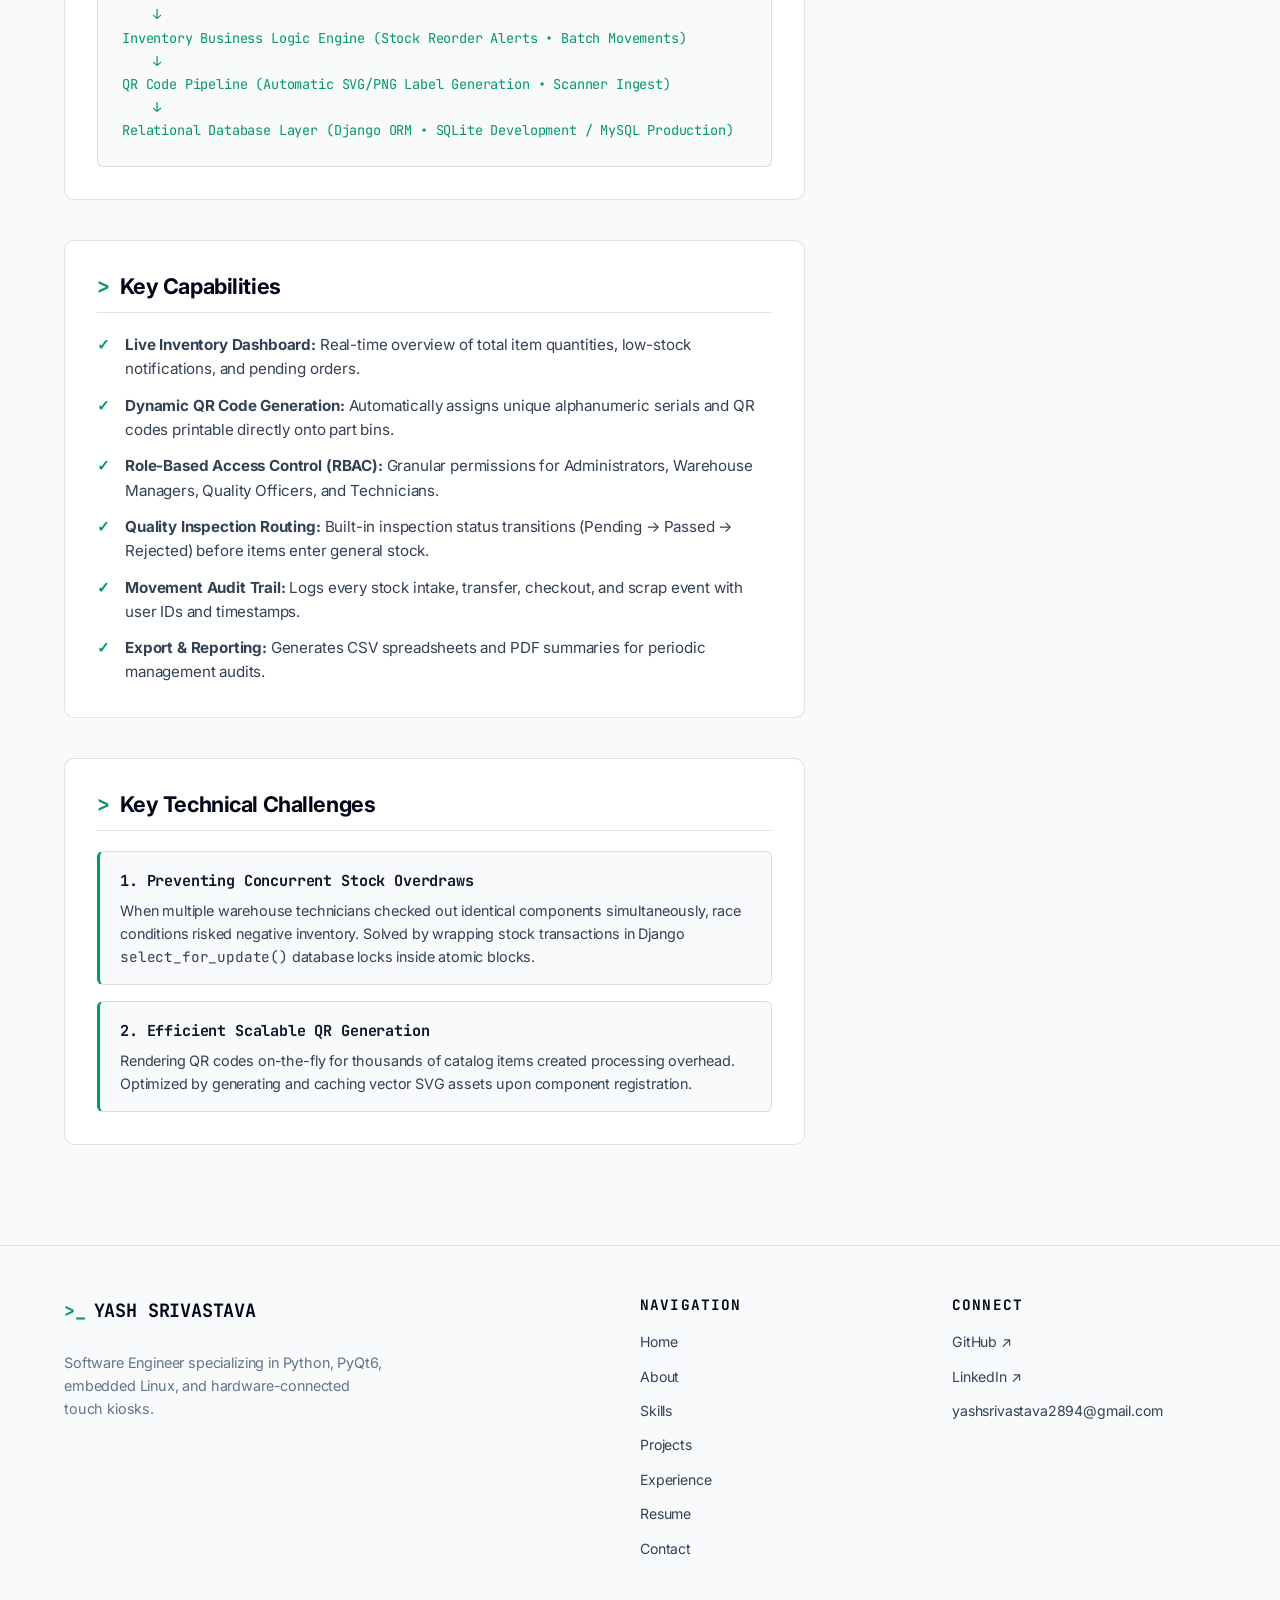
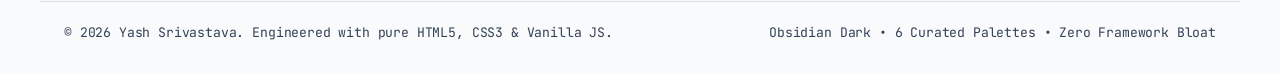
<file: projects/django-ims/index.html>
﻿<!DOCTYPE html>
<html lang="en" data-theme="dark" data-palette="emerald">
<head>
  <meta charset="UTF-8">
  <meta name="viewport" content="width=device-width, initial-scale=1.0">
  <title>Django IMS / CIMS Enterprise System Case Study | Yash Srivastava</title>
  
  <meta name="description" content="Engineering case study for IMS / CIMS — Python Django enterprise inventory and management information system with QR tracking and role-based permissions.">
  <link rel="canonical" href="https://yashsrivastava.dev/projects/django-ims/">

  <!-- Immediate Theme & Palette Initialization -->
  <script>
    (function () {
      try {
        var t = localStorage.getItem('portfolio_theme') || (window.matchMedia && window.matchMedia('(prefers-color-scheme: light)').matches ? 'light' : 'dark');
        var p = localStorage.getItem('portfolio_palette') || 'emerald';
        document.documentElement.setAttribute('data-theme', t);
        document.documentElement.setAttribute('data-palette', p);
      } catch (e) {}
    })();
  </script>

  <!-- Favicons -->
  <link rel="icon" type="image/x-icon" href="../../favicon.ico">
  <link rel="icon" type="image/png" sizes="32x32" href="../../assets/icons/favicon-32x32.png">
  <link rel="apple-touch-icon" sizes="180x180" href="../../assets/icons/apple-touch-icon.png">

  <!-- Open Graph -->
  <meta property="og:type" content="article">
  <meta property="og:url" content="https://yashsrivastava.dev/projects/django-ims/">
  <meta property="og:title" content="Django IMS / CIMS Enterprise System Case Study | Yash Srivastava">
  <meta property="og:description" content="Enterprise inventory and management system engineered with Python, Django, QR code tracking, and relational database schemas.">
  <meta property="og:image" content="https://yashsrivastava.dev/images/og-image.webp">

  <!-- Stylesheet -->
  <link rel="stylesheet" href="../../assets/css/style.css">
  
  <!-- Preconnect Fonts -->
  <link rel="preconnect" href="https://fonts.googleapis.com">
  <link rel="preconnect" href="https://fonts.gstatic.com" crossorigin>
  <link href="https://fonts.googleapis.com/css2?family=Inter:wght@400;500;600;700&family=JetBrains+Mono:wght@400;600;700&display=swap" rel="stylesheet">
</head>
<body>
  <a href="#main-content" class="skip-link">Skip to main content</a>
  <canvas id="matrixCanvas" aria-hidden="true"></canvas>

  <header class="navbar" id="top-navbar">
    <div class="container nav-container">
      <a href="../../index.html" class="nav-brand" aria-label="Yash Srivastava Portfolio Home">
        <span class="brand-prompt">&gt;_</span>
        <span class="brand-name">YASH SRIVASTAVA</span>
      </a>

      <nav aria-label="Main Navigation">
        <ul class="nav-links" id="nav-links">
          <li><a href="../../index.html" class="nav-link">Home</a></li>
          <li><a href="../../about/index.html" class="nav-link">About</a></li>
          <li><a href="../../skills/index.html" class="nav-link">Skills</a></li>
          <li><a href="../index.html" class="nav-link active">Projects</a></li>
          <li><a href="../../experience/index.html" class="nav-link">Experience</a></li>
          <li><a href="../../resume/index.html" class="nav-link">Resume</a></li>
          <li><a href="../../contact/index.html" class="nav-link">Contact</a></li>
        </ul>
      </nav>

      <div class="nav-actions">
        <div class="nav-controls">
          <button type="button" class="ctrl-btn theme-toggle" id="theme-toggle-btn" aria-label="Switch Theme" title="Toggle Theme (Dark / Light)">
            <span class="ctrl-icon theme-icon-dark" aria-hidden="true">&#9790;</span>
            <span class="ctrl-icon theme-icon-light" aria-hidden="true">&#9788;</span>
            <span class="ctrl-label">Dark</span>
          </button>

          <div class="palette-dropdown" id="palette-dropdown-container">
            <button type="button" class="ctrl-btn palette-toggle" id="palette-toggle-btn" aria-haspopup="true" aria-expanded="false" aria-label="Select accent color palette" title="Select Color Palette">
              <span class="palette-color-preview" id="palette-color-preview" aria-hidden="true"></span>
              <span class="ctrl-label">Palette</span>
            </button>
            <div class="palette-menu" id="palette-menu" role="menu" aria-label="Color Palettes">
              <button type="button" class="palette-option active" data-palette="emerald" role="menuitem"><span class="swatch swatch-emerald"></span> Emerald</button>
              <button type="button" class="palette-option" data-palette="electric-blue" role="menuitem"><span class="swatch swatch-blue"></span> Electric Blue</button>
              <button type="button" class="palette-option" data-palette="cyan" role="menuitem"><span class="swatch swatch-cyan"></span> Neon Cyan</button>
              <button type="button" class="palette-option" data-palette="violet" role="menuitem"><span class="swatch swatch-violet"></span> Royal Violet</button>
              <button type="button" class="palette-option" data-palette="amber" role="menuitem"><span class="swatch swatch-amber"></span> Cyber Amber</button>
              <button type="button" class="palette-option" data-palette="monochrome" role="menuitem"><span class="swatch swatch-mono"></span> Monochrome</button>
            </div>
          </div>

          <button type="button" class="ctrl-btn matrix-toggle" id="matrix-toggle-btn" aria-pressed="false" aria-label="Toggle Matrix Canvas Animation" title="Toggle Matrix FX">
            <span class="matrix-status-dot"></span>
            <span class="ctrl-label">Matrix: OFF</span>
          </button>
        </div>

        <button type="button" class="menu-toggle" id="menu-toggle" aria-label="Toggle Navigation Menu" aria-expanded="false" aria-controls="nav-links">
          <svg viewBox="0 0 24 24" fill="none" stroke="currentColor" stroke-width="2" stroke-linecap="round" stroke-linejoin="round" aria-hidden="true">
            <line x1="3" y1="12" x2="21" y2="12"></line>
            <line x1="3" y1="6" x2="21" y2="6"></line>
            <line x1="3" y1="18" x2="21" y2="18"></line>
          </svg>
        </button>
      </div>
    </div>
  </header>

  <main id="main-content">
    <section class="page-hero">
      <div class="container">
        <nav class="breadcrumbs" aria-label="Breadcrumb">
          <a href="../../index.html">Home</a>
          <span class="separator">/</span>
          <a href="../index.html">Projects</a>
          <span class="separator">/</span>
          <span class="current" aria-current="page">Django IMS / CIMS</span>
        </nav>
        <span class="section-tag">// Enterprise Software Case Study</span>
        <h1 class="section-title">IMS / CIMS &mdash; <span class="text-gradient">Inventory &amp; Management</span></h1>
        <p class="section-subtitle">
          Enterprise Inventory &amp; Management Information System with QR Code Tracking
        </p>

        <div class="case-study-meta-bar">
          <span class="meta-pill meta-pill-accent">&#127970; In Active Development</span>
          <span class="meta-pill">Domain: Enterprise Web Platform</span>
          <span class="meta-pill">Framework: Python &bull; Django</span>
          <span class="meta-pill">Database: SQLite / MySQL</span>
        </div>
      </div>
    </section>

    <section class="case-study-body">
      <div class="container">
        <div class="case-study-grid">
          
          <div class="case-study-main">

            <div class="case-study-card">
              <h2 class="case-study-card-title">Project Overview</h2>
              <p style="font-size: 1.05rem; line-height: 1.7; color: var(--text-secondary); margin-bottom: 16px;">
                Manufacturing, engineering assembly, and warehouse operations require strict tracking of hardware components, raw materials, sub-assemblies, and tools across multiple stages of quality control.
              </p>
              <p style="font-size: 0.95rem; line-height: 1.7; color: var(--text-secondary);">
                IMS / CIMS is an internal web-based enterprise management system built using Python and Django. It centralizes real-time inventory records, automates QR code and serial number generation for physical parts, manages departmental handoffs, and enforces role-based access security across technicians, warehouse personnel, and administrators.
              </p>
            </div>

            <div class="case-study-card">
              <h2 class="case-study-card-title">The Engineering Problem</h2>
              <p style="font-size: 0.95rem; line-height: 1.7; color: var(--text-secondary); margin-bottom: 16px;">
                Spreadsheet-based and disconnected tracking workflows present critical vulnerabilities:
              </p>
              <ul class="feature-checklist" style="margin-bottom: 20px;">
                <li>Component counts drift due to unlogged stock withdrawals and manual data entry errors.</li>
                <li>Physical items on warehouse shelves lack quick digital identification, slowing down assembly picking.</li>
                <li>Quality inspection approvals lack an immutable digital paper trail.</li>
                <li>Different departments require strictly scoped permissions (e.g., technicians should not be able to modify procurement pricing).</li>
              </ul>

              <h2 class="case-study-card-title" style="margin-top: 32px;">The Solution Built</h2>
              <p style="font-size: 0.95rem; line-height: 1.7; color: var(--text-secondary);">
                Engineered a normalized relational data model in Django ORM with atomic transactions. Integrated automated QR code generation libraries (<code>qrcode</code>), real-time stock threshold alerts, CSV/PDF inventory report exporters, and Django's robust authentication layer.
              </p>
            </div>

            <div class="case-study-card">
              <h2 class="case-study-card-title">System Architecture</h2>
              <div style="background: var(--bg-primary); border: 1px solid var(--border-subtle); border-radius: var(--radius-sm); padding: 24px; font-family: var(--font-mono); font-size: 0.85rem; color: var(--accent); line-height: 1.7; overflow-x: auto;">
Client Web Interface (Responsive HTML5 / CSS3 / JavaScript)<br>
&nbsp;&nbsp;&nbsp;&nbsp;&darr;<br>
Django Authentication &amp; RBAC Layer (Permission Verification)<br>
&nbsp;&nbsp;&nbsp;&nbsp;&darr;<br>
Inventory Business Logic Engine (Stock Reorder Alerts &bull; Batch Movements)<br>
&nbsp;&nbsp;&nbsp;&nbsp;&darr;<br>
QR Code Pipeline (Automatic SVG/PNG Label Generation &bull; Scanner Ingest)<br>
&nbsp;&nbsp;&nbsp;&nbsp;&darr;<br>
Relational Database Layer (Django ORM &bull; SQLite Development / MySQL Production)
              </div>
            </div>

            <div class="case-study-card">
              <h2 class="case-study-card-title">Key Capabilities</h2>
              <ul class="feature-checklist">
                <li><strong>Live Inventory Dashboard:</strong> Real-time overview of total item quantities, low-stock notifications, and pending orders.</li>
                <li><strong>Dynamic QR Code Generation:</strong> Automatically assigns unique alphanumeric serials and QR codes printable directly onto part bins.</li>
                <li><strong>Role-Based Access Control (RBAC):</strong> Granular permissions for Administrators, Warehouse Managers, Quality Officers, and Technicians.</li>
                <li><strong>Quality Inspection Routing:</strong> Built-in inspection status transitions (Pending &rarr; Passed &rarr; Rejected) before items enter general stock.</li>
                <li><strong>Movement Audit Trail:</strong> Logs every stock intake, transfer, checkout, and scrap event with user IDs and timestamps.</li>
                <li><strong>Export &amp; Reporting:</strong> Generates CSV spreadsheets and PDF summaries for periodic management audits.</li>
              </ul>
            </div>

            <div class="case-study-card">
              <h2 class="case-study-card-title">Key Technical Challenges</h2>
              <div class="challenge-list">
                <div class="challenge-item">
                  <div class="challenge-title">1. Preventing Concurrent Stock Overdraws</div>
                  <div class="challenge-text">When multiple warehouse technicians checked out identical components simultaneously, race conditions risked negative inventory. Solved by wrapping stock transactions in Django <code>select_for_update()</code> database locks inside atomic blocks.</div>
                </div>
                <div class="challenge-item">
                  <div class="challenge-title">2. Efficient Scalable QR Generation</div>
                  <div class="challenge-text">Rendering QR codes on-the-fly for thousands of catalog items created processing overhead. Optimized by generating and caching vector SVG assets upon component registration.</div>
                </div>
              </div>
            </div>

          </div>

          <div class="case-study-sidebar">
            
            <div class="case-study-card">
              <h3 style="font-size: 1.05rem; font-family: var(--font-mono); color: var(--text-highlight); margin-bottom: 16px;">Technologies Used</h3>
              <div class="project-tags" style="display: flex; flex-wrap: wrap; gap: 8px;">
                <span class="project-tag-pill">Python 3</span>
                <span class="project-tag-pill">Django Web Framework</span>
                <span class="project-tag-pill">Django ORM</span>
                <span class="project-tag-pill">SQLite / MySQL</span>
                <span class="project-tag-pill">QR Code Generation</span>
                <span class="project-tag-pill">HTML5 / CSS3</span>
                <span class="project-tag-pill">JavaScript</span>
                <span class="project-tag-pill">RBAC Security</span>
              </div>
            </div>

            <div class="case-study-card">
              <h3 style="font-size: 1.05rem; font-family: var(--font-mono); color: var(--text-highlight); margin-bottom: 16px;">My Contribution</h3>
              <p style="font-size: 0.88rem; color: var(--text-secondary); line-height: 1.6;">
                Architected the relational database schema and Django ORM models; built the QR generation and barcode scan intake pipeline; implemented atomic stock modification methods with concurrency locks; and designed the responsive web dashboard.
              </p>
            </div>

            <div class="case-study-card">
              <h3 style="font-size: 1.05rem; font-family: var(--font-mono); color: var(--text-highlight); margin-bottom: 16px;">Repository &amp; Status</h3>
              <p style="font-size: 0.88rem; color: var(--text-muted); line-height: 1.6; margin-bottom: 16px;">
                Internal enterprise software platform currently under active development. Code samples and database schemas are available for review during technical discussions.
              </p>
              <a href="../../contact/index.html" class="btn btn-secondary" style="width: 100%; justify-content: center;">
                <span>Inquire About System</span>
              </a>
            </div>

            <div style="text-align: center; margin-top: 10px;">
              <a href="../index.html" style="font-size: 0.9rem; font-family: var(--font-mono); color: var(--accent);">&larr; Back to All Projects</a>
            </div>

          </div>

        </div>
      </div>
    </section>
  </main>

  <footer class="footer" style="padding: 50px 0 30px; border-top: 1px solid var(--border-subtle); background: var(--bg-primary);">
    <div class="container footer-grid">
      <div class="footer-brand">
        <a href="../../index.html" class="nav-brand" style="margin-bottom: 12px; display: inline-flex;">
          <span class="brand-prompt">&gt;_</span>
          <span class="brand-name">YASH SRIVASTAVA</span>
        </a>
        <p style="color: var(--text-muted); font-size: 0.9rem; max-width: 320px; line-height: 1.6;">
          Software Engineer specializing in Python, PyQt6, embedded Linux, and hardware-connected touch kiosks.
        </p>
      </div>

      <div class="footer-links-group">
        <h4 style="font-family: var(--font-mono); font-size: 0.9rem; text-transform: uppercase; margin-bottom: 14px; color: var(--text-highlight);">Navigation</h4>
        <ul style="list-style: none; display: flex; flex-direction: column; gap: 8px;">
          <li><a href="../../index.html" style="color: var(--text-secondary); font-size: 0.88rem;">Home</a></li>
          <li><a href="../../about/index.html" style="color: var(--text-secondary); font-size: 0.88rem;">About</a></li>
          <li><a href="../../skills/index.html" style="color: var(--text-secondary); font-size: 0.88rem;">Skills</a></li>
          <li><a href="../index.html" style="color: var(--text-secondary); font-size: 0.88rem;">Projects</a></li>
          <li><a href="../../experience/index.html" style="color: var(--text-secondary); font-size: 0.88rem;">Experience</a></li>
          <li><a href="../../resume/index.html" style="color: var(--text-secondary); font-size: 0.88rem;">Resume</a></li>
          <li><a href="../../contact/index.html" style="color: var(--text-secondary); font-size: 0.88rem;">Contact</a></li>
        </ul>
      </div>

      <div class="footer-social-group">
        <h4 style="font-family: var(--font-mono); font-size: 0.9rem; text-transform: uppercase; margin-bottom: 14px; color: var(--text-highlight);">Connect</h4>
        <ul style="list-style: none; display: flex; flex-direction: column; gap: 8px;">
          <li><a href="https://github.com/yashsrivastava12345" target="_blank" rel="noopener noreferrer" style="color: var(--text-secondary); font-size: 0.88rem;">GitHub &nearr;</a></li>
          <li><a href="https://www.linkedin.com/in/yash-srivastava-363363220/" target="_blank" rel="noopener noreferrer" style="color: var(--text-secondary); font-size: 0.88rem;">LinkedIn &nearr;</a></li>
          <li><a href="mailto:yashsrivastava2894@gmail.com" style="color: var(--text-secondary); font-size: 0.88rem;">yashsrivastava2894@gmail.com</a></li>
        </ul>
      </div>
    </div>

    <div class="container footer-bottom" style="margin-top: 36px; padding-top: 20px; border-top: 1px solid var(--border-subtle); display: flex; justify-content: space-between; align-items: center; flex-wrap: wrap; gap: 12px; color: var(--text-muted); font-size: 0.82rem; font-family: var(--font-mono);">
      <p>&copy; 2026 Yash Srivastava. Engineered with pure HTML5, CSS3 &amp; Vanilla JS.</p>
      <p>Obsidian Dark &bull; 6 Curated Palettes &bull; Zero Framework Bloat</p>
    </div>
  </footer>

  <script src="../../assets/js/settings.js"></script>
</body>
</html>
</file>
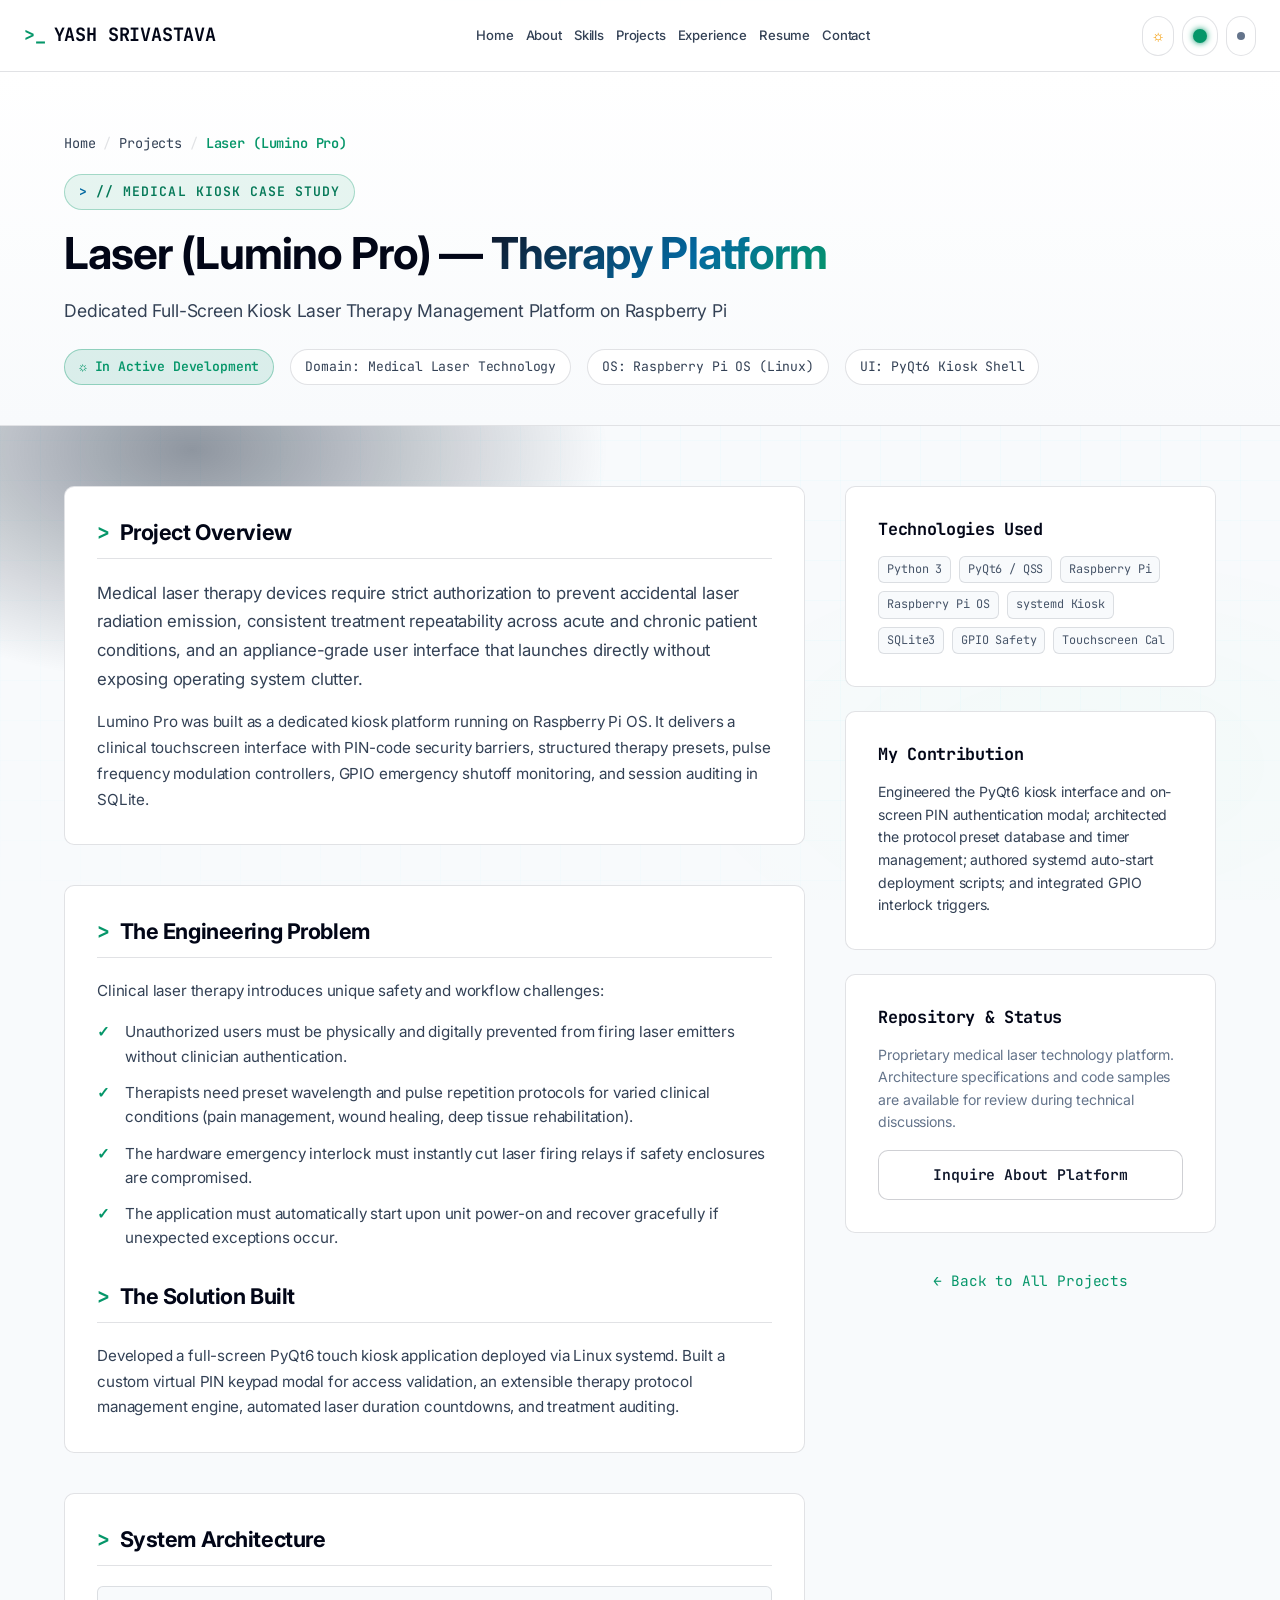
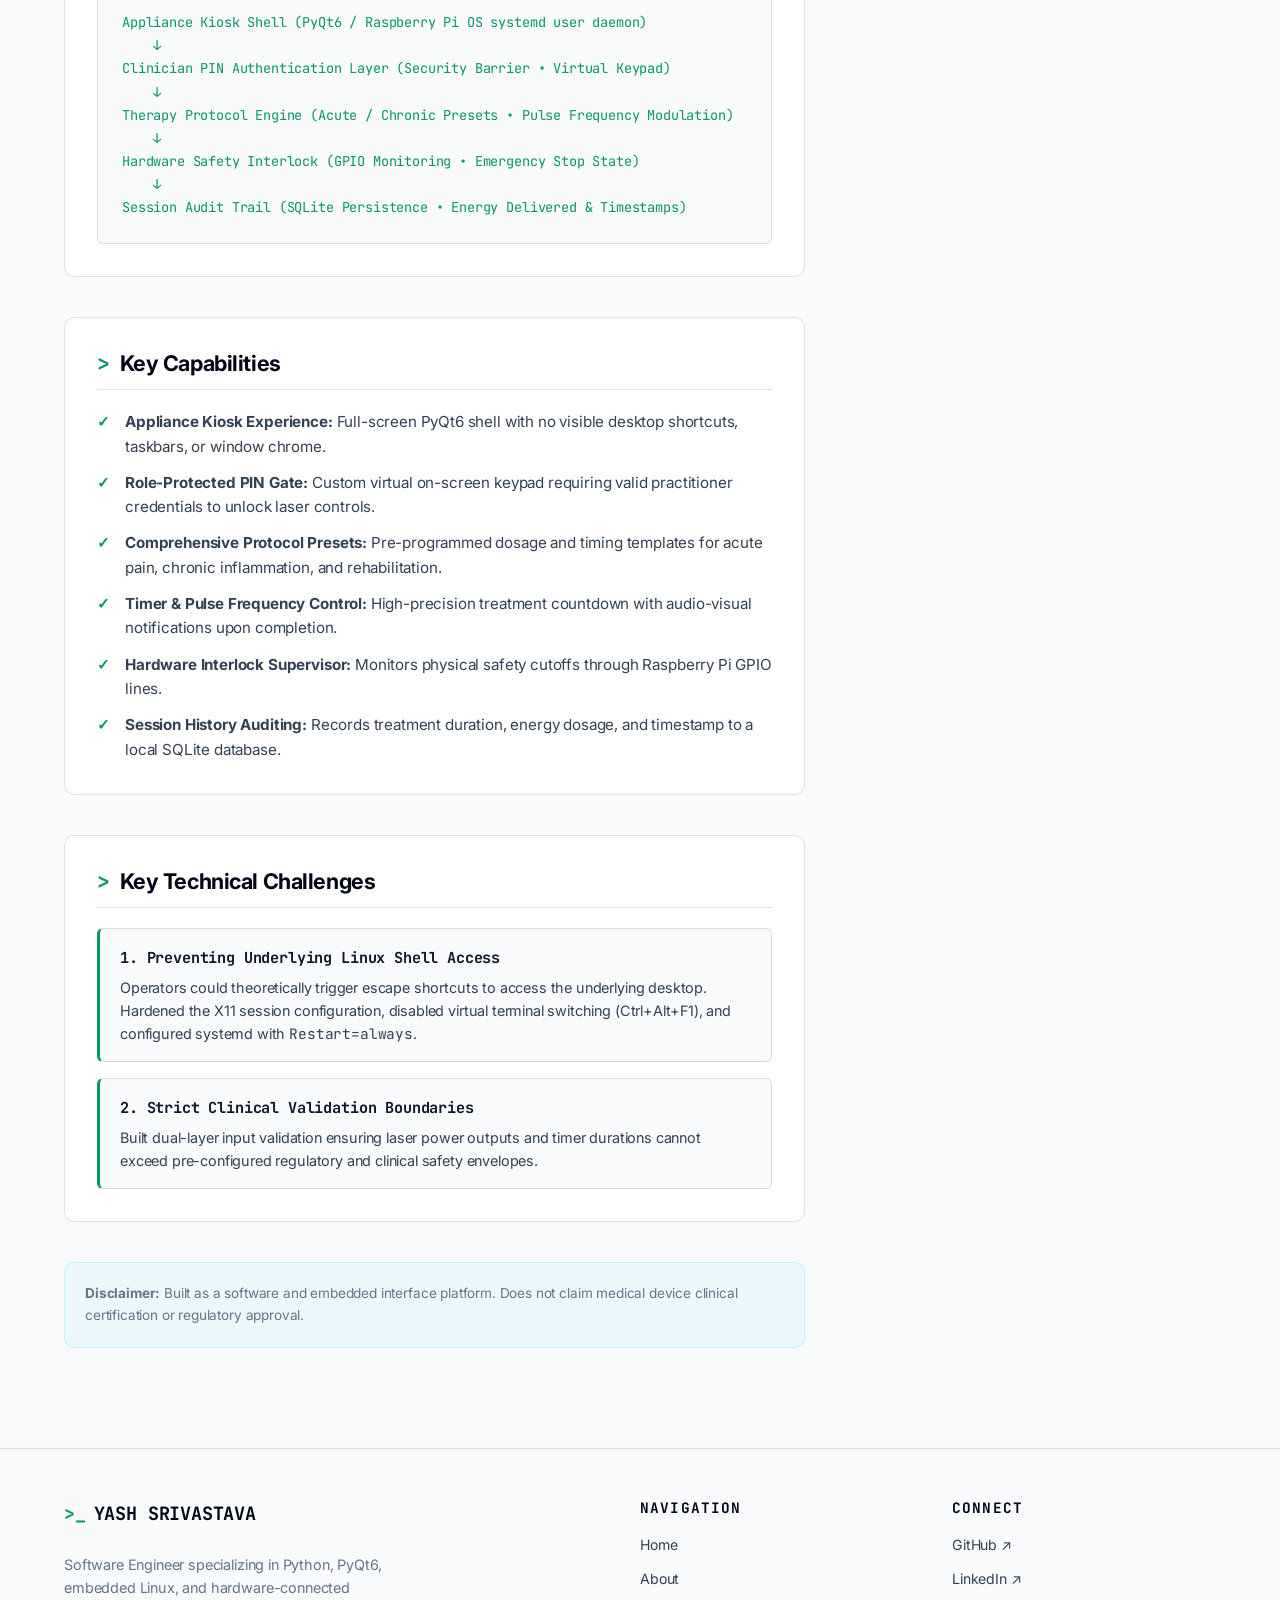
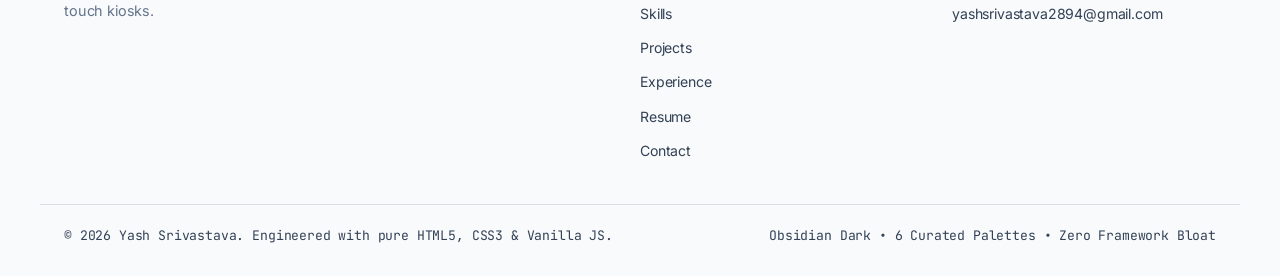
<file: projects/laser-lumino-pro/index.html>
﻿<!DOCTYPE html>
<html lang="en" data-theme="dark" data-palette="emerald">
<head>
  <meta charset="UTF-8">
  <meta name="viewport" content="width=device-width, initial-scale=1.0">
  <title>Laser (Lumino Pro) Platform Case Study | Yash Srivastava</title>
  
  <meta name="description" content="Engineering case study for Laser (Lumino Pro) medical laser therapy kiosk on Raspberry Pi OS with PyQt6, PIN security authentication, and protocol management.">
  <link rel="canonical" href="https://yashsrivastava.dev/projects/laser-lumino-pro/">

  <!-- Immediate Theme & Palette Initialization -->
  <script>
    (function () {
      try {
        var t = localStorage.getItem('portfolio_theme') || (window.matchMedia && window.matchMedia('(prefers-color-scheme: light)').matches ? 'light' : 'dark');
        var p = localStorage.getItem('portfolio_palette') || 'emerald';
        document.documentElement.setAttribute('data-theme', t);
        document.documentElement.setAttribute('data-palette', p);
      } catch (e) {}
    })();
  </script>

  <!-- Favicons -->
  <link rel="icon" type="image/x-icon" href="../../favicon.ico">
  <link rel="icon" type="image/png" sizes="32x32" href="../../assets/icons/favicon-32x32.png">
  <link rel="apple-touch-icon" sizes="180x180" href="../../assets/icons/apple-touch-icon.png">

  <!-- Open Graph -->
  <meta property="og:type" content="article">
  <meta property="og:url" content="https://yashsrivastava.dev/projects/laser-lumino-pro/">
  <meta property="og:title" content="Laser (Lumino Pro) Platform Case Study | Yash Srivastava">
  <meta property="og:description" content="Dedicated medical laser kiosk software running on Raspberry Pi OS with PyQt6, PIN access lock, and treatment protocol libraries.">
  <meta property="og:image" content="https://yashsrivastava.dev/images/og-image.webp">

  <!-- Stylesheet -->
  <link rel="stylesheet" href="../../assets/css/style.css">
  
  <!-- Preconnect Fonts -->
  <link rel="preconnect" href="https://fonts.googleapis.com">
  <link rel="preconnect" href="https://fonts.gstatic.com" crossorigin>
  <link href="https://fonts.googleapis.com/css2?family=Inter:wght@400;500;600;700&family=JetBrains+Mono:wght@400;600;700&display=swap" rel="stylesheet">
</head>
<body>
  <a href="#main-content" class="skip-link">Skip to main content</a>
  <canvas id="matrixCanvas" aria-hidden="true"></canvas>

  <!-- Sticky Navigation Bar -->
  <header class="navbar" id="top-navbar">
    <div class="container nav-container">
      <a href="../../index.html" class="nav-brand" aria-label="Yash Srivastava Portfolio Home">
        <span class="brand-prompt">&gt;_</span>
        <span class="brand-name">YASH SRIVASTAVA</span>
      </a>

      <nav aria-label="Main Navigation">
        <ul class="nav-links" id="nav-links">
          <li><a href="../../index.html" class="nav-link">Home</a></li>
          <li><a href="../../about/index.html" class="nav-link">About</a></li>
          <li><a href="../../skills/index.html" class="nav-link">Skills</a></li>
          <li><a href="../index.html" class="nav-link active">Projects</a></li>
          <li><a href="../../experience/index.html" class="nav-link">Experience</a></li>
          <li><a href="../../resume/index.html" class="nav-link">Resume</a></li>
          <li><a href="../../contact/index.html" class="nav-link">Contact</a></li>
        </ul>
      </nav>

      <div class="nav-actions">
        <div class="nav-controls">
          <button type="button" class="ctrl-btn theme-toggle" id="theme-toggle-btn" aria-label="Switch Theme" title="Toggle Theme (Dark / Light)">
            <span class="ctrl-icon theme-icon-dark" aria-hidden="true">&#9790;</span>
            <span class="ctrl-icon theme-icon-light" aria-hidden="true">&#9788;</span>
            <span class="ctrl-label">Dark</span>
          </button>

          <div class="palette-dropdown" id="palette-dropdown-container">
            <button type="button" class="ctrl-btn palette-toggle" id="palette-toggle-btn" aria-haspopup="true" aria-expanded="false" aria-label="Select accent color palette" title="Select Color Palette">
              <span class="palette-color-preview" id="palette-color-preview" aria-hidden="true"></span>
              <span class="ctrl-label">Palette</span>
            </button>
            <div class="palette-menu" id="palette-menu" role="menu" aria-label="Color Palettes">
              <button type="button" class="palette-option active" data-palette="emerald" role="menuitem"><span class="swatch swatch-emerald"></span> Emerald</button>
              <button type="button" class="palette-option" data-palette="electric-blue" role="menuitem"><span class="swatch swatch-blue"></span> Electric Blue</button>
              <button type="button" class="palette-option" data-palette="cyan" role="menuitem"><span class="swatch swatch-cyan"></span> Neon Cyan</button>
              <button type="button" class="palette-option" data-palette="violet" role="menuitem"><span class="swatch swatch-violet"></span> Royal Violet</button>
              <button type="button" class="palette-option" data-palette="amber" role="menuitem"><span class="swatch swatch-amber"></span> Cyber Amber</button>
              <button type="button" class="palette-option" data-palette="monochrome" role="menuitem"><span class="swatch swatch-mono"></span> Monochrome</button>
            </div>
          </div>

          <button type="button" class="ctrl-btn matrix-toggle" id="matrix-toggle-btn" aria-pressed="false" aria-label="Toggle Matrix Canvas Animation" title="Toggle Matrix FX">
            <span class="matrix-status-dot"></span>
            <span class="ctrl-label">Matrix: OFF</span>
          </button>
        </div>

        <button type="button" class="menu-toggle" id="menu-toggle" aria-label="Toggle Navigation Menu" aria-expanded="false" aria-controls="nav-links">
          <svg viewBox="0 0 24 24" fill="none" stroke="currentColor" stroke-width="2" stroke-linecap="round" stroke-linejoin="round" aria-hidden="true">
            <line x1="3" y1="12" x2="21" y2="12"></line>
            <line x1="3" y1="6" x2="21" y2="6"></line>
            <line x1="3" y1="18" x2="21" y2="18"></line>
          </svg>
        </button>
      </div>
    </div>
  </header>

  <main id="main-content">
    <section class="page-hero">
      <div class="container">
        <nav class="breadcrumbs" aria-label="Breadcrumb">
          <a href="../../index.html">Home</a>
          <span class="separator">/</span>
          <a href="../index.html">Projects</a>
          <span class="separator">/</span>
          <span class="current" aria-current="page">Laser (Lumino Pro)</span>
        </nav>
        <span class="section-tag">// Medical Kiosk Case Study</span>
        <h1 class="section-title">Laser (Lumino Pro) &mdash; <span class="text-gradient">Therapy Platform</span></h1>
        <p class="section-subtitle">
          Dedicated Full-Screen Kiosk Laser Therapy Management Platform on Raspberry Pi
        </p>

        <div class="case-study-meta-bar">
          <span class="meta-pill meta-pill-accent">&#9788; In Active Development</span>
          <span class="meta-pill">Domain: Medical Laser Technology</span>
          <span class="meta-pill">OS: Raspberry Pi OS (Linux)</span>
          <span class="meta-pill">UI: PyQt6 Kiosk Shell</span>
        </div>
      </div>
    </section>

    <section class="case-study-body">
      <div class="container">
        <div class="case-study-grid">
          
          <div class="case-study-main">

            <div class="case-study-card">
              <h2 class="case-study-card-title">Project Overview</h2>
              <p style="font-size: 1.05rem; line-height: 1.7; color: var(--text-secondary); margin-bottom: 16px;">
                Medical laser therapy devices require strict authorization to prevent accidental laser radiation emission, consistent treatment repeatability across acute and chronic patient conditions, and an appliance-grade user interface that launches directly without exposing operating system clutter.
              </p>
              <p style="font-size: 0.95rem; line-height: 1.7; color: var(--text-secondary);">
                Lumino Pro was built as a dedicated kiosk platform running on Raspberry Pi OS. It delivers a clinical touchscreen interface with PIN-code security barriers, structured therapy presets, pulse frequency modulation controllers, GPIO emergency shutoff monitoring, and session auditing in SQLite.
              </p>
            </div>

            <div class="case-study-card">
              <h2 class="case-study-card-title">The Engineering Problem</h2>
              <p style="font-size: 0.95rem; line-height: 1.7; color: var(--text-secondary); margin-bottom: 16px;">
                Clinical laser therapy introduces unique safety and workflow challenges:
              </p>
              <ul class="feature-checklist" style="margin-bottom: 20px;">
                <li>Unauthorized users must be physically and digitally prevented from firing laser emitters without clinician authentication.</li>
                <li>Therapists need preset wavelength and pulse repetition protocols for varied clinical conditions (pain management, wound healing, deep tissue rehabilitation).</li>
                <li>The hardware emergency interlock must instantly cut laser firing relays if safety enclosures are compromised.</li>
                <li>The application must automatically start upon unit power-on and recover gracefully if unexpected exceptions occur.</li>
              </ul>

              <h2 class="case-study-card-title" style="margin-top: 32px;">The Solution Built</h2>
              <p style="font-size: 0.95rem; line-height: 1.7; color: var(--text-secondary);">
                Developed a full-screen PyQt6 touch kiosk application deployed via Linux systemd. Built a custom virtual PIN keypad modal for access validation, an extensible therapy protocol management engine, automated laser duration countdowns, and treatment auditing.
              </p>
            </div>

            <div class="case-study-card">
              <h2 class="case-study-card-title">System Architecture</h2>
              <div style="background: var(--bg-primary); border: 1px solid var(--border-subtle); border-radius: var(--radius-sm); padding: 24px; font-family: var(--font-mono); font-size: 0.85rem; color: var(--accent); line-height: 1.7; overflow-x: auto;">
Appliance Kiosk Shell (PyQt6 / Raspberry Pi OS systemd user daemon)<br>
&nbsp;&nbsp;&nbsp;&nbsp;&darr;<br>
Clinician PIN Authentication Layer (Security Barrier &bull; Virtual Keypad)<br>
&nbsp;&nbsp;&nbsp;&nbsp;&darr;<br>
Therapy Protocol Engine (Acute / Chronic Presets &bull; Pulse Frequency Modulation)<br>
&nbsp;&nbsp;&nbsp;&nbsp;&darr;<br>
Hardware Safety Interlock (GPIO Monitoring &bull; Emergency Stop State)<br>
&nbsp;&nbsp;&nbsp;&nbsp;&darr;<br>
Session Audit Trail (SQLite Persistence &bull; Energy Delivered &amp; Timestamps)
              </div>
            </div>

            <div class="case-study-card">
              <h2 class="case-study-card-title">Key Capabilities</h2>
              <ul class="feature-checklist">
                <li><strong>Appliance Kiosk Experience:</strong> Full-screen PyQt6 shell with no visible desktop shortcuts, taskbars, or window chrome.</li>
                <li><strong>Role-Protected PIN Gate:</strong> Custom virtual on-screen keypad requiring valid practitioner credentials to unlock laser controls.</li>
                <li><strong>Comprehensive Protocol Presets:</strong> Pre-programmed dosage and timing templates for acute pain, chronic inflammation, and rehabilitation.</li>
                <li><strong>Timer &amp; Pulse Frequency Control:</strong> High-precision treatment countdown with audio-visual notifications upon completion.</li>
                <li><strong>Hardware Interlock Supervisor:</strong> Monitors physical safety cutoffs through Raspberry Pi GPIO lines.</li>
                <li><strong>Session History Auditing:</strong> Records treatment duration, energy dosage, and timestamp to a local SQLite database.</li>
              </ul>
            </div>

            <div class="case-study-card">
              <h2 class="case-study-card-title">Key Technical Challenges</h2>
              <div class="challenge-list">
                <div class="challenge-item">
                  <div class="challenge-title">1. Preventing Underlying Linux Shell Access</div>
                  <div class="challenge-text">Operators could theoretically trigger escape shortcuts to access the underlying desktop. Hardened the X11 session configuration, disabled virtual terminal switching (Ctrl+Alt+F1), and configured systemd with <code>Restart=always</code>.</div>
                </div>
                <div class="challenge-item">
                  <div class="challenge-title">2. Strict Clinical Validation Boundaries</div>
                  <div class="challenge-text">Built dual-layer input validation ensuring laser power outputs and timer durations cannot exceed pre-configured regulatory and clinical safety envelopes.</div>
                </div>
              </div>
            </div>

            <div style="background: rgba(0, 229, 255, 0.05); border: 1px solid rgba(0, 229, 255, 0.2); border-radius: var(--radius-md); padding: 20px; font-size: 0.85rem; color: var(--text-muted); line-height: 1.6;">
              <strong>Disclaimer:</strong> Built as a software and embedded interface platform. Does not claim medical device clinical certification or regulatory approval.
            </div>

          </div>

          <div class="case-study-sidebar">
            
            <div class="case-study-card">
              <h3 style="font-size: 1.05rem; font-family: var(--font-mono); color: var(--text-highlight); margin-bottom: 16px;">Technologies Used</h3>
              <div class="project-tags" style="display: flex; flex-wrap: wrap; gap: 8px;">
                <span class="project-tag-pill">Python 3</span>
                <span class="project-tag-pill">PyQt6 / QSS</span>
                <span class="project-tag-pill">Raspberry Pi</span>
                <span class="project-tag-pill">Raspberry Pi OS</span>
                <span class="project-tag-pill">systemd Kiosk</span>
                <span class="project-tag-pill">SQLite3</span>
                <span class="project-tag-pill">GPIO Safety</span>
                <span class="project-tag-pill">Touchscreen Cal</span>
              </div>
            </div>

            <div class="case-study-card">
              <h3 style="font-size: 1.05rem; font-family: var(--font-mono); color: var(--text-highlight); margin-bottom: 16px;">My Contribution</h3>
              <p style="font-size: 0.88rem; color: var(--text-secondary); line-height: 1.6;">
                Engineered the PyQt6 kiosk interface and on-screen PIN authentication modal; architected the protocol preset database and timer management; authored systemd auto-start deployment scripts; and integrated GPIO interlock triggers.
              </p>
            </div>

            <div class="case-study-card">
              <h3 style="font-size: 1.05rem; font-family: var(--font-mono); color: var(--text-highlight); margin-bottom: 16px;">Repository &amp; Status</h3>
              <p style="font-size: 0.88rem; color: var(--text-muted); line-height: 1.6; margin-bottom: 16px;">
                Proprietary medical laser technology platform. Architecture specifications and code samples are available for review during technical discussions.
              </p>
              <a href="../../contact/index.html" class="btn btn-secondary" style="width: 100%; justify-content: center;">
                <span>Inquire About Platform</span>
              </a>
            </div>

            <div style="text-align: center; margin-top: 10px;">
              <a href="../index.html" style="font-size: 0.9rem; font-family: var(--font-mono); color: var(--accent);">&larr; Back to All Projects</a>
            </div>

          </div>

        </div>
      </div>
    </section>
  </main>

  <footer class="footer" style="padding: 50px 0 30px; border-top: 1px solid var(--border-subtle); background: var(--bg-primary);">
    <div class="container footer-grid">
      <div class="footer-brand">
        <a href="../../index.html" class="nav-brand" style="margin-bottom: 12px; display: inline-flex;">
          <span class="brand-prompt">&gt;_</span>
          <span class="brand-name">YASH SRIVASTAVA</span>
        </a>
        <p style="color: var(--text-muted); font-size: 0.9rem; max-width: 320px; line-height: 1.6;">
          Software Engineer specializing in Python, PyQt6, embedded Linux, and hardware-connected touch kiosks.
        </p>
      </div>

      <div class="footer-links-group">
        <h4 style="font-family: var(--font-mono); font-size: 0.9rem; text-transform: uppercase; margin-bottom: 14px; color: var(--text-highlight);">Navigation</h4>
        <ul style="list-style: none; display: flex; flex-direction: column; gap: 8px;">
          <li><a href="../../index.html" style="color: var(--text-secondary); font-size: 0.88rem;">Home</a></li>
          <li><a href="../../about/index.html" style="color: var(--text-secondary); font-size: 0.88rem;">About</a></li>
          <li><a href="../../skills/index.html" style="color: var(--text-secondary); font-size: 0.88rem;">Skills</a></li>
          <li><a href="../index.html" style="color: var(--text-secondary); font-size: 0.88rem;">Projects</a></li>
          <li><a href="../../experience/index.html" style="color: var(--text-secondary); font-size: 0.88rem;">Experience</a></li>
          <li><a href="../../resume/index.html" style="color: var(--text-secondary); font-size: 0.88rem;">Resume</a></li>
          <li><a href="../../contact/index.html" style="color: var(--text-secondary); font-size: 0.88rem;">Contact</a></li>
        </ul>
      </div>

      <div class="footer-social-group">
        <h4 style="font-family: var(--font-mono); font-size: 0.9rem; text-transform: uppercase; margin-bottom: 14px; color: var(--text-highlight);">Connect</h4>
        <ul style="list-style: none; display: flex; flex-direction: column; gap: 8px;">
          <li><a href="https://github.com/yashsrivastava12345" target="_blank" rel="noopener noreferrer" style="color: var(--text-secondary); font-size: 0.88rem;">GitHub &nearr;</a></li>
          <li><a href="https://www.linkedin.com/in/yash-srivastava-363363220/" target="_blank" rel="noopener noreferrer" style="color: var(--text-secondary); font-size: 0.88rem;">LinkedIn &nearr;</a></li>
          <li><a href="mailto:yashsrivastava2894@gmail.com" style="color: var(--text-secondary); font-size: 0.88rem;">yashsrivastava2894@gmail.com</a></li>
        </ul>
      </div>
    </div>

    <div class="container footer-bottom" style="margin-top: 36px; padding-top: 20px; border-top: 1px solid var(--border-subtle); display: flex; justify-content: space-between; align-items: center; flex-wrap: wrap; gap: 12px; color: var(--text-muted); font-size: 0.82rem; font-family: var(--font-mono);">
      <p>&copy; 2026 Yash Srivastava. Engineered with pure HTML5, CSS3 &amp; Vanilla JS.</p>
      <p>Obsidian Dark &bull; 6 Curated Palettes &bull; Zero Framework Bloat</p>
    </div>
  </footer>

  <script src="../../assets/js/settings.js"></script>
</body>
</html>
</file>
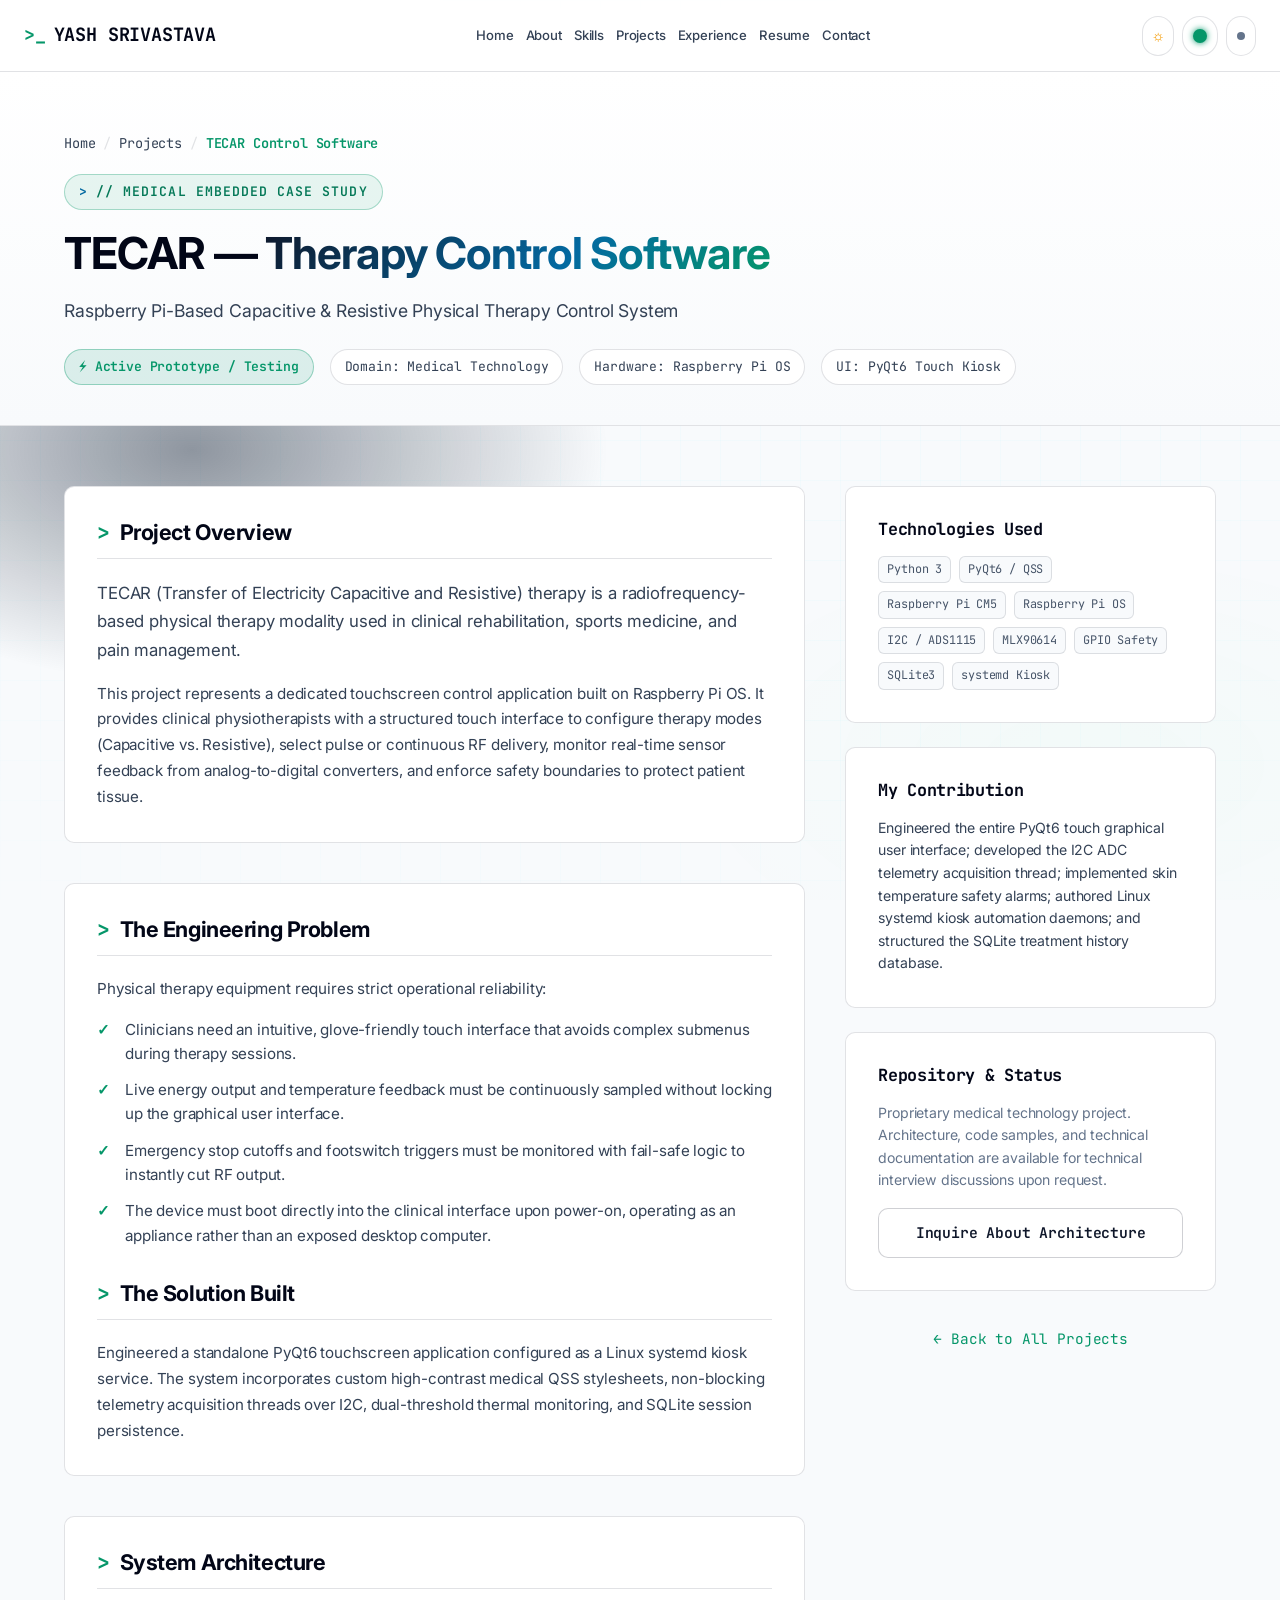
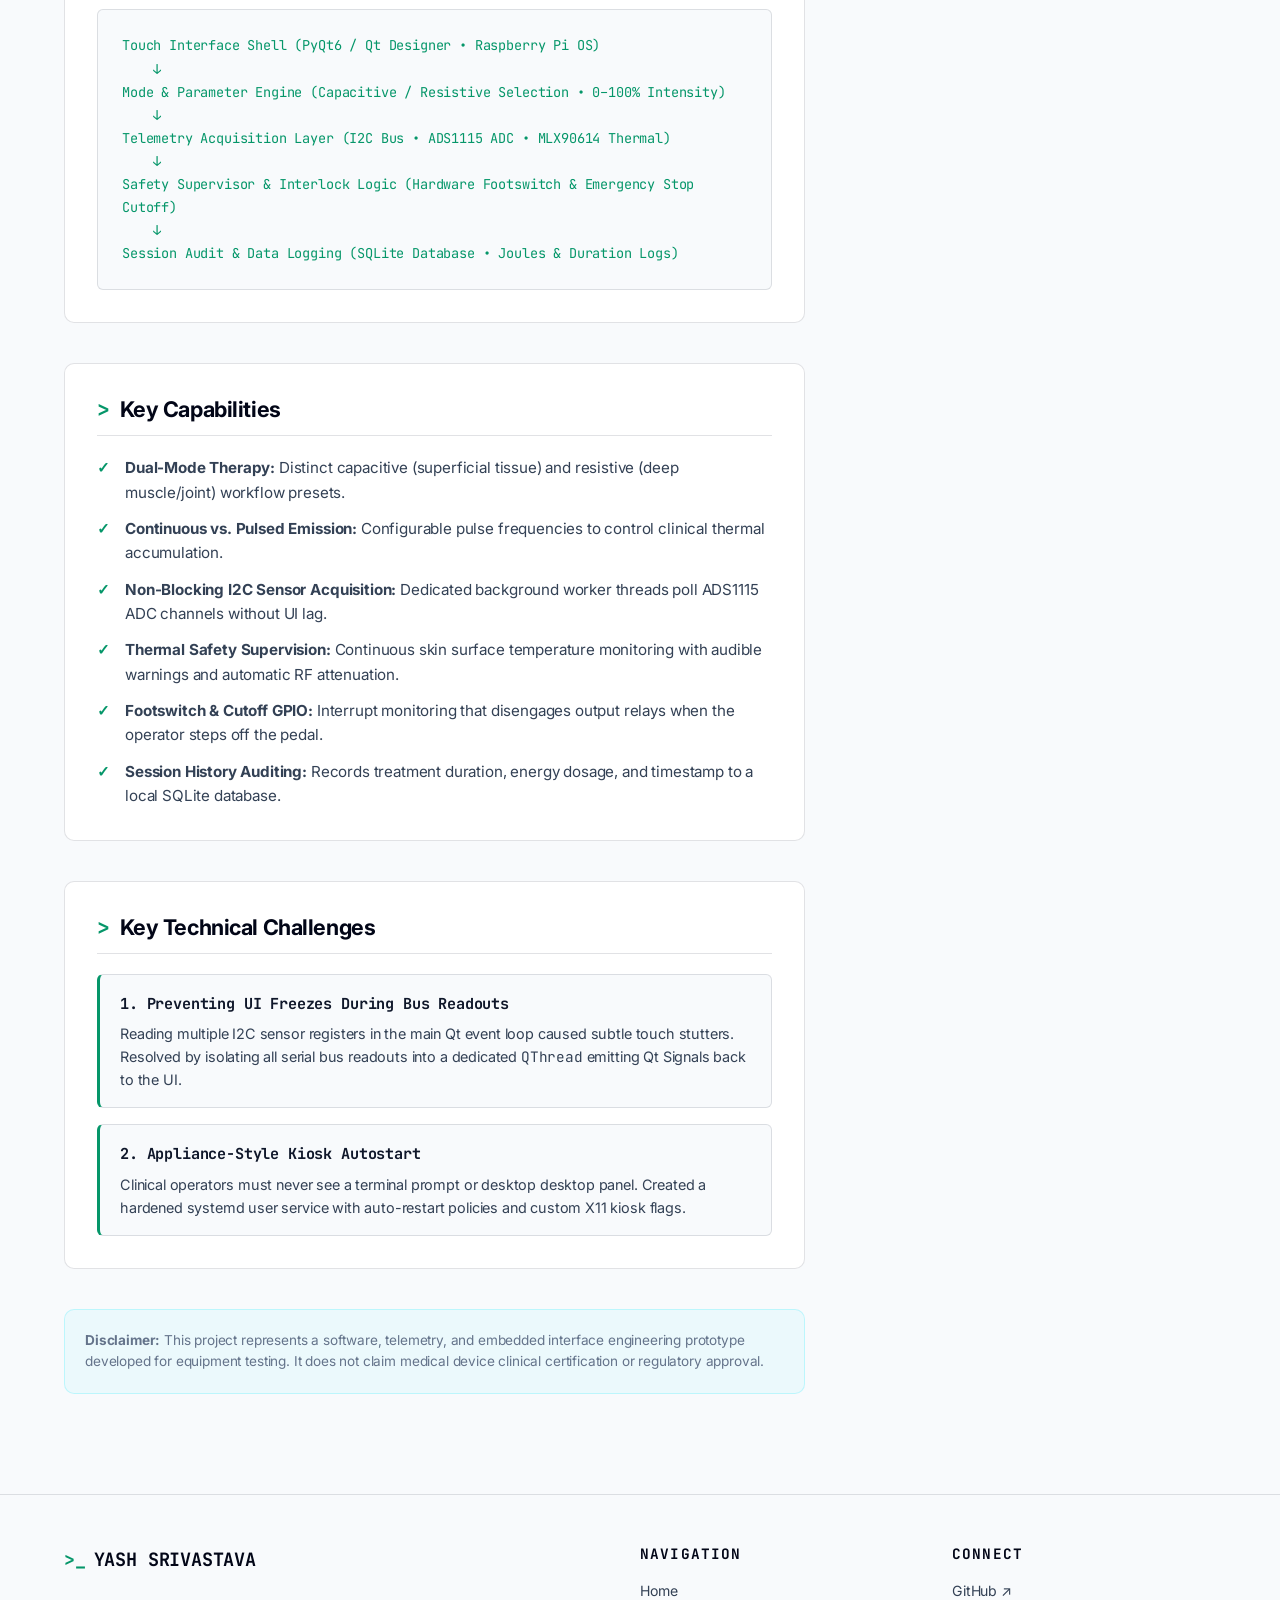
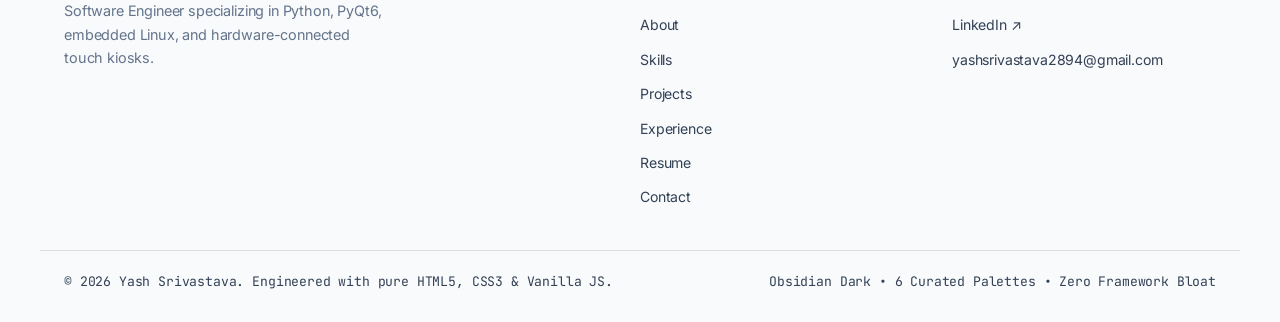
<file: projects/tecar/index.html>
﻿<!DOCTYPE html>
<html lang="en" data-theme="dark" data-palette="emerald">
<head>
  <meta charset="UTF-8">
  <meta name="viewport" content="width=device-width, initial-scale=1.0">
  <title>TECAR Medical Therapy Control Software Case Study | Yash Srivastava</title>
  
  <meta name="description" content="Detailed engineering case study for TECAR medical therapy control software running on Raspberry Pi with PyQt6, I2C ADC telemetry, and GPIO safety cutoffs.">
  <link rel="canonical" href="https://yashsrivastava.dev/projects/tecar/">

  <!-- Immediate Theme & Palette Initialization -->
  <script>
    (function () {
      try {
        var t = localStorage.getItem('portfolio_theme') || (window.matchMedia && window.matchMedia('(prefers-color-scheme: light)').matches ? 'light' : 'dark');
        var p = localStorage.getItem('portfolio_palette') || 'emerald';
        document.documentElement.setAttribute('data-theme', t);
        document.documentElement.setAttribute('data-palette', p);
      } catch (e) {}
    })();
  </script>

  <!-- Favicons -->
  <link rel="icon" type="image/x-icon" href="../../favicon.ico">
  <link rel="icon" type="image/png" sizes="32x32" href="../../assets/icons/favicon-32x32.png">
  <link rel="apple-touch-icon" sizes="180x180" href="../../assets/icons/apple-touch-icon.png">

  <!-- Open Graph -->
  <meta property="og:type" content="article">
  <meta property="og:url" content="https://yashsrivastava.dev/projects/tecar/">
  <meta property="og:title" content="TECAR Medical Therapy Control Software Case Study | Yash Srivastava">
  <meta property="og:description" content="Raspberry Pi-based capacitive & resistive physical therapy control system with real-time I2C ADC sampling and PyQt6 touch GUI.">
  <meta property="og:image" content="https://yashsrivastava.dev/images/og-image.webp">

  <!-- Stylesheet -->
  <link rel="stylesheet" href="../../assets/css/style.css">
  
  <!-- Preconnect Fonts -->
  <link rel="preconnect" href="https://fonts.googleapis.com">
  <link rel="preconnect" href="https://fonts.gstatic.com" crossorigin>
  <link href="https://fonts.googleapis.com/css2?family=Inter:wght@400;500;600;700&family=JetBrains+Mono:wght@400;600;700&display=swap" rel="stylesheet">
</head>
<body>
  <a href="#main-content" class="skip-link">Skip to main content</a>
  <canvas id="matrixCanvas" aria-hidden="true"></canvas>

  <!-- Sticky Navigation Bar -->
  <header class="navbar" id="top-navbar">
    <div class="container nav-container">
      <a href="../../index.html" class="nav-brand" aria-label="Yash Srivastava Portfolio Home">
        <span class="brand-prompt">&gt;_</span>
        <span class="brand-name">YASH SRIVASTAVA</span>
      </a>

      <nav aria-label="Main Navigation">
        <ul class="nav-links" id="nav-links">
          <li><a href="../../index.html" class="nav-link">Home</a></li>
          <li><a href="../../about/index.html" class="nav-link">About</a></li>
          <li><a href="../../skills/index.html" class="nav-link">Skills</a></li>
          <li><a href="../../projects/index.html" class="nav-link active">Projects</a></li>
          <li><a href="../../experience/index.html" class="nav-link">Experience</a></li>
          <li><a href="../../resume/index.html" class="nav-link">Resume</a></li>
          <li><a href="../../contact/index.html" class="nav-link">Contact</a></li>
        </ul>
      </nav>

      <div class="nav-actions">
        <div class="nav-controls">
          <button type="button" class="ctrl-btn theme-toggle" id="theme-toggle-btn" aria-label="Switch Theme" title="Toggle Theme (Dark / Light)">
            <span class="ctrl-icon theme-icon-dark" aria-hidden="true">&#9790;</span>
            <span class="ctrl-icon theme-icon-light" aria-hidden="true">&#9788;</span>
            <span class="ctrl-label">Dark</span>
          </button>

          <div class="palette-dropdown" id="palette-dropdown-container">
            <button type="button" class="ctrl-btn palette-toggle" id="palette-toggle-btn" aria-haspopup="true" aria-expanded="false" aria-label="Select accent color palette" title="Select Color Palette">
              <span class="palette-color-preview" id="palette-color-preview" aria-hidden="true"></span>
              <span class="ctrl-label">Palette</span>
            </button>
            <div class="palette-menu" id="palette-menu" role="menu" aria-label="Color Palettes">
              <button type="button" class="palette-option active" data-palette="emerald" role="menuitem"><span class="swatch swatch-emerald"></span> Emerald</button>
              <button type="button" class="palette-option" data-palette="electric-blue" role="menuitem"><span class="swatch swatch-blue"></span> Electric Blue</button>
              <button type="button" class="palette-option" data-palette="cyan" role="menuitem"><span class="swatch swatch-cyan"></span> Neon Cyan</button>
              <button type="button" class="palette-option" data-palette="violet" role="menuitem"><span class="swatch swatch-violet"></span> Royal Violet</button>
              <button type="button" class="palette-option" data-palette="amber" role="menuitem"><span class="swatch swatch-amber"></span> Cyber Amber</button>
              <button type="button" class="palette-option" data-palette="monochrome" role="menuitem"><span class="swatch swatch-mono"></span> Monochrome</button>
            </div>
          </div>

          <button type="button" class="ctrl-btn matrix-toggle" id="matrix-toggle-btn" aria-pressed="false" aria-label="Toggle Matrix Canvas Animation" title="Toggle Matrix FX">
            <span class="matrix-status-dot"></span>
            <span class="ctrl-label">Matrix: OFF</span>
          </button>
        </div>

        <button type="button" class="menu-toggle" id="menu-toggle" aria-label="Toggle Navigation Menu" aria-expanded="false" aria-controls="nav-links">
          <svg viewBox="0 0 24 24" fill="none" stroke="currentColor" stroke-width="2" stroke-linecap="round" stroke-linejoin="round" aria-hidden="true">
            <line x1="3" y1="12" x2="21" y2="12"></line>
            <line x1="3" y1="6" x2="21" y2="6"></line>
            <line x1="3" y1="18" x2="21" y2="18"></line>
          </svg>
        </button>
      </div>
    </div>
  </header>

  <main id="main-content">
    <!-- Breadcrumbs & Hero -->
    <section class="page-hero">
      <div class="container">
        <nav class="breadcrumbs" aria-label="Breadcrumb">
          <a href="../../index.html">Home</a>
          <span class="separator">/</span>
          <a href="../index.html">Projects</a>
          <span class="separator">/</span>
          <span class="current" aria-current="page">TECAR Control Software</span>
        </nav>
        <span class="section-tag">// Medical Embedded Case Study</span>
        <h1 class="section-title">TECAR &mdash; <span class="text-gradient">Therapy Control Software</span></h1>
        <p class="section-subtitle">
          Raspberry Pi-Based Capacitive &amp; Resistive Physical Therapy Control System
        </p>

        <div class="case-study-meta-bar">
          <span class="meta-pill meta-pill-accent">&#9889; Active Prototype / Testing</span>
          <span class="meta-pill">Domain: Medical Technology</span>
          <span class="meta-pill">Hardware: Raspberry Pi OS</span>
          <span class="meta-pill">UI: PyQt6 Touch Kiosk</span>
        </div>
      </div>
    </section>

    <!-- Case Study Body -->
    <section class="case-study-body">
      <div class="container">
        <div class="case-study-grid">
          
          <!-- Main Content Column -->
          <div class="case-study-main">

            <!-- Overview -->
            <div class="case-study-card">
              <h2 class="case-study-card-title">Project Overview</h2>
              <p style="font-size: 1.05rem; line-height: 1.7; color: var(--text-secondary); margin-bottom: 16px;">
                TECAR (Transfer of Electricity Capacitive and Resistive) therapy is a radiofrequency-based physical therapy modality used in clinical rehabilitation, sports medicine, and pain management.
              </p>
              <p style="font-size: 0.95rem; line-height: 1.7; color: var(--text-secondary);">
                This project represents a dedicated touchscreen control application built on Raspberry Pi OS. It provides clinical physiotherapists with a structured touch interface to configure therapy modes (Capacitive vs. Resistive), select pulse or continuous RF delivery, monitor real-time sensor feedback from analog-to-digital converters, and enforce safety boundaries to protect patient tissue.
              </p>
            </div>

            <!-- Problem & Solution -->
            <div class="case-study-card">
              <h2 class="case-study-card-title">The Engineering Problem</h2>
              <p style="font-size: 0.95rem; line-height: 1.7; color: var(--text-secondary); margin-bottom: 16px;">
                Physical therapy equipment requires strict operational reliability:
              </p>
              <ul class="feature-checklist" style="margin-bottom: 20px;">
                <li>Clinicians need an intuitive, glove-friendly touch interface that avoids complex submenus during therapy sessions.</li>
                <li>Live energy output and temperature feedback must be continuously sampled without locking up the graphical user interface.</li>
                <li>Emergency stop cutoffs and footswitch triggers must be monitored with fail-safe logic to instantly cut RF output.</li>
                <li>The device must boot directly into the clinical interface upon power-on, operating as an appliance rather than an exposed desktop computer.</li>
              </ul>

              <h2 class="case-study-card-title" style="margin-top: 32px;">The Solution Built</h2>
              <p style="font-size: 0.95rem; line-height: 1.7; color: var(--text-secondary);">
                Engineered a standalone PyQt6 touchscreen application configured as a Linux systemd kiosk service. The system incorporates custom high-contrast medical QSS stylesheets, non-blocking telemetry acquisition threads over I2C, dual-threshold thermal monitoring, and SQLite session persistence.
              </p>
            </div>

            <!-- Architecture & Pipeline Flow -->
            <div class="case-study-card">
              <h2 class="case-study-card-title">System Architecture</h2>
              <div style="background: var(--bg-primary); border: 1px solid var(--border-subtle); border-radius: var(--radius-sm); padding: 24px; font-family: var(--font-mono); font-size: 0.85rem; color: var(--accent); line-height: 1.7; overflow-x: auto;">
Touch Interface Shell (PyQt6 / Qt Designer &bull; Raspberry Pi OS)<br>
&nbsp;&nbsp;&nbsp;&nbsp;&darr;<br>
Mode &amp; Parameter Engine (Capacitive / Resistive Selection &bull; 0&ndash;100% Intensity)<br>
&nbsp;&nbsp;&nbsp;&nbsp;&darr;<br>
Telemetry Acquisition Layer (I2C Bus &bull; ADS1115 ADC &bull; MLX90614 Thermal)<br>
&nbsp;&nbsp;&nbsp;&nbsp;&darr;<br>
Safety Supervisor &amp; Interlock Logic (Hardware Footswitch &amp; Emergency Stop Cutoff)<br>
&nbsp;&nbsp;&nbsp;&nbsp;&darr;<br>
Session Audit &amp; Data Logging (SQLite Database &bull; Joules &amp; Duration Logs)
              </div>
            </div>

            <!-- Key Features -->
            <div class="case-study-card">
              <h2 class="case-study-card-title">Key Capabilities</h2>
              <ul class="feature-checklist">
                <li><strong>Dual-Mode Therapy:</strong> Distinct capacitive (superficial tissue) and resistive (deep muscle/joint) workflow presets.</li>
                <li><strong>Continuous vs. Pulsed Emission:</strong> Configurable pulse frequencies to control clinical thermal accumulation.</li>
                <li><strong>Non-Blocking I2C Sensor Acquisition:</strong> Dedicated background worker threads poll ADS1115 ADC channels without UI lag.</li>
                <li><strong>Thermal Safety Supervision:</strong> Continuous skin surface temperature monitoring with audible warnings and automatic RF attenuation.</li>
                <li><strong>Footswitch &amp; Cutoff GPIO:</strong> Interrupt monitoring that disengages output relays when the operator steps off the pedal.</li>
                <li><strong>Session History Auditing:</strong> Records treatment duration, energy dosage, and timestamp to a local SQLite database.</li>
              </ul>
            </div>

            <!-- Engineering Challenges -->
            <div class="case-study-card">
              <h2 class="case-study-card-title">Key Technical Challenges</h2>
              <div class="challenge-list">
                <div class="challenge-item">
                  <div class="challenge-title">1. Preventing UI Freezes During Bus Readouts</div>
                  <div class="challenge-text">Reading multiple I2C sensor registers in the main Qt event loop caused subtle touch stutters. Resolved by isolating all serial bus readouts into a dedicated <code>QThread</code> emitting Qt Signals back to the UI.</div>
                </div>
                <div class="challenge-item">
                  <div class="challenge-title">2. Appliance-Style Kiosk Autostart</div>
                  <div class="challenge-text">Clinical operators must never see a terminal prompt or desktop desktop panel. Created a hardened systemd user service with auto-restart policies and custom X11 kiosk flags.</div>
                </div>
              </div>
            </div>

            <!-- Professional Disclaimer -->
            <div style="background: rgba(0, 229, 255, 0.05); border: 1px solid rgba(0, 229, 255, 0.2); border-radius: var(--radius-md); padding: 20px; font-size: 0.85rem; color: var(--text-muted); line-height: 1.6;">
              <strong>Disclaimer:</strong> This project represents a software, telemetry, and embedded interface engineering prototype developed for equipment testing. It does not claim medical device clinical certification or regulatory approval.
            </div>

          </div>

          <!-- Sidebar Column: Tech Specs & Links -->
          <div class="case-study-sidebar">
            
            <div class="case-study-card">
              <h3 style="font-size: 1.05rem; font-family: var(--font-mono); color: var(--text-highlight); margin-bottom: 16px;">Technologies Used</h3>
              <div class="project-tags" style="display: flex; flex-wrap: wrap; gap: 8px;">
                <span class="project-tag-pill">Python 3</span>
                <span class="project-tag-pill">PyQt6 / QSS</span>
                <span class="project-tag-pill">Raspberry Pi CM5</span>
                <span class="project-tag-pill">Raspberry Pi OS</span>
                <span class="project-tag-pill">I2C / ADS1115</span>
                <span class="project-tag-pill">MLX90614</span>
                <span class="project-tag-pill">GPIO Safety</span>
                <span class="project-tag-pill">SQLite3</span>
                <span class="project-tag-pill">systemd Kiosk</span>
              </div>
            </div>

            <div class="case-study-card">
              <h3 style="font-size: 1.05rem; font-family: var(--font-mono); color: var(--text-highlight); margin-bottom: 16px;">My Contribution</h3>
              <p style="font-size: 0.88rem; color: var(--text-secondary); line-height: 1.6;">
                Engineered the entire PyQt6 touch graphical user interface; developed the I2C ADC telemetry acquisition thread; implemented skin temperature safety alarms; authored Linux systemd kiosk automation daemons; and structured the SQLite treatment history database.
              </p>
            </div>

            <div class="case-study-card">
              <h3 style="font-size: 1.05rem; font-family: var(--font-mono); color: var(--text-highlight); margin-bottom: 16px;">Repository &amp; Status</h3>
              <p style="font-size: 0.88rem; color: var(--text-muted); line-height: 1.6; margin-bottom: 16px;">
                Proprietary medical technology project. Architecture, code samples, and technical documentation are available for technical interview discussions upon request.
              </p>
              <a href="../../contact/index.html" class="btn btn-secondary" style="width: 100%; justify-content: center;">
                <span>Inquire About Architecture</span>
              </a>
            </div>

            <div style="text-align: center; margin-top: 10px;">
              <a href="../index.html" style="font-size: 0.9rem; font-family: var(--font-mono); color: var(--accent);">&larr; Back to All Projects</a>
            </div>

          </div>

        </div>
      </div>
    </section>
  </main>

  <!-- Global Footer -->
  <footer class="footer" style="padding: 50px 0 30px; border-top: 1px solid var(--border-subtle); background: var(--bg-primary);">
    <div class="container footer-grid">
      <div class="footer-brand">
        <a href="../../index.html" class="nav-brand" style="margin-bottom: 12px; display: inline-flex;">
          <span class="brand-prompt">&gt;_</span>
          <span class="brand-name">YASH SRIVASTAVA</span>
        </a>
        <p style="color: var(--text-muted); font-size: 0.9rem; max-width: 320px; line-height: 1.6;">
          Software Engineer specializing in Python, PyQt6, embedded Linux, and hardware-connected touch kiosks.
        </p>
      </div>

      <div class="footer-links-group">
        <h4 style="font-family: var(--font-mono); font-size: 0.9rem; text-transform: uppercase; margin-bottom: 14px; color: var(--text-highlight);">Navigation</h4>
        <ul style="list-style: none; display: flex; flex-direction: column; gap: 8px;">
          <li><a href="../../index.html" style="color: var(--text-secondary); font-size: 0.88rem;">Home</a></li>
          <li><a href="../../about/index.html" style="color: var(--text-secondary); font-size: 0.88rem;">About</a></li>
          <li><a href="../../skills/index.html" style="color: var(--text-secondary); font-size: 0.88rem;">Skills</a></li>
          <li><a href="../index.html" style="color: var(--text-secondary); font-size: 0.88rem;">Projects</a></li>
          <li><a href="../../experience/index.html" style="color: var(--text-secondary); font-size: 0.88rem;">Experience</a></li>
          <li><a href="../../resume/index.html" style="color: var(--text-secondary); font-size: 0.88rem;">Resume</a></li>
          <li><a href="../../contact/index.html" style="color: var(--text-secondary); font-size: 0.88rem;">Contact</a></li>
        </ul>
      </div>

      <div class="footer-social-group">
        <h4 style="font-family: var(--font-mono); font-size: 0.9rem; text-transform: uppercase; margin-bottom: 14px; color: var(--text-highlight);">Connect</h4>
        <ul style="list-style: none; display: flex; flex-direction: column; gap: 8px;">
          <li><a href="https://github.com/yashsrivastava12345" target="_blank" rel="noopener noreferrer" style="color: var(--text-secondary); font-size: 0.88rem;">GitHub &nearr;</a></li>
          <li><a href="https://www.linkedin.com/in/yash-srivastava-363363220/" target="_blank" rel="noopener noreferrer" style="color: var(--text-secondary); font-size: 0.88rem;">LinkedIn &nearr;</a></li>
          <li><a href="mailto:yashsrivastava2894@gmail.com" style="color: var(--text-secondary); font-size: 0.88rem;">yashsrivastava2894@gmail.com</a></li>
        </ul>
      </div>
    </div>

    <div class="container footer-bottom" style="margin-top: 36px; padding-top: 20px; border-top: 1px solid var(--border-subtle); display: flex; justify-content: space-between; align-items: center; flex-wrap: wrap; gap: 12px; color: var(--text-muted); font-size: 0.82rem; font-family: var(--font-mono);">
      <p>&copy; 2026 Yash Srivastava. Engineered with pure HTML5, CSS3 &amp; Vanilla JS.</p>
      <p>Obsidian Dark &bull; 6 Curated Palettes &bull; Zero Framework Bloat</p>
    </div>
  </footer>

  <script src="../../assets/js/settings.js"></script>
</body>
</html>
</file>
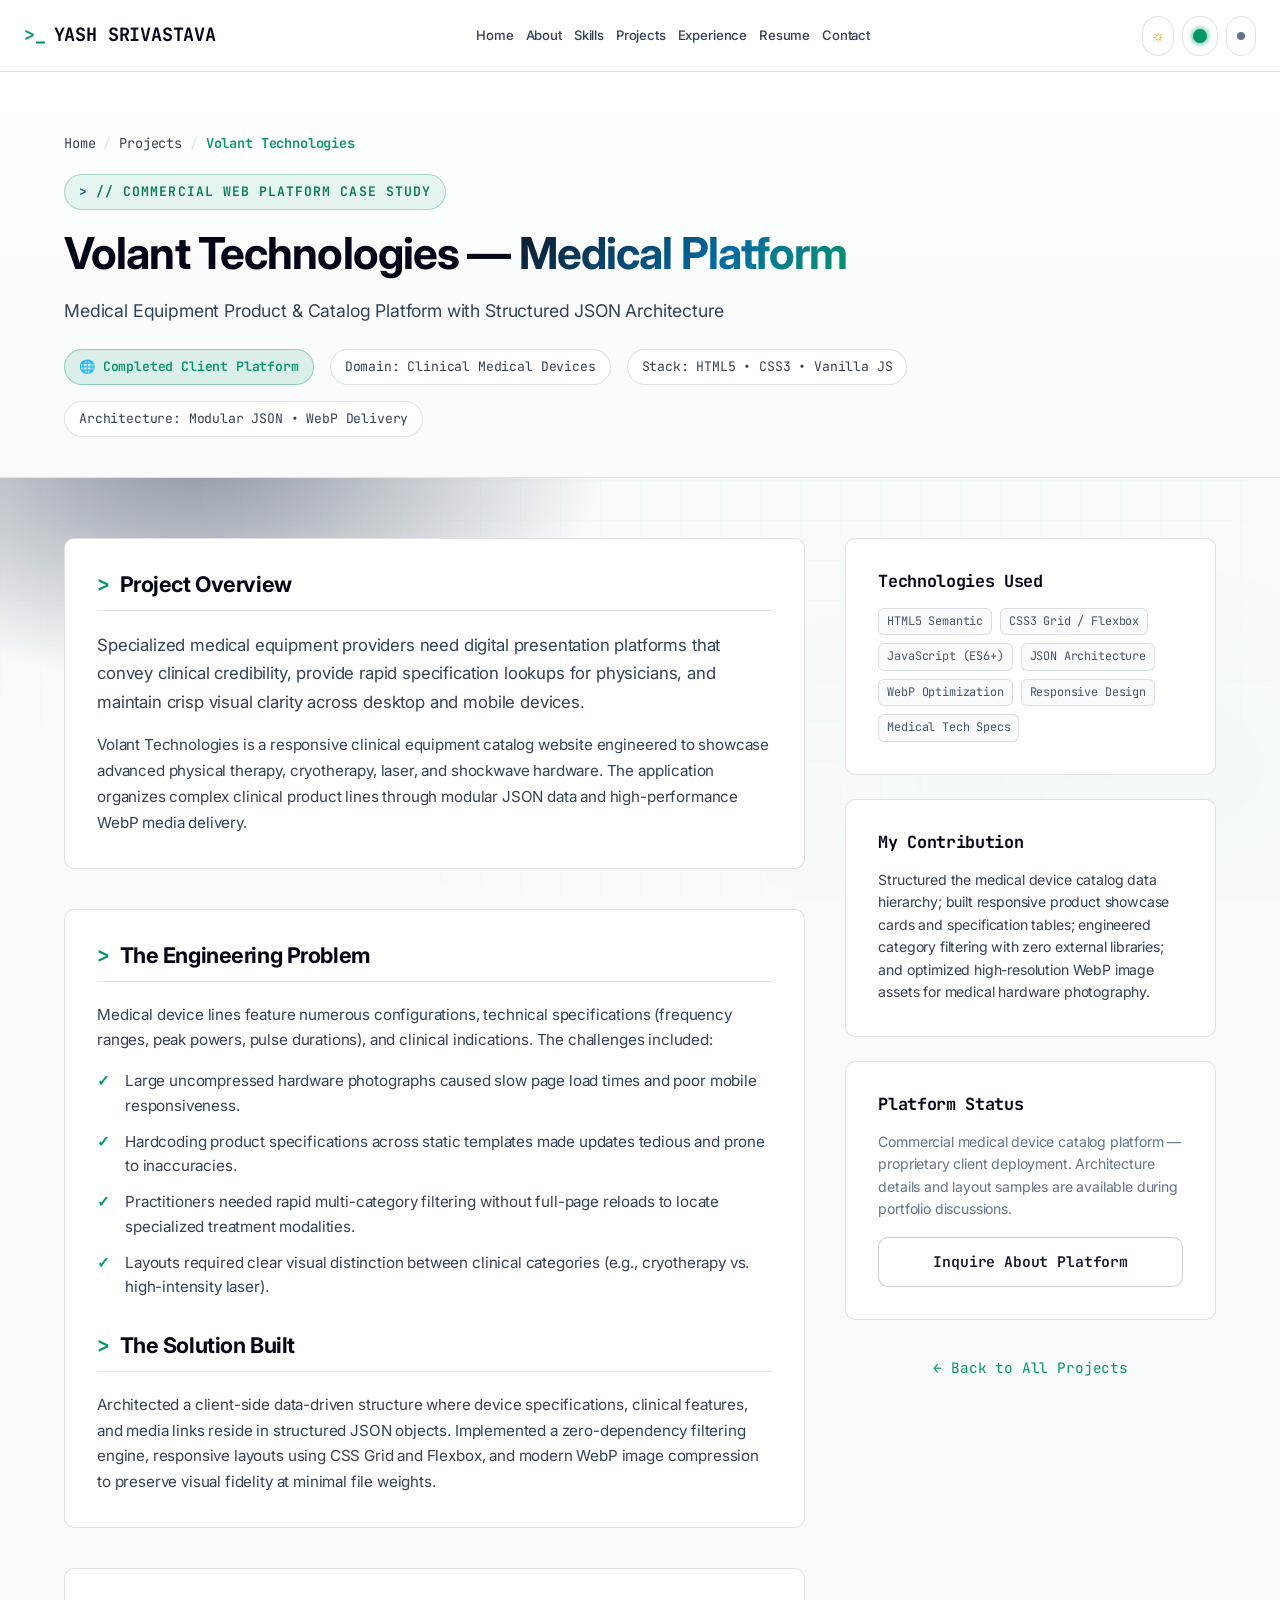
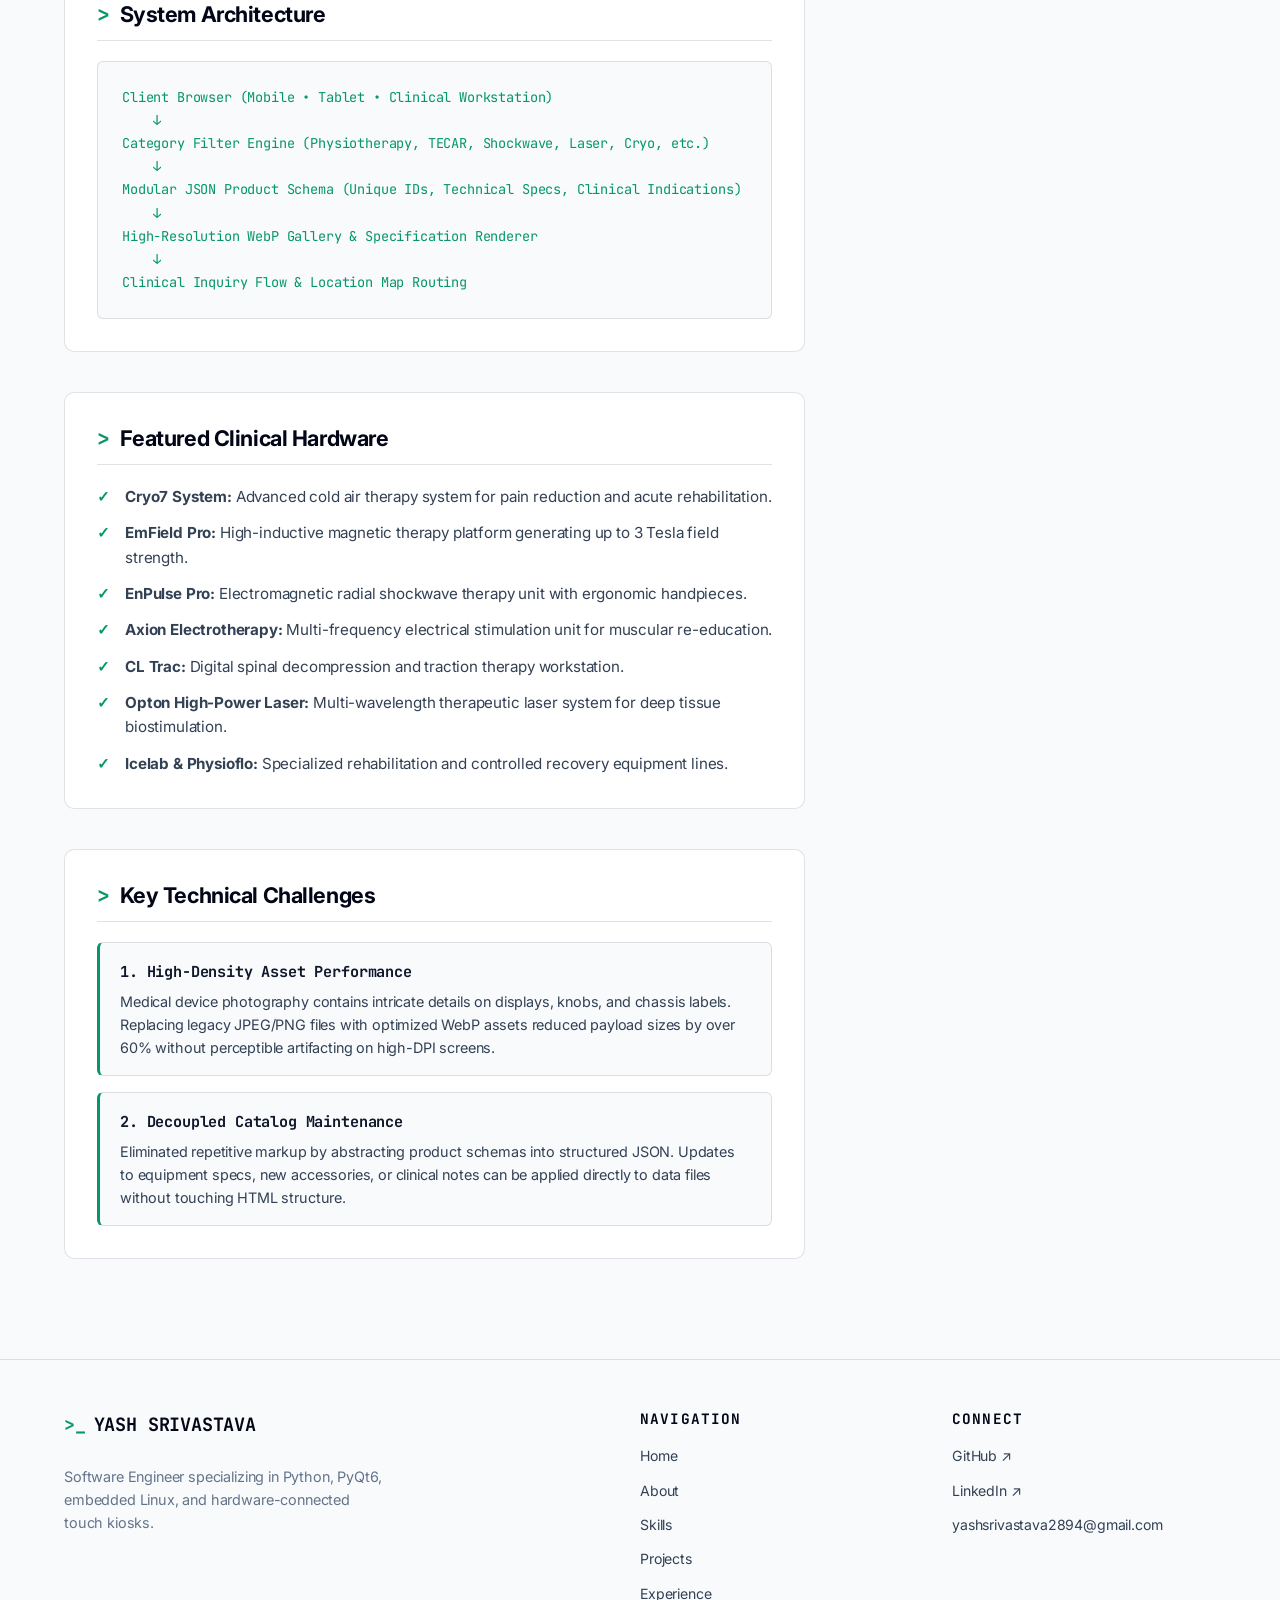
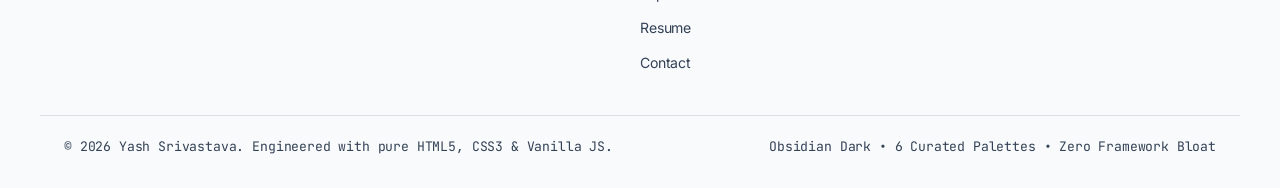
<file: projects/volant-technologies/index.html>
﻿<!DOCTYPE html>
<html lang="en" data-theme="dark" data-palette="emerald">
<head>
  <meta charset="UTF-8">
  <meta name="viewport" content="width=device-width, initial-scale=1.0">
  <title>Volant Technologies Medical Platform Case Study | Yash Srivastava</title>
  
  <meta name="description" content="Engineering case study for Volant Technologies — medical physiotherapy equipment catalog platform featuring structured JSON data and WebP image optimization.">
  <link rel="canonical" href="https://yashsrivastava.dev/projects/volant-technologies/">

  <!-- Immediate Theme & Palette Initialization -->
  <script>
    (function () {
      try {
        var t = localStorage.getItem('portfolio_theme') || (window.matchMedia && window.matchMedia('(prefers-color-scheme: light)').matches ? 'light' : 'dark');
        var p = localStorage.getItem('portfolio_palette') || 'emerald';
        document.documentElement.setAttribute('data-theme', t);
        document.documentElement.setAttribute('data-palette', p);
      } catch (e) {}
    })();
  </script>

  <!-- Favicons -->
  <link rel="icon" type="image/x-icon" href="../../favicon.ico">
  <link rel="icon" type="image/png" sizes="32x32" href="../../assets/icons/favicon-32x32.png">
  <link rel="apple-touch-icon" sizes="180x180" href="../../assets/icons/apple-touch-icon.png">

  <!-- Open Graph -->
  <meta property="og:type" content="article">
  <meta property="og:url" content="https://yashsrivastava.dev/projects/volant-technologies/">
  <meta property="og:title" content="Volant Technologies Medical Platform Case Study | Yash Srivastava">
  <meta property="og:description" content="Clinical physiotherapy and rehabilitation product showcase platform engineered with structured JSON catalogs and high-performance WebP media delivery.">
  <meta property="og:image" content="https://yashsrivastava.dev/images/og-image.webp">

  <!-- Stylesheet -->
  <link rel="stylesheet" href="../../assets/css/style.css">
  
  <!-- Preconnect Fonts -->
  <link rel="preconnect" href="https://fonts.googleapis.com">
  <link rel="preconnect" href="https://fonts.gstatic.com" crossorigin>
  <link href="https://fonts.googleapis.com/css2?family=Inter:wght@400;500;600;700&family=JetBrains+Mono:wght@400;600;700&display=swap" rel="stylesheet">
</head>
<body>
  <a href="#main-content" class="skip-link">Skip to main content</a>
  <canvas id="matrixCanvas" aria-hidden="true"></canvas>

  <header class="navbar" id="top-navbar">
    <div class="container nav-container">
      <a href="../../index.html" class="nav-brand" aria-label="Yash Srivastava Portfolio Home">
        <span class="brand-prompt">&gt;_</span>
        <span class="brand-name">YASH SRIVASTAVA</span>
      </a>

      <nav aria-label="Main Navigation">
        <ul class="nav-links" id="nav-links">
          <li><a href="../../index.html" class="nav-link">Home</a></li>
          <li><a href="../../about/index.html" class="nav-link">About</a></li>
          <li><a href="../../skills/index.html" class="nav-link">Skills</a></li>
          <li><a href="../index.html" class="nav-link active">Projects</a></li>
          <li><a href="../../experience/index.html" class="nav-link">Experience</a></li>
          <li><a href="../../resume/index.html" class="nav-link">Resume</a></li>
          <li><a href="../../contact/index.html" class="nav-link">Contact</a></li>
        </ul>
      </nav>

      <div class="nav-actions">
        <div class="nav-controls">
          <button type="button" class="ctrl-btn theme-toggle" id="theme-toggle-btn" aria-label="Switch Theme" title="Toggle Theme (Dark / Light)">
            <span class="ctrl-icon theme-icon-dark" aria-hidden="true">&#9790;</span>
            <span class="ctrl-icon theme-icon-light" aria-hidden="true">&#9788;</span>
            <span class="ctrl-label">Dark</span>
          </button>

          <div class="palette-dropdown" id="palette-dropdown-container">
            <button type="button" class="ctrl-btn palette-toggle" id="palette-toggle-btn" aria-haspopup="true" aria-expanded="false" aria-label="Select accent color palette" title="Select Color Palette">
              <span class="palette-color-preview" id="palette-color-preview" aria-hidden="true"></span>
              <span class="ctrl-label">Palette</span>
            </button>
            <div class="palette-menu" id="palette-menu" role="menu" aria-label="Color Palettes">
              <button type="button" class="palette-option active" data-palette="emerald" role="menuitem"><span class="swatch swatch-emerald"></span> Emerald</button>
              <button type="button" class="palette-option" data-palette="electric-blue" role="menuitem"><span class="swatch swatch-blue"></span> Electric Blue</button>
              <button type="button" class="palette-option" data-palette="cyan" role="menuitem"><span class="swatch swatch-cyan"></span> Neon Cyan</button>
              <button type="button" class="palette-option" data-palette="violet" role="menuitem"><span class="swatch swatch-violet"></span> Royal Violet</button>
              <button type="button" class="palette-option" data-palette="amber" role="menuitem"><span class="swatch swatch-amber"></span> Cyber Amber</button>
              <button type="button" class="palette-option" data-palette="monochrome" role="menuitem"><span class="swatch swatch-mono"></span> Monochrome</button>
            </div>
          </div>

          <button type="button" class="ctrl-btn matrix-toggle" id="matrix-toggle-btn" aria-pressed="false" aria-label="Toggle Matrix Canvas Animation" title="Toggle Matrix FX">
            <span class="matrix-status-dot"></span>
            <span class="ctrl-label">Matrix: OFF</span>
          </button>
        </div>

        <button type="button" class="menu-toggle" id="menu-toggle" aria-label="Toggle Navigation Menu" aria-expanded="false" aria-controls="nav-links">
          <svg viewBox="0 0 24 24" fill="none" stroke="currentColor" stroke-width="2" stroke-linecap="round" stroke-linejoin="round" aria-hidden="true">
            <line x1="3" y1="12" x2="21" y2="12"></line>
            <line x1="3" y1="6" x2="21" y2="6"></line>
            <line x1="3" y1="18" x2="21" y2="18"></line>
          </svg>
        </button>
      </div>
    </div>
  </header>

  <main id="main-content">
    <section class="page-hero">
      <div class="container">
        <nav class="breadcrumbs" aria-label="Breadcrumb">
          <a href="../../index.html">Home</a>
          <span class="separator">/</span>
          <a href="../index.html">Projects</a>
          <span class="separator">/</span>
          <span class="current" aria-current="page">Volant Technologies</span>
        </nav>
        <span class="section-tag">// Commercial Web Platform Case Study</span>
        <h1 class="section-title">Volant Technologies &mdash; <span class="text-gradient">Medical Platform</span></h1>
        <p class="section-subtitle">
          Medical Equipment Product &amp; Catalog Platform with Structured JSON Architecture
        </p>

        <div class="case-study-meta-bar">
          <span class="meta-pill meta-pill-accent">&#127760; Completed Client Platform</span>
          <span class="meta-pill">Domain: Clinical Medical Devices</span>
          <span class="meta-pill">Stack: HTML5 &bull; CSS3 &bull; Vanilla JS</span>
          <span class="meta-pill">Architecture: Modular JSON &bull; WebP Delivery</span>
        </div>
      </div>
    </section>

    <section class="case-study-body">
      <div class="container">
        <div class="case-study-grid">
          
          <div class="case-study-main">

            <div class="case-study-card">
              <h2 class="case-study-card-title">Project Overview</h2>
              <p style="font-size: 1.05rem; line-height: 1.7; color: var(--text-secondary); margin-bottom: 16px;">
                Specialized medical equipment providers need digital presentation platforms that convey clinical credibility, provide rapid specification lookups for physicians, and maintain crisp visual clarity across desktop and mobile devices.
              </p>
              <p style="font-size: 0.95rem; line-height: 1.7; color: var(--text-secondary);">
                Volant Technologies is a responsive clinical equipment catalog website engineered to showcase advanced physical therapy, cryotherapy, laser, and shockwave hardware. The application organizes complex clinical product lines through modular JSON data and high-performance WebP media delivery.
              </p>
            </div>

            <div class="case-study-card">
              <h2 class="case-study-card-title">The Engineering Problem</h2>
              <p style="font-size: 0.95rem; line-height: 1.7; color: var(--text-secondary); margin-bottom: 16px;">
                Medical device lines feature numerous configurations, technical specifications (frequency ranges, peak powers, pulse durations), and clinical indications. The challenges included:
              </p>
              <ul class="feature-checklist" style="margin-bottom: 20px;">
                <li>Large uncompressed hardware photographs caused slow page load times and poor mobile responsiveness.</li>
                <li>Hardcoding product specifications across static templates made updates tedious and prone to inaccuracies.</li>
                <li>Practitioners needed rapid multi-category filtering without full-page reloads to locate specialized treatment modalities.</li>
                <li>Layouts required clear visual distinction between clinical categories (e.g., cryotherapy vs. high-intensity laser).</li>
              </ul>

              <h2 class="case-study-card-title" style="margin-top: 32px;">The Solution Built</h2>
              <p style="font-size: 0.95rem; line-height: 1.7; color: var(--text-secondary);">
                Architected a client-side data-driven structure where device specifications, clinical features, and media links reside in structured JSON objects. Implemented a zero-dependency filtering engine, responsive layouts using CSS Grid and Flexbox, and modern WebP image compression to preserve visual fidelity at minimal file weights.
              </p>
            </div>

            <div class="case-study-card">
              <h2 class="case-study-card-title">System Architecture</h2>
              <div style="background: var(--bg-primary); border: 1px solid var(--border-subtle); border-radius: var(--radius-sm); padding: 24px; font-family: var(--font-mono); font-size: 0.85rem; color: var(--accent); line-height: 1.7; overflow-x: auto;">
Client Browser (Mobile &bull; Tablet &bull; Clinical Workstation)<br>
&nbsp;&nbsp;&nbsp;&nbsp;&darr;<br>
Category Filter Engine (Physiotherapy, TECAR, Shockwave, Laser, Cryo, etc.)<br>
&nbsp;&nbsp;&nbsp;&nbsp;&darr;<br>
Modular JSON Product Schema (Unique IDs, Technical Specs, Clinical Indications)<br>
&nbsp;&nbsp;&nbsp;&nbsp;&darr;<br>
High-Resolution WebP Gallery &amp; Specification Renderer<br>
&nbsp;&nbsp;&nbsp;&nbsp;&darr;<br>
Clinical Inquiry Flow &amp; Location Map Routing
              </div>
            </div>

            <div class="case-study-card">
              <h2 class="case-study-card-title">Featured Clinical Hardware</h2>
              <ul class="feature-checklist">
                <li><strong>Cryo7 System:</strong> Advanced cold air therapy system for pain reduction and acute rehabilitation.</li>
                <li><strong>EmField Pro:</strong> High-inductive magnetic therapy platform generating up to 3 Tesla field strength.</li>
                <li><strong>EnPulse Pro:</strong> Electromagnetic radial shockwave therapy unit with ergonomic handpieces.</li>
                <li><strong>Axion Electrotherapy:</strong> Multi-frequency electrical stimulation unit for muscular re-education.</li>
                <li><strong>CL Trac:</strong> Digital spinal decompression and traction therapy workstation.</li>
                <li><strong>Opton High-Power Laser:</strong> Multi-wavelength therapeutic laser system for deep tissue biostimulation.</li>
                <li><strong>Icelab &amp; Physioflo:</strong> Specialized rehabilitation and controlled recovery equipment lines.</li>
              </ul>
            </div>

            <div class="case-study-card">
              <h2 class="case-study-card-title">Key Technical Challenges</h2>
              <div class="challenge-list">
                <div class="challenge-item">
                  <div class="challenge-title">1. High-Density Asset Performance</div>
                  <div class="challenge-text">Medical device photography contains intricate details on displays, knobs, and chassis labels. Replacing legacy JPEG/PNG files with optimized WebP assets reduced payload sizes by over 60% without perceptible artifacting on high-DPI screens.</div>
                </div>
                <div class="challenge-item">
                  <div class="challenge-title">2. Decoupled Catalog Maintenance</div>
                  <div class="challenge-text">Eliminated repetitive markup by abstracting product schemas into structured JSON. Updates to equipment specs, new accessories, or clinical notes can be applied directly to data files without touching HTML structure.</div>
                </div>
              </div>
            </div>

          </div>

          <div class="case-study-sidebar">
            
            <div class="case-study-card">
              <h3 style="font-size: 1.05rem; font-family: var(--font-mono); color: var(--text-highlight); margin-bottom: 16px;">Technologies Used</h3>
              <div class="project-tags" style="display: flex; flex-wrap: wrap; gap: 8px;">
                <span class="project-tag-pill">HTML5 Semantic</span>
                <span class="project-tag-pill">CSS3 Grid / Flexbox</span>
                <span class="project-tag-pill">JavaScript (ES6+)</span>
                <span class="project-tag-pill">JSON Architecture</span>
                <span class="project-tag-pill">WebP Optimization</span>
                <span class="project-tag-pill">Responsive Design</span>
                <span class="project-tag-pill">Medical Tech Specs</span>
              </div>
            </div>

            <div class="case-study-card">
              <h3 style="font-size: 1.05rem; font-family: var(--font-mono); color: var(--text-highlight); margin-bottom: 16px;">My Contribution</h3>
              <p style="font-size: 0.88rem; color: var(--text-secondary); line-height: 1.6;">
                Structured the medical device catalog data hierarchy; built responsive product showcase cards and specification tables; engineered category filtering with zero external libraries; and optimized high-resolution WebP image assets for medical hardware photography.
              </p>
            </div>

            <div class="case-study-card">
              <h3 style="font-size: 1.05rem; font-family: var(--font-mono); color: var(--text-highlight); margin-bottom: 16px;">Platform Status</h3>
              <p style="font-size: 0.88rem; color: var(--text-muted); line-height: 1.6; margin-bottom: 16px;">
                Commercial medical device catalog platform — proprietary client deployment. Architecture details and layout samples are available during portfolio discussions.
              </p>
              <a href="../../contact/index.html" class="btn btn-secondary" style="width: 100%; justify-content: center;">
                <span>Inquire About Platform</span>
              </a>
            </div>

            <div style="text-align: center; margin-top: 10px;">
              <a href="../index.html" style="font-size: 0.9rem; font-family: var(--font-mono); color: var(--accent);">&larr; Back to All Projects</a>
            </div>

          </div>

        </div>
      </div>
    </section>
  </main>

  <footer class="footer" style="padding: 50px 0 30px; border-top: 1px solid var(--border-subtle); background: var(--bg-primary);">
    <div class="container footer-grid">
      <div class="footer-brand">
        <a href="../../index.html" class="nav-brand" style="margin-bottom: 12px; display: inline-flex;">
          <span class="brand-prompt">&gt;_</span>
          <span class="brand-name">YASH SRIVASTAVA</span>
        </a>
        <p style="color: var(--text-muted); font-size: 0.9rem; max-width: 320px; line-height: 1.6;">
          Software Engineer specializing in Python, PyQt6, embedded Linux, and hardware-connected touch kiosks.
        </p>
      </div>

      <div class="footer-links-group">
        <h4 style="font-family: var(--font-mono); font-size: 0.9rem; text-transform: uppercase; margin-bottom: 14px; color: var(--text-highlight);">Navigation</h4>
        <ul style="list-style: none; display: flex; flex-direction: column; gap: 8px;">
          <li><a href="../../index.html" style="color: var(--text-secondary); font-size: 0.88rem;">Home</a></li>
          <li><a href="../../about/index.html" style="color: var(--text-secondary); font-size: 0.88rem;">About</a></li>
          <li><a href="../../skills/index.html" style="color: var(--text-secondary); font-size: 0.88rem;">Skills</a></li>
          <li><a href="../index.html" style="color: var(--text-secondary); font-size: 0.88rem;">Projects</a></li>
          <li><a href="../../experience/index.html" style="color: var(--text-secondary); font-size: 0.88rem;">Experience</a></li>
          <li><a href="../../resume/index.html" style="color: var(--text-secondary); font-size: 0.88rem;">Resume</a></li>
          <li><a href="../../contact/index.html" style="color: var(--text-secondary); font-size: 0.88rem;">Contact</a></li>
        </ul>
      </div>

      <div class="footer-social-group">
        <h4 style="font-family: var(--font-mono); font-size: 0.9rem; text-transform: uppercase; margin-bottom: 14px; color: var(--text-highlight);">Connect</h4>
        <ul style="list-style: none; display: flex; flex-direction: column; gap: 8px;">
          <li><a href="https://github.com/yashsrivastava12345" target="_blank" rel="noopener noreferrer" style="color: var(--text-secondary); font-size: 0.88rem;">GitHub &nearr;</a></li>
          <li><a href="https://www.linkedin.com/in/yash-srivastava-363363220/" target="_blank" rel="noopener noreferrer" style="color: var(--text-secondary); font-size: 0.88rem;">LinkedIn &nearr;</a></li>
          <li><a href="mailto:yashsrivastava2894@gmail.com" style="color: var(--text-secondary); font-size: 0.88rem;">yashsrivastava2894@gmail.com</a></li>
        </ul>
      </div>
    </div>

    <div class="container footer-bottom" style="margin-top: 36px; padding-top: 20px; border-top: 1px solid var(--border-subtle); display: flex; justify-content: space-between; align-items: center; flex-wrap: wrap; gap: 12px; color: var(--text-muted); font-size: 0.82rem; font-family: var(--font-mono);">
      <p>&copy; 2026 Yash Srivastava. Engineered with pure HTML5, CSS3 &amp; Vanilla JS.</p>
      <p>Obsidian Dark &bull; 6 Curated Palettes &bull; Zero Framework Bloat</p>
    </div>
  </footer>

  <script src="../../assets/js/settings.js"></script>
</body>
</html>
</file>
<file: assets/css/style.css>
/* ==========================================================================
   YASH SRIVASTAVA - PROFESSIONAL DEVELOPER PORTFOLIO
   Design System: Obsidian Dark + Cyber Neon Green / Cyan Accents
   ========================================================================== */

/* Accessibility Skip Link */
.skip-link {
  position: absolute;
  top: -120px;
  left: 20px;
  background: var(--accent-green);
  color: #05080c;
  font-weight: 700;
  padding: 12px 20px;
  border-radius: var(--radius-sm);
  z-index: 10000;
  transition: top var(--transition-fast);
  text-decoration: none;
  font-family: var(--font-mono);
  box-shadow: 0 0 15px rgba(0, 255, 102, 0.5);
}
.skip-link:focus {
  top: 16px;
  outline: 3px solid #ffffff;
}

/* --------------------------------------------------------------------------
   Design Tokens & Dynamic Theme System
   -------------------------------------------------------------------------- */

:root,
[data-theme="dark"] {
  /* Dark Theme Base (Default) */
  --bg-primary: #070a0e;
  --bg-secondary: #0d1219;
  --bg-surface: #121822;
  --bg-surface-elevated: #182230;
  --bg-card: rgba(18, 26, 38, 0.8);
  --bg-card-hover: rgba(26, 37, 54, 0.92);
  --bg-glass: rgba(14, 20, 29, 0.85);

  /* Typography Colors */
  --text-primary: #f8fafc;
  --text-secondary: #94a3b8;
  --text-muted: #8a9bb3;
  --text-highlight: #ffffff;

  /* Borders & Grid */
  --border-subtle: rgba(255, 255, 255, 0.08);
  --grid-line: rgba(255, 255, 255, 0.025);
  --terminal-top-bg: #0d1219;
  --shadow-color: rgba(0, 0, 0, 0.55);
}

/* Light Theme Overrides */
[data-theme="light"] {
  --bg-primary: #f8fafc;
  --bg-secondary: #f1f5f9;
  --bg-surface: #ffffff;
  --bg-surface-elevated: #ffffff;
  --bg-card: #ffffff;
  --bg-card-hover: #f1f5f9;
  --bg-glass: rgba(255, 255, 255, 0.95);

  /* Typography Colors - High Contrast */
  --text-primary: #0f172a;
  --text-secondary: #334155;
  --text-muted: #64748b;
  --text-highlight: #020617;

  /* Borders & Grid */
  --border-subtle: rgba(15, 23, 42, 0.12);
  --border-card: rgba(15, 23, 42, 0.12);
  --border-card-hover: rgba(15, 23, 42, 0.28);
  --grid-line: rgba(15, 23, 42, 0.04);
  --terminal-top-bg: #e2e8f0;
  --shadow-color: rgba(15, 23, 42, 0.08);

  /* High contrast accessible accents on light backgrounds */
  --accent-green: #059669;
  --accent-cyan: #0284c7;
}

/* Curated Accent Palettes */
/* 1. Emerald (Cyber Green - Default) */
:root,
[data-palette="emerald"] {
  --accent: #00ff88;
  --accent-hover: #00cc6a;
  --accent-dim: rgba(0, 255, 136, 0.14);
  --accent-glow: rgba(0, 255, 136, 0.3);
  --accent-border: rgba(0, 255, 136, 0.35);
  --accent-contrast: #070a0e;
  --accent-green: var(--accent);
  --accent-green-dim: var(--accent-dim);
  --accent-green-glow: var(--accent-glow);
  --accent-cyan: #00e5ff;
  --accent-cyan-dim: rgba(0, 229, 255, 0.14);
  --accent-cyan-glow: rgba(0, 229, 255, 0.28);
  --border-card: rgba(0, 255, 136, 0.2);
  --border-card-hover: rgba(0, 229, 255, 0.45);
  --border-focus: var(--accent);
}

/* 2. Electric Blue */
[data-palette="electric-blue"] {
  --accent: #3b82f6;
  --accent-hover: #2563eb;
  --accent-dim: rgba(59, 130, 246, 0.15);
  --accent-glow: rgba(59, 130, 246, 0.3);
  --accent-border: rgba(59, 130, 246, 0.4);
  --accent-contrast: #ffffff;
  --accent-green: var(--accent);
  --accent-green-dim: var(--accent-dim);
  --accent-green-glow: var(--accent-glow);
  --accent-cyan: #60a5fa;
  --accent-cyan-dim: rgba(96, 165, 250, 0.15);
  --accent-cyan-glow: rgba(96, 165, 250, 0.28);
  --border-card: rgba(59, 130, 246, 0.25);
  --border-card-hover: rgba(96, 165, 250, 0.5);
  --border-focus: var(--accent);
}

/* 3. Neon Cyan */
[data-palette="cyan"] {
  --accent: #00e5ff;
  --accent-hover: #00b4d8;
  --accent-dim: rgba(0, 229, 255, 0.14);
  --accent-glow: rgba(0, 229, 255, 0.3);
  --accent-border: rgba(0, 229, 255, 0.4);
  --accent-contrast: #070a0e;
  --accent-green: var(--accent);
  --accent-green-dim: var(--accent-dim);
  --accent-green-glow: var(--accent-glow);
  --accent-cyan: #38bdf8;
  --accent-cyan-dim: rgba(56, 189, 248, 0.15);
  --accent-cyan-glow: rgba(56, 189, 248, 0.28);
  --border-card: rgba(0, 229, 255, 0.25);
  --border-card-hover: rgba(56, 189, 248, 0.5);
  --border-focus: var(--accent);
}

/* 4. Royal Violet */
[data-palette="violet"] {
  --accent: #a855f7;
  --accent-hover: #9333ea;
  --accent-dim: rgba(168, 85, 247, 0.15);
  --accent-glow: rgba(168, 85, 247, 0.32);
  --accent-border: rgba(168, 85, 247, 0.4);
  --accent-contrast: #ffffff;
  --accent-green: var(--accent);
  --accent-green-dim: var(--accent-dim);
  --accent-green-glow: var(--accent-glow);
  --accent-cyan: #c084fc;
  --accent-cyan-dim: rgba(192, 132, 252, 0.15);
  --accent-cyan-glow: rgba(192, 132, 252, 0.28);
  --border-card: rgba(168, 85, 247, 0.25);
  --border-card-hover: rgba(192, 132, 252, 0.5);
  --border-focus: var(--accent);
}

/* 5. Cyber Amber */
[data-palette="amber"] {
  --accent: #f59e0b;
  --accent-hover: #d97706;
  --accent-dim: rgba(245, 158, 11, 0.15);
  --accent-glow: rgba(245, 158, 11, 0.3);
  --accent-border: rgba(245, 158, 11, 0.4);
  --accent-contrast: #070a0e;
  --accent-green: var(--accent);
  --accent-green-dim: var(--accent-dim);
  --accent-green-glow: var(--accent-glow);
  --accent-cyan: #fbbf24;
  --accent-cyan-dim: rgba(251, 191, 36, 0.15);
  --accent-cyan-glow: rgba(251, 191, 36, 0.28);
  --border-card: rgba(245, 158, 11, 0.25);
  --border-card-hover: rgba(251, 191, 36, 0.5);
  --border-focus: var(--accent);
}

/* 6. Monochrome / Steel */
[data-palette="monochrome"] {
  --accent: #94a3b8;
  --accent-hover: #cbd5e1;
  --accent-dim: rgba(148, 163, 184, 0.16);
  --accent-glow: rgba(148, 163, 184, 0.28);
  --accent-border: rgba(148, 163, 184, 0.35);
  --accent-contrast: #070a0e;
  --accent-green: var(--accent);
  --accent-green-dim: var(--accent-dim);
  --accent-green-glow: var(--accent-glow);
  --accent-cyan: #e2e8f0;
  --accent-cyan-dim: rgba(226, 232, 240, 0.14);
  --accent-cyan-glow: rgba(226, 232, 240, 0.28);
  --border-card: rgba(148, 163, 184, 0.25);
  --border-card-hover: rgba(226, 232, 240, 0.45);
  --border-focus: var(--accent);
}

/* Light Theme Accessible Palette Tokens (WCAG AA/AAA Compliant) */
[data-theme="light"],
[data-theme="light"][data-palette="emerald"] {
  --accent: #059669;
  --accent-hover: #047857;
  --accent-dim: rgba(5, 150, 105, 0.12);
  --accent-glow: rgba(5, 150, 105, 0.25);
  --accent-border: rgba(5, 150, 105, 0.35);
  --accent-contrast: #ffffff;
  --accent-green: #059669;
  --accent-green-dim: rgba(5, 150, 105, 0.12);
  --accent-green-glow: rgba(5, 150, 105, 0.25);
  --accent-cyan: #0284c7;
  --accent-cyan-dim: rgba(2, 132, 199, 0.12);
  --accent-cyan-glow: rgba(2, 132, 199, 0.25);
  --border-card: rgba(15, 23, 42, 0.12);
  --border-card-hover: rgba(2, 132, 199, 0.35);
  --border-focus: #059669;
}

[data-theme="light"][data-palette="electric-blue"] {
  --accent: #1d4ed8;
  --accent-hover: #1e40af;
  --accent-dim: rgba(29, 78, 216, 0.12);
  --accent-glow: rgba(29, 78, 216, 0.25);
  --accent-border: rgba(29, 78, 216, 0.35);
  --accent-contrast: #ffffff;
  --accent-green: #1d4ed8;
  --accent-green-dim: rgba(29, 78, 216, 0.12);
  --accent-green-glow: rgba(29, 78, 216, 0.25);
  --accent-cyan: #0284c7;
  --accent-cyan-dim: rgba(2, 132, 199, 0.12);
  --accent-cyan-glow: rgba(2, 132, 199, 0.25);
  --border-card: rgba(15, 23, 42, 0.12);
  --border-card-hover: rgba(29, 78, 216, 0.35);
  --border-focus: #1d4ed8;
}

[data-theme="light"][data-palette="cyan"] {
  --accent: #0284c7;
  --accent-hover: #0369a1;
  --accent-dim: rgba(2, 132, 199, 0.12);
  --accent-glow: rgba(2, 132, 199, 0.25);
  --accent-border: rgba(2, 132, 199, 0.35);
  --accent-contrast: #ffffff;
  --accent-green: #059669;
  --accent-green-dim: rgba(5, 150, 105, 0.12);
  --accent-green-glow: rgba(5, 150, 105, 0.25);
  --accent-cyan: #0284c7;
  --accent-cyan-dim: rgba(2, 132, 199, 0.12);
  --accent-cyan-glow: rgba(2, 132, 199, 0.25);
  --border-card: rgba(15, 23, 42, 0.12);
  --border-card-hover: rgba(2, 132, 199, 0.35);
  --border-focus: #0284c7;
}

[data-theme="light"][data-palette="violet"] {
  --accent: #7c3aed;
  --accent-hover: #6d28d9;
  --accent-dim: rgba(124, 58, 237, 0.12);
  --accent-glow: rgba(124, 58, 237, 0.25);
  --accent-border: rgba(124, 58, 237, 0.35);
  --accent-contrast: #ffffff;
  --accent-green: #7c3aed;
  --accent-green-dim: rgba(124, 58, 237, 0.12);
  --accent-green-glow: rgba(124, 58, 237, 0.25);
  --accent-cyan: #0284c7;
  --accent-cyan-dim: rgba(2, 132, 199, 0.12);
  --accent-cyan-glow: rgba(2, 132, 199, 0.25);
  --border-card: rgba(15, 23, 42, 0.12);
  --border-card-hover: rgba(124, 58, 237, 0.35);
  --border-focus: #7c3aed;
}

[data-theme="light"][data-palette="amber"] {
  --accent: #b45309;
  --accent-hover: #92400e;
  --accent-dim: rgba(180, 83, 9, 0.12);
  --accent-glow: rgba(180, 83, 9, 0.25);
  --accent-border: rgba(180, 83, 9, 0.35);
  --accent-contrast: #ffffff;
  --accent-green: #059669;
  --accent-green-dim: rgba(5, 150, 105, 0.12);
  --accent-green-glow: rgba(5, 150, 105, 0.25);
  --accent-cyan: #0284c7;
  --accent-cyan-dim: rgba(2, 132, 199, 0.12);
  --accent-cyan-glow: rgba(2, 132, 199, 0.25);
  --border-card: rgba(15, 23, 42, 0.12);
  --border-card-hover: rgba(180, 83, 9, 0.35);
  --border-focus: #b45309;
}

[data-theme="light"][data-palette="monochrome"] {
  --accent: #0f172a;
  --accent-hover: #1e293b;
  --accent-dim: rgba(15, 23, 42, 0.08);
  --accent-glow: rgba(15, 23, 42, 0.2);
  --accent-border: rgba(15, 23, 42, 0.3);
  --accent-contrast: #ffffff;
  --accent-green: #0f172a;
  --accent-green-dim: rgba(15, 23, 42, 0.08);
  --accent-green-glow: rgba(15, 23, 42, 0.2);
  --accent-cyan: #334155;
  --accent-cyan-dim: rgba(51, 65, 85, 0.08);
  --accent-cyan-glow: rgba(51, 65, 85, 0.2);
  --border-card: rgba(15, 23, 42, 0.12);
  --border-card-hover: rgba(15, 23, 42, 0.35);
  --border-focus: #0f172a;
}

/* Common System Tokens */
:root {
  --accent-amber: #f59e0b;
  --accent-purple: #8b5cf6;

  /* Fonts */
  --font-sans: 'Inter', -apple-system, BlinkMacSystemFont, 'Segoe UI', Roboto, Oxygen, Ubuntu, Cantarell, sans-serif;
  --font-mono: 'JetBrains Mono', 'Cascadia Code', 'Courier New', monospace;

  /* Layout & Transitions */
  --container-max: 1200px;
  --nav-height: 72px;
  --radius-sm: 6px;
  --radius-md: 10px;
  --radius-lg: 16px;
  --radius-full: 9999px;
  --transition-fast: 0.18s ease;
  --transition-normal: 0.3s cubic-bezier(0.16, 1, 0.3, 1);
  --transition-slow: 0.5s cubic-bezier(0.16, 1, 0.3, 1);

  /* Shadows */
  --shadow-sm: 0 2px 8px var(--shadow-color);
  --shadow-md: 0 8px 24px var(--shadow-color);
  --shadow-glow-green: 0 0 25px var(--accent-glow);
  --shadow-glow-cyan: 0 0 25px var(--accent-cyan-glow);
}

/* --------------------------------------------------------------------------
   Reset & Base Styles
   -------------------------------------------------------------------------- */
*, *::before, *::after {
  box-sizing: border-box;
  margin: 0;
  padding: 0;
}

html {
  scroll-behavior: smooth;
  scroll-padding-top: calc(var(--nav-height) + 24px);
  font-size: 16px;
  color-scheme: dark;
  overflow-x: hidden;
  max-width: 100vw;
  width: 100%;
}

body {
  background-color: var(--bg-primary);
  color: var(--text-primary);
  font-family: var(--font-sans);
  line-height: 1.65;
  letter-spacing: -0.01em;
  overflow-x: hidden;
  position: relative;
  min-height: 100vh;
  max-width: 100vw;
  width: 100%;
}

/* Subtle Technical Workstation Grid Pattern */
body::before {
  content: '';
  position: fixed;
  top: 0;
  left: 0;
  width: 100%;
  height: 100%;
  background-image: 
    linear-gradient(to right, rgba(0, 229, 255, 0.024) 1px, transparent 1px),
    linear-gradient(to bottom, rgba(0, 229, 255, 0.024) 1px, transparent 1px);
  background-size: 40px 40px;
  pointer-events: none;
  z-index: -1;
  mask-image: radial-gradient(ellipse 90% 80% at 50% 45%, #000 50%, transparent 95%);
  -webkit-mask-image: radial-gradient(ellipse 90% 80% at 50% 45%, #000 50%, transparent 95%);
}

/* Ambient Dark Workstation Gradient Overlay */
body::after {
  content: '';
  position: fixed;
  top: 0;
  left: 0;
  width: 100%;
  height: 100%;
  background: 
    radial-gradient(ellipse 80% 50% at 50% -10%, rgba(0, 229, 255, 0.055) 0%, transparent 60%),
    radial-gradient(ellipse 60% 45% at 85% 85%, rgba(0, 255, 102, 0.025) 0%, transparent 55%),
    radial-gradient(ellipse 50% 40% at 15% 50%, rgba(14, 28, 48, 0.45) 0%, transparent 65%);
  pointer-events: none;
  z-index: -1;
}

/* Canvas Matrix Layer (Optional Easter Egg, default OFF) */
#matrixCanvas {
  position: fixed;
  inset: 0;
  width: 100%;
  max-width: 100vw;
  height: 100%;
  height: 100dvh;
  z-index: -2;
  opacity: 0;
  pointer-events: none;
  /* Use will-change to prevent flicker from compositing layer changes */
  will-change: opacity;
  /* GPU-composited layer — prevents repaint fights with body background */
  transform: translateZ(0);
  -webkit-transform: translateZ(0);
  transition: opacity var(--transition-normal);
}

#matrixCanvas.active {
  opacity: 0.45;
}

/* Light theme: use multiply blend to avoid dark-overlay flicker */
[data-theme="light"] #matrixCanvas.active {
  opacity: 0.18;
  mix-blend-mode: multiply;
}

/* Typography Helpers */
h1, h2, h3, h4, h5, h6 {
  color: var(--text-highlight);
  font-weight: 700;
  line-height: 1.25;
  letter-spacing: -0.02em;
}

p {
  color: var(--text-secondary);
}

a {
  color: var(--accent-green);
  text-decoration: none;
  transition: color var(--transition-fast);
}

a:hover {
  color: var(--accent-cyan);
}

code, pre, .font-mono {
  font-family: var(--font-mono);
}

img {
  max-width: 100%;
  height: auto;
  display: block;
}

.container {
  width: 100%;
  max-width: var(--container-max);
  margin-left: auto;
  margin-right: auto;
  padding-left: 24px;
  padding-right: 24px;
}

/* Section Header Utility */
.section-header {
  text-align: center;
  max-width: 760px;
  margin: 0 auto 56px;
}

.section-tag {
  display: inline-flex;
  align-items: center;
  gap: 8px;
  font-family: var(--font-mono);
  font-size: 0.82rem;
  font-weight: 600;
  text-transform: uppercase;
  letter-spacing: 0.08em;
  color: var(--accent-green);
  background: var(--accent-green-dim);
  border: 1px solid var(--accent-border);
  padding: 6px 14px;
  border-radius: var(--radius-full);
  margin-bottom: 16px;
}

[data-theme="light"] .section-tag {
  color: #047857;
  background: rgba(5, 150, 105, 0.09);
  border-color: rgba(5, 150, 105, 0.3);
}

[data-theme="light"] .section-tag::before {
  color: #0369a1;
}

.section-tag::before {
  content: '>';
  color: var(--accent-cyan);
  font-weight: 700;
}

.section-title {
  font-size: clamp(2rem, 3.5vw, 2.75rem);
  margin-bottom: 16px;
}

.section-title .text-gradient {
  background: linear-gradient(135deg, var(--text-highlight) 30%, var(--accent-green) 75%, var(--accent-cyan) 100%);
  -webkit-background-clip: text;
  -webkit-text-fill-color: transparent;
}

[data-theme="light"] .section-title .text-gradient {
  background: linear-gradient(135deg, #0f172a 0%, #0369a1 60%, #059669 100%);
  -webkit-background-clip: text;
  -webkit-text-fill-color: transparent;
}

.section-subtitle {
  font-size: 1.1rem;
  color: var(--text-secondary);
  line-height: 1.6;
}

/* Buttons */
.btn {
  display: inline-flex;
  align-items: center;
  justify-content: center;
  gap: 10px;
  padding: 12px 24px;
  font-family: var(--font-mono);
  font-size: 0.92rem;
  font-weight: 600;
  border-radius: var(--radius-md);
  cursor: pointer;
  transition: all var(--transition-normal);
  border: 1px solid transparent;
  white-space: nowrap;
}

.btn-primary {
  background: linear-gradient(135deg, #00ff66 0%, #00d27a 100%);
  color: #070a0e;
  box-shadow: 0 4px 16px rgba(0, 255, 102, 0.25);
  font-weight: 700;
}

.btn-primary:hover {
  background: linear-gradient(135deg, #24ff7e 0%, #00ff88 100%);
  color: #04080b;
  transform: translateY(-2px);
  box-shadow: 0 6px 24px rgba(0, 255, 102, 0.4);
}

.btn-secondary {
  background: var(--bg-surface-elevated);
  color: var(--text-primary);
  border-color: var(--border-subtle);
}

.btn-secondary:hover {
  background: rgba(255, 255, 255, 0.08);
  border-color: var(--accent-cyan);
  color: var(--accent-cyan);
  transform: translateY(-2px);
}

.btn-outline-green {
  background: transparent;
  color: var(--accent-green);
  border-color: rgba(0, 255, 102, 0.45);
}

.btn-outline-green:hover {
  background: var(--accent-green-dim);
  border-color: var(--accent-green);
  color: var(--text-highlight);
  transform: translateY(-2px);
  box-shadow: var(--shadow-glow-green);
}

.btn-outline-cyan {
  background: transparent;
  color: var(--accent-cyan);
  border-color: var(--accent-cyan);
}

.btn-outline-cyan:hover {
  background: var(--accent-cyan-dim);
  border-color: var(--accent-cyan);
  color: var(--text-highlight);
  transform: translateY(-2px);
  box-shadow: 0 4px 16px var(--accent-cyan-glow);
}

[data-theme="light"] .btn-primary {
  background: linear-gradient(135deg, #059669 0%, #047857 100%);
  color: #ffffff;
  box-shadow: 0 4px 14px rgba(5, 150, 105, 0.25);
}

[data-theme="light"] .btn-primary:hover {
  background: linear-gradient(135deg, #047857 0%, #065f46 100%);
  color: #ffffff;
  box-shadow: 0 6px 20px rgba(5, 150, 105, 0.35);
}

[data-theme="light"] .btn-secondary {
  background: #ffffff;
  color: #0f172a;
  border-color: rgba(15, 23, 42, 0.2);
}

[data-theme="light"] .btn-secondary:hover {
  background: #f1f5f9;
  border-color: #0284c7;
  color: #0369a1;
}

[data-theme="light"] .btn-outline-cyan {
  color: #0284c7;
  border-color: #0284c7;
}

[data-theme="light"] .btn-outline-cyan:hover {
  background: rgba(2, 132, 199, 0.1);
  border-color: #0369a1;
  color: #0c4a6e;
}

[data-theme="light"] .btn-outline-green {
  color: #059669;
  border-color: #059669;
}

[data-theme="light"] .btn-outline-green:hover {
  background: rgba(5, 150, 105, 0.1);
  border-color: #047857;
  color: #065f46;
}

.btn-sm {
  padding: 8px 16px;
  font-size: 0.82rem;
}

/* --------------------------------------------------------------------------
   Sticky Navigation Bar
   -------------------------------------------------------------------------- */
.navbar {
  position: sticky;
  top: 0;
  width: 100%;
  height: var(--nav-height);
  background: var(--bg-glass);
  backdrop-filter: blur(16px);
  -webkit-backdrop-filter: blur(16px);
  border-bottom: 1px solid var(--border-subtle);
  z-index: 1000;
  display: flex;
  align-items: center;
  transition: all var(--transition-normal);
}

.navbar .container {
  max-width: 1440px;
}

.nav-container {
  display: flex;
  align-items: center;
  justify-content: space-between;
  gap: 16px;
  width: 100%;
  min-width: 0;
}

.nav-brand {
  display: inline-flex;
  align-items: center;
  gap: 8px;
  font-family: var(--font-mono);
  font-weight: 700;
  font-size: 1.15rem;
  color: var(--text-highlight);
  letter-spacing: -0.01em;
  flex-shrink: 0;
  white-space: nowrap;
}

.brand-prompt {
  color: var(--accent-green);
  flex-shrink: 0;
}

.brand-name {
  white-space: nowrap;
}

.nav-brand:hover .brand-name {
  color: var(--accent-cyan);
}

.nav-links {
  display: flex;
  align-items: center;
  gap: 12px;
  list-style: none;
}

.nav-link {
  font-size: 0.86rem;
  font-weight: 500;
  color: var(--text-secondary);
  transition: color var(--transition-fast);
  position: relative;
  padding: 6px 4px;
  white-space: nowrap;
  min-height: 38px;
  display: inline-flex;
  align-items: center;
}

.nav-link:hover, .nav-link.active {
  color: var(--accent-green);
}

.nav-link.active::after {
  content: '';
  position: absolute;
  bottom: 0;
  left: 0;
  width: 100%;
  height: 2px;
  background: var(--accent-green);
  border-radius: var(--radius-full);
  box-shadow: 0 0 8px var(--accent-green);
}

.nav-actions {
  display: flex;
  align-items: center;
  gap: 12px;
  margin-left: auto;
  flex-shrink: 0;
}

/* --------------------------------------------------------------------------
   Three Global User Controls (Theme, Palette, Matrix FX)
   -------------------------------------------------------------------------- */
.nav-controls {
  display: flex;
  align-items: center;
  gap: 8px;
}

.ctrl-btn {
  display: inline-flex;
  align-items: center;
  justify-content: center;
  gap: 8px;
  background: var(--bg-surface);
  border: 1px solid var(--border-subtle);
  padding: 8px 12px;
  min-height: 40px;
  border-radius: var(--radius-full);
  font-family: var(--font-mono);
  font-size: 0.82rem;
  font-weight: 500;
  color: var(--text-secondary);
  cursor: pointer;
  transition: all var(--transition-fast);
  white-space: nowrap;
}

.ctrl-btn:hover {
  border-color: var(--accent);
  color: var(--text-primary);
  background: var(--bg-card-hover);
}

.ctrl-btn:focus-visible {
  outline: 2px solid var(--accent);
  outline-offset: 2px;
}

/* Theme Toggle (Dark / Light) */
.theme-toggle .ctrl-icon {
  font-size: 1rem;
  line-height: 1;
}

[data-theme="dark"] .theme-toggle .theme-icon-light {
  display: none;
}
[data-theme="dark"] .theme-toggle .theme-icon-dark {
  display: inline-block;
  color: var(--accent-cyan);
}

[data-theme="light"] .theme-toggle .theme-icon-dark {
  display: none;
}
[data-theme="light"] .theme-toggle .theme-icon-light {
  display: inline-block;
  color: #f59e0b;
}

/* Palette Selector Dropdown */
.palette-dropdown {
  position: relative;
}

.palette-color-preview {
  width: 14px;
  height: 14px;
  border-radius: 50%;
  background: var(--accent);
  box-shadow: 0 0 6px var(--accent);
  display: inline-block;
  flex-shrink: 0;
  transition: all var(--transition-fast);
}

.palette-menu {
  position: absolute;
  top: calc(100% + 8px);
  right: 0;
  width: 190px;
  background: var(--bg-surface);
  border: 1px solid var(--border-subtle);
  border-radius: var(--radius-md);
  padding: 6px;
  box-shadow: var(--shadow-md);
  display: none;
  flex-direction: column;
  gap: 2px;
  z-index: 1050;
  backdrop-filter: blur(12px);
  -webkit-backdrop-filter: blur(12px);
}

.palette-menu.open {
  display: flex;
  animation: fadeInDown 0.18s ease-out;
}

@keyframes fadeInDown {
  from {
    opacity: 0;
    transform: translateY(-6px);
  }
  to {
    opacity: 1;
    transform: translateY(0);
  }
}

.palette-option {
  display: flex;
  align-items: center;
  gap: 10px;
  padding: 8px 10px;
  border-radius: var(--radius-sm);
  background: transparent;
  border: none;
  color: var(--text-secondary);
  font-family: var(--font-mono);
  font-size: 0.82rem;
  font-weight: 500;
  cursor: pointer;
  width: 100%;
  text-align: left;
  transition: all var(--transition-fast);
}

.palette-option:hover,
.palette-option:focus-visible {
  background: var(--accent-dim);
  color: var(--text-primary);
  outline: none;
}

.palette-option.active {
  color: var(--text-primary);
  background: var(--accent-dim);
  font-weight: 700;
}

.palette-option .swatch {
  width: 12px;
  height: 12px;
  border-radius: 50%;
  flex-shrink: 0;
}

.swatch-emerald { background: #00ff88; box-shadow: 0 0 6px rgba(0, 255, 136, 0.4); }
.swatch-blue    { background: #3b82f6; box-shadow: 0 0 6px rgba(59, 130, 246, 0.4); }
.swatch-cyan    { background: #00e5ff; box-shadow: 0 0 6px rgba(0, 229, 255, 0.4); }
.swatch-violet  { background: #a855f7; box-shadow: 0 0 6px rgba(168, 85, 247, 0.4); }
.swatch-amber   { background: #f59e0b; box-shadow: 0 0 6px rgba(245, 158, 11, 0.4); }
.swatch-mono    { background: #94a3b8; box-shadow: 0 0 6px rgba(148, 163, 184, 0.4); }

/* Matrix FX Toggle */
.matrix-toggle {
  padding: 8px 12px;
}

.matrix-status-dot {
  width: 8px;
  height: 8px;
  border-radius: 50%;
  background: #64748b;
  display: inline-block;
  transition: background var(--transition-fast);
  flex-shrink: 0;
}

.matrix-status-dot.active {
  background: var(--accent);
  box-shadow: 0 0 8px var(--accent);
}

/* --------------------------------------------------------------------------
   Terminal Intro Modal (First-Visit & Replay)
   -------------------------------------------------------------------------- */
.terminal-intro-overlay {
  position: fixed;
  inset: 0;
  width: 100%;
  max-width: 100vw;
  height: 100%;
  height: 100dvh;
  background: rgba(4, 7, 11, 0.92);
  backdrop-filter: blur(8px);
  -webkit-backdrop-filter: blur(8px);
  z-index: 99999;
  display: flex;
  align-items: center;
  justify-content: center;
  padding: 20px;
  opacity: 1;
  pointer-events: auto;
  transition: opacity 0.25s ease-out;
  box-sizing: border-box;
  overflow-y: auto;
}

.terminal-intro-overlay.dismissed {
  opacity: 0 !important;
  pointer-events: none !important;
  display: none !important;
}

.terminal-intro-overlay.visible {
  opacity: 1 !important;
  pointer-events: auto !important;
  display: flex !important;
}

.terminal-intro-window {
  width: 100%;
  max-width: 580px;
  max-height: calc(100dvh - 32px);
  background: #090e17;
  border: 1px solid var(--accent-border);
  border-radius: var(--radius-md);
  box-shadow: 0 20px 50px rgba(0, 0, 0, 0.7), 0 0 30px var(--accent-glow);
  overflow: hidden;
  display: flex;
  flex-direction: column;
  animation: terminalPop 0.3s cubic-bezier(0.16, 1, 0.3, 1);
  box-sizing: border-box;
}

@keyframes terminalPop {
  from {
    transform: scale(0.95) translateY(12px);
    opacity: 0;
  }
  to {
    transform: scale(1) translateY(0);
    opacity: 1;
  }
}

.terminal-window-header {
  background: #0d1420;
  border-bottom: 1px solid rgba(255, 255, 255, 0.08);
  padding: 10px 16px;
  display: flex;
  align-items: center;
  justify-content: space-between;
}

.terminal-dots {
  display: flex;
  gap: 7px;
}

.terminal-dots .dot {
  width: 11px;
  height: 11px;
  border-radius: 50%;
  display: inline-block;
}

.dot-red    { background: #ef4444; }
.dot-yellow { background: #f59e0b; }
.dot-green  { background: #10b981; }

.terminal-window-title {
  font-family: var(--font-mono);
  font-size: 0.82rem;
  color: var(--text-secondary);
}

.terminal-replay-hint {
  font-family: var(--font-mono);
  font-size: 0.75rem;
  color: var(--accent);
}

.terminal-window-body {
  padding: 24px;
  font-family: var(--font-mono);
  color: #f8fafc;
  overflow-y: auto;
  box-sizing: border-box;
  display: flex;
  flex-direction: column;
}

.terminal-prompt-line {
  font-size: 0.92rem;
  margin-bottom: 16px;
}

.terminal-user {
  color: var(--accent);
  font-weight: 600;
}

.terminal-path {
  color: var(--accent-cyan);
}

.terminal-command {
  color: var(--text-highlight);
  font-weight: 700;
}

.terminal-output-area {
  margin-bottom: 24px;
  min-height: 110px;
  display: flex;
  flex-direction: column;
  gap: 8px;
}

.term-line {
  font-size: 0.9rem;
  color: var(--text-secondary);
  line-height: 1.5;
  transition: opacity 0.2s ease-in;
}

.term-highlight {
  color: var(--text-highlight);
  font-weight: 700;
}

.term-accent {
  color: var(--accent);
  font-weight: 600;
}

.term-line.term-success {
  color: var(--accent);
  font-weight: 700;
  margin-top: 6px;
}

.terminal-actions {
  display: flex;
  align-items: center;
  justify-content: flex-end;
  gap: 12px;
  padding-top: 16px;
  border-top: 1px solid rgba(255, 255, 255, 0.08);
  flex-wrap: wrap;
}

/* Reduced Motion Override for Terminal */
@media (prefers-reduced-motion: reduce) {
  .terminal-intro-window {
    animation: none;
  }
  .term-line {
    opacity: 1 !important;
    transition: none;
  }
}

/* Hamburger Menu Button */
.menu-toggle {
  display: none;
  background: transparent;
  border: 1px solid transparent;
  border-radius: var(--radius-sm);
  cursor: pointer;
  padding: 8px;
  min-width: 44px;
  min-height: 44px;
  color: var(--text-primary);
  align-items: center;
  justify-content: center;
}

.menu-toggle:focus-visible {
  border-color: var(--accent-green);
}

.menu-toggle svg {
  display: block;
  width: 24px;
  height: 24px;
}

/* --------------------------------------------------------------------------
   Hero Section
   -------------------------------------------------------------------------- */
.hero {
  position: relative;
  min-height: calc(100vh - var(--nav-height));
  min-height: calc(100dvh - var(--nav-height));
  display: flex;
  align-items: center;
  padding: 64px 0 96px;
  overflow: hidden;
}

.hero-grid {
  display: grid;
  grid-template-columns: 1.25fr 0.9fr;
  gap: 56px;
  align-items: center;
}

.hero-status-pill {
  display: inline-flex;
  align-items: center;
  gap: 10px;
  background: var(--accent-green-dim);
  border: 1px solid var(--accent-border);
  padding: 6px 16px;
  border-radius: var(--radius-full);
  font-family: var(--font-mono);
  font-size: 0.82rem;
  color: var(--accent-green);
  margin-bottom: 24px;
}

[data-theme="light"] .hero-status-pill {
  background: rgba(5, 150, 105, 0.08);
  border-color: rgba(5, 150, 105, 0.35);
  color: #047857;
  font-weight: 600;
}

[data-theme="light"] .hero-status-pill .pulse-indicator {
  background: #059669;
  box-shadow: 0 0 10px rgba(5, 150, 105, 0.5);
}

.pulse-indicator {
  width: 8px;
  height: 8px;
  border-radius: 50%;
  background: var(--accent-green);
  box-shadow: 0 0 10px var(--accent-green);
  animation: pulse-ring 2s infinite;
}

@keyframes pulse-ring {
  0% { transform: scale(0.9); box-shadow: 0 0 0 0 rgba(0, 255, 102, 0.7); }
  70% { transform: scale(1.1); box-shadow: 0 0 0 8px rgba(0, 255, 102, 0); }
  100% { transform: scale(0.9); box-shadow: 0 0 0 0 rgba(0, 255, 102, 0); }
}

.hero-name {
  font-size: clamp(2.85rem, 5.5vw, 4.5rem);
  font-weight: 800;
  letter-spacing: -0.025em;
  line-height: 1.06;
  margin-bottom: 12px;
  text-transform: uppercase;
}

.hero-name .glow-text {
  color: var(--text-highlight);
  text-shadow: none;
}

.hero-headline {
  font-size: clamp(1.1rem, 2vw, 1.35rem);
  font-weight: 600;
  color: var(--accent-cyan);
  margin-top: 4px;
  margin-bottom: 22px;
  font-family: var(--font-mono);
  display: flex;
  flex-wrap: wrap;
  gap: 8px 12px;
  align-items: center;
  line-height: 1.5;
}

.hero-headline .headline-item {
  display: inline-flex;
  align-items: center;
  gap: 12px;
  white-space: nowrap;
}

.hero-headline .divider {
  color: var(--text-muted);
  font-weight: 300;
  opacity: 0.7;
  user-select: none;
}

[data-theme="light"] .hero-headline {
  color: #0369a1;
  font-weight: 650;
}

[data-theme="light"] .hero-headline .divider {
  color: #64748b;
  opacity: 0.85;
}

.hero-description {
  font-size: 1.15rem;
  line-height: 1.7;
  color: var(--text-secondary);
  max-width: 600px;
  margin-bottom: 30px;
}

.hero-cta-group {
  display: flex;
  flex-wrap: wrap;
  gap: 16px;
  margin-bottom: 40px;
}

/* Technical Status Area Badges */
.tech-status-wrapper {
  border-top: 1px solid var(--border-subtle);
  padding-top: 24px;
}

.tech-status-label {
  font-family: var(--font-mono);
  font-size: 0.78rem;
  text-transform: uppercase;
  letter-spacing: 0.08em;
  color: var(--text-muted);
  margin-bottom: 12px;
}

.tech-status-badges {
  display: flex;
  flex-wrap: wrap;
  gap: 8px;
}

.tech-badge {
  display: inline-flex;
  align-items: center;
  gap: 6px;
  background: var(--bg-surface);
  border: 1px solid var(--border-subtle);
  padding: 5px 12px;
  border-radius: var(--radius-sm);
  font-family: var(--font-mono);
  font-size: 0.8rem;
  color: var(--text-secondary);
  transition: all var(--transition-fast);
}

.tech-badge:hover {
  border-color: var(--accent-green);
  color: var(--accent-green);
  background: var(--accent-green-dim);
}

.badge-glyph {
  font-family: var(--font-mono);
  color: var(--accent-cyan);
  font-size: 0.85em;
  font-weight: 600;
  opacity: 0.85;
}

/* Hero Terminal Visual Card */
.hero-visual {
  position: relative;
  display: flex;
  justify-content: center;
}

.terminal-card {
  width: 100%;
  max-width: 480px;
  background: rgba(14, 20, 29, 0.85);
  backdrop-filter: blur(16px);
  border: 1px solid rgba(0, 255, 102, 0.25);
  border-radius: var(--radius-lg);
  box-shadow: 0 16px 40px rgba(0, 0, 0, 0.6), 0 0 30px rgba(0, 255, 102, 0.12);
  overflow: hidden;
  position: relative;
}

.terminal-card::before {
  content: '';
  position: absolute;
  top: 0;
  left: 0;
  right: 0;
  height: 2px;
  background: linear-gradient(90deg, var(--accent-green), var(--accent-cyan));
}

.terminal-header {
  display: flex;
  align-items: center;
  justify-content: space-between;
  padding: 12px 18px;
  background: rgba(8, 12, 16, 0.9);
  border-bottom: 1px solid var(--border-subtle);
}

.terminal-dots {
  display: flex;
  gap: 8px;
}

.terminal-dots span {
  width: 11px;
  height: 11px;
  border-radius: 50%;
  display: block;
}

.terminal-dots .dot-red { background: #ef4444; }
.terminal-dots .dot-yellow { background: #f59e0b; }
.terminal-dots .dot-green { background: #10b981; }

.terminal-title {
  font-family: var(--font-mono);
  font-size: 0.76rem;
  color: var(--text-muted);
}

.terminal-badge {
  font-family: var(--font-mono);
  font-size: 0.72rem;
  color: var(--accent-green);
  background: var(--accent-green-dim);
  padding: 2px 8px;
  border-radius: var(--radius-sm);
}

.terminal-image-container {
  padding: 20px;
  display: flex;
  justify-content: center;
  background: radial-gradient(circle at center, rgba(0, 255, 102, 0.08) 0%, transparent 70%);
}

.terminal-image-container img {
  max-height: 240px;
  object-fit: contain;
  filter: drop-shadow(0 8px 20px rgba(0, 255, 102, 0.25));
  transition: transform var(--transition-normal);
}

.terminal-image-container img:hover {
  transform: scale(1.03);
}

.terminal-body {
  padding: 16px 20px 20px;
  font-family: var(--font-mono);
  font-size: 0.82rem;
  background: rgba(10, 14, 20, 0.95);
  border-top: 1px solid var(--border-subtle);
}

.terminal-row {
  margin-bottom: 6px;
  display: flex;
  align-items: baseline;
  gap: 8px;
}

.terminal-prompt {
  color: var(--accent-green);
  user-select: none;
}

.terminal-cmd {
  color: #ffffff;
}

.terminal-output {
  color: var(--text-secondary);
  padding-left: 18px;
}

.terminal-output .val-cyan { color: var(--accent-cyan); font-weight: 600; }
.terminal-output .val-green { color: var(--accent-green); font-weight: 600; }

/* --------------------------------------------------------------------------
   "What I Build" Capabilities Section
   -------------------------------------------------------------------------- */
.capabilities {
  padding: 80px 0;
  position: relative;
}

.capabilities-grid {
  display: grid;
  grid-template-columns: repeat(auto-fit, minmax(220px, 1fr));
  gap: 24px;
}

.capability-card {
  background: var(--bg-card);
  border: 1px solid var(--border-subtle);
  border-radius: var(--radius-md);
  padding: 28px 24px;
  transition: all var(--transition-normal);
  display: flex;
  flex-direction: column;
  position: relative;
  overflow: hidden;
}

.capability-card::before {
  content: '';
  position: absolute;
  top: 0;
  left: 0;
  width: 100%;
  height: 2px;
  background: transparent;
  transition: background var(--transition-normal);
}

.capability-card:hover {
  transform: translateY(-4px);
  background: var(--bg-card-hover);
  border-color: rgba(0, 255, 102, 0.35);
  box-shadow: 0 12px 28px rgba(0, 0, 0, 0.45);
}

.capability-card:hover::before {
  background: linear-gradient(90deg, var(--accent-green), var(--accent-cyan));
}

.capability-icon {
  width: 48px;
  height: 48px;
  border-radius: var(--radius-md);
  background: var(--accent-green-dim);
  border: 1px solid rgba(0, 255, 102, 0.25);
  display: flex;
  align-items: center;
  justify-content: center;
  color: var(--accent-green);
  margin-bottom: 20px;
  font-size: 1.35rem;
}

.capability-title {
  font-size: 1.2rem;
  margin-bottom: 12px;
}

.capability-desc {
  font-size: 0.94rem;
  color: var(--text-secondary);
  line-height: 1.6;
}

/* --------------------------------------------------------------------------
   About Me Section
   -------------------------------------------------------------------------- */
.about {
  padding: 100px 0;
  background: transparent;
}

.about-grid {
  display: grid;
  grid-template-columns: 1.15fr 0.85fr;
  gap: 56px;
  align-items: start;
}

.about-content p {
  margin-bottom: 20px;
  font-size: 1.05rem;
  line-height: 1.75;
}

.about-highlight-box {
  background: rgba(0, 255, 102, 0.05);
  border-left: 3px solid var(--accent-green);
  padding: 18px 22px;
  border-radius: 0 var(--radius-md) var(--radius-md) 0;
  margin: 28px 0;
  font-family: var(--font-mono);
  font-size: 0.95rem;
  color: var(--text-primary);
}

.about-cards-sidebar {
  display: flex;
  flex-direction: column;
  gap: 20px;
}

.about-spec-card {
  background: var(--bg-card);
  border: 1px solid var(--border-subtle);
  border-radius: var(--radius-md);
  padding: 24px;
  transition: all var(--transition-fast);
}

.about-spec-card:hover {
  border-color: rgba(0, 229, 255, 0.3);
}

.spec-header {
  display: flex;
  align-items: center;
  gap: 12px;
  margin-bottom: 12px;
}

.spec-icon {
  color: var(--accent-cyan);
  font-size: 1.25rem;
}

.spec-title {
  font-size: 1.05rem;
  font-family: var(--font-mono);
}

.spec-text {
  font-size: 0.92rem;
  color: var(--text-secondary);
}

/* Quick Facts Badge Grid */
.quick-facts {
  display: grid;
  grid-template-columns: repeat(2, 1fr);
  gap: 14px;
  margin-top: 24px;
}

.quick-fact-item {
  background: var(--bg-surface);
  border: 1px solid var(--border-subtle);
  padding: 12px 16px;
  border-radius: var(--radius-sm);
}

.quick-fact-label {
  font-family: var(--font-mono);
  font-size: 0.74rem;
  color: var(--text-muted);
  text-transform: uppercase;
  letter-spacing: 0.06em;
}

.quick-fact-value {
  font-size: 0.95rem;
  font-weight: 600;
  color: var(--text-primary);
  margin-top: 4px;
}

/* --------------------------------------------------------------------------
   Technical Skills Section
   -------------------------------------------------------------------------- */
.skills {
  padding: 100px 0;
}

.skills-grid {
  display: grid;
  grid-template-columns: repeat(auto-fit, minmax(340px, 1fr));
  gap: 28px;
}

.skill-category-card {
  background: var(--bg-card);
  border: 1px solid var(--border-subtle);
  border-radius: var(--radius-lg);
  padding: 28px;
  transition: all var(--transition-normal);
  display: flex;
  flex-direction: column;
}

.skill-category-card:hover {
  border-color: rgba(0, 255, 102, 0.3);
  transform: translateY(-3px);
  box-shadow: var(--shadow-md);
}

.skill-category-header {
  display: flex;
  align-items: center;
  gap: 14px;
  margin-bottom: 20px;
  padding-bottom: 16px;
  border-bottom: 1px solid var(--border-subtle);
}

.skill-category-icon {
  width: 40px;
  height: 40px;
  border-radius: var(--radius-sm);
  background: var(--bg-surface-elevated);
  display: flex;
  align-items: center;
  justify-content: center;
  color: var(--accent-cyan);
  font-size: 1.25rem;
}

.skill-category-title {
  font-size: 1.15rem;
  font-family: var(--font-mono);
}

.skill-items-container {
  display: flex;
  flex-wrap: wrap;
  gap: 10px;
}

.skill-pill {
  display: inline-flex;
  align-items: center;
  gap: 6px;
  background: rgba(255, 255, 255, 0.04);
  border: 1px solid rgba(255, 255, 255, 0.08);
  padding: 6px 14px;
  border-radius: var(--radius-full);
  font-size: 0.88rem;
  color: var(--text-primary);
  font-family: var(--font-mono);
  transition: all var(--transition-fast);
}

.skill-pill:hover {
  background: var(--accent-green-dim);
  border-color: var(--accent-green);
  color: var(--accent-green);
  transform: translateY(-2px);
}

/* --------------------------------------------------------------------------
   Featured Projects Section
   -------------------------------------------------------------------------- */
.projects {
  padding: 100px 0;
  position: relative;
}

.projects-filter-bar,
.project-filters {
  display: flex;
  justify-content: center;
  flex-wrap: wrap;
  gap: 10px;
  margin-bottom: 48px;
}

.filter-btn {
  background: rgba(255, 255, 255, 0.08);
  border: 1px solid rgba(255, 255, 255, 0.22);
  color: #e2e8f0;
  padding: 8px 18px;
  border-radius: var(--radius-full);
  font-family: var(--font-mono);
  font-size: 0.85rem;
  font-weight: 500;
  cursor: pointer;
  letter-spacing: 0.02em;
  backdrop-filter: blur(8px);
  -webkit-backdrop-filter: blur(8px);
  transition: all var(--transition-fast);
  box-shadow: 0 2px 8px rgba(0, 0, 0, 0.25);
}

.filter-btn:hover {
  background: rgba(255, 255, 255, 0.16);
  color: var(--text-highlight);
  border-color: rgba(0, 255, 102, 0.55);
  box-shadow: 0 4px 12px rgba(0, 0, 0, 0.35), 0 0 10px rgba(0, 255, 102, 0.2);
  transform: translateY(-1px);
}

.filter-btn.active {
  background: rgba(0, 255, 102, 0.18);
  border: 1.5px solid var(--accent-green);
  color: var(--accent-green);
  font-weight: 600;
  box-shadow: 0 0 16px rgba(0, 255, 102, 0.35), inset 0 0 8px rgba(0, 255, 102, 0.12);
  transform: translateY(-1px);
}

.filter-btn.active:hover {
  background: rgba(0, 255, 102, 0.25);
  border-color: var(--accent-green);
  color: var(--accent-green);
  box-shadow: 0 0 20px rgba(0, 255, 102, 0.5), inset 0 0 12px rgba(0, 255, 102, 0.18);
}

/* Light Mode Filter Buttons */
[data-theme="light"] .filter-btn {
  background: #ffffff;
  border: 1px solid rgba(15, 23, 42, 0.18);
  color: #334155;
  box-shadow: 0 1px 4px rgba(15, 23, 42, 0.08);
}

[data-theme="light"] .filter-btn:hover {
  background: #f1f5f9;
  color: #0f172a;
  border-color: #0284c7;
  box-shadow: 0 2px 8px rgba(2, 132, 199, 0.15);
}

[data-theme="light"] .filter-btn.active {
  background: rgba(5, 150, 105, 0.09);
  border: 1.5px solid #059669;
  color: #047857;
  font-weight: 600;
  box-shadow: 0 0 0 2px rgba(5, 150, 105, 0.12);
}

[data-theme="light"] .filter-btn.active:hover {
  background: rgba(5, 150, 105, 0.14);
  border-color: #047857;
  color: #065f46;
}

.projects-grid {
  display: grid;
  grid-template-columns: repeat(auto-fit, minmax(360px, 1fr));
  gap: 32px;
}

/* Project Card */
.project-card {
  background: var(--bg-card);
  border: 1px solid var(--border-subtle);
  border-radius: var(--radius-lg);
  overflow: hidden;
  display: flex;
  flex-direction: column;
  transition: all var(--transition-normal);
  position: relative;
}

.project-card:hover {
  transform: translateY(-6px);
  border-color: rgba(0, 255, 102, 0.4);
  box-shadow: 0 16px 36px rgba(0, 0, 0, 0.6), var(--shadow-glow-green);
}

.project-card-header {
  padding: 24px 28px 12px;
  display: flex;
  flex-direction: column;
  align-items: flex-start;
  width: 100%;
}

.project-card-status-wrapper {
  display: flex;
  align-items: center;
  gap: 8px;
  flex-wrap: wrap;
  margin-bottom: 12px;
  width: 100%;
}

.project-meta-category {
  font-family: var(--font-mono);
  font-size: 0.72rem;
  color: var(--accent-cyan);
  text-transform: uppercase;
  letter-spacing: 0.05em;
  margin-bottom: 12px;
  line-height: 1.5;
  white-space: nowrap;
  overflow: hidden;
  text-overflow: ellipsis;
  display: block;
  width: 100%;
}

.project-card-title {
  font-size: 1.25rem;
  font-weight: 700;
  line-height: 1.35;
  color: var(--text-highlight);
  margin-bottom: 4px;
  letter-spacing: -0.01em;
  width: 100%;
}

.project-status-badge {
  font-family: var(--font-mono);
  font-size: 0.72rem;
  font-weight: 600;
  padding: 4px 10px;
  border-radius: var(--radius-full);
  white-space: nowrap;
  letter-spacing: 0.04em;
  display: inline-flex;
  align-items: center;
}

.status-active {
  background: rgba(16, 185, 129, 0.15);
  border: 1px solid rgba(16, 185, 129, 0.35);
  color: #10b981;
}

.status-milestone {
  background: rgba(0, 229, 255, 0.15);
  border: 1px solid rgba(0, 229, 255, 0.35);
  color: #00e5ff;
}

.status-completed {
  background: rgba(0, 255, 102, 0.15);
  border: 1px solid rgba(0, 255, 102, 0.35);
  color: #00ff66;
}

.status-concept {
  background: rgba(245, 158, 11, 0.15);
  border: 1px solid rgba(245, 158, 11, 0.35);
  color: #f59e0b;
}

.project-card-body {
  padding: 0 28px 24px;
  flex-grow: 1;
  display: flex;
  flex-direction: column;
}

.project-card-desc {
  font-size: 0.95rem;
  color: var(--text-secondary);
  line-height: 1.65;
  margin-bottom: 20px;
  flex-grow: 1;
  text-align: justify;
  text-justify: inter-word;
}

.project-tags-list {
  display: flex;
  flex-wrap: wrap;
  gap: 6px;
  margin-bottom: 24px;
}

.project-tag-pill {
  font-family: var(--font-mono);
  font-size: 0.74rem;
  background: var(--bg-surface);
  border: 1px solid var(--border-subtle);
  padding: 3px 8px;
  border-radius: var(--radius-sm);
  color: var(--text-muted);
}

.project-card-actions {
  display: flex;
  align-items: center;
  justify-content: space-between;
  gap: 12px;
  padding-top: 16px;
  border-top: 1px solid var(--border-subtle);
}

/* Light Mode Project Cards */
[data-theme="light"] .project-card {
  background: #ffffff;
  border-color: rgba(15, 23, 42, 0.1);
  box-shadow: 0 2px 12px rgba(15, 23, 42, 0.06);
}

[data-theme="light"] .project-card:hover {
  border-color: #0284c7;
  box-shadow: 0 8px 28px rgba(15, 23, 42, 0.12), 0 0 0 1px rgba(2, 132, 199, 0.2);
}

[data-theme="light"] .project-card-title {
  color: #0f172a;
}

[data-theme="light"] .project-meta-category {
  color: #0369a1;
}

[data-theme="light"] .status-milestone {
  background: rgba(2, 132, 199, 0.1);
  border-color: rgba(2, 132, 199, 0.3);
  color: #0369a1;
}

[data-theme="light"] .status-completed {
  background: rgba(5, 150, 105, 0.1);
  border-color: rgba(5, 150, 105, 0.3);
  color: #047857;
}

[data-theme="light"] .status-active {
  background: rgba(5, 150, 105, 0.1);
  border-color: rgba(16, 185, 129, 0.35);
  color: #047857;
}

[data-theme="light"] .status-concept {
  background: rgba(180, 83, 9, 0.08);
  border-color: rgba(180, 83, 9, 0.28);
  color: #92400e;
}

[data-theme="light"] .project-tag-pill {
  background: #f8fafc;
  border-color: rgba(15, 23, 42, 0.12);
  color: #475569;
}

/* --------------------------------------------------------------------------
   Architecture Visualization Section
   -------------------------------------------------------------------------- */
.architecture-section {
  padding: 100px 0;
  background: rgba(13, 18, 25, 0.25);
  border-top: 1px solid var(--border-subtle);
  border-bottom: 1px solid var(--border-subtle);
}

.architecture-tabs,
.arch-tabs-list {
  display: flex;
  justify-content: center;
  align-items: center;
  text-align: center;
  gap: 16px;
  margin: 0 auto 36px auto;
  flex-wrap: wrap;
  width: 100%;
}

.arch-tab-btn {
  display: inline-flex;
  align-items: center;
  justify-content: center;
  gap: 8px;
  background: var(--bg-surface);
  border: 1px solid var(--border-subtle);
  color: var(--text-secondary);
  padding: 10px 22px;
  border-radius: var(--radius-md);
  font-family: var(--font-mono);
  font-size: 0.9rem;
  font-weight: 500;
  cursor: pointer;
  transition: all var(--transition-fast);
}

.arch-tab-btn:hover {
  border-color: var(--accent);
  color: var(--text-primary);
}

.arch-tab-btn.active {
  background: var(--bg-surface-elevated);
  border-color: var(--accent);
  color: var(--accent);
  box-shadow: 0 0 16px var(--accent-glow);
}

/* Light Mode Architecture Tabs */
[data-theme="light"] .arch-tab-btn {
  background: #ffffff;
  border-color: rgba(15, 23, 42, 0.16);
  color: #334155;
  box-shadow: 0 1px 4px rgba(15, 23, 42, 0.06);
}

[data-theme="light"] .arch-tab-btn:hover {
  border-color: #0284c7;
  color: #0369a1;
  background: #f8fafc;
}

[data-theme="light"] .arch-tab-btn.active {
  background: #ffffff;
  border-color: #059669;
  color: #047857;
  box-shadow: 0 0 0 2px rgba(5, 150, 105, 0.12), 0 2px 8px rgba(15, 23, 42, 0.08);
  font-weight: 600;
}

.arch-showcase {
  background: var(--bg-card);
  border: 1px solid var(--border-card);
  border-radius: var(--radius-lg);
  padding: 36px;
  box-shadow: var(--shadow-md);
}

.arch-card {
  width: 100%;
}

.arch-header {
  display: flex;
  align-items: flex-start;
  justify-content: space-between;
  flex-wrap: wrap;
  gap: 16px;
  margin-bottom: 24px;
  padding-bottom: 18px;
  border-bottom: 1px solid var(--border-subtle);
}

.arch-title {
  font-size: 1.5rem;
  font-weight: 700;
  color: var(--text-highlight);
  margin-top: 4px;
  letter-spacing: -0.01em;
}

.arch-subtitle {
  font-family: var(--font-mono);
  font-size: 0.88rem;
  color: var(--text-secondary);
  margin-top: 6px;
  line-height: 1.5;
}

.arch-steps-grid {
  display: grid;
  grid-template-columns: repeat(auto-fit, minmax(280px, 1fr));
  gap: 16px;
  margin-top: 24px;
}

.arch-flow-pipeline {
  display: flex;
  flex-direction: column;
  gap: 16px;
  position: relative;
}

.arch-step-node {
  display: grid;
  grid-template-columns: 48px 1fr;
  gap: 20px;
  align-items: center;
  background: var(--bg-surface);
  border: 1px solid var(--border-subtle);
  border-radius: var(--radius-md);
  padding: 18px 24px;
  transition: all var(--transition-fast);
  position: relative;
}

.arch-step-node:hover {
  border-color: var(--accent-green);
  transform: translateX(6px);
}

.arch-step-num {
  width: 44px;
  height: 44px;
  border-radius: 50%;
  background: var(--accent-green-dim);
  border: 1px solid var(--accent-green);
  display: flex;
  align-items: center;
  justify-content: center;
  font-family: var(--font-mono);
  font-weight: 700;
  color: var(--accent-green);
  font-size: 1.1rem;
}

.arch-step-title {
  font-size: 1.05rem;
  margin-bottom: 4px;
  color: var(--text-highlight);
}

.arch-step-desc {
  font-size: 0.92rem;
  color: var(--text-secondary);
}

/* --------------------------------------------------------------------------
   Embedded & Hardware Engineering Section
   -------------------------------------------------------------------------- */
.embedded-hardware {
  padding: 100px 0;
}

.hardware-grid {
  display: grid;
  grid-template-columns: 1fr 1fr;
  gap: 36px;
}

.hardware-card {
  background: var(--bg-card);
  border: 1px solid var(--border-subtle);
  border-radius: var(--radius-lg);
  padding: 32px;
  display: flex;
  flex-direction: column;
  transition: all var(--transition-normal);
}

.hardware-card:hover {
  border-color: rgba(0, 229, 255, 0.4);
  box-shadow: var(--shadow-md);
}

.hardware-card-title {
  font-size: 1.35rem;
  margin-bottom: 16px;
  display: flex;
  align-items: center;
  gap: 12px;
}

.hardware-card-title svg {
  color: var(--accent-cyan);
}

.hardware-list {
  list-style: none;
  display: flex;
  flex-direction: column;
  gap: 12px;
}

.hardware-list li {
  display: flex;
  align-items: flex-start;
  gap: 12px;
  font-size: 0.95rem;
  color: var(--text-secondary);
}

.hardware-list li strong {
  color: var(--text-primary);
  font-family: var(--font-mono);
}

.hardware-list li::before {
  content: '▸';
  color: var(--accent-green);
  font-weight: 700;
}

/* --------------------------------------------------------------------------
   Achievements & Milestones Timeline
   -------------------------------------------------------------------------- */
.achievements {
  padding: 100px 0;
}

.timeline {
  position: relative;
  max-width: 860px;
  margin: 0 auto;
}

.timeline::before {
  content: '';
  position: absolute;
  top: 0;
  bottom: 0;
  left: 24px;
  width: 2px;
  background: linear-gradient(180deg, var(--accent-green), var(--accent-cyan), transparent);
}

.timeline-item {
  position: relative;
  padding-left: 68px;
  margin-bottom: 40px;
}

.timeline-dot {
  position: absolute;
  top: 4px;
  left: 17px;
  width: 16px;
  height: 16px;
  border-radius: 50%;
  background: var(--bg-primary);
  border: 2px solid var(--accent-green);
  box-shadow: 0 0 10px var(--accent-green);
}

.timeline-card {
  background: var(--bg-card);
  border: 1px solid var(--border-subtle);
  border-radius: var(--radius-md);
  padding: 24px 28px;
  transition: all var(--transition-fast);
}

.timeline-card:hover {
  border-color: rgba(0, 255, 102, 0.3);
  transform: translateX(4px);
}

.timeline-badge {
  font-family: var(--font-mono);
  font-size: 0.76rem;
  color: var(--accent-cyan);
  text-transform: uppercase;
  letter-spacing: 0.08em;
  margin-bottom: 8px;
  display: inline-block;
}

.timeline-title {
  font-size: 1.2rem;
  margin-bottom: 8px;
}

.timeline-text {
  font-size: 0.95rem;
  color: var(--text-secondary);
}

/* --------------------------------------------------------------------------
   Experience & Education Section
   -------------------------------------------------------------------------- */
.experience-education {
  padding: 100px 0;
  background: rgba(13, 18, 25, 0.25);
}

.dual-columns-grid {
  display: grid;
  grid-template-columns: 1fr 1fr;
  gap: 48px;
}

.column-header {
  display: flex;
  align-items: center;
  gap: 12px;
  margin-bottom: 28px;
  padding-bottom: 14px;
  border-bottom: 1px solid var(--border-subtle);
}

.column-header-title {
  font-size: 1.35rem;
}

.info-card {
  background: var(--bg-card);
  border: 1px solid var(--border-subtle);
  border-radius: var(--radius-lg);
  padding: 28px;
  transition: all var(--transition-fast);
  margin-bottom: 24px;
}

.info-card:hover {
  border-color: rgba(0, 255, 102, 0.3);
}

.info-card-header {
  display: flex;
  justify-content: space-between;
  align-items: flex-start;
  margin-bottom: 12px;
}

.info-title {
  font-size: 1.2rem;
  color: var(--text-highlight);
}

.info-subtitle {
  font-family: var(--font-mono);
  font-size: 0.88rem;
  color: var(--accent-green);
  margin-bottom: 6px;
}

.placeholder-pill {
  font-family: var(--font-mono);
  font-size: 0.76rem;
  color: var(--text-muted);
  background: rgba(255, 255, 255, 0.05);
  border: 1px dashed rgba(255, 255, 255, 0.15);
  padding: 4px 10px;
  border-radius: var(--radius-sm);
}

.info-body {
  font-size: 0.95rem;
  color: var(--text-secondary);
  line-height: 1.65;
}

.info-bullets {
  list-style: none;
  margin-top: 12px;
  display: flex;
  flex-direction: column;
  gap: 8px;
}

.info-bullets li {
  display: flex;
  align-items: baseline;
  gap: 10px;
}

.info-bullets li::before {
  content: '▸';
  color: var(--accent-cyan);
}

/* --------------------------------------------------------------------------
   Currently Learning Section
   -------------------------------------------------------------------------- */
.learning-section {
  padding: 80px 0;
}

.learning-grid {
  display: grid;
  grid-template-columns: repeat(auto-fit, minmax(min(100%, 260px), 1fr));
  gap: 20px;
}

.learning-card {
  background: var(--bg-surface);
  border: 1px solid var(--border-subtle);
  border-radius: var(--radius-md);
  padding: 24px;
  display: flex;
  flex-direction: column;
  align-items: flex-start;
  gap: 14px;
  transition: all var(--transition-fast);
  position: relative;
}

.learning-card:hover {
  border-color: var(--accent-green);
  background: var(--bg-card);
  transform: translateY(-3px);
  box-shadow: 0 10px 24px rgba(0, 0, 0, 0.4), 0 0 16px rgba(0, 255, 136, 0.08);
}

.learning-card-header {
  display: flex;
  align-items: center;
  gap: 12px;
  width: 100%;
}

.learning-icon {
  font-size: 1.35rem;
  line-height: 1;
  display: inline-flex;
  align-items: center;
  justify-content: center;
  width: 40px;
  height: 40px;
  background: rgba(0, 229, 255, 0.06);
  border: 1px solid rgba(0, 229, 255, 0.18);
  border-radius: var(--radius-sm);
  flex-shrink: 0;
  transition: all var(--transition-fast);
}

.learning-card:hover .learning-icon {
  border-color: rgba(0, 255, 136, 0.35);
  background: rgba(0, 255, 136, 0.08);
}

.learning-title {
  font-size: 1rem;
  font-family: var(--font-mono);
  font-weight: 600;
  color: var(--text-primary);
  line-height: 1.35;
  margin: 0;
}

.learning-desc {
  font-size: 0.88rem;
  color: var(--text-secondary);
  line-height: 1.6;
  margin: 0;
  word-wrap: break-word;
  overflow-wrap: break-word;
}


/* --------------------------------------------------------------------------
   Verified Portfolio Statistics Section
   -------------------------------------------------------------------------- */
.stats-section {
  padding: 60px 0;
  border-top: 1px solid var(--border-subtle);
  border-bottom: 1px solid var(--border-subtle);
  background: rgba(8, 12, 16, 0.4);
}

.stats-grid {
  display: grid;
  grid-template-columns: repeat(auto-fit, minmax(200px, 1fr));
  gap: 32px;
  text-align: center;
}

.stat-item {
  padding: 16px;
}

.stat-number {
  font-size: clamp(2.5rem, 4vw, 3.25rem);
  font-weight: 800;
  font-family: var(--font-mono);
  color: var(--accent-green);
  line-height: 1;
  margin-bottom: 8px;
}

.stat-label {
  font-size: 0.9rem;
  color: var(--text-secondary);
  font-family: var(--font-mono);
}

/* --------------------------------------------------------------------------
   Resume & GitHub Repositories Section
   -------------------------------------------------------------------------- */
.resume-github {
  padding: 100px 0;
}

.resume-github-grid {
  display: grid;
  grid-template-columns: 1fr 1fr;
  gap: 40px;
}

.showcase-panel {
  background: var(--bg-card);
  border: 1px solid var(--border-subtle);
  border-radius: var(--radius-lg);
  padding: 36px;
  display: flex;
  flex-direction: column;
  transition: all var(--transition-normal);
}

.showcase-panel:hover {
  border-color: rgba(0, 255, 102, 0.35);
  box-shadow: var(--shadow-md);
}

.panel-header {
  display: flex;
  align-items: center;
  gap: 16px;
  margin-bottom: 20px;
}

.panel-icon {
  width: 48px;
  height: 48px;
  border-radius: var(--radius-md);
  background: var(--bg-surface-elevated);
  display: flex;
  align-items: center;
  justify-content: center;
  color: var(--accent-green);
  font-size: 1.4rem;
}

.panel-title {
  font-size: 1.35rem;
}

.panel-desc {
  font-size: 0.98rem;
  color: var(--text-secondary);
  line-height: 1.6;
  margin-bottom: 28px;
  flex-grow: 1;
}

.repo-card {
  background: var(--bg-surface);
  border: 1px solid var(--border-subtle);
  border-radius: var(--radius-md);
  padding: 20px;
  margin-bottom: 24px;
}

.repo-name {
  font-family: var(--font-mono);
  font-size: 1.05rem;
  color: var(--accent-cyan);
  margin-bottom: 6px;
  display: flex;
  align-items: center;
  gap: 8px;
}

.repo-desc {
  font-size: 0.88rem;
  color: var(--text-muted);
}

/* --------------------------------------------------------------------------
   Contact Section
   -------------------------------------------------------------------------- */
.contact {
  padding: 100px 0 120px;
  background: transparent;
}

.contact-grid {
  display: grid;
  grid-template-columns: 1fr 1.25fr;
  gap: 56px;
  align-items: center;
}

.contact-info-list {
  display: flex;
  flex-direction: column;
  gap: 20px;
  margin-top: 24px;
}

.contact-item {
  display: flex;
  align-items: flex-start;
  gap: 16px;
  background: var(--bg-card);
  border: 1px solid var(--border-subtle);
  border-radius: var(--radius-md);
  padding: 20px;
  transition: all var(--transition-fast);
}

.contact-item:hover {
  border-color: rgba(0, 229, 255, 0.4);
  transform: translateX(4px);
}

.contact-icon {
  width: 44px;
  height: 44px;
  border-radius: var(--radius-sm);
  background: var(--bg-surface-elevated);
  display: flex;
  align-items: center;
  justify-content: center;
  color: var(--accent-green);
  font-size: 1.25rem;
  flex-shrink: 0;
}

.contact-label {
  font-family: var(--font-mono);
  font-size: 0.74rem;
  color: var(--text-muted);
  text-transform: uppercase;
  letter-spacing: 0.06em;
}

.contact-val {
  font-size: 1rem;
  font-weight: 500;
  color: var(--text-primary);
  margin-top: 2px;
  word-break: break-all;
}

/* Contact Form */
.contact-form-card {
  background: var(--bg-card);
  border: 1px solid var(--border-subtle);
  border-radius: var(--radius-lg);
  padding: 40px 36px;
  box-shadow: var(--shadow-md);
  display: flex;
  flex-direction: column;
  justify-content: center;
  align-self: center;
  width: 100%;
  max-width: 600px;
  margin: 0 auto;
}

.contact-form-header {
  text-align: center;
  margin-bottom: 24px;
}

.contact-form-title {
  font-size: 1.35rem;
  font-weight: 700;
  color: var(--text-highlight);
  text-align: center;
  margin-bottom: 0;
}

.form-group {
  margin-bottom: 20px;
}

.form-label {
  display: block;
  font-family: var(--font-mono);
  font-size: 0.82rem;
  color: var(--text-secondary);
  margin-bottom: 8px;
}

.form-input, .form-textarea {
  width: 100%;
  background: var(--bg-surface);
  border: 1px solid var(--border-subtle);
  border-radius: var(--radius-md);
  padding: 12px 16px;
  color: var(--text-primary);
  font-family: var(--font-sans);
  font-size: 0.95rem;
  transition: all var(--transition-fast);
}

.form-input:focus, .form-textarea:focus {
  outline: none;
  border-color: var(--accent-green);
  box-shadow: 0 0 12px rgba(0, 255, 102, 0.25);
  background: rgba(18, 24, 34, 0.95);
}

.form-textarea {
  resize: vertical;
  min-height: 120px;
}

.form-status-msg {
  margin-top: 16px;
  font-family: var(--font-mono);
  font-size: 0.86rem;
  display: none;
  border-radius: var(--radius-sm);
  padding: 10px 14px;
  line-height: 1.5;
  transition: all var(--transition-fast);
}

.form-status-msg.success {
  color: var(--accent-green);
  background: var(--accent-green-dim);
  border: 1px solid rgba(0, 255, 102, 0.3);
  display: block;
}

.form-status-msg.error {
  color: #ff6b6b;
  background: rgba(255, 107, 107, 0.1);
  border: 1px solid rgba(255, 107, 107, 0.28);
  display: block;
}

.form-status-msg.loading {
  color: var(--accent-cyan);
  background: var(--accent-cyan-dim);
  border: 1px solid rgba(0, 229, 255, 0.3);
  display: block;
}

/* Honeypot & Utility Hidden Rule */
.hidden {
  display: none !important;
}

/* --------------------------------------------------------------------------
   Footer
   -------------------------------------------------------------------------- */
.footer {
  border-top: 1px solid var(--border-subtle);
  background: #05070a;
  padding: 48px 0 28px;
}

/* Brand block */
.footer-brand-block {
  margin-bottom: 28px;
  padding-bottom: 24px;
  border-bottom: 1px solid rgba(255, 255, 255, 0.06);
}

.footer-title {
  font-size: 1.3rem;
  font-family: var(--font-mono);
  color: var(--text-highlight);
  margin-bottom: 6px;
}

.footer-tagline {
  font-size: 0.88rem;
  color: var(--text-muted);
  line-height: 1.5;
}

/* Flat inline link row */
.footer-flat-nav {
  display: flex;
  flex-wrap: wrap;
  align-items: center;
  justify-content: center;
  gap: 6px 4px;
  margin-bottom: 28px;
  padding-bottom: 24px;
  border-bottom: 1px solid rgba(255, 255, 255, 0.05);
}

.footer-flat-nav a {
  font-family: var(--font-mono);
  font-size: 0.88rem;
  color: var(--text-secondary);
  padding: 4px 8px;
  border-radius: var(--radius-sm);
  transition: color var(--transition-fast), background var(--transition-fast);
  white-space: nowrap;
  text-decoration: none;
}

.footer-flat-nav a:hover {
  color: var(--accent-green);
  background: var(--accent-green-dim);
}

.footer-sep {
  color: var(--text-muted);
  font-size: 0.75rem;
  opacity: 0.4;
  user-select: none;
}

/* Light mode flat nav */
[data-theme="light"] .footer {
  background: #f1f5f9;
  border-top-color: rgba(15, 23, 42, 0.1);
}

[data-theme="light"] .footer-brand-block {
  border-bottom-color: rgba(15, 23, 42, 0.08);
}

[data-theme="light"] .footer-flat-nav {
  border-bottom-color: rgba(15, 23, 42, 0.08);
}

[data-theme="light"] .footer-flat-nav a {
  color: #334155;
}

[data-theme="light"] .footer-flat-nav a:hover {
  color: #047857;
  background: rgba(5, 150, 105, 0.08);
}

/* Centered copyright */
.footer-bottom {
  padding-top: 0;
  display: flex;
  justify-content: center;
  align-items: center;
  font-family: var(--font-mono);
  font-size: 0.78rem;
  color: var(--text-muted);
  text-align: center;
}

/* Multi-page Footer Grid Layout (Desktop & Responsive) */
.footer-grid {
  display: grid;
  grid-template-columns: 2fr 1fr 1fr;
  gap: 48px;
  align-items: flex-start;
  margin-bottom: 40px;
}

.footer-brand {
  display: flex;
  flex-direction: column;
  gap: 12px;
}

.footer-links-group,
.footer-social-group {
  display: flex;
  flex-direction: column;
}

.footer-links-group h4,
.footer-social-group h4 {
  font-family: var(--font-mono);
  font-size: 0.85rem;
  color: var(--text-highlight);
  text-transform: uppercase;
  letter-spacing: 0.08em;
  margin-bottom: 16px;
}

.footer-links-group ul,
.footer-social-group ul {
  list-style: none;
  display: flex;
  flex-direction: column;
  gap: 10px;
}

.footer-links-group a,
.footer-social-group a {
  font-size: 0.9rem;
  color: var(--text-secondary);
  transition: color var(--transition-fast);
  text-decoration: none;
}

.footer-links-group a:hover,
.footer-social-group a:hover {
  color: var(--accent);
}

@media (max-width: 900px) {
  .footer-grid {
    grid-template-columns: 1fr 1fr;
    gap: 36px;
  }
}

@media (max-width: 600px) {
  .footer-grid {
    grid-template-columns: 1fr;
    gap: 28px;
  }
}

/* Responsive: footer-links-row wraps on smaller screens */
@media (max-width: 768px) {
  .footer-links-row {
    gap: 32px 40px;
  }
}

@media (max-width: 480px) {
  .footer-links-row {
    flex-direction: column;
    gap: 28px;
  }
}

/* --------------------------------------------------------------------------
   Project Detail Modal
   -------------------------------------------------------------------------- */
.modal-overlay {
  position: fixed;
  top: 0;
  left: 0;
  width: 100%;
  height: 100%;
  background: rgba(5, 8, 12, 0.85);
  backdrop-filter: blur(12px);
  -webkit-backdrop-filter: blur(12px);
  z-index: 2000;
  display: flex;
  align-items: center;
  justify-content: center;
  padding: 24px;
  opacity: 0;
  pointer-events: none;
  transition: opacity var(--transition-normal);
}

.modal-overlay.open {
  opacity: 1;
  pointer-events: auto;
}

.modal-container {
  background: var(--bg-surface);
  border: 1px solid var(--border-card-hover);
  border-radius: var(--radius-lg);
  max-width: 900px;
  width: 100%;
  max-height: 88vh;
  overflow-y: auto;
  box-shadow: 0 24px 60px rgba(0, 0, 0, 0.8), var(--shadow-glow-cyan);
  transform: translateY(20px) scale(0.98);
  transition: transform var(--transition-normal);
  display: flex;
  flex-direction: column;
}

.modal-overlay.open .modal-container {
  transform: translateY(0) scale(1);
}

.modal-header {
  padding: 28px 32px 20px;
  display: flex;
  justify-content: space-between;
  align-items: flex-start;
  border-bottom: 1px solid var(--border-subtle);
  position: sticky;
  top: 0;
  background: var(--bg-surface);
  z-index: 10;
}

.modal-close-btn {
  background: var(--bg-surface-elevated);
  border: 1px solid var(--border-subtle);
  color: var(--text-secondary);
  width: 36px;
  height: 36px;
  border-radius: 50%;
  display: flex;
  align-items: center;
  justify-content: center;
  cursor: pointer;
  font-size: 1.25rem;
  transition: all var(--transition-fast);
}

.modal-close-btn:hover {
  background: #ef4444;
  color: #ffffff;
  border-color: #ef4444;
}

.modal-body {
  padding: 28px 32px 36px;
  display: flex;
  flex-direction: column;
  gap: 28px;
}

.modal-section-title {
  font-family: var(--font-mono);
  font-size: 0.92rem;
  color: var(--accent-cyan);
  text-transform: uppercase;
  letter-spacing: 0.06em;
  margin-bottom: 12px;
  display: flex;
  align-items: center;
  gap: 8px;
}

.modal-section-title::before {
  content: '//';
  color: var(--accent-green);
}

.modal-text {
  font-size: 0.98rem;
  color: var(--text-secondary);
  line-height: 1.7;
}

.modal-features-list {
  list-style: none;
  display: flex;
  flex-direction: column;
  gap: 10px;
}

.modal-features-list li {
  display: flex;
  align-items: flex-start;
  gap: 12px;
  font-size: 0.95rem;
  color: var(--text-secondary);
}

.modal-features-list li::before {
  content: '✔';
  color: var(--accent-green);
  font-size: 0.9rem;
}

.modal-arch-diagram {
  background: #090d12;
  border: 1px solid rgba(0, 255, 102, 0.2);
  border-radius: var(--radius-md);
  padding: 22px 24px;
  font-family: var(--font-mono);
  font-size: 0.86rem;
  color: #a7f3d0;
  white-space: pre-wrap;
  line-height: 1.6;
  margin-bottom: 24px;
  overflow-x: auto;
}

/* --------------------------------------------------------------------------
   Accessibility & Reduced Motion
   -------------------------------------------------------------------------- */
:focus-visible {
  outline: 2px solid var(--accent-green);
  outline-offset: 3px;
}

@media (prefers-reduced-motion: reduce) {
  *, *::before, *::after {
    animation-duration: 0.01ms !important;
    animation-iteration-count: 1 !important;
    transition-duration: 0.01ms !important;
    scroll-behavior: auto !important;
  }
  #matrixCanvas {
    display: none !important;
  }
}



/* --------------------------------------------------------------------------
   MEET YASH / BEHIND THE CODE (PERSONAL PHOTO & IDENTITY SECTION)
   -------------------------------------------------------------------------- */
.meet-yash-section {
  padding: 100px 0 60px;
  position: relative;
}

.meet-yash-section .section-title {
  white-space: nowrap;
}

.meet-yash-profile-grid {
  display: grid;
  grid-template-columns: 340px 1fr;
  gap: 48px;
  align-items: start;
  margin-bottom: 60px;
}

/* Solo Profile Photo Presentation */
.profile-photo-card {
  position: relative;
  background: var(--bg-card);
  border: 1px solid rgba(0, 255, 102, 0.35);
  border-radius: var(--radius-lg);
  padding: 14px;
  box-shadow: 0 10px 30px -10px rgba(0, 0, 0, 0.7), 0 0 25px rgba(0, 255, 102, 0.12);
  transition: all var(--transition-normal);
  overflow: hidden;
}

.profile-photo-card:hover {
  border-color: var(--accent-cyan);
  box-shadow: 0 15px 35px -10px rgba(0, 0, 0, 0.8), 0 0 30px rgba(0, 229, 255, 0.2);
  transform: translateY(-4px);
}

.profile-photo-wrapper {
  position: relative;
  border-radius: var(--radius-md);
  overflow: hidden;
  background: radial-gradient(circle at center 35%, rgba(0, 255, 102, 0.12) 0%, rgba(0, 229, 255, 0.06) 45%, #050910 85%);
  aspect-ratio: 1450 / 2176;
  display: flex;
  align-items: center;
  justify-content: center;
}

.profile-photo-img {
  width: 100%;
  height: 100%;
  object-fit: contain;
  display: block;
  filter: drop-shadow(0 12px 24px rgba(0, 0, 0, 0.85));
  transition: transform var(--transition-normal);
}

.profile-photo-card:hover .profile-photo-img {
  transform: scale(1.03);
}

/* Cyber corner HUD brackets */
.cyber-corner-tl, .cyber-corner-tr, .cyber-corner-bl, .cyber-corner-br {
  position: absolute;
  width: 16px;
  height: 16px;
  border-color: var(--accent-green);
  pointer-events: none;
  z-index: 2;
  transition: border-color var(--transition-fast);
}

.profile-photo-card:hover .cyber-corner-tl,
.profile-photo-card:hover .cyber-corner-tr,
.profile-photo-card:hover .cyber-corner-bl,
.profile-photo-card:hover .cyber-corner-br {
  border-color: var(--accent-cyan);
}

.cyber-corner-tl { top: 6px; left: 6px; border-top: 2px solid; border-left: 2px solid; }
.cyber-corner-tr { top: 6px; right: 6px; border-top: 2px solid; border-right: 2px solid; }
.cyber-corner-bl { bottom: 6px; left: 6px; border-bottom: 2px solid; border-left: 2px solid; }
.cyber-corner-br { bottom: 6px; right: 6px; border-bottom: 2px solid; border-right: 2px solid; }

.photo-status-badge {
  position: absolute;
  bottom: 12px;
  left: 12px;
  right: 12px;
  background: rgba(7, 10, 14, 0.88);
  backdrop-filter: blur(8px);
  -webkit-backdrop-filter: blur(8px);
  border: 1px solid var(--border-subtle);
  border-radius: var(--radius-sm);
  padding: 6px 12px;
  display: flex;
  align-items: center;
  justify-content: space-between;
  font-family: var(--font-mono);
  font-size: 0.72rem;
  color: var(--text-primary);
  z-index: 3;
}

.photo-status-indicator {
  display: flex;
  align-items: center;
  gap: 6px;
  color: var(--accent-green);
}

.photo-status-indicator .pulse-dot {
  width: 8px;
  height: 8px;
  border-radius: 50%;
  background: var(--accent-green);
  box-shadow: 0 0 8px var(--accent-green);
  animation: pulse 2s infinite;
}

/* About Me Content beside Photo */
.profile-intro-content {
  display: flex;
  flex-direction: column;
  gap: 20px;
}

.profile-intro-heading {
  font-size: 1.75rem;
  line-height: 1.25;
  color: var(--text-primary);
}

.profile-intro-text {
  font-size: 1.02rem;
  color: var(--text-secondary);
  line-height: 1.7;
}

.profile-focus-pills {
  display: flex;
  flex-wrap: wrap;
  gap: 8px;
  margin-top: 4px;
}

.profile-focus-pills .focus-pill {
  font-family: var(--font-mono);
  font-size: 0.82rem;
  padding: 5px 12px;
  background: var(--bg-surface);
  border: 1px solid var(--border-subtle);
  border-radius: var(--radius-sm);
  color: var(--accent-cyan);
  transition: all var(--transition-fast);
}

.profile-focus-pills .focus-pill:hover {
  border-color: var(--accent-green);
  color: var(--accent-green);
  background: var(--bg-surface-elevated);
}

/* Personal Identity Card ($ whoami) */
.identity-terminal-card {
  background: var(--bg-card);
  border: 1px solid var(--border-card);
  border-radius: var(--radius-md);
  overflow: hidden;
  box-shadow: var(--shadow-sm);
  margin-top: 8px;
}

.identity-terminal-header {
  background: var(--bg-surface);
  padding: 8px 14px;
  display: flex;
  align-items: center;
  justify-content: space-between;
  border-bottom: 1px solid var(--border-subtle);
  font-family: var(--font-mono);
  font-size: 0.76rem;
  color: var(--text-muted);
}

.identity-terminal-body {
  padding: 16px 20px;
  font-family: var(--font-mono);
  font-size: 0.86rem;
  line-height: 1.8;
  color: var(--text-secondary);
}

.identity-terminal-body .terminal-prompt-line {
  color: var(--accent-green);
  margin-bottom: 8px;
  display: flex;
  align-items: center;
  gap: 8px;
}

.identity-row {
  display: grid;
  grid-template-columns: 120px 1fr;
  gap: 12px;
}

.identity-key {
  color: var(--text-muted);
  text-transform: uppercase;
  letter-spacing: 0.05em;
  font-size: 0.78rem;
}

.identity-val {
  color: var(--text-primary);
  font-weight: 500;
}

.identity-val.highlight-green {
  color: var(--accent-green);
}

.identity-val.highlight-cyan {
  color: var(--accent-cyan);
}

/* Personal Photo Gallery */
.personal-gallery-section {
  margin-top: 50px;
  padding-top: 40px;
  border-top: 1px solid var(--border-subtle);
}

.gallery-section-header {
  display: flex;
  align-items: flex-end;
  justify-content: space-between;
  flex-wrap: wrap;
  gap: 16px;
  margin-bottom: 28px;
}

.gallery-section-title {
  font-size: 1.35rem;
  color: var(--text-primary);
  display: flex;
  align-items: center;
  gap: 10px;
}

.gallery-section-subtitle {
  font-size: 0.88rem;
  color: var(--text-muted);
  font-family: var(--font-mono);
}

.gallery-lightbox-btn:hover {
  border-color: var(--accent-cyan) !important;
  box-shadow: 0 0 14px rgba(0, 229, 255, 0.25);
  color: var(--text-highlight) !important;
}

.personal-gallery-grid {
  display: grid;
  grid-template-columns: repeat(4, 1fr);
  gap: 20px;
}

.personal-gallery-card {
  position: relative;
  background: var(--bg-card);
  border: 1px solid var(--border-card);
  border-radius: var(--radius-md);
  overflow: hidden;
  cursor: pointer;
  transition: all var(--transition-normal);
  display: flex;
  flex-direction: column;
}

.personal-gallery-card:hover {
  border-color: var(--accent-cyan);
  box-shadow: 0 10px 25px -5px rgba(0, 0, 0, 0.7), 0 0 20px rgba(0, 229, 255, 0.15);
  transform: translateY(-4px);
}

.gallery-card-media {
  position: relative;
  width: 100%;
  aspect-ratio: 4 / 3;
  overflow: hidden;
  background: #090d13;
}

.gallery-card-img {
  width: 100%;
  height: 100%;
  object-fit: cover;
  display: block;
  transition: transform var(--transition-normal);
}

.personal-gallery-card:hover .gallery-card-img {
  transform: scale(1.05);
}

.gallery-card-overlay {
  position: absolute;
  inset: 0;
  background: rgba(7, 10, 14, 0.55);
  display: flex;
  align-items: center;
  justify-content: center;
  opacity: 0;
  transition: opacity var(--transition-fast);
}

.gallery-expand-icon {
  width: 40px;
  height: 40px;
  border-radius: 50%;
  background: rgba(0, 229, 255, 0.2);
  border: 1px solid var(--accent-cyan);
  display: flex;
  align-items: center;
  justify-content: center;
  color: var(--accent-cyan);
  font-size: 1.1rem;
  transform: scale(0.85);
  transition: transform var(--transition-fast);
}

.personal-gallery-card:hover .gallery-card-overlay {
  opacity: 1;
}

.personal-gallery-card:hover .gallery-expand-icon {
  transform: scale(1);
}

.gallery-card-footer {
  padding: 12px 14px;
  background: var(--bg-surface);
  border-top: 1px solid var(--border-subtle);
  flex-grow: 1;
  display: flex;
  align-items: center;
  justify-content: center;
}

.gallery-card-title {
  font-size: 0.9rem;
  font-weight: 600;
  color: var(--text-primary);
  text-align: center;
  margin-bottom: 0;
}

.gallery-card-caption,
.lightbox-caption,
.lightbox-footer {
  display: none !important;
}

/* --------------------------------------------------------------------------
   PHOTO LIGHTBOX MODAL
   -------------------------------------------------------------------------- */
.photo-lightbox {
  position: fixed;
  inset: 0;
  z-index: 1050;
  background: rgba(5, 7, 10, 0.94);
  backdrop-filter: blur(16px);
  -webkit-backdrop-filter: blur(16px);
  display: flex;
  align-items: center;
  justify-content: center;
  padding: 24px;
  opacity: 0;
  pointer-events: none;
  transition: opacity var(--transition-fast);
}

.photo-lightbox.open {
  opacity: 1;
  pointer-events: auto;
}

.lightbox-dialog {
  position: relative;
  max-width: 960px;
  width: 100%;
  max-height: 90vh;
  display: flex;
  flex-direction: column;
  background: var(--bg-card);
  border: 1px solid var(--border-card);
  border-radius: var(--radius-lg);
  overflow: hidden;
  box-shadow: 0 25px 60px -15px rgba(0, 0, 0, 0.9), 0 0 35px rgba(0, 229, 255, 0.15);
  animation: modalSlideUp 0.3s ease-out;
}

.lightbox-header {
  padding: 12px 18px;
  background: var(--bg-surface);
  border-bottom: 1px solid var(--border-subtle);
  display: flex;
  align-items: center;
  justify-content: space-between;
}

.lightbox-header-info {
  display: flex;
  align-items: center;
  gap: 14px;
}

.lightbox-counter {
  font-family: var(--font-mono);
  font-size: 0.8rem;
  color: var(--accent-green);
  background: rgba(0, 255, 102, 0.1);
  padding: 2px 8px;
  border-radius: var(--radius-sm);
  border: 1px solid rgba(0, 255, 102, 0.25);
}

.lightbox-title {
  font-size: 1.05rem;
  font-weight: 600;
  color: var(--text-primary);
}

.lightbox-close-btn {
  background: transparent;
  border: 1px solid var(--border-subtle);
  color: var(--text-secondary);
  width: 32px;
  height: 32px;
  border-radius: var(--radius-sm);
  cursor: pointer;
  display: flex;
  align-items: center;
  justify-content: center;
  font-size: 1.25rem;
  transition: all var(--transition-fast);
}

.lightbox-close-btn:hover {
  color: var(--accent-green);
  border-color: var(--accent-green);
}

.lightbox-body {
  position: relative;
  display: flex;
  align-items: center;
  justify-content: center;
  background: #040608;
  max-height: 65vh;
  overflow: hidden;
}

.lightbox-img {
  max-width: 100%;
  max-height: 65vh;
  width: auto;
  height: auto;
  object-fit: contain;
  display: block;
}

.lightbox-nav-btn {
  position: absolute;
  top: 50%;
  transform: translateY(-50%);
  width: 44px;
  height: 44px;
  border-radius: 50%;
  background: rgba(13, 18, 25, 0.8);
  border: 1px solid var(--border-subtle);
  color: var(--text-primary);
  display: flex;
  align-items: center;
  justify-content: center;
  font-size: 1.35rem;
  cursor: pointer;
  transition: all var(--transition-fast);
  z-index: 5;
}

.lightbox-nav-btn:hover {
  background: var(--bg-surface-elevated);
  border-color: var(--accent-cyan);
  color: var(--accent-cyan);
}

.lightbox-nav-prev { left: 16px; }
.lightbox-nav-next { right: 16px; }

.lightbox-footer {
  padding: 14px 20px;
  background: var(--bg-surface);
  border-top: 1px solid var(--border-subtle);
}

.lightbox-caption {
  font-size: 0.92rem;
  color: var(--text-secondary);
  line-height: 1.5;
}

/* --------------------------------------------------------------------------
   PROJECT VISUAL CUES & DISTINCTION (TECAR vs LASER)
   -------------------------------------------------------------------------- */
.project-visual-cue,
.project-visual-badge {
  display: inline-flex;
  align-items: center;
  gap: 6px;
  font-family: var(--font-mono);
  font-size: 0.72rem;
  font-weight: 600;
  letter-spacing: 0.05em;
  padding: 4px 10px;
  border-radius: var(--radius-sm);
  margin-bottom: 10px;
  text-transform: uppercase;
  white-space: nowrap;
  width: fit-content;
}

.project-visual-cue.tecar {
  background: rgba(0, 255, 102, 0.1);
  border: 1px solid rgba(0, 255, 102, 0.3);
  color: var(--accent-green);
}

.project-visual-cue.laser {
  background: rgba(0, 229, 255, 0.1);
  border: 1px solid rgba(0, 229, 255, 0.35);
  color: var(--accent-cyan);
}

.project-visual-cue.ai {
  background: rgba(168, 85, 247, 0.12);
  border: 1px solid rgba(168, 85, 247, 0.3);
  color: #c084fc;
}

.project-visual-cue.enterprise {
  background: rgba(59, 130, 246, 0.12);
  border: 1px solid rgba(59, 130, 246, 0.3);
  color: #60a5fa;
}

.project-visual-cue.volant, .project-visual-cue.cv, .project-visual-cue.iot {
  background: rgba(148, 163, 184, 0.1);
  border: 1px solid rgba(148, 163, 184, 0.25);
  color: var(--text-muted);
}

/* TECAR Card Highlight */
.project-card-tecar {
  border-color: rgba(0, 255, 102, 0.4);
  box-shadow: 0 4px 20px -2px rgba(0, 255, 102, 0.08);
}

.project-card-tecar:hover {
  border-color: var(--accent-green);
  box-shadow: 0 12px 30px -4px rgba(0, 0, 0, 0.8), 0 0 25px rgba(0, 255, 102, 0.2);
}

/* Laser (Lumino Pro) Card Highlight */
.project-card-laser {
  border-color: rgba(0, 229, 255, 0.4);
  box-shadow: 0 4px 20px -2px rgba(0, 229, 255, 0.08);
}

.project-card-laser:hover {
  border-color: var(--accent-cyan);
  box-shadow: 0 12px 30px -4px rgba(0, 0, 0, 0.8), 0 0 25px rgba(0, 229, 255, 0.2);
}

/* Case study modal additions */
.modal-case-header {
  padding-bottom: 16px;
  border-bottom: 1px solid var(--border-subtle);
  margin-bottom: 20px;
}

.modal-disclaimer-badge {
  background: rgba(148, 163, 184, 0.08);
  border: 1px solid rgba(148, 163, 184, 0.25);
  border-radius: var(--radius-sm);
  padding: 8px 14px;
  font-family: var(--font-mono);
  font-size: 0.78rem;
  color: var(--text-muted);
  line-height: 1.5;
  margin-top: 10px;
}

.modal-challenge-card {
  background: var(--bg-surface);
  padding: 14px 18px;
  border-radius: var(--radius-sm);
  border: 1px solid var(--border-subtle);
  margin-bottom: 10px;
}

.modal-challenge-title {
  font-weight: 600;
  color: #f87171;
  font-family: var(--font-mono);
  font-size: 0.88rem;
  margin-bottom: 4px;
}

.modal-challenge-mitigation {
  color: var(--text-secondary);
  font-size: 0.92rem;
  line-height: 1.5;
}


/* ==========================================================================
   NEW REFACTORED COMPONENT CLASSES
   ========================================================================== */

/* Project Outcome Pill */
.project-outcome-pill {
  font-family: var(--font-mono);
  font-size: 0.76rem;
  font-weight: 600;
  padding: 3px 10px;
  border-radius: var(--radius-full);
  background: rgba(0, 229, 255, 0.12);
  border: 1px solid rgba(0, 229, 255, 0.35);
  color: var(--accent-cyan);
  display: inline-block;
  letter-spacing: 0.02em;
}

/* Plain-English Summary */
.project-plain-summary {
  background: rgba(14, 22, 32, 0.7);
  border-left: 3px solid var(--accent-green);
  padding: 10px 14px;
  border-radius: 0 var(--radius-sm) var(--radius-sm) 0;
  margin-bottom: 12px;
}

[data-theme="light"] .project-plain-summary {
  background: rgba(5, 150, 105, 0.06);
  border: 1px solid var(--border-subtle);
  border-left: 3px solid var(--accent-green);
}

.plain-summary-label {
  font-family: var(--font-mono);
  font-size: 0.74rem;
  font-weight: 700;
  color: var(--accent-green);
  text-transform: uppercase;
  letter-spacing: 0.05em;
  display: block;
  margin-bottom: 3px;
}

.plain-summary-text {
  font-size: 0.88rem;
  color: var(--text-primary);
  line-height: 1.45;
  margin: 0;
}

/* Project Card Medical Disclaimer */
.project-card-disclaimer {
  font-family: var(--font-mono);
  font-size: 0.76rem;
  color: var(--text-muted);
  line-height: 1.4;
  margin-top: 10px;
  padding: 6px 10px;
  background: rgba(18, 26, 38, 0.5);
  border-radius: var(--radius-sm);
  border: 1px solid var(--border-subtle);
}

[data-theme="light"] .project-card-disclaimer {
  background: #f1f5f9;
  border-color: rgba(15, 23, 42, 0.1);
}

/* Services / How I Can Help Section */
.services-section {
  padding: 80px 0;
  position: relative;
}

.services-grid {
  display: grid;
  grid-template-columns: repeat(auto-fit, minmax(300px, 1fr));
  gap: 24px;
  margin-top: 36px;
}

.service-card {
  background: var(--bg-card);
  border: 1px solid var(--border-subtle);
  border-radius: var(--radius-md);
  padding: 28px 24px;
  transition: all var(--transition-normal);
  display: flex;
  flex-direction: column;
}

.service-card:hover {
  border-color: var(--accent-green);
  transform: translateY(-4px);
  box-shadow: 0 12px 30px rgba(0, 0, 0, 0.5), 0 0 20px rgba(0, 255, 102, 0.15);
}

.service-icon {
  font-size: 1.8rem;
  margin-bottom: 16px;
  display: inline-block;
}

.service-title {
  font-size: 1.2rem;
  font-weight: 700;
  color: var(--text-highlight);
  margin-bottom: 10px;
}

.service-desc {
  font-size: 0.92rem;
  color: var(--text-secondary);
  line-height: 1.6;
  flex-grow: 1;
}

.service-tags {
  display: flex;
  flex-wrap: wrap;
  gap: 6px;
  margin-top: 16px;
}

/* Availability Card */
.availability-card {
  background: var(--bg-card);
  border: 1px solid var(--border-subtle);
  border-radius: var(--radius-md);
  padding: 24px;
  margin-top: 24px;
  display: flex;
  align-items: center;
  gap: 16px;
  flex-wrap: wrap;
}

.availability-badge {
  display: inline-flex;
  align-items: center;
  gap: 8px;
  background: rgba(0, 255, 102, 0.12);
  border: 1px solid rgba(0, 255, 102, 0.35);
  color: var(--accent-green);
  font-family: var(--font-mono);
  font-size: 0.82rem;
  font-weight: 600;
  padding: 6px 14px;
  border-radius: var(--radius-full);
}

/* Resume & Contact Clean Helpers */
.resume-info-box {
  background: var(--bg-surface);
  padding: 16px 20px;
  border-radius: var(--radius-md);
  border: 1px solid var(--border-subtle);
  margin-bottom: 24px;
}

.resume-info-filename {
  font-family: var(--font-mono);
  font-size: 0.88rem;
  color: var(--accent-green);
  font-weight: 600;
  margin-bottom: 4px;
}

.resume-info-desc {
  font-size: 0.86rem;
  color: var(--text-secondary);
}

.whatsapp-direct-badge {
  color: #25d366;
  font-weight: 600;
  display: inline-flex;
  align-items: center;
  gap: 6px;
  min-height: 44px;
  padding: 6px 0;
}

/* Modal sizing with modern viewport units */
.modal-container {
  max-height: 90vh;
  max-height: 90dvh;
}

/* Lightbox sizing with modern viewport units */
.photo-lightbox {
  height: 100vh;
  height: 100dvh;
}

/* --------------------------------------------------------------------------
   RESPONSIVE BREAKPOINTS (Consolidated & Complete)
   -------------------------------------------------------------------------- */

@media (max-width: 1360px) and (min-width: 1181px) {
  .nav-links {
    gap: 8px;
  }
  .nav-link {
    font-size: 0.82rem;
    padding: 4px 2px;
  }
  .nav-actions {
    margin-left: 12px;
  }
  .ctrl-label,
  .btn-label {
    display: none !important;
  }
  .ctrl-btn {
    padding: 8px 10px;
    gap: 0;
  }
}

@media (max-width: 1180px) {
  :root {
    --nav-height: 68px;
  }

  /* Hamburger navigation */
  .menu-toggle {
    display: inline-flex;
  }

  .ctrl-label,
  .btn-label {
    display: none !important;
  }

  .ctrl-btn {
    padding: 8px 10px;
    gap: 0;
    min-width: 40px;
    min-height: 40px;
  }

  .matrix-toggle {
    padding: 8px 10px;
    min-width: 40px;
    min-height: 40px;
  }

  .nav-links {
    position: fixed;
    top: var(--nav-height);
    left: 0;
    width: 100%;
    background: rgba(8, 12, 16, 0.98);
    backdrop-filter: blur(20px);
    -webkit-backdrop-filter: blur(20px);
    flex-direction: column;
    align-items: flex-start;
    padding: 24px 24px 32px;
    gap: 16px;
    border-bottom: 1px solid var(--border-subtle);
    transform: translateY(-100%);
    opacity: 0;
    pointer-events: none;
    visibility: hidden;
    transition: all var(--transition-normal);
    z-index: 999;
  }

  .nav-links.open {
    transform: translateY(0);
    opacity: 1;
    pointer-events: auto;
    visibility: visible;
  }

  /* Mobile Hero: Text first! No order: -1 on hero-visual */
  .hero-grid {
    grid-template-columns: 1fr;
    gap: 40px;
  }

  .hero-visual {
    order: 1;
    max-width: 520px;
    margin: 0 auto;
    width: 100%;
  }

  .about-grid {
    grid-template-columns: 1fr;
    gap: 40px;
  }

  .hardware-grid {
    grid-template-columns: 1fr;
  }

  .dual-columns-grid {
    grid-template-columns: 1fr;
    gap: 36px;
  }

  .resume-github-grid {
    grid-template-columns: 1fr;
  }

  .contact-grid {
    grid-template-columns: 1fr;
  }

  .meet-yash-profile-grid {
    grid-template-columns: 280px 1fr;
    gap: 36px;
  }

  .personal-gallery-grid {
    grid-template-columns: repeat(2, 1fr);
  }
}

@media (max-width: 768px) {
  :root {
    --nav-height: 64px;
  }

  body::before {
    background-size: 32px 32px;
    opacity: 0.65;
  }

  .hero {
    padding: 48px 0 64px;
  }

  .hero-headline {
    flex-wrap: wrap;
    font-size: 0.95rem;
  }

  .projects-grid {
    grid-template-columns: 1fr;
  }

  .skills-grid {
    grid-template-columns: 1fr;
  }

  .showcase-panel {
    padding: 24px 20px;
  }

  .timeline::before {
    left: 12px;
  }

  .timeline-item {
    padding-left: 44px;
  }

  .timeline-dot {
    left: 5px;
  }

  .quick-facts {
    grid-template-columns: 1fr;
  }

  .meet-yash-profile-grid {
    grid-template-columns: 1fr;
    gap: 32px;
  }

  .profile-photo-card {
    max-width: 300px;
    margin: 0 auto;
  }

  .personal-gallery-grid {
    grid-template-columns: 1fr;
  }

  .gallery-section-header {
    flex-direction: column;
    align-items: flex-start;
  }

  .lightbox-nav-btn {
    width: 44px;
    height: 44px;
    font-size: 1.2rem;
  }
  .lightbox-nav-prev { left: 8px; }
  .lightbox-nav-next { right: 8px; }
}

@media (max-width: 600px) {
  .terminal-intro-overlay {
    padding: 12px;
  }

  .terminal-intro-window {
    max-height: calc(100dvh - 24px);
    border-radius: var(--radius-sm);
  }

  .terminal-window-header {
    padding: 8px 12px;
  }

  .terminal-window-title {
    font-size: 0.76rem;
    overflow: hidden;
    text-overflow: ellipsis;
    white-space: nowrap;
    max-width: 170px;
  }

  .terminal-window-body {
    padding: 16px 14px;
  }

  .terminal-prompt-line {
    font-size: 0.85rem;
    margin-bottom: 12px;
  }

  .terminal-output-area {
    margin-bottom: 16px;
    min-height: auto;
    gap: 6px;
  }

  .term-line {
    font-size: 0.82rem;
    line-height: 1.45;
    word-break: break-word;
  }

  .terminal-actions {
    flex-direction: column;
    align-items: stretch;
    justify-content: stretch;
    gap: 10px;
    padding-top: 14px;
    width: 100%;
  }

  .terminal-actions .btn {
    width: 100%;
    justify-content: center;
    padding: 12px 14px;
    font-size: 0.86rem;
    box-sizing: border-box;
    white-space: normal;
  }

  .btn {
    max-width: 100%;
    white-space: normal;
    text-align: center;
    word-break: break-word;
  }

  .btn span {
    white-space: normal;
  }

  .arch-showcase {
    padding: 20px 14px;
  }

  .arch-steps-grid {
    grid-template-columns: 1fr;
  }

  .arch-step-node {
    grid-template-columns: 38px 1fr;
    gap: 12px;
    padding: 14px 12px;
  }

  .arch-step-num {
    width: 36px;
    height: 36px;
    font-size: 0.95rem;
  }
}

@media (max-width: 480px) {
  .container {
    padding: 0 14px;
  }

  .nav-container {
    gap: 6px;
  }

  .nav-brand {
    font-size: clamp(0.85rem, 3.6vw, 1rem);
    min-width: 0;
    max-width: 48%;
  }

  .brand-name {
    overflow: hidden;
    text-overflow: ellipsis;
    white-space: nowrap;
  }

  .nav-actions {
    gap: 6px;
    margin-left: auto;
  }

  .nav-controls {
    gap: 4px;
  }

  .ctrl-btn {
    padding: 6px;
    min-width: 36px;
    min-height: 36px;
  }

  .matrix-toggle {
    padding: 6px;
    min-width: 36px;
    min-height: 36px;
  }

  .menu-toggle {
    padding: 6px;
    min-width: 38px;
    min-height: 38px;
  }

  .hero-name {
    font-size: 2.2rem;
  }

  .hero-cta-group {
    flex-direction: column;
    width: 100%;
    gap: 12px;
  }

  .hero-cta-group .btn {
    width: 100%;
    justify-content: center;
  }

  .project-card-actions {
    flex-direction: column;
    gap: 10px;
  }

  .project-card-actions .btn {
    width: 100%;
    justify-content: center;
  }

  .modal-overlay {
    padding: 12px;
  }

  .modal-container {
    padding: 20px 14px;
    margin: 0;
    width: 100%;
  }

  .modal-header {
    padding: 18px 16px 14px;
  }

  .modal-body {
    padding: 16px;
  }

  .showcase-panel {
    padding: 20px 16px;
  }

  .showcase-panel .btn {
    width: 100%;
    justify-content: center;
  }

  .resume-info-filename {
    word-break: break-all;
  }

  .photo-lightbox {
    padding: 10px;
  }

  .lightbox-dialog {
    max-height: 94dvh;
    width: 100%;
    margin: 0;
  }

  .arch-tabs-list {
    flex-direction: column;
    width: 100%;
  }

  .arch-tab-btn {
    width: 100%;
    justify-content: center;
  }

  .arch-header {
    flex-direction: column;
    align-items: flex-start;
    gap: 12px;
  }

  .arch-header > div {
    width: 100%;
    min-width: 0;
  }

  .arch-title {
    font-size: clamp(1.15rem, 4.2vw, 1.4rem);
    word-break: break-word;
  }

  .arch-subtitle {
    word-break: break-word;
  }
}

@media (max-width: 360px) {
  .container {
    padding: 0 10px;
  }

  .nav-container {
    gap: 4px;
  }

  .nav-brand {
    font-size: 0.82rem;
    max-width: 40%;
  }

  .nav-actions {
    gap: 4px;
  }

  .nav-controls {
    gap: 2px;
  }

  .ctrl-btn {
    padding: 4px;
    min-width: 32px;
    min-height: 32px;
  }

  .matrix-toggle {
    padding: 4px;
    min-width: 32px;
    min-height: 32px;
  }

  .menu-toggle {
    padding: 4px;
    min-width: 34px;
    min-height: 34px;
  }

  .arch-showcase {
    padding: 16px 10px;
  }

  .arch-step-node {
    grid-template-columns: 32px 1fr;
    gap: 10px;
    padding: 12px 10px;
  }

  .arch-step-num {
    width: 32px;
    height: 32px;
    font-size: 0.85rem;
  }

  .showcase-panel {
    padding: 16px 12px;
  }
}

/* ==========================================================================
   MULTI-PAGE CASE STUDY, BREADCRUMB & DEDICATED ROUTE STYLING
   ========================================================================== */

/* Page Hero & Breadcrumbs */
.page-hero {
  padding: 60px 0 40px;
  border-bottom: 1px solid var(--border-subtle);
  background: linear-gradient(180deg, var(--bg-surface) 0%, var(--bg-primary) 100%);
  position: relative;
}

.breadcrumbs {
  display: flex;
  align-items: center;
  gap: 8px;
  font-family: var(--font-mono);
  font-size: 0.85rem;
  color: var(--text-muted);
  margin-bottom: 20px;
  flex-wrap: wrap;
}

.breadcrumbs a {
  color: var(--text-secondary);
  transition: color var(--transition-fast);
}

.breadcrumbs a:hover {
  color: var(--accent);
}

.breadcrumbs .separator {
  color: var(--border-subtle);
}

.breadcrumbs .current {
  color: var(--accent);
  font-weight: 600;
}

/* Case Study Deep-Dive Layout */
.case-study-meta-bar {
  display: flex;
  flex-wrap: wrap;
  gap: 16px;
  margin-top: 24px;
  align-items: center;
}

.meta-pill {
  display: inline-flex;
  align-items: center;
  gap: 8px;
  padding: 6px 14px;
  background: var(--bg-surface);
  border: 1px solid var(--border-subtle);
  border-radius: var(--radius-full);
  font-family: var(--font-mono);
  font-size: 0.82rem;
  color: var(--text-secondary);
}

.meta-pill-accent {
  border-color: var(--accent-border);
  color: var(--accent);
  background: var(--accent-dim);
  font-weight: 600;
}

.case-study-body {
  padding: 60px 0 100px;
}

.case-study-grid {
  display: grid;
  grid-template-columns: 2fr 1fr;
  gap: 40px;
}

@media (max-width: 992px) {
  .case-study-grid {
    grid-template-columns: 1fr;
  }
}

.case-study-main {
  display: flex;
  flex-direction: column;
  gap: 40px;
}

.case-study-sidebar {
  display: flex;
  flex-direction: column;
  gap: 24px;
}

.case-study-card {
  background: var(--bg-surface);
  border: 1px solid var(--border-subtle);
  border-radius: var(--radius-md);
  padding: 32px;
  transition: all var(--transition-fast);
}

.case-study-card:hover {
  border-color: var(--accent-border);
}

.case-study-card-title {
  font-size: 1.35rem;
  font-weight: 700;
  margin-bottom: 20px;
  display: flex;
  align-items: center;
  gap: 10px;
  color: var(--text-highlight);
  border-bottom: 1px solid var(--border-subtle);
  padding-bottom: 12px;
}

.case-study-card-title::before {
  content: '>';
  color: var(--accent);
  font-family: var(--font-mono);
}

.challenge-list {
  display: flex;
  flex-direction: column;
  gap: 16px;
}

.challenge-item {
  background: var(--bg-primary);
  border: 1px solid var(--border-subtle);
  border-left: 3px solid var(--accent);
  border-radius: var(--radius-sm);
  padding: 16px 20px;
}

.challenge-title {
  font-family: var(--font-mono);
  font-size: 0.95rem;
  font-weight: 700;
  color: var(--text-primary);
  margin-bottom: 6px;
}

.challenge-text {
  font-size: 0.9rem;
  color: var(--text-secondary);
  line-height: 1.6;
}

.feature-checklist {
  list-style: none;
  display: flex;
  flex-direction: column;
  gap: 12px;
}

.feature-checklist li {
  position: relative;
  padding-left: 28px;
  font-size: 0.95rem;
  color: var(--text-secondary);
  line-height: 1.6;
}

.feature-checklist li::before {
  content: '✓';
  position: absolute;
  left: 0;
  top: 0;
  color: var(--accent);
  font-weight: 700;
  font-family: var(--font-mono);
}

/* Skills Page Meaningful Category Cards */
.skills-detail-grid {
  display: grid;
  grid-template-columns: repeat(auto-fit, minmax(320px, 1fr));
  gap: 28px;
  margin-top: 36px;
}

.skill-detail-card {
  background: var(--bg-surface);
  border: 1px solid var(--border-subtle);
  border-radius: var(--radius-md);
  padding: 28px;
  display: flex;
  flex-direction: column;
  gap: 16px;
  transition: all var(--transition-fast);
}

.skill-detail-card:hover {
  border-color: var(--accent-border);
  transform: translateY(-3px);
  box-shadow: 0 10px 24px var(--shadow-color);
}

.skill-detail-title {
  font-size: 1.2rem;
  font-weight: 700;
  color: var(--text-highlight);
  display: flex;
  align-items: center;
  gap: 10px;
}

.skill-detail-list {
  display: flex;
  flex-direction: column;
  gap: 14px;
}

.skill-detail-item {
  padding: 12px 14px;
  background: var(--bg-primary);
  border: 1px solid var(--border-subtle);
  border-radius: var(--radius-sm);
}

.skill-tech-name {
  font-family: var(--font-mono);
  font-size: 0.95rem;
  font-weight: 700;
  color: var(--accent);
  margin-bottom: 4px;
}

.skill-tech-desc {
  font-size: 0.85rem;
  color: var(--text-secondary);
  line-height: 1.5;
}

/* Resume Page Recruiter Layout */
.resume-paper {
  max-width: 900px;
  margin: 0 auto;
  background: var(--bg-surface);
  border: 1px solid var(--border-subtle);
  border-radius: var(--radius-md);
  padding: 48px;
  box-shadow: var(--shadow-md);
}

.resume-header-block {
  border-bottom: 2px solid var(--border-subtle);
  padding-bottom: 24px;
  margin-bottom: 32px;
  display: flex;
  justify-content: space-between;
  align-items: flex-start;
  gap: 24px;
  flex-wrap: wrap;
}

.resume-section-title {
  font-family: var(--font-mono);
  font-size: 1.15rem;
  font-weight: 700;
  text-transform: uppercase;
  letter-spacing: 0.06em;
  color: var(--accent);
  border-bottom: 1px solid var(--border-subtle);
  padding-bottom: 8px;
  margin: 28px 0 18px;
}

.resume-item {
  margin-bottom: 20px;
}

.resume-item-header {
  display: flex;
  justify-content: space-between;
  align-items: baseline;
  flex-wrap: wrap;
  gap: 8px;
  margin-bottom: 6px;
}

.resume-role {
  font-weight: 700;
  font-size: 1.05rem;
  color: var(--text-highlight);
}

.resume-company {
  color: var(--accent);
  font-family: var(--font-mono);
  font-size: 0.92rem;
}

.resume-dates {
  font-family: var(--font-mono);
  font-size: 0.85rem;
  color: var(--text-muted);
}

.resume-bullets {
  list-style: square;
  padding-left: 20px;
  color: var(--text-secondary);
  font-size: 0.92rem;
  line-height: 1.6;
}

/* Print Stylesheet for Resume */
@media print {
  .navbar, .footer, .skip-link, .nav-controls, #matrixCanvas, .btn-print, .breadcrumbs {
    display: none !important;
  }
  body {
    background: #ffffff !important;
    color: #000000 !important;
  }
  .resume-paper {
    border: none !important;
    box-shadow: none !important;
    padding: 0 !important;
    max-width: 100% !important;
  }
  .resume-role, .resume-company, .resume-section-title {
    color: #000000 !important;
  }
  a {
    text-decoration: underline !important;
    color: #000000 !important;
  }
}
</file>
